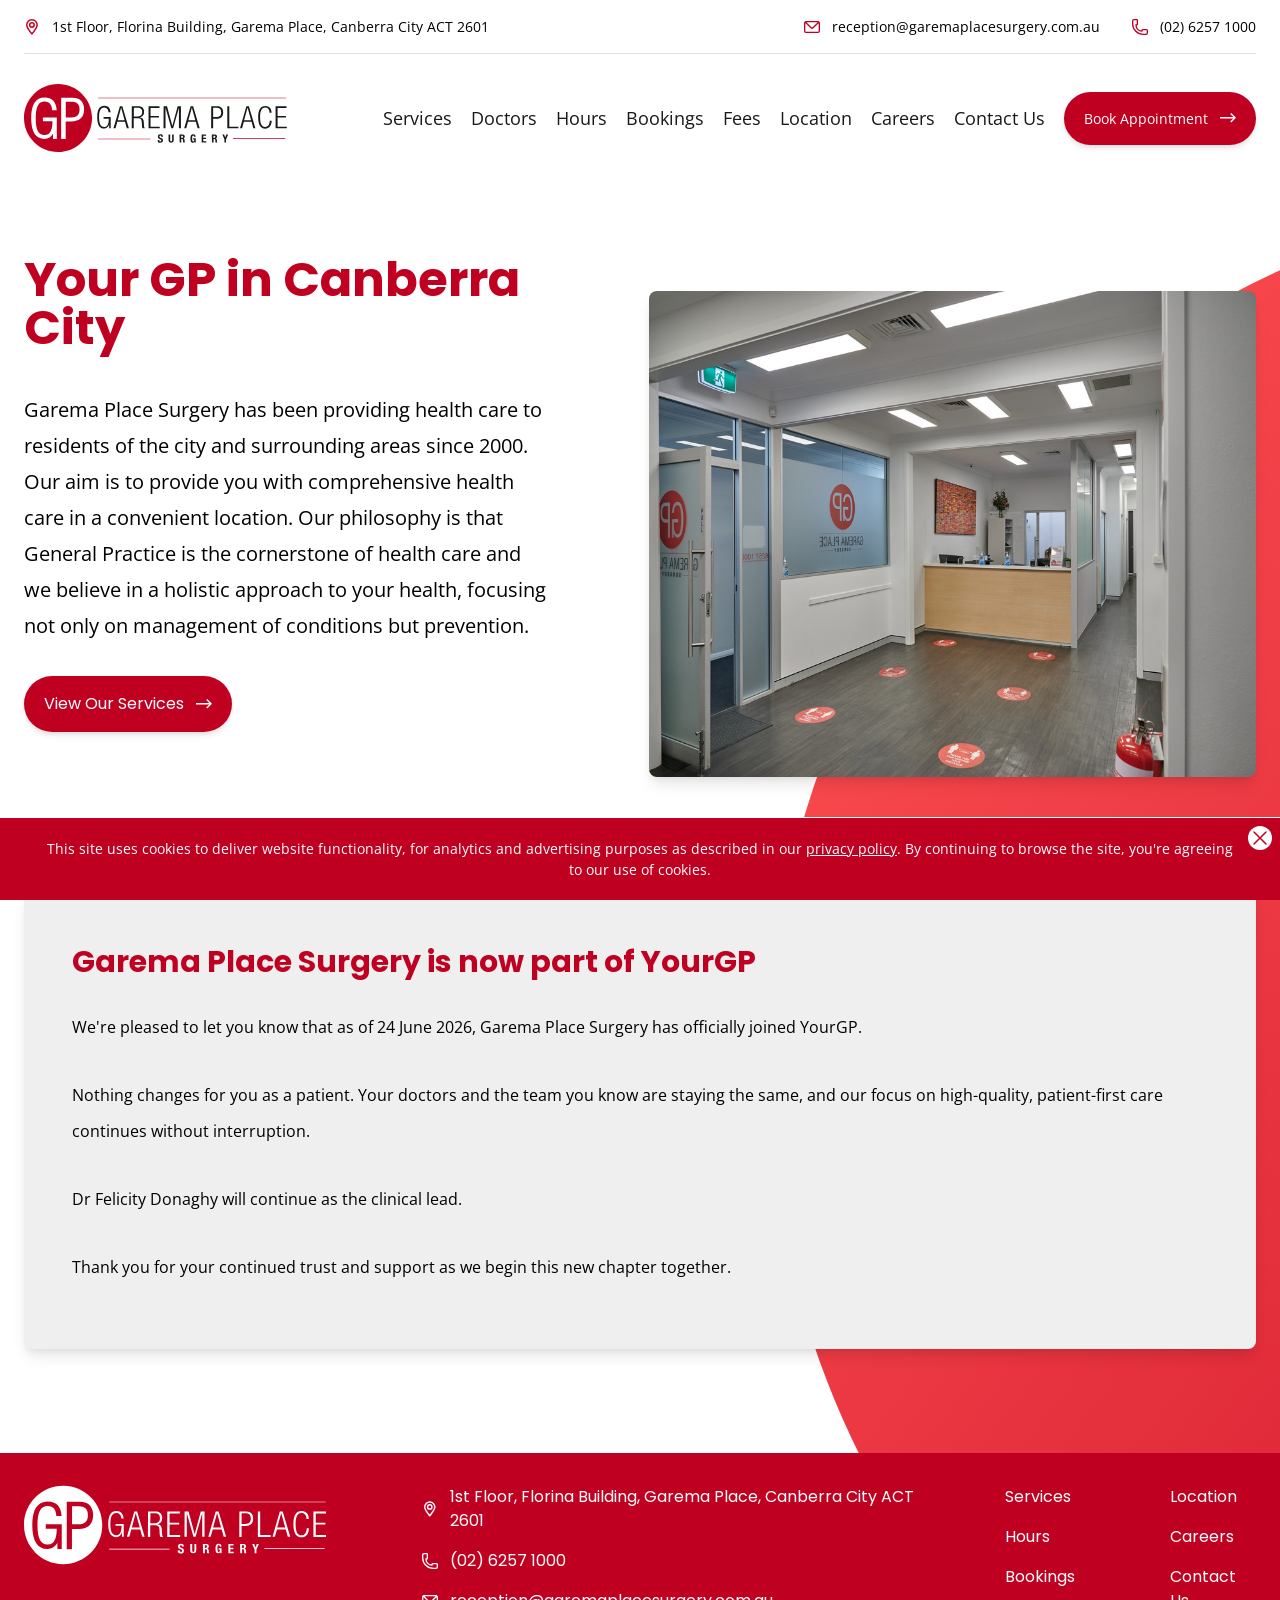
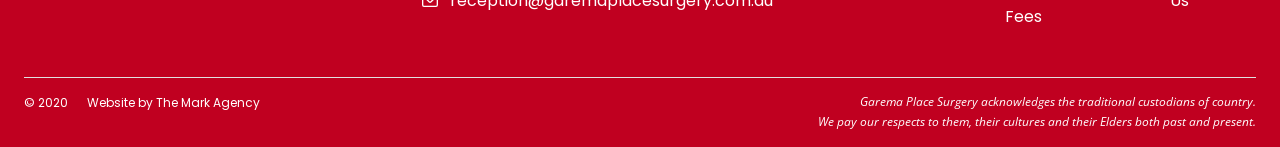
<file: index.html>
<!DOCTYPE html>
<html data-html-server-rendered="true" lang="en" data-vue-tag="%7B%22lang%22:%7B%22ssr%22:%22en%22%7D%7D">
  <head>
    <base href="/">
    <title>Garema Place Surgery</title><meta name="gridsome:hash" content="0c63ae148e321f8ca66addeb3853077a29ee4d1a"><meta data-vue-tag="ssr" charset="utf-8"><meta data-vue-tag="ssr" name="generator" content="Gridsome v0.7.23"><meta data-vue-tag="ssr" data-key="viewport" name="viewport" content="width=device-width, initial-scale=1, viewport-fit=cover"><meta data-vue-tag="ssr" data-key="format-detection" name="format-detection" content="telephone=no"><meta data-vue-tag="ssr" property="og:locale" content="en_AU"><meta data-vue-tag="ssr" property="og:site_name" content="Garema Place Surgery"><meta data-vue-tag="ssr" property="og:title" content="Garema Place Surgery"><meta data-vue-tag="ssr" property="og:description" content="Your GP in Canberra City"><meta data-vue-tag="ssr" property="og:type" content="website"><meta data-vue-tag="ssr" property="og:url" content="https://garemaplacesurgery.com.au/"><meta data-vue-tag="ssr" property="og:image" content="https://garemaplacesurgery.com.au/og-image.png"><meta data-vue-tag="ssr" name="description" content="Garema Place Surgery has been providing health care to residents of
          the city and surrounding areas since 2000. Our aim is to provide you
          with comprehensive health care in a convenient location. We would like
          Garema Place Surgery to be your health care home."><link data-vue-tag="ssr" rel="icon" href="data:,"><link data-vue-tag="ssr" rel="icon" type="image/png" sizes="16x16" href="assets/static/favicon.ce0531f.bbe5ab8837469dd47aa3457339174fcd.png"><link data-vue-tag="ssr" rel="icon" type="image/png" sizes="32x32" href="assets/static/favicon.ac8d93a.bbe5ab8837469dd47aa3457339174fcd.png"><link data-vue-tag="ssr" rel="icon" type="image/png" sizes="96x96" href="assets/static/favicon.b9532cc.bbe5ab8837469dd47aa3457339174fcd.png"><link data-vue-tag="ssr" rel="apple-touch-icon" type="image/png" sizes="76x76" href="assets/static/favicon.f22e9f3.bbe5ab8837469dd47aa3457339174fcd.png"><link data-vue-tag="ssr" rel="apple-touch-icon" type="image/png" sizes="152x152" href="assets/static/favicon.62d22cb.bbe5ab8837469dd47aa3457339174fcd.png"><link data-vue-tag="ssr" rel="apple-touch-icon" type="image/png" sizes="120x120" href="assets/static/favicon.1539b60.bbe5ab8837469dd47aa3457339174fcd.png"><link data-vue-tag="ssr" rel="apple-touch-icon" type="image/png" sizes="167x167" href="assets/static/favicon.dc0cdc5.bbe5ab8837469dd47aa3457339174fcd.png"><link data-vue-tag="ssr" rel="apple-touch-icon" type="image/png" sizes="180x180" href="assets/static/favicon.7b22250.bbe5ab8837469dd47aa3457339174fcd.png"><link data-vue-tag="ssr" rel="preconnect" href="https://fonts.gstatic.com" crossorigin="anonymous"><link data-vue-tag="ssr" rel="preload" as="style" href="https://fonts.googleapis.com/css2?family=Open+Sans
  &amp;family=Poppins:wght@400;600;700&amp;display=swap"><link data-vue-tag="ssr" rel="stylesheet" href="https://fonts.googleapis.com/css2?family=Open+Sans
  &amp;family=Poppins:wght@400;600;700&amp;display=swap"><link rel="preload" href="assets/css/2.styles.778a25a0.css" as="style"><link rel="preload" href="assets/js/app.b4859479.js" as="script"><link rel="prefetch" href="assets/js/page--node-modules--gridsome--app--pages--404-vue.3acfc750.js"><link rel="stylesheet" href="assets/css/2.styles.778a25a0.css"><noscript data-vue-tag="ssr"><style>.g-image--loading{display:none;}</style></noscript>
  </head>
  <body class="home" data-vue-tag="%7B%22class%22:%7B%22ssr%22:%22home%22%7D%7D">
    <div data-server-rendered="true" id="app" class="bg-cover bg-no-repeat transition duration-150 ease-in-out overflow-hidden"><div class="fixed z-50 bottom-0 w-full bg-gps-red bg-opacity-75 border-t border-white text-sm text-white text-center px-10 py-5"><button class="bg-white rounded-full absolute top-0 mt-2 right-0 mr-2"><svg xmlns="http://www.w3.org/2000/svg" fill="none" viewBox="0 0 24 24" stroke-width="1.5" stroke="currentColor" class="w-6 h-6 text-gps-red"><path stroke-linecap="round" stroke-linejoin="round" d="M6 18L18 6M6 6l12 12"></path></svg></button><span>
    This site uses cookies to deliver website functionality, for analytics and
    advertising purposes as described in our
    <a href="contact-us/#privacy" class="underline">privacy policy</a>. By
    continuing to browse the site, you're agreeing to our use of cookies.
  </span></div><div><header class="z-40 fixed w-full transition-none text-sm pb-4 mx-auto bg-white"><div class="max-w-screen-2xl mx-auto px-6"><div class="justify-between py-4 border-gps-gray-light border-b hidden lg:flex"><address class="not-italic flex flex-row items-center leading-1"><svg height="16" viewBox="0 0 16 16" width="16" xmlns="http://www.w3.org/2000/svg" class="mr-3 min-w-10 lg:min-w-0 overflow-hidden"><path d="m0 0h16v16h-16z" fill="none"></path><g fill="#c00020" transform="translate(-314 -651.005)"><path d="m321.941 651.005a5.947 5.947 0 0 0 -5.941 5.94c0 3.06 4.827 8.763 5.377 9.4l.564.656.564-.656c.55-.641 5.377-6.344 5.377-9.4a5.947 5.947 0 0 0 -5.941-5.94zm0 13.7c-1.62-1.995-4.454-5.874-4.454-7.759a4.454 4.454 0 0 1 8.909 0c.004 1.881-2.834 5.763-4.455 7.754z"></path><path d="m322.949 654.969a2.973 2.973 0 1 0 2.973 2.973 2.976 2.976 0 0 0 -2.973-2.973zm0 4.459a1.486 1.486 0 1 1 1.486-1.486 1.487 1.487 0 0 1 -1.486 1.486z" transform="translate(-1.021 -1.018)"></path></g></svg><a href="https://www.google.com/maps/place/?q=place_id:ChIJ46g_HGZNFmsRjPPyOSrYS1o" target="_blank">
    1st Floor, Florina Building, Garema Place, Canberra City ACT 2601
  </a></address><div class="flex flex-row"><a href="mailto:reception@garemaplacesurgery.com.au" class="flex flex-row items-center leading-1 break-words hover:underline lg:mr-8"><svg height="12" viewBox="0 0 16 12" width="16" xmlns="http://www.w3.org/2000/svg" class="mr-3 min-w-10 lg:min-w-0 overflow-hidden"><path d="m1526.9 989.22-.012-.011a1.964 1.964 0 0 0 -.843-.193h-12a1.99 1.99 0 0 0 -.771.155l-.021-.02-.061.063a2 2 0 0 0 -1.147 1.8v8a2 2 0 0 0 2 2h12a2 2 0 0 0 2-2v-8a2 2 0 0 0 -1.145-1.794zm-1.185 1.133-5.11 4.981a.743.743 0 0 1 -1.018 0l-5.107-4.98zm.327 9.333h-12a.667.667 0 0 1 -.667-.667v-7.881l5.28 5.148a2.074 2.074 0 0 0 2.881 0l5.173-5.041v7.773a.667.667 0 0 1 -.666.668z" fill="#c00020" transform="translate(-1512.043 -989.02)"></path></svg>
  reception@<wbr>garemaplacesurgery.com.au
</a><a href="tel:+61262571000" class="flex flex-row items-center leading-1 hover:underline"><svg height="16" viewBox="0 0 16 16" width="16" xmlns="http://www.w3.org/2000/svg" class="mr-3 min-w-10 lg:min-w-0 overflow-hidden"><path d="m86.171 324h-3.009a1.931 1.931 0 0 0 -1.475.385 1.269 1.269 0 0 0 -.35.9 5.34 5.34 0 0 1 -4.625-4.625 1.272 1.272 0 0 0 .905-.351 1.93 1.93 0 0 0 .383-1.472v-3.008a1.93 1.93 0 0 0 -.383-1.475 1.286 1.286 0 0 0 -.951-.354h-2.666a2 2 0 0 0 -2 2v2.667a11.346 11.346 0 0 0 11.333 11.333h2.667a2 2 0 0 0 2-2v-2.667a1.284 1.284 0 0 0 -.354-.95 1.942 1.942 0 0 0 -1.475-.383zm.5 4a.667.667 0 0 1 -.667.667h-2.671a10.011 10.011 0 0 1 -10-10v-2.667a.667.667 0 0 1 .667-.667h2.655a4.366 4.366 0 0 1 .013.485v3.03a4.369 4.369 0 0 1 -.013.485h-1.322v.667a6.674 6.674 0 0 0 6.667 6.667h.667v-1.322c.126-.015.335-.013.485-.013h3.031c.151 0 .359 0 .485.013z" fill="#c00020" transform="translate(-72 -314)"></path></svg>
  (02) 6257 1000
</a></div></div><div class="flex justify-between items-center pt-4"><a href="" aria-current="page" class="mr-6 lg:mr-24 w-auto active--exact active h-16 lg:h-24"><svg xmlns="http://www.w3.org/2000/svg" viewBox="0 0 314 81.3" class="max-w-full h-full"><title>Garema Place Surgery | Your GP in Canberra City</title><path fill="#c00020" fill-rule="evenodd" d="M81.3 40.7c0 22.5-18.2 40.7-40.7 40.7C18.2 81.3 0 63.1 0 40.7S18.2 0 40.7 0c22.4 0 40.6 18.2 40.6 40.7zm-58.7 3.9H34v.4c0 7.3-1.6 16-9.5 16-7.2.1-10.5-6.3-10.5-20s3.3-20 10.5-20c6.6 0 9 5.3 9 9.8v.5H39v-.6c-.6-9.3-5.7-14.4-14.4-14.4-10.7 0-16 8.4-16 24.7S14 65.7 24.5 65.7c4.3-.1 8.3-2.6 10.2-6.5v6.5h4.5V40H22.6zm45.9-24.2c-2.3-2.6-5.9-3.9-10.5-3.9H44.4v49.3h5.4v-21h6.7c9.8 0 15.3-5 15.3-14.2 0-4.4-1.1-7.8-3.3-10.2zM56.7 40h-6.8V21.2h6.8c6.7 0 9.7 2.9 9.7 9.4 0 6.3-3.3 9.4-9.7 9.4z" clip-rule="evenodd"></path><g><path fill="#1a1818" d="M95.1 41.5v-2h8.5v13.4h-1.8v-4.4h-.1c-.6 2.7-3 4.7-5.8 4.8-5.4 0-8.4-4.2-8.4-13.6s3-13.6 8.4-13.6c5 0 7.3 3.3 7.6 7.8H101c0-3.2-1.7-5.8-5.2-5.8-3.8 0-6.1 3.1-6.1 11.6s2.3 11.6 6.1 11.6c3.5 0 5.5-3.2 5.5-9.3v-.6zM114.6 26.6h2.9l7.8 26.3h-2.5l-2.1-7.7h-9.2l-2.1 7.7h-2.5zm5.6 16.6l-4.1-14.8h-.1l-4 14.8zM128.8 26.6h7.9c4.4 0 6.8 2.5 6.8 6.6 0 3.2-1.3 6-4.8 6.7v.1c3.3.3 4.4 2.2 4.5 6.2l.1 2.9c-.1 1.4.3 2.8 1.1 3.9h-2.8c-.5-1.2-.8-2.4-.7-3.7l-.1-2.2c-.1-4.6-1-6.1-5.2-6.1h-4.5v12h-2.4zm2.4 12.3h4.1c3.7 0 5.9-1.7 5.9-5.2 0-3.2-1.4-5.2-5.6-5.2h-4.3zM148.8 26.6h13.1v2h-10.7v9.6h10v2h-10V51h11v2h-13.4zM166.8 26.6h4.1l6.3 23.4h.1l6.3-23.4h3.9v26.3h-2.4V28.8h-.1l-6.8 24.1H176l-6.8-24.1h-.1v24.1h-2.4zM199.1 26.6h3l7.8 26.3h-2.5l-2.1-7.7H196l-2.1 7.7h-2.5zm5.6 16.6l-4.1-14.8h-.1l-4.1 14.8zM223.7 26.6h7.1c5.1 0 7.2 3 7.2 7.5 0 4.1-2 7.5-8 7.5h-4V53h-2.4zm2.3 12.9h4c3.1 0 5.6-1.4 5.6-5.5 0-3.9-2-5.5-5.6-5.5h-4zM242.9 26.6h2.4V51h10.9v2h-13.3zM265.7 26.6h3l7.8 26.3H274l-2.1-7.7h-9.2l-2.1 7.7h-2.5zm5.6 16.6l-4.1-14.8h-.1L263 43.2zM296 44c-.3 6-3.1 9.4-7.8 9.4-5.4 0-8.4-4.2-8.4-13.6s3-13.6 8.4-13.6 7.6 3.8 7.6 8.1h-2.4c0-3.6-1.8-6.1-5.2-6.1-3.8 0-6.1 3.1-6.1 11.6s2.3 11.6 6.1 11.6c3.3 0 5.2-2.8 5.5-7.4zM300.6 26.6h13.1v2H303v9.6h10v2h-10V51h11v2h-13.4zM161.7 66.9v.3c0 .9.3 1.5 1.3 1.5.6 0 1.1-.4 1.2-1.1v-.1c0-.9-.4-1.2-1.7-1.6-1.7-.6-2.5-1.3-2.5-2.9 0-1.9 1.1-2.8 3-2.8 1.7 0 3 .7 3 2.6v.3h-2c0-.9-.3-1.4-1.1-1.4-.5-.1-1 .3-1.1.9v.2c0 .6.2 1 1 1.3l1.5.6c1.1.3 1.9 1.4 1.8 2.6 0 2-1.2 3-3.4 3s-3.1-1-3.1-2.8v-.4zM174.7 60.3V67c0 1 .2 1.7 1.1 1.7S177 68 177 67v-6.7h1.9V67c0 2.5-1.5 3.1-3.1 3.1s-3.1-.5-3.1-3.1v-6.7zM185.8 60.3h3.6c1.3-.2 2.4.7 2.6 2v.5c0 1.3-.5 2.1-1.6 2.4 1.3.2 1.5.9 1.6 2.9 0 1 .1 1.5.4 1.7v.1h-2.1c-.2-.3-.3-.7-.2-1L190 67c0-.8-.4-1.2-1.1-1.2h-1v4.1H186zm2 4.2h.8c.9 0 1.5-.4 1.5-1.4.1-.7-.4-1.3-1-1.3h-1.2zM203.3 63.1c0-.7-.3-1.6-1.1-1.6-.9 0-1.3 1-1.3 3.4 0 2.3.2 3.8 1.3 3.8.7-.1 1.3-.8 1.2-1.5v-1h-1.3v-1.4h3.1V70h-1.4v-1c-.4.7-1.2 1.1-2 1.1-2.4 0-2.9-1.8-2.9-5.1 0-3.2.8-4.9 3.2-4.9 2.1 0 3 1.1 3 3.1zM217.6 60.3v1.6h-3.4v2.3h3.2v1.6h-3.2v2.6h3.6V70h-5.5v-9.6zM224.4 60.3h3.6c1.3-.2 2.4.7 2.6 2v.5c0 1.3-.5 2.1-1.6 2.4 1.3.2 1.5.9 1.6 2.9 0 1 .1 1.5.4 1.7v.1h-2.1c-.2-.3-.3-.7-.2-1l-.1-1.9c0-.8-.4-1.2-1.1-1.2h-1v4.1h-1.9zm1.9 4.2h.8c.7.1 1.3-.4 1.5-1v-.4c.1-.7-.4-1.3-1-1.3h-1.2zM239.1 60.3l1.3 3.7 1.4-3.7h2.1l-2.5 5.9V70h-1.9v-3.8l-2.5-5.9z"></path></g><g><path fill="#c00020" d="M151.1 65.3v.7H88.5v-.7zM313.3 16.4v.7H88.5v-.7zM312.3 64.9v.7h-62.7v-.7z"></path></g></svg></a><div class="xl:w-full text-right"><button type="button" id="nav-icon" class="h-6 relative w-8 xl:hidden p-4 rounded-md focus:outline-none transition duration-150 ease-in-out"><span></span><span></span><span></span><span aria-live="assertive" class="sr-only">
      Open
      Menu
    </span></button><nav class="flex-auto xl:flex flex-col xl:flex-row xl:items-center flex-end xl:justify-between xl:w-full text-gps-black hidden"><div class="group relative"><a href="services/" class="hover:underline mb-5 inline-block xl:mb-0 text-lg hover:text-gps-red">
        Services
      </a><ul class="flyout text-left absolute hidden xl:group-hover:block -ml-4 text-gps-black group"><li><a href="services/#include" class="group shadow-lg rounded-t-lg bg-gps-gray-lightest flex items-center justify-between hover:text-gps-red hover:text-gps-red pt-6 pb-3 px-6 block whitespace-no-wrap transition duration-150 ease-in-out">
            Our services
          </a></li><li><a href="services/#recalls" class="group shadow-lg bg-gps-gray-lightest flex items-center justify-between hover:text-gps-red hover:text-gps-red py-3 px-6 block whitespace-no-wrap transition duration-150 ease-in-out">
            Reminders
          </a></li><li><a href="services/#results" class="group shadow-lg bg-gps-gray-lightest flex items-center justify-between hover:text-gps-red hover:text-gps-red py-3 px-6 block whitespace-no-wrap transition duration-150 ease-in-out">
            Medical results
          </a></li><li><a href="services/#repeat" class="group shadow-lg bg-gps-gray-lightest flex items-center justify-between hover:text-gps-red hover:text-gps-red py-3 px-6 block whitespace-no-wrap transition duration-150 ease-in-out">
            Prescriptions, Repeats &amp; Referrals
          </a></li><li><a href="services/#privacy" class="group shadow-lg rounded-b-lg bg-gps-gray-lightest flex items-center justify-between hover:text-gps-red hover:text-gps-red pb-6 pt-3 px-6 block whitespace-no-wrap transition duration-150 ease-in-out">
            Privacy, AI &amp; Patient Charter
          </a></li></ul></div><a href="doctors/" class="hover:underline mb-5 inline-block xl:mb-0 text-lg hover:text-gps-red">
      Doctors
    </a><a href="hours/" class="hover:underline mb-5 inline-block xl:mb-0 text-lg hover:text-gps-red">
      Hours
    </a><div class="group relative"><a href="bookings/" class="hover:underline mb-5 inline-block xl:mb-0 text-lg hover:text-gps-red">
        Bookings
      </a><ul class="flyout text-left absolute hidden xl:group-hover:block -ml-4 text-gps-black"><li><a href="bookings/#aim" class="group shadow-lg rounded-t-lg bg-gps-gray-lightest flex items-center justify-between hover:text-gps-red hover:text-gps-red pt-6 pb-3 px-6 block whitespace-no-wrap transition duration-150 ease-in-out">
            Our aim
          </a></li><li><a href="bookings/#new-patients" class="group shadow-lg rounded-b-lg bg-gps-gray-lightest flex items-center justify-between hover:text-gps-red hover:text-gps-red pb-6 pt-3 px-6 block whitespace-no-wrap transition duration-150 ease-in-out">
            New patients
          </a></li></ul></div><a href="fees/" class="hover:underline mb-5 inline-block xl:mb-0 text-lg hover:text-gps-red">
      Fees
    </a><a href="location/" class="hover:underline mb-5 inline-block xl:mb-0 text-lg hover:text-gps-red">
      Location
    </a><a href="careers/" class="hover:underline mb-5 inline-block xl:mb-0 text-lg hover:text-gps-red">
      Careers
    </a><div class="group relative"><a href="contact-us/" class="hover:underline mb-5 inline-block xl:mb-0 text-lg hover:text-gps-red">
        Contact Us
      </a><ul class="flyout text-left absolute hidden xl:group-hover:block -ml-4 text-gps-black"><li><a href="contact-us/#privacy" class="group shadow-lg rounded-t-lg bg-gps-gray-lightest flex items-center justify-between hover:text-gps-red hover:text-gps-red pt-6 pb-3 px-6 block whitespace-no-wrap transition duration-150 ease-in-out">
            Privacy and Rights
          </a></li><li><a href="contact-us/#feedback" class="group shadow-lg bg-gps-gray-lightest flex items-center justify-between hover:text-gps-red hover:text-gps-red py-3 px-6 block whitespace-no-wrap transition duration-150 ease-in-out">
            Feedback
          </a></li><li><a href="contact-us/#reviews" class="group shadow-lg rounded-b-lg bg-gps-gray-lightest flex items-center justify-between hover:text-gps-red hover:text-gps-red pb-6 pt-3 px-6 block whitespace-no-wrap transition duration-150 ease-in-out">
            Leave a review
          </a></li></ul></div><a href="bookings/" rel="noopener" class="hover:bg-gps-coral mt-4 xl:mt-0 px-5 py-4 rounded-full transition duration-150 shadow-md flex flex-row items-center leading-0 bg-gps-red text-white">
      Book Appointment
      <svg height="9.533" viewBox="0 0 16 9.533" width="16" xmlns="http://www.w3.org/2000/svg" class="ml-3"><path d="m707.273 752.347 3.064 3.064h-13.288v1.428h13.251l-3.022 3.022 1.009 1.009 4.766-4.766-4.766-4.766z" fill="currentColor" transform="translate(-697.049 -751.338)"></path></svg></a></nav></div></div></div></header></div><div class="w-full max-w-screen-2xl mx-auto p-6 text-gps-black font-poppins pt-40 lg:pt-64"><main><div class="flex flex-col xl:flex-row justify-evenly items-center mb-20"><div class="w-full xl:w-3/5 xl:pr-24 box-border"><h1 class="text-gps-red text-4xl md:text-5xl font-bold leading-none">
          Your GP in Canberra City
        </h1><p class="py-10 text-xl font-sans text-black pb-8 leading-9">
          Garema Place Surgery has been providing health care to residents of
          the city and surrounding areas since 2000. Our aim is to provide you
          with comprehensive health care in a convenient location. Our
          philosophy is that General Practice is the cornerstone of health
          care and we believe in a holistic approach to your health, focusing
          not only on management of conditions but prevention.
        </p><div class="flex flex-col md:flex-row md:space-x-5 mb-20"><a href="services/#include" class="hover:bg-gps-coral inline-block text-white px-5 py-4 rounded-full transition duration-150 ease-in-out shadow-md bg-gps-red items-center justify-between flex my-4 md:my-0 lg:mr-2"><span>View Our Services</span><svg height="9.533" viewBox="0 0 16 9.533" width="16" xmlns="http://www.w3.org/2000/svg" class="ml-3"><path d="m707.273 752.347 3.064 3.064h-13.288v1.428h13.251l-3.022 3.022 1.009 1.009 4.766-4.766-4.766-4.766z" fill="currentColor" transform="translate(-697.049 -751.338)"></path></svg></a></div></div><div class="w-full mt-16 mb-10 xl:my-0 xl:w-3/5"><img alt="" src="photos/landing.jpg" class="object-cover rounded-lg shadow-lg w-full g-image"></div></div><div class="w-full bg-gps-gray-lightest rounded-lg shadow-lg p-8 md:p-12 mb-20"><h2 class="text-gps-red text-2xl md:text-3xl font-bold mb-6">
          Garema Place Surgery is now part of YourGP
        </h2><p class="font-sans text-black leading-9 mb-4">
          We're pleased to let you know that as of 24 June 2026, Garema Place
          Surgery has officially joined YourGP.
        </p><p class="font-sans text-black leading-9 mb-4">
          Nothing changes for you as a patient. Your doctors and the team you
          know are staying the same, and our focus on high-quality,
          patient-first care continues without interruption.
        </p><p class="font-sans text-black leading-9 mb-4">
          Dr Felicity Donaghy will continue as the clinical lead.
        </p><p class="font-sans text-black leading-9">
          Thank you for your continued trust and support as we begin this new
          chapter together.
        </p></div></main></div><footer class="bg-gps-red text-white font-poppins"><div class="w-full max-w-screen-2xl mx-auto border-white px-6"><div class="flex flex-col lg:flex-row justify-between py-8"><a href="" aria-current="page" class="lg:mr-24 h-16 lg:h-20 mb-8 lg:mb-16 lg:mb-0 active--exact active"><svg xmlns="http://www.w3.org/2000/svg" viewBox="0 0 314 81.3" class="max-w-full h-full"><title>Garema Place Surgery | Your GP in Canberra City</title><path fill="#fff" fill-rule="evenodd" d="M81.3 40.7c0 22.5-18.2 40.7-40.7 40.7C18.2 81.3 0 63.1 0 40.7S18.2 0 40.7 0c22.4 0 40.6 18.2 40.6 40.7zm-58.7 3.9H34v.4c0 7.3-1.6 16-9.5 16-7.2.1-10.5-6.3-10.5-20s3.3-20 10.5-20c6.6 0 9 5.3 9 9.8v.5H39v-.6c-.6-9.3-5.7-14.4-14.4-14.4-10.7 0-16 8.4-16 24.7S14 65.7 24.5 65.7c4.3-.1 8.3-2.6 10.2-6.5v6.5h4.5V40H22.6zm45.9-24.2c-2.3-2.6-5.9-3.9-10.5-3.9H44.4v49.3h5.4v-21h6.7c9.8 0 15.3-5 15.3-14.2 0-4.4-1.1-7.8-3.3-10.2zM56.7 40h-6.8V21.2h6.8c6.7 0 9.7 2.9 9.7 9.4 0 6.3-3.3 9.4-9.7 9.4z" clip-rule="evenodd"></path><g><path fill="#fff" d="M95.1 41.5v-2h8.5v13.4h-1.8v-4.4h-.1c-.6 2.7-3 4.7-5.8 4.8-5.4 0-8.4-4.2-8.4-13.6s3-13.6 8.4-13.6c5 0 7.3 3.3 7.6 7.8H101c0-3.2-1.7-5.8-5.2-5.8-3.8 0-6.1 3.1-6.1 11.6s2.3 11.6 6.1 11.6c3.5 0 5.5-3.2 5.5-9.3v-.6zM114.6 26.6h2.9l7.8 26.3h-2.5l-2.1-7.7h-9.2l-2.1 7.7h-2.5zm5.6 16.6l-4.1-14.8h-.1l-4 14.8zM128.8 26.6h7.9c4.4 0 6.8 2.5 6.8 6.6 0 3.2-1.3 6-4.8 6.7v.1c3.3.3 4.4 2.2 4.5 6.2l.1 2.9c-.1 1.4.3 2.8 1.1 3.9h-2.8c-.5-1.2-.8-2.4-.7-3.7l-.1-2.2c-.1-4.6-1-6.1-5.2-6.1h-4.5v12h-2.4zm2.4 12.3h4.1c3.7 0 5.9-1.7 5.9-5.2 0-3.2-1.4-5.2-5.6-5.2h-4.3zM148.8 26.6h13.1v2h-10.7v9.6h10v2h-10V51h11v2h-13.4zM166.8 26.6h4.1l6.3 23.4h.1l6.3-23.4h3.9v26.3h-2.4V28.8h-.1l-6.8 24.1H176l-6.8-24.1h-.1v24.1h-2.4zM199.1 26.6h3l7.8 26.3h-2.5l-2.1-7.7H196l-2.1 7.7h-2.5zm5.6 16.6l-4.1-14.8h-.1l-4.1 14.8zM223.7 26.6h7.1c5.1 0 7.2 3 7.2 7.5 0 4.1-2 7.5-8 7.5h-4V53h-2.4zm2.3 12.9h4c3.1 0 5.6-1.4 5.6-5.5 0-3.9-2-5.5-5.6-5.5h-4zM242.9 26.6h2.4V51h10.9v2h-13.3zM265.7 26.6h3l7.8 26.3H274l-2.1-7.7h-9.2l-2.1 7.7h-2.5zm5.6 16.6l-4.1-14.8h-.1L263 43.2zM296 44c-.3 6-3.1 9.4-7.8 9.4-5.4 0-8.4-4.2-8.4-13.6s3-13.6 8.4-13.6 7.6 3.8 7.6 8.1h-2.4c0-3.6-1.8-6.1-5.2-6.1-3.8 0-6.1 3.1-6.1 11.6s2.3 11.6 6.1 11.6c3.3 0 5.2-2.8 5.5-7.4zM300.6 26.6h13.1v2H303v9.6h10v2h-10V51h11v2h-13.4zM161.7 66.9v.3c0 .9.3 1.5 1.3 1.5.6 0 1.1-.4 1.2-1.1v-.1c0-.9-.4-1.2-1.7-1.6-1.7-.6-2.5-1.3-2.5-2.9 0-1.9 1.1-2.8 3-2.8 1.7 0 3 .7 3 2.6v.3h-2c0-.9-.3-1.4-1.1-1.4-.5-.1-1 .3-1.1.9v.2c0 .6.2 1 1 1.3l1.5.6c1.1.3 1.9 1.4 1.8 2.6 0 2-1.2 3-3.4 3s-3.1-1-3.1-2.8v-.4zM174.7 60.3V67c0 1 .2 1.7 1.1 1.7S177 68 177 67v-6.7h1.9V67c0 2.5-1.5 3.1-3.1 3.1s-3.1-.5-3.1-3.1v-6.7zM185.8 60.3h3.6c1.3-.2 2.4.7 2.6 2v.5c0 1.3-.5 2.1-1.6 2.4 1.3.2 1.5.9 1.6 2.9 0 1 .1 1.5.4 1.7v.1h-2.1c-.2-.3-.3-.7-.2-1L190 67c0-.8-.4-1.2-1.1-1.2h-1v4.1H186zm2 4.2h.8c.9 0 1.5-.4 1.5-1.4.1-.7-.4-1.3-1-1.3h-1.2zM203.3 63.1c0-.7-.3-1.6-1.1-1.6-.9 0-1.3 1-1.3 3.4 0 2.3.2 3.8 1.3 3.8.7-.1 1.3-.8 1.2-1.5v-1h-1.3v-1.4h3.1V70h-1.4v-1c-.4.7-1.2 1.1-2 1.1-2.4 0-2.9-1.8-2.9-5.1 0-3.2.8-4.9 3.2-4.9 2.1 0 3 1.1 3 3.1zM217.6 60.3v1.6h-3.4v2.3h3.2v1.6h-3.2v2.6h3.6V70h-5.5v-9.6zM224.4 60.3h3.6c1.3-.2 2.4.7 2.6 2v.5c0 1.3-.5 2.1-1.6 2.4 1.3.2 1.5.9 1.6 2.9 0 1 .1 1.5.4 1.7v.1h-2.1c-.2-.3-.3-.7-.2-1l-.1-1.9c0-.8-.4-1.2-1.1-1.2h-1v4.1h-1.9zm1.9 4.2h.8c.7.1 1.3-.4 1.5-1v-.4c.1-.7-.4-1.3-1-1.3h-1.2zM239.1 60.3l1.3 3.7 1.4-3.7h2.1l-2.5 5.9V70h-1.9v-3.8l-2.5-5.9z"></path></g><g><path fill="#fff" d="M151.1 65.3v.7H88.5v-.7zM313.3 16.4v.7H88.5v-.7zM312.3 64.9v.7h-62.7v-.7z"></path></g></svg></a><div class="flex flex-col"><address class="not-italic flex flex-row items-center leading-1"><svg height="16" viewBox="0 0 16 16" width="16" xmlns="http://www.w3.org/2000/svg" class="mr-3 min-w-10 lg:min-w-0 overflow-hidden"><path d="m0 0h16v16h-16z" fill="none"></path><g fill="#fff" transform="translate(-314 -651.005)"><path d="m321.941 651.005a5.947 5.947 0 0 0 -5.941 5.94c0 3.06 4.827 8.763 5.377 9.4l.564.656.564-.656c.55-.641 5.377-6.344 5.377-9.4a5.947 5.947 0 0 0 -5.941-5.94zm0 13.7c-1.62-1.995-4.454-5.874-4.454-7.759a4.454 4.454 0 0 1 8.909 0c.004 1.881-2.834 5.763-4.455 7.754z"></path><path d="m322.949 654.969a2.973 2.973 0 1 0 2.973 2.973 2.976 2.976 0 0 0 -2.973-2.973zm0 4.459a1.486 1.486 0 1 1 1.486-1.486 1.487 1.487 0 0 1 -1.486 1.486z" transform="translate(-1.021 -1.018)"></path></g></svg><a href="https://www.google.com/maps/place/?q=place_id:ChIJ46g_HGZNFmsRjPPyOSrYS1o" target="_blank">
    1st Floor, Florina Building, Garema Place, Canberra City ACT 2601
  </a></address><a href="tel:+61262571000" class="flex flex-row items-center leading-1 hover:underline my-4"><svg height="16" viewBox="0 0 16 16" width="16" xmlns="http://www.w3.org/2000/svg" class="mr-3 min-w-10 lg:min-w-0 overflow-hidden"><path d="m86.171 324h-3.009a1.931 1.931 0 0 0 -1.475.385 1.269 1.269 0 0 0 -.35.9 5.34 5.34 0 0 1 -4.625-4.625 1.272 1.272 0 0 0 .905-.351 1.93 1.93 0 0 0 .383-1.472v-3.008a1.93 1.93 0 0 0 -.383-1.475 1.286 1.286 0 0 0 -.951-.354h-2.666a2 2 0 0 0 -2 2v2.667a11.346 11.346 0 0 0 11.333 11.333h2.667a2 2 0 0 0 2-2v-2.667a1.284 1.284 0 0 0 -.354-.95 1.942 1.942 0 0 0 -1.475-.383zm.5 4a.667.667 0 0 1 -.667.667h-2.671a10.011 10.011 0 0 1 -10-10v-2.667a.667.667 0 0 1 .667-.667h2.655a4.366 4.366 0 0 1 .013.485v3.03a4.369 4.369 0 0 1 -.013.485h-1.322v.667a6.674 6.674 0 0 0 6.667 6.667h.667v-1.322c.126-.015.335-.013.485-.013h3.031c.151 0 .359 0 .485.013z" fill="#fff" transform="translate(-72 -314)"></path></svg>
  (02) 6257 1000
</a><a href="mailto:reception@garemaplacesurgery.com.au" class="flex flex-row items-center leading-1 break-words hover:underline"><svg height="12" viewBox="0 0 16 12" width="16" xmlns="http://www.w3.org/2000/svg" class="mr-3 min-w-10 lg:min-w-0 overflow-hidden"><path d="m1526.9 989.22-.012-.011a1.964 1.964 0 0 0 -.843-.193h-12a1.99 1.99 0 0 0 -.771.155l-.021-.02-.061.063a2 2 0 0 0 -1.147 1.8v8a2 2 0 0 0 2 2h12a2 2 0 0 0 2-2v-8a2 2 0 0 0 -1.145-1.794zm-1.185 1.133-5.11 4.981a.743.743 0 0 1 -1.018 0l-5.107-4.98zm.327 9.333h-12a.667.667 0 0 1 -.667-.667v-7.881l5.28 5.148a2.074 2.074 0 0 0 2.881 0l5.173-5.041v7.773a.667.667 0 0 1 -.666.668z" fill="#fff" transform="translate(-1512.043 -989.02)"></path></svg>
  reception@<wbr>garemaplacesurgery.com.au
</a></div><nav class="hidden lg:block"><ul class="list-none" style="columns: 2;"><li class="m-0 pb-4 pl-16"><a href="services/" class="hover:underline">Services</a></li><li class="m-0 pb-4 pl-16"><a href="hours/" class="hover:underline">Hours</a></li><li class="m-0 pb-4 pl-16"><a href="bookings/" class="hover:underline">Bookings</a></li><li class="m-0 pb-4 pl-16"><a href="fees/" class="hover:underline">Fees</a></li><li class="m-0 pb-4 pl-16"><a href="location/" class="hover:underline">Location</a></li><li class="m-0 pb-4 pl-16"><a href="careers/" class="hover:underline">Careers</a></li><li class="m-0 pb-4 pl-16"><a href="contact-us/" class="hover:underline">Contact Us</a></li></ul></nav></div><div class="text-xs py-4 border-gps-gray-light border-t"><p><span class="pr-2">
          © 2020
        </span><span class="pl-2">
          Website by
          <a href="https://themarkagency.com.au/" class="hover:underline">
            The Mark Agency
          </a></span><span class="text-xs italic font-sans leading-relaxed md:text-right flex md:justify-end md:-mt-5">
          Garema Place Surgery acknowledges the traditional custodians of
          country. <br>We pay our respects to them, their cultures and their
          Elders both past and present.
        </span></p></div></div></footer></div>
    <script>window.__INITIAL_STATE__={"data":null,"context":{}};(function(){var s;(s=document.currentScript||document.scripts[document.scripts.length-1]).parentNode.removeChild(s);}());</script><script src="assets/js/app.b4859479.js" defer></script>
  
<script>
(function() {
  function setupCookieBanner() {
    var bannerKey = 'gps-cookie-dismissed';
    var bannerCandidates = document.querySelectorAll('div.fixed.bottom-0');
    bannerCandidates.forEach(function(banner) {
      if (!banner.textContent.includes('cookies') || banner.dataset.cookieWired === '1') return;
      banner.dataset.cookieWired = '1';
      if (localStorage.getItem(bannerKey) === '1') {
        banner.style.display = 'none';
        return;
      }
      var btn = banner.querySelector('button');
      if (btn) {
        btn.addEventListener('click', function(e) {
          e.preventDefault();
          banner.style.display = 'none';
          try { localStorage.setItem(bannerKey, '1'); } catch(_) {}
        });
      }
    });
  }
  if (document.readyState === 'loading') {
    document.addEventListener('DOMContentLoaded', setupCookieBanner);
  } else {
    setupCookieBanner();
  }
  new MutationObserver(setupCookieBanner).observe(document.documentElement, { childList: true, subtree: true });
})();
</script>
<script>
(function() {
  function setupMobileNav() {
    var btn = document.getElementById('nav-icon');
    var nav = btn && btn.nextElementSibling;
    if (!btn || !nav || nav.tagName !== 'NAV' || btn.dataset.navWired === '1') return;
    btn.dataset.navWired = '1';
    var openClasses = ['flex', 'absolute', 'bg-gps-gray-lightest', 'shadow-lg', 'text-right', 'p-8', 'rounded-lg', 'm-6', 'right-0'];
    var label = btn.querySelector('.sr-only');
    btn.addEventListener('click', function() {
      var isOpen = btn.classList.toggle('open');
      nav.classList.toggle('hidden', !isOpen);
      openClasses.forEach(function(c) { nav.classList.toggle(c, isOpen); });
      if (label) label.textContent = (isOpen ? 'Close' : 'Open') + '\n      Menu';
    });
  }
  if (document.readyState === 'loading') {
    document.addEventListener('DOMContentLoaded', setupMobileNav);
  } else {
    setupMobileNav();
  }
})();
</script>
</body>
</html>
</file>
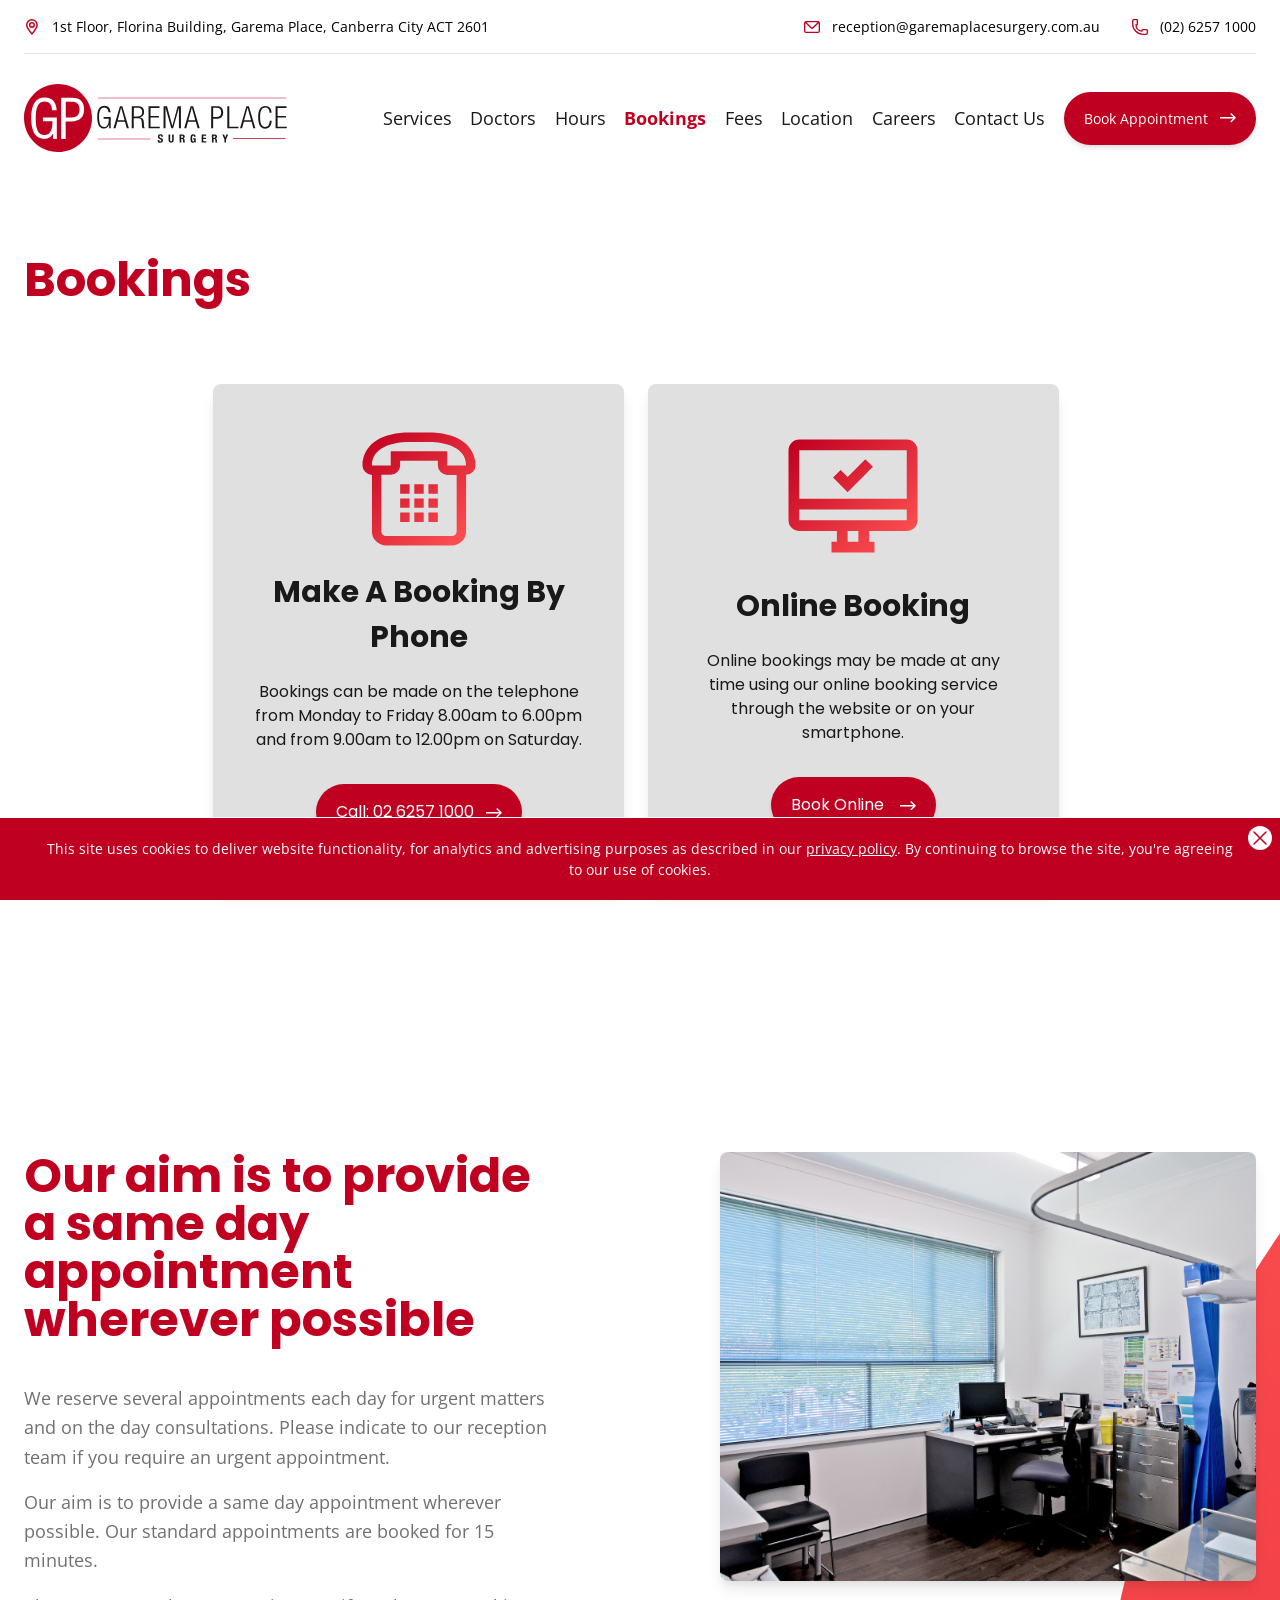
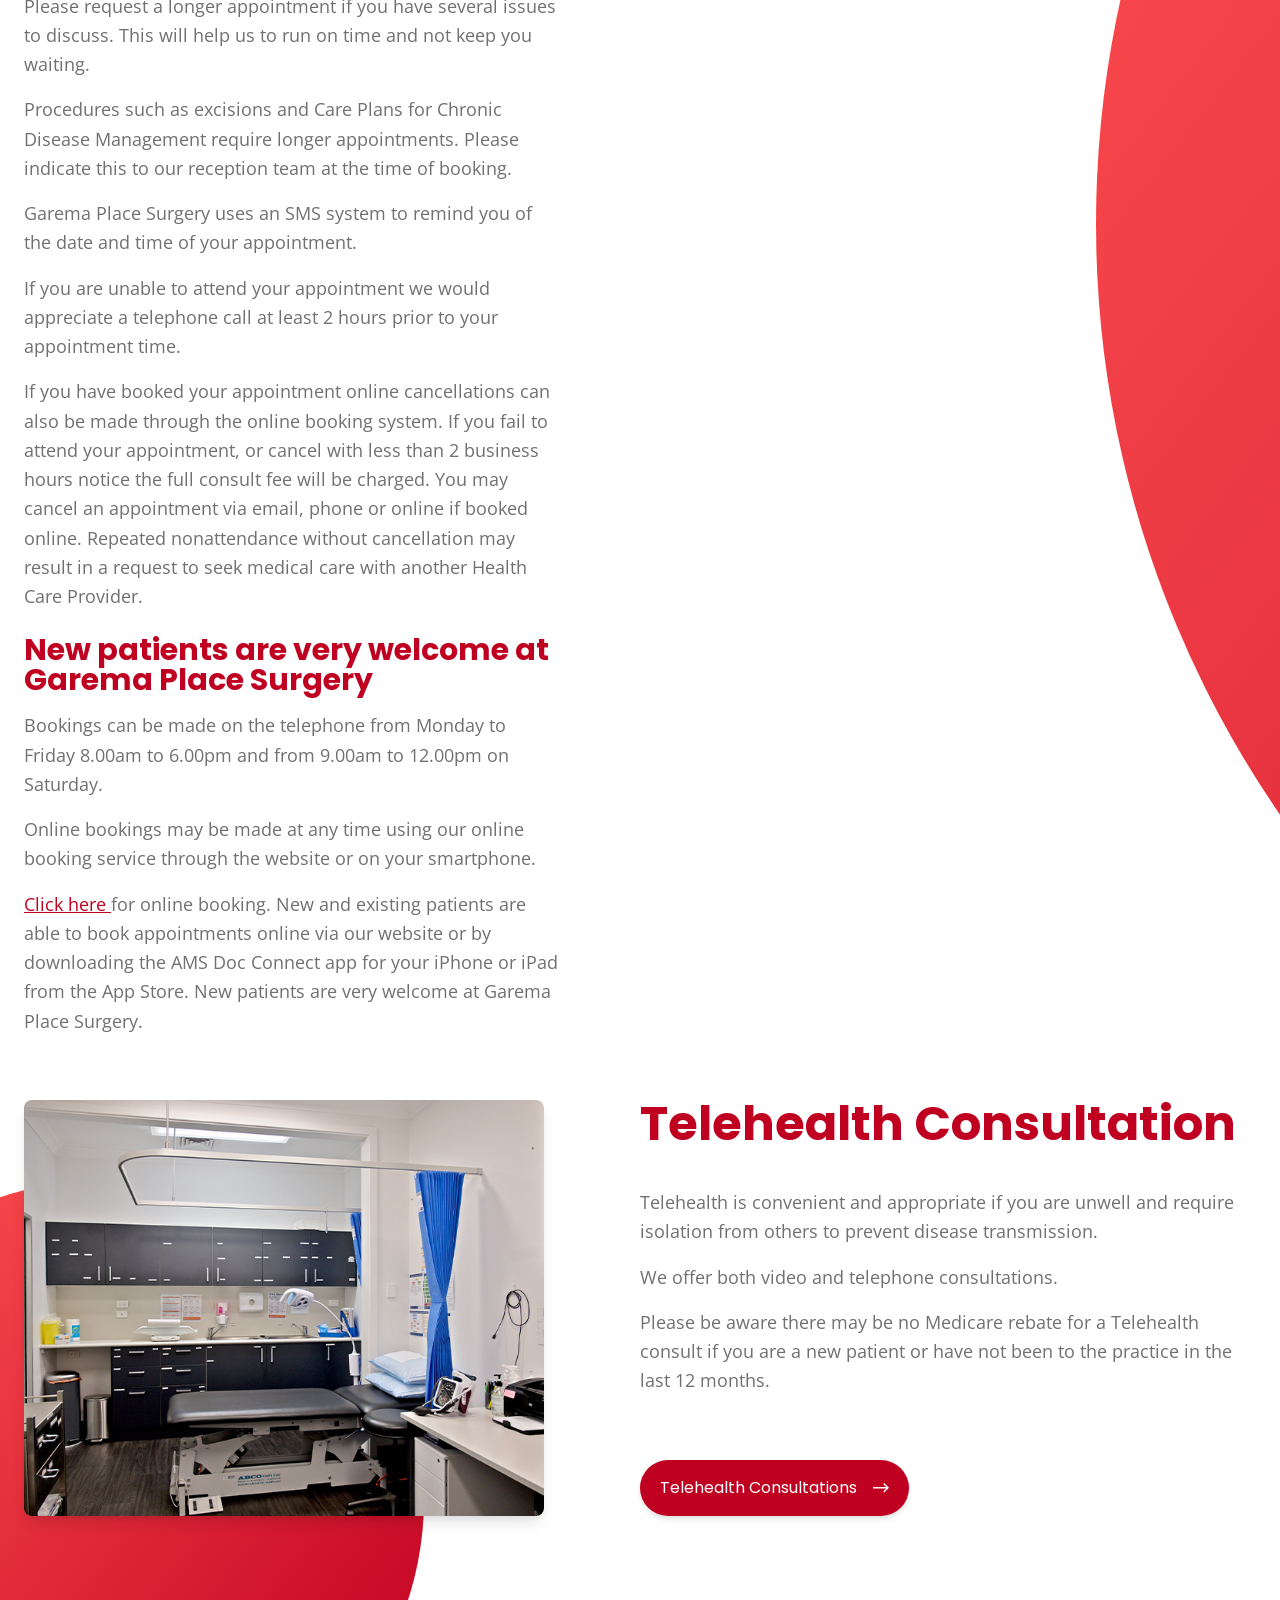
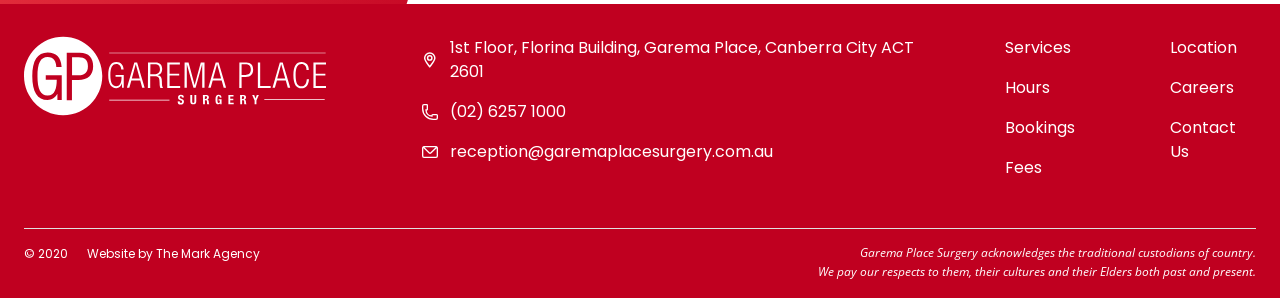
<file: bookings/index.html>
<!DOCTYPE html>
<html data-html-server-rendered="true" lang="en" data-vue-tag="%7B%22lang%22:%7B%22ssr%22:%22en%22%7D%7D">
  <head>
    <base href="/">
    <title>Bookings - Garema Place Surgery | Your GP in Canberra City</title><meta name="gridsome:hash" content="0c63ae148e321f8ca66addeb3853077a29ee4d1a"><meta data-vue-tag="ssr" charset="utf-8"><meta data-vue-tag="ssr" name="generator" content="Gridsome v0.7.23"><meta data-vue-tag="ssr" data-key="viewport" name="viewport" content="width=device-width, initial-scale=1, viewport-fit=cover"><meta data-vue-tag="ssr" data-key="format-detection" name="format-detection" content="telephone=no"><meta data-vue-tag="ssr" property="og:locale" content="en_AU"><meta data-vue-tag="ssr" property="og:site_name" content="Garema Place Surgery"><meta data-vue-tag="ssr" property="og:title" content="Garema Place Surgery"><meta data-vue-tag="ssr" property="og:description" content="Your GP in Canberra City"><meta data-vue-tag="ssr" property="og:type" content="website"><meta data-vue-tag="ssr" property="og:url" content="https://garemaplacesurgery.com.au/"><meta data-vue-tag="ssr" property="og:image" content="https://garemaplacesurgery.com.au/og-image.png"><link data-vue-tag="ssr" rel="icon" href="data:,"><link data-vue-tag="ssr" rel="icon" type="image/png" sizes="16x16" href="assets/static/favicon.ce0531f.bbe5ab8837469dd47aa3457339174fcd.png"><link data-vue-tag="ssr" rel="icon" type="image/png" sizes="32x32" href="assets/static/favicon.ac8d93a.bbe5ab8837469dd47aa3457339174fcd.png"><link data-vue-tag="ssr" rel="icon" type="image/png" sizes="96x96" href="assets/static/favicon.b9532cc.bbe5ab8837469dd47aa3457339174fcd.png"><link data-vue-tag="ssr" rel="apple-touch-icon" type="image/png" sizes="76x76" href="assets/static/favicon.f22e9f3.bbe5ab8837469dd47aa3457339174fcd.png"><link data-vue-tag="ssr" rel="apple-touch-icon" type="image/png" sizes="152x152" href="assets/static/favicon.62d22cb.bbe5ab8837469dd47aa3457339174fcd.png"><link data-vue-tag="ssr" rel="apple-touch-icon" type="image/png" sizes="120x120" href="assets/static/favicon.1539b60.bbe5ab8837469dd47aa3457339174fcd.png"><link data-vue-tag="ssr" rel="apple-touch-icon" type="image/png" sizes="167x167" href="assets/static/favicon.dc0cdc5.bbe5ab8837469dd47aa3457339174fcd.png"><link data-vue-tag="ssr" rel="apple-touch-icon" type="image/png" sizes="180x180" href="assets/static/favicon.7b22250.bbe5ab8837469dd47aa3457339174fcd.png"><link data-vue-tag="ssr" rel="preconnect" href="https://fonts.gstatic.com" crossorigin="anonymous"><link data-vue-tag="ssr" rel="preload" as="style" href="https://fonts.googleapis.com/css2?family=Open+Sans
  &amp;family=Poppins:wght@400;600;700&amp;display=swap"><link data-vue-tag="ssr" rel="stylesheet" href="https://fonts.googleapis.com/css2?family=Open+Sans
  &amp;family=Poppins:wght@400;600;700&amp;display=swap"><link rel="preload" href="assets/css/2.styles.778a25a0.css" as="style"><link rel="preload" href="assets/js/app.b4859479.js" as="script"><link rel="prefetch" href="assets/js/page--node-modules--gridsome--app--pages--404-vue.3acfc750.js"><link rel="stylesheet" href="assets/css/2.styles.778a25a0.css"><noscript data-vue-tag="ssr"><style>.g-image--loading{display:none;}</style></noscript>
  </head>
  <body class="bookings" data-vue-tag="%7B%22class%22:%7B%22ssr%22:%22bookings%22%7D%7D">
    <div data-server-rendered="true" id="app" class="bg-cover bg-no-repeat transition duration-150 ease-in-out overflow-hidden"><div class="fixed z-50 bottom-0 w-full bg-gps-red bg-opacity-75 border-t border-white text-sm text-white text-center px-10 py-5"><button class="bg-white rounded-full absolute top-0 mt-2 right-0 mr-2"><svg xmlns="http://www.w3.org/2000/svg" fill="none" viewBox="0 0 24 24" stroke-width="1.5" stroke="currentColor" class="w-6 h-6 text-gps-red"><path stroke-linecap="round" stroke-linejoin="round" d="M6 18L18 6M6 6l12 12"></path></svg></button><span>
    This site uses cookies to deliver website functionality, for analytics and
    advertising purposes as described in our
    <a href="contact-us/#privacy" class="underline">privacy policy</a>. By
    continuing to browse the site, you're agreeing to our use of cookies.
  </span></div><div><header class="z-40 fixed w-full transition-none text-sm pb-4 mx-auto bg-white"><div class="max-w-screen-2xl mx-auto px-6"><div class="justify-between py-4 border-gps-gray-light border-b hidden lg:flex"><address class="not-italic flex flex-row items-center leading-1"><svg height="16" viewBox="0 0 16 16" width="16" xmlns="http://www.w3.org/2000/svg" class="mr-3 min-w-10 lg:min-w-0 overflow-hidden"><path d="m0 0h16v16h-16z" fill="none"></path><g fill="#c00020" transform="translate(-314 -651.005)"><path d="m321.941 651.005a5.947 5.947 0 0 0 -5.941 5.94c0 3.06 4.827 8.763 5.377 9.4l.564.656.564-.656c.55-.641 5.377-6.344 5.377-9.4a5.947 5.947 0 0 0 -5.941-5.94zm0 13.7c-1.62-1.995-4.454-5.874-4.454-7.759a4.454 4.454 0 0 1 8.909 0c.004 1.881-2.834 5.763-4.455 7.754z"></path><path d="m322.949 654.969a2.973 2.973 0 1 0 2.973 2.973 2.976 2.976 0 0 0 -2.973-2.973zm0 4.459a1.486 1.486 0 1 1 1.486-1.486 1.487 1.487 0 0 1 -1.486 1.486z" transform="translate(-1.021 -1.018)"></path></g></svg><a href="https://www.google.com/maps/place/?q=place_id:ChIJ46g_HGZNFmsRjPPyOSrYS1o" target="_blank">
    1st Floor, Florina Building, Garema Place, Canberra City ACT 2601
  </a></address><div class="flex flex-row"><a href="mailto:reception@garemaplacesurgery.com.au" class="flex flex-row items-center leading-1 break-words hover:underline lg:mr-8"><svg height="12" viewBox="0 0 16 12" width="16" xmlns="http://www.w3.org/2000/svg" class="mr-3 min-w-10 lg:min-w-0 overflow-hidden"><path d="m1526.9 989.22-.012-.011a1.964 1.964 0 0 0 -.843-.193h-12a1.99 1.99 0 0 0 -.771.155l-.021-.02-.061.063a2 2 0 0 0 -1.147 1.8v8a2 2 0 0 0 2 2h12a2 2 0 0 0 2-2v-8a2 2 0 0 0 -1.145-1.794zm-1.185 1.133-5.11 4.981a.743.743 0 0 1 -1.018 0l-5.107-4.98zm.327 9.333h-12a.667.667 0 0 1 -.667-.667v-7.881l5.28 5.148a2.074 2.074 0 0 0 2.881 0l5.173-5.041v7.773a.667.667 0 0 1 -.666.668z" fill="#c00020" transform="translate(-1512.043 -989.02)"></path></svg>
  reception@<wbr>garemaplacesurgery.com.au
</a><a href="tel:+61262571000" class="flex flex-row items-center leading-1 hover:underline"><svg height="16" viewBox="0 0 16 16" width="16" xmlns="http://www.w3.org/2000/svg" class="mr-3 min-w-10 lg:min-w-0 overflow-hidden"><path d="m86.171 324h-3.009a1.931 1.931 0 0 0 -1.475.385 1.269 1.269 0 0 0 -.35.9 5.34 5.34 0 0 1 -4.625-4.625 1.272 1.272 0 0 0 .905-.351 1.93 1.93 0 0 0 .383-1.472v-3.008a1.93 1.93 0 0 0 -.383-1.475 1.286 1.286 0 0 0 -.951-.354h-2.666a2 2 0 0 0 -2 2v2.667a11.346 11.346 0 0 0 11.333 11.333h2.667a2 2 0 0 0 2-2v-2.667a1.284 1.284 0 0 0 -.354-.95 1.942 1.942 0 0 0 -1.475-.383zm.5 4a.667.667 0 0 1 -.667.667h-2.671a10.011 10.011 0 0 1 -10-10v-2.667a.667.667 0 0 1 .667-.667h2.655a4.366 4.366 0 0 1 .013.485v3.03a4.369 4.369 0 0 1 -.013.485h-1.322v.667a6.674 6.674 0 0 0 6.667 6.667h.667v-1.322c.126-.015.335-.013.485-.013h3.031c.151 0 .359 0 .485.013z" fill="#c00020" transform="translate(-72 -314)"></path></svg>
  (02) 6257 1000
</a></div></div><div class="flex justify-between items-center pt-4"><a href="" class="mr-6 lg:mr-24 w-auto active h-16 lg:h-24"><svg xmlns="http://www.w3.org/2000/svg" viewBox="0 0 314 81.3" class="max-w-full h-full"><title>Garema Place Surgery | Your GP in Canberra City</title><path fill="#c00020" fill-rule="evenodd" d="M81.3 40.7c0 22.5-18.2 40.7-40.7 40.7C18.2 81.3 0 63.1 0 40.7S18.2 0 40.7 0c22.4 0 40.6 18.2 40.6 40.7zm-58.7 3.9H34v.4c0 7.3-1.6 16-9.5 16-7.2.1-10.5-6.3-10.5-20s3.3-20 10.5-20c6.6 0 9 5.3 9 9.8v.5H39v-.6c-.6-9.3-5.7-14.4-14.4-14.4-10.7 0-16 8.4-16 24.7S14 65.7 24.5 65.7c4.3-.1 8.3-2.6 10.2-6.5v6.5h4.5V40H22.6zm45.9-24.2c-2.3-2.6-5.9-3.9-10.5-3.9H44.4v49.3h5.4v-21h6.7c9.8 0 15.3-5 15.3-14.2 0-4.4-1.1-7.8-3.3-10.2zM56.7 40h-6.8V21.2h6.8c6.7 0 9.7 2.9 9.7 9.4 0 6.3-3.3 9.4-9.7 9.4z" clip-rule="evenodd"></path><g><path fill="#1a1818" d="M95.1 41.5v-2h8.5v13.4h-1.8v-4.4h-.1c-.6 2.7-3 4.7-5.8 4.8-5.4 0-8.4-4.2-8.4-13.6s3-13.6 8.4-13.6c5 0 7.3 3.3 7.6 7.8H101c0-3.2-1.7-5.8-5.2-5.8-3.8 0-6.1 3.1-6.1 11.6s2.3 11.6 6.1 11.6c3.5 0 5.5-3.2 5.5-9.3v-.6zM114.6 26.6h2.9l7.8 26.3h-2.5l-2.1-7.7h-9.2l-2.1 7.7h-2.5zm5.6 16.6l-4.1-14.8h-.1l-4 14.8zM128.8 26.6h7.9c4.4 0 6.8 2.5 6.8 6.6 0 3.2-1.3 6-4.8 6.7v.1c3.3.3 4.4 2.2 4.5 6.2l.1 2.9c-.1 1.4.3 2.8 1.1 3.9h-2.8c-.5-1.2-.8-2.4-.7-3.7l-.1-2.2c-.1-4.6-1-6.1-5.2-6.1h-4.5v12h-2.4zm2.4 12.3h4.1c3.7 0 5.9-1.7 5.9-5.2 0-3.2-1.4-5.2-5.6-5.2h-4.3zM148.8 26.6h13.1v2h-10.7v9.6h10v2h-10V51h11v2h-13.4zM166.8 26.6h4.1l6.3 23.4h.1l6.3-23.4h3.9v26.3h-2.4V28.8h-.1l-6.8 24.1H176l-6.8-24.1h-.1v24.1h-2.4zM199.1 26.6h3l7.8 26.3h-2.5l-2.1-7.7H196l-2.1 7.7h-2.5zm5.6 16.6l-4.1-14.8h-.1l-4.1 14.8zM223.7 26.6h7.1c5.1 0 7.2 3 7.2 7.5 0 4.1-2 7.5-8 7.5h-4V53h-2.4zm2.3 12.9h4c3.1 0 5.6-1.4 5.6-5.5 0-3.9-2-5.5-5.6-5.5h-4zM242.9 26.6h2.4V51h10.9v2h-13.3zM265.7 26.6h3l7.8 26.3H274l-2.1-7.7h-9.2l-2.1 7.7h-2.5zm5.6 16.6l-4.1-14.8h-.1L263 43.2zM296 44c-.3 6-3.1 9.4-7.8 9.4-5.4 0-8.4-4.2-8.4-13.6s3-13.6 8.4-13.6 7.6 3.8 7.6 8.1h-2.4c0-3.6-1.8-6.1-5.2-6.1-3.8 0-6.1 3.1-6.1 11.6s2.3 11.6 6.1 11.6c3.3 0 5.2-2.8 5.5-7.4zM300.6 26.6h13.1v2H303v9.6h10v2h-10V51h11v2h-13.4zM161.7 66.9v.3c0 .9.3 1.5 1.3 1.5.6 0 1.1-.4 1.2-1.1v-.1c0-.9-.4-1.2-1.7-1.6-1.7-.6-2.5-1.3-2.5-2.9 0-1.9 1.1-2.8 3-2.8 1.7 0 3 .7 3 2.6v.3h-2c0-.9-.3-1.4-1.1-1.4-.5-.1-1 .3-1.1.9v.2c0 .6.2 1 1 1.3l1.5.6c1.1.3 1.9 1.4 1.8 2.6 0 2-1.2 3-3.4 3s-3.1-1-3.1-2.8v-.4zM174.7 60.3V67c0 1 .2 1.7 1.1 1.7S177 68 177 67v-6.7h1.9V67c0 2.5-1.5 3.1-3.1 3.1s-3.1-.5-3.1-3.1v-6.7zM185.8 60.3h3.6c1.3-.2 2.4.7 2.6 2v.5c0 1.3-.5 2.1-1.6 2.4 1.3.2 1.5.9 1.6 2.9 0 1 .1 1.5.4 1.7v.1h-2.1c-.2-.3-.3-.7-.2-1L190 67c0-.8-.4-1.2-1.1-1.2h-1v4.1H186zm2 4.2h.8c.9 0 1.5-.4 1.5-1.4.1-.7-.4-1.3-1-1.3h-1.2zM203.3 63.1c0-.7-.3-1.6-1.1-1.6-.9 0-1.3 1-1.3 3.4 0 2.3.2 3.8 1.3 3.8.7-.1 1.3-.8 1.2-1.5v-1h-1.3v-1.4h3.1V70h-1.4v-1c-.4.7-1.2 1.1-2 1.1-2.4 0-2.9-1.8-2.9-5.1 0-3.2.8-4.9 3.2-4.9 2.1 0 3 1.1 3 3.1zM217.6 60.3v1.6h-3.4v2.3h3.2v1.6h-3.2v2.6h3.6V70h-5.5v-9.6zM224.4 60.3h3.6c1.3-.2 2.4.7 2.6 2v.5c0 1.3-.5 2.1-1.6 2.4 1.3.2 1.5.9 1.6 2.9 0 1 .1 1.5.4 1.7v.1h-2.1c-.2-.3-.3-.7-.2-1l-.1-1.9c0-.8-.4-1.2-1.1-1.2h-1v4.1h-1.9zm1.9 4.2h.8c.7.1 1.3-.4 1.5-1v-.4c.1-.7-.4-1.3-1-1.3h-1.2zM239.1 60.3l1.3 3.7 1.4-3.7h2.1l-2.5 5.9V70h-1.9v-3.8l-2.5-5.9z"></path></g><g><path fill="#c00020" d="M151.1 65.3v.7H88.5v-.7zM313.3 16.4v.7H88.5v-.7zM312.3 64.9v.7h-62.7v-.7z"></path></g></svg></a><div class="xl:w-full text-right"><button type="button" id="nav-icon" class="h-6 relative w-8 xl:hidden p-4 rounded-md focus:outline-none transition duration-150 ease-in-out"><span></span><span></span><span></span><span aria-live="assertive" class="sr-only">
      Open
      Menu
    </span></button><nav class="flex-auto xl:flex flex-col xl:flex-row xl:items-center flex-end xl:justify-between xl:w-full text-gps-black hidden"><div class="group relative"><a href="services/" class="hover:underline mb-5 inline-block xl:mb-0 text-lg hover:text-gps-red">
        Services
      </a><ul class="flyout text-left absolute hidden xl:group-hover:block -ml-4 text-gps-black group"><li><a href="services/#include" class="group shadow-lg rounded-t-lg bg-gps-gray-lightest flex items-center justify-between hover:text-gps-red hover:text-gps-red pt-6 pb-3 px-6 block whitespace-no-wrap transition duration-150 ease-in-out">
            Our services
          </a></li><li><a href="services/#recalls" class="group shadow-lg bg-gps-gray-lightest flex items-center justify-between hover:text-gps-red hover:text-gps-red py-3 px-6 block whitespace-no-wrap transition duration-150 ease-in-out">
            Reminders
          </a></li><li><a href="services/#results" class="group shadow-lg bg-gps-gray-lightest flex items-center justify-between hover:text-gps-red hover:text-gps-red py-3 px-6 block whitespace-no-wrap transition duration-150 ease-in-out">
            Medical results
          </a></li><li><a href="services/#repeat" class="group shadow-lg bg-gps-gray-lightest flex items-center justify-between hover:text-gps-red hover:text-gps-red py-3 px-6 block whitespace-no-wrap transition duration-150 ease-in-out">
            Prescriptions, Repeats &amp; Referrals
          </a></li><li><a href="services/#privacy" class="group shadow-lg rounded-b-lg bg-gps-gray-lightest flex items-center justify-between hover:text-gps-red hover:text-gps-red pb-6 pt-3 px-6 block whitespace-no-wrap transition duration-150 ease-in-out">
            Privacy, AI &amp; Patient Charter
          </a></li></ul></div><a href="doctors/" class="hover:underline mb-5 inline-block xl:mb-0 text-lg hover:text-gps-red">
      Doctors
    </a><a href="hours/" class="hover:underline mb-5 inline-block xl:mb-0 text-lg hover:text-gps-red">
      Hours
    </a><div class="group relative"><a href="../bookings/" aria-current="page" class="hover:underline mb-5 inline-block xl:mb-0 text-lg active--exact text-gps-red font-bold hover:text-gps-red">
        Bookings
      </a><ul class="flyout text-left absolute hidden xl:group-hover:block -ml-4 text-gps-black"><li><a href="../bookings/#aim" class="group shadow-lg rounded-t-lg bg-gps-gray-lightest flex items-center justify-between hover:text-gps-red hover:text-gps-red pt-6 pb-3 px-6 block whitespace-no-wrap transition duration-150 ease-in-out">
            Our aim
          </a></li><li><a href="../bookings/#new-patients" class="group shadow-lg rounded-b-lg bg-gps-gray-lightest flex items-center justify-between hover:text-gps-red hover:text-gps-red pb-6 pt-3 px-6 block whitespace-no-wrap transition duration-150 ease-in-out">
            New patients
          </a></li></ul></div><a href="fees/" class="hover:underline mb-5 inline-block xl:mb-0 text-lg hover:text-gps-red">
      Fees
    </a><a href="location/" class="hover:underline mb-5 inline-block xl:mb-0 text-lg hover:text-gps-red">
      Location
    </a><a href="careers/" class="hover:underline mb-5 inline-block xl:mb-0 text-lg hover:text-gps-red">
      Careers
    </a><div class="group relative"><a href="contact-us/" class="hover:underline mb-5 inline-block xl:mb-0 text-lg hover:text-gps-red">
        Contact Us
      </a><ul class="flyout text-left absolute hidden xl:group-hover:block -ml-4 text-gps-black"><li><a href="contact-us/#privacy" class="group shadow-lg rounded-t-lg bg-gps-gray-lightest flex items-center justify-between hover:text-gps-red hover:text-gps-red pt-6 pb-3 px-6 block whitespace-no-wrap transition duration-150 ease-in-out">
            Privacy and Rights
          </a></li><li><a href="contact-us/#feedback" class="group shadow-lg bg-gps-gray-lightest flex items-center justify-between hover:text-gps-red hover:text-gps-red py-3 px-6 block whitespace-no-wrap transition duration-150 ease-in-out">
            Feedback
          </a></li><li><a href="contact-us/#reviews" class="group shadow-lg rounded-b-lg bg-gps-gray-lightest flex items-center justify-between hover:text-gps-red hover:text-gps-red pb-6 pt-3 px-6 block whitespace-no-wrap transition duration-150 ease-in-out">
            Leave a review
          </a></li></ul></div><a href="../bookings/" rel="noopener" class="hover:bg-gps-coral mt-4 xl:mt-0 px-5 py-4 rounded-full transition duration-150 shadow-md flex flex-row items-center leading-0 bg-gps-red text-white">
      Book Appointment
      <svg height="9.533" viewBox="0 0 16 9.533" width="16" xmlns="http://www.w3.org/2000/svg" class="ml-3"><path d="m707.273 752.347 3.064 3.064h-13.288v1.428h13.251l-3.022 3.022 1.009 1.009 4.766-4.766-4.766-4.766z" fill="currentColor" transform="translate(-697.049 -751.338)"></path></svg></a></nav></div></div></div></header></div><div class="w-full max-w-screen-2xl mx-auto p-6 text-gps-black font-poppins pt-40 lg:pt-64"><main><h1 class="text-gps-red text-3xl md:text-5xl font-bold leading-none mb-20">
      Bookings
    </h1><div class="flex flex-col xl:flex-row pb-16 justify-center"><div class="bg-gps-gray-light rounded-lg text-center shadow-lg px-10 py-12 xl:mr-4 mb-10 flex flex-col items-center justify-center xl:w-1/3"><img src="icons/phone.svg" class="h-18 w-18 pb-6 m-auto pb-6 g-image"><h2 class="text-3xl font-bold capitalize max-w-full">
          Make a booking by phone
        </h2><p class="py-5 max-w-full">
          Bookings can be made on the telephone from Monday to Friday 8.00am
          to 6.00pm and from 9.00am to 12.00pm on Saturday.
        </p><a href="tel:+61262571000" class="hover:bg-gps-coral px-5 py-4 rounded-full transition duration-150 shadow-md leading-0 bg-gps-red text-white mt-3 m-auto"><span class="lg:hidden">Book Over Phone</span><span class="hidden lg:inline">Call: 02 6257 1000</span><svg height="9.533" viewBox="0 0 16 9.533" width="16" xmlns="http://www.w3.org/2000/svg" class="ml-3 inline-flex"><path d="m707.273 752.347 3.064 3.064h-13.288v1.428h13.251l-3.022 3.022 1.009 1.009 4.766-4.766-4.766-4.766z" fill="currentColor" transform="translate(-697.049 -751.338)"></path></svg></a></div><div class="bg-gps-gray-light rounded-lg text-center shadow-lg px-10 py-12 xl:mx-2 mb-10 flex flex-col items-center justify-center xl:w-1/3"><img src="icons/computer.svg" class="h-18 w-18 pb-6 m-auto pb-6 g-image"><h2 class="text-3xl font-bold capitalize max-w-full">
          Online booking
        </h2><p class="py-5 max-w-full">
          Online bookings may be made at any time using our online booking
          service through the website or on your smartphone.
        </p><a href="https://automedsystems.com.au/ams/clinics/40/garema-place-surgery-canberra-city-2601/doctors/" target="_blank" rel="noopener" class="hover:bg-gps-coral px-5 py-4 rounded-full transition duration-150 shadow-md leading-0 bg-gps-red text-white mt-3 m-auto">
          Book Online
          <svg height="9.533" viewBox="0 0 16 9.533" width="16" xmlns="http://www.w3.org/2000/svg" class="ml-3 inline-flex"><path d="m707.273 752.347 3.064 3.064h-13.288v1.428h13.251l-3.022 3.022 1.009 1.009 4.766-4.766-4.766-4.766z" fill="currentColor" transform="translate(-697.049 -751.338)"></path></svg></a></div></div><div id="aim" class="flex flex-col xl:flex-row justify-evenly pt-16 xl:pt-40 relative large-dot"><div class="w-full xl:w-1/2 box-border"><h2 class="text-gps-red text-3xl md:text-5xl font-bold leading-none pb-10">
          Our aim is to provide a same day appointment wherever possible
        </h2><p class="text-lg font-sans text-gps-gray leading-relaxed">
          We reserve several appointments each day for urgent matters and on
          the day consultations. Please indicate to our reception team if you
          require an urgent appointment.
        </p><p class="text-lg font-sans text-gps-gray leading-relaxed">
          Our aim is to provide a same day appointment wherever possible. Our
          standard appointments are booked for 15 minutes.
        </p><p class="text-lg font-sans text-gps-gray leading-relaxed">
          Please request a longer appointment if you have several issues to
          discuss. This will help us to run on time and not keep you waiting.
        </p><p class="text-lg font-sans text-gps-gray leading-relaxed">
          Procedures such as excisions and Care Plans for Chronic Disease
          Management require longer appointments. Please indicate this to our
          reception team at the time of booking.
        </p><p class="text-lg font-sans text-gps-gray leading-relaxed">
          Garema Place Surgery uses an SMS system to remind you of the date
          and time of your appointment.
        </p><p class="text-lg font-sans text-gps-gray leading-relaxed">
          If you are unable to attend your appointment we would appreciate a
          telephone call at least 2 hours prior to your appointment time.
        </p><p class="text-lg font-sans text-gps-gray leading-relaxed">
          If you have booked your appointment online cancellations can also be
          made through the online booking system. If you fail to attend your
          appointment, or cancel with less than 2 business hours notice the
          full consult fee will be charged. You may cancel an appointment via
          email, phone or online if booked online. Repeated nonattendance
          without cancellation may result in a request to seek medical care
          with another Health Care Provider.
        </p><div class="pt-2 lg:pb-12"><h2 class="text-gps-red text-3xl pb-4 font-bold leading-none">
            New patients are very welcome at Garema Place Surgery
          </h2><p class="text-lg font-sans text-gps-gray leading-relaxed">
            Bookings can be made on the telephone from Monday to Friday 8.00am
            to 6.00pm and from 9.00am to 12.00pm on Saturday.
          </p><p class="text-lg font-sans text-gps-gray leading-relaxed">
            Online bookings may be made at any time using our online booking
            service through the website or on your smartphone.
          </p><p class="text-lg font-sans text-gps-gray leading-relaxed"><a href="https://automedsystems.com.au/ams/clinics/40/garema-place-surgery-canberra-city-2601/doctors/" target="_blank" rel="noopener" class="text-gps-red underline">
              Click here
            </a>
            for online booking. New and existing patients are able to book
            appointments online via our website or by downloading the AMS Doc
            Connect app for your iPhone or iPad from the App Store. New
            patients are very welcome at Garema Place Surgery.
          </p></div></div><div class="w-full xl:w-1/2 my-16 xl:mt-0 xl:ml-40"><img src="photos/our-aim2.jpg" class="object-cover rounded-lg shadow-lg w-full mb-16 xl:mb-48 g-image"></div></div><div id="new-patients" class="flex flex-col xl:flex-row justify-evenly items-center mb-16 relative small-dot"><div class="w-full xl:w-1/2 xl:pr-24 mb-12 xl:mb-0"><img src="photos/our-aim.jpg" class="object-cover rounded-lg shadow-lg w-full g-image"></div><div id="results" class="w-full xl:w-1/2 box-border"><h2 class="text-gps-red text-3xl md:text-5xl 2xl:pt-24 font-bold leading-none">
          Telehealth Consultation
        </h2><p class="text-lg font-sans text-gps-gray pt-10 leading-relaxed">
          Telehealth is convenient and appropriate if you are unwell and
          require isolation from others to prevent disease transmission.
        </p><p class="text-lg font-sans text-gps-gray leading-relaxed">
          We offer both video and telephone consultations.
        </p><p class="text-lg font-sans text-gps-gray leading-relaxed">
          Please be aware there may be no Medicare rebate for a Telehealth
          consult if you are a new patient or have not been to the practice in
          the last 12 months.
        </p><a href="pdf/phoneandvideoconsultation.pdf" target="_blank" class="inline-block mt-12 hover:bg-gps-coral px-5 py-4 rounded-full text-center transition duration-150 ease-in-out shadow-md bg-gps-red text-white mr-8">
          Telehealth Consultations
          <svg height="9.533" viewBox="0 0 16 9.533" width="16" xmlns="http://www.w3.org/2000/svg" class="ml-3 inline-flex"><path d="m707.273 752.347 3.064 3.064h-13.288v1.428h13.251l-3.022 3.022 1.009 1.009 4.766-4.766-4.766-4.766z" fill="currentColor" transform="translate(-697.049 -751.338)"></path></svg></a></div></div></main></div><footer class="bg-gps-red text-white font-poppins"><div class="w-full max-w-screen-2xl mx-auto border-white px-6"><div class="flex flex-col lg:flex-row justify-between py-8"><a href="" class="lg:mr-24 h-16 lg:h-20 mb-8 lg:mb-16 lg:mb-0 active"><svg xmlns="http://www.w3.org/2000/svg" viewBox="0 0 314 81.3" class="max-w-full h-full"><title>Garema Place Surgery | Your GP in Canberra City</title><path fill="#fff" fill-rule="evenodd" d="M81.3 40.7c0 22.5-18.2 40.7-40.7 40.7C18.2 81.3 0 63.1 0 40.7S18.2 0 40.7 0c22.4 0 40.6 18.2 40.6 40.7zm-58.7 3.9H34v.4c0 7.3-1.6 16-9.5 16-7.2.1-10.5-6.3-10.5-20s3.3-20 10.5-20c6.6 0 9 5.3 9 9.8v.5H39v-.6c-.6-9.3-5.7-14.4-14.4-14.4-10.7 0-16 8.4-16 24.7S14 65.7 24.5 65.7c4.3-.1 8.3-2.6 10.2-6.5v6.5h4.5V40H22.6zm45.9-24.2c-2.3-2.6-5.9-3.9-10.5-3.9H44.4v49.3h5.4v-21h6.7c9.8 0 15.3-5 15.3-14.2 0-4.4-1.1-7.8-3.3-10.2zM56.7 40h-6.8V21.2h6.8c6.7 0 9.7 2.9 9.7 9.4 0 6.3-3.3 9.4-9.7 9.4z" clip-rule="evenodd"></path><g><path fill="#fff" d="M95.1 41.5v-2h8.5v13.4h-1.8v-4.4h-.1c-.6 2.7-3 4.7-5.8 4.8-5.4 0-8.4-4.2-8.4-13.6s3-13.6 8.4-13.6c5 0 7.3 3.3 7.6 7.8H101c0-3.2-1.7-5.8-5.2-5.8-3.8 0-6.1 3.1-6.1 11.6s2.3 11.6 6.1 11.6c3.5 0 5.5-3.2 5.5-9.3v-.6zM114.6 26.6h2.9l7.8 26.3h-2.5l-2.1-7.7h-9.2l-2.1 7.7h-2.5zm5.6 16.6l-4.1-14.8h-.1l-4 14.8zM128.8 26.6h7.9c4.4 0 6.8 2.5 6.8 6.6 0 3.2-1.3 6-4.8 6.7v.1c3.3.3 4.4 2.2 4.5 6.2l.1 2.9c-.1 1.4.3 2.8 1.1 3.9h-2.8c-.5-1.2-.8-2.4-.7-3.7l-.1-2.2c-.1-4.6-1-6.1-5.2-6.1h-4.5v12h-2.4zm2.4 12.3h4.1c3.7 0 5.9-1.7 5.9-5.2 0-3.2-1.4-5.2-5.6-5.2h-4.3zM148.8 26.6h13.1v2h-10.7v9.6h10v2h-10V51h11v2h-13.4zM166.8 26.6h4.1l6.3 23.4h.1l6.3-23.4h3.9v26.3h-2.4V28.8h-.1l-6.8 24.1H176l-6.8-24.1h-.1v24.1h-2.4zM199.1 26.6h3l7.8 26.3h-2.5l-2.1-7.7H196l-2.1 7.7h-2.5zm5.6 16.6l-4.1-14.8h-.1l-4.1 14.8zM223.7 26.6h7.1c5.1 0 7.2 3 7.2 7.5 0 4.1-2 7.5-8 7.5h-4V53h-2.4zm2.3 12.9h4c3.1 0 5.6-1.4 5.6-5.5 0-3.9-2-5.5-5.6-5.5h-4zM242.9 26.6h2.4V51h10.9v2h-13.3zM265.7 26.6h3l7.8 26.3H274l-2.1-7.7h-9.2l-2.1 7.7h-2.5zm5.6 16.6l-4.1-14.8h-.1L263 43.2zM296 44c-.3 6-3.1 9.4-7.8 9.4-5.4 0-8.4-4.2-8.4-13.6s3-13.6 8.4-13.6 7.6 3.8 7.6 8.1h-2.4c0-3.6-1.8-6.1-5.2-6.1-3.8 0-6.1 3.1-6.1 11.6s2.3 11.6 6.1 11.6c3.3 0 5.2-2.8 5.5-7.4zM300.6 26.6h13.1v2H303v9.6h10v2h-10V51h11v2h-13.4zM161.7 66.9v.3c0 .9.3 1.5 1.3 1.5.6 0 1.1-.4 1.2-1.1v-.1c0-.9-.4-1.2-1.7-1.6-1.7-.6-2.5-1.3-2.5-2.9 0-1.9 1.1-2.8 3-2.8 1.7 0 3 .7 3 2.6v.3h-2c0-.9-.3-1.4-1.1-1.4-.5-.1-1 .3-1.1.9v.2c0 .6.2 1 1 1.3l1.5.6c1.1.3 1.9 1.4 1.8 2.6 0 2-1.2 3-3.4 3s-3.1-1-3.1-2.8v-.4zM174.7 60.3V67c0 1 .2 1.7 1.1 1.7S177 68 177 67v-6.7h1.9V67c0 2.5-1.5 3.1-3.1 3.1s-3.1-.5-3.1-3.1v-6.7zM185.8 60.3h3.6c1.3-.2 2.4.7 2.6 2v.5c0 1.3-.5 2.1-1.6 2.4 1.3.2 1.5.9 1.6 2.9 0 1 .1 1.5.4 1.7v.1h-2.1c-.2-.3-.3-.7-.2-1L190 67c0-.8-.4-1.2-1.1-1.2h-1v4.1H186zm2 4.2h.8c.9 0 1.5-.4 1.5-1.4.1-.7-.4-1.3-1-1.3h-1.2zM203.3 63.1c0-.7-.3-1.6-1.1-1.6-.9 0-1.3 1-1.3 3.4 0 2.3.2 3.8 1.3 3.8.7-.1 1.3-.8 1.2-1.5v-1h-1.3v-1.4h3.1V70h-1.4v-1c-.4.7-1.2 1.1-2 1.1-2.4 0-2.9-1.8-2.9-5.1 0-3.2.8-4.9 3.2-4.9 2.1 0 3 1.1 3 3.1zM217.6 60.3v1.6h-3.4v2.3h3.2v1.6h-3.2v2.6h3.6V70h-5.5v-9.6zM224.4 60.3h3.6c1.3-.2 2.4.7 2.6 2v.5c0 1.3-.5 2.1-1.6 2.4 1.3.2 1.5.9 1.6 2.9 0 1 .1 1.5.4 1.7v.1h-2.1c-.2-.3-.3-.7-.2-1l-.1-1.9c0-.8-.4-1.2-1.1-1.2h-1v4.1h-1.9zm1.9 4.2h.8c.7.1 1.3-.4 1.5-1v-.4c.1-.7-.4-1.3-1-1.3h-1.2zM239.1 60.3l1.3 3.7 1.4-3.7h2.1l-2.5 5.9V70h-1.9v-3.8l-2.5-5.9z"></path></g><g><path fill="#fff" d="M151.1 65.3v.7H88.5v-.7zM313.3 16.4v.7H88.5v-.7zM312.3 64.9v.7h-62.7v-.7z"></path></g></svg></a><div class="flex flex-col"><address class="not-italic flex flex-row items-center leading-1"><svg height="16" viewBox="0 0 16 16" width="16" xmlns="http://www.w3.org/2000/svg" class="mr-3 min-w-10 lg:min-w-0 overflow-hidden"><path d="m0 0h16v16h-16z" fill="none"></path><g fill="#fff" transform="translate(-314 -651.005)"><path d="m321.941 651.005a5.947 5.947 0 0 0 -5.941 5.94c0 3.06 4.827 8.763 5.377 9.4l.564.656.564-.656c.55-.641 5.377-6.344 5.377-9.4a5.947 5.947 0 0 0 -5.941-5.94zm0 13.7c-1.62-1.995-4.454-5.874-4.454-7.759a4.454 4.454 0 0 1 8.909 0c.004 1.881-2.834 5.763-4.455 7.754z"></path><path d="m322.949 654.969a2.973 2.973 0 1 0 2.973 2.973 2.976 2.976 0 0 0 -2.973-2.973zm0 4.459a1.486 1.486 0 1 1 1.486-1.486 1.487 1.487 0 0 1 -1.486 1.486z" transform="translate(-1.021 -1.018)"></path></g></svg><a href="https://www.google.com/maps/place/?q=place_id:ChIJ46g_HGZNFmsRjPPyOSrYS1o" target="_blank">
    1st Floor, Florina Building, Garema Place, Canberra City ACT 2601
  </a></address><a href="tel:+61262571000" class="flex flex-row items-center leading-1 hover:underline my-4"><svg height="16" viewBox="0 0 16 16" width="16" xmlns="http://www.w3.org/2000/svg" class="mr-3 min-w-10 lg:min-w-0 overflow-hidden"><path d="m86.171 324h-3.009a1.931 1.931 0 0 0 -1.475.385 1.269 1.269 0 0 0 -.35.9 5.34 5.34 0 0 1 -4.625-4.625 1.272 1.272 0 0 0 .905-.351 1.93 1.93 0 0 0 .383-1.472v-3.008a1.93 1.93 0 0 0 -.383-1.475 1.286 1.286 0 0 0 -.951-.354h-2.666a2 2 0 0 0 -2 2v2.667a11.346 11.346 0 0 0 11.333 11.333h2.667a2 2 0 0 0 2-2v-2.667a1.284 1.284 0 0 0 -.354-.95 1.942 1.942 0 0 0 -1.475-.383zm.5 4a.667.667 0 0 1 -.667.667h-2.671a10.011 10.011 0 0 1 -10-10v-2.667a.667.667 0 0 1 .667-.667h2.655a4.366 4.366 0 0 1 .013.485v3.03a4.369 4.369 0 0 1 -.013.485h-1.322v.667a6.674 6.674 0 0 0 6.667 6.667h.667v-1.322c.126-.015.335-.013.485-.013h3.031c.151 0 .359 0 .485.013z" fill="#fff" transform="translate(-72 -314)"></path></svg>
  (02) 6257 1000
</a><a href="mailto:reception@garemaplacesurgery.com.au" class="flex flex-row items-center leading-1 break-words hover:underline"><svg height="12" viewBox="0 0 16 12" width="16" xmlns="http://www.w3.org/2000/svg" class="mr-3 min-w-10 lg:min-w-0 overflow-hidden"><path d="m1526.9 989.22-.012-.011a1.964 1.964 0 0 0 -.843-.193h-12a1.99 1.99 0 0 0 -.771.155l-.021-.02-.061.063a2 2 0 0 0 -1.147 1.8v8a2 2 0 0 0 2 2h12a2 2 0 0 0 2-2v-8a2 2 0 0 0 -1.145-1.794zm-1.185 1.133-5.11 4.981a.743.743 0 0 1 -1.018 0l-5.107-4.98zm.327 9.333h-12a.667.667 0 0 1 -.667-.667v-7.881l5.28 5.148a2.074 2.074 0 0 0 2.881 0l5.173-5.041v7.773a.667.667 0 0 1 -.666.668z" fill="#fff" transform="translate(-1512.043 -989.02)"></path></svg>
  reception@<wbr>garemaplacesurgery.com.au
</a></div><nav class="hidden lg:block"><ul class="list-none" style="columns: 2;"><li class="m-0 pb-4 pl-16"><a href="services/" class="hover:underline">Services</a></li><li class="m-0 pb-4 pl-16"><a href="hours/" class="hover:underline">Hours</a></li><li class="m-0 pb-4 pl-16"><a href="../bookings/" aria-current="page" class="hover:underline active--exact active">Bookings</a></li><li class="m-0 pb-4 pl-16"><a href="fees/" class="hover:underline">Fees</a></li><li class="m-0 pb-4 pl-16"><a href="location/" class="hover:underline">Location</a></li><li class="m-0 pb-4 pl-16"><a href="careers/" class="hover:underline">Careers</a></li><li class="m-0 pb-4 pl-16"><a href="contact-us/" class="hover:underline">Contact Us</a></li></ul></nav></div><div class="text-xs py-4 border-gps-gray-light border-t"><p><span class="pr-2">
          © 2020
        </span><span class="pl-2">
          Website by
          <a href="https://themarkagency.com.au/" class="hover:underline">
            The Mark Agency
          </a></span><span class="text-xs italic font-sans leading-relaxed md:text-right flex md:justify-end md:-mt-5">
          Garema Place Surgery acknowledges the traditional custodians of
          country. <br>We pay our respects to them, their cultures and their
          Elders both past and present.
        </span></p></div></div></footer></div>
    <script>window.__INITIAL_STATE__={"data":null,"context":{}};(function(){var s;(s=document.currentScript||document.scripts[document.scripts.length-1]).parentNode.removeChild(s);}());</script><script src="assets/js/app.b4859479.js" defer></script>
  
<script>
(function() {
  function setupCookieBanner() {
    var bannerKey = 'gps-cookie-dismissed';
    var bannerCandidates = document.querySelectorAll('div.fixed.bottom-0');
    bannerCandidates.forEach(function(banner) {
      if (!banner.textContent.includes('cookies') || banner.dataset.cookieWired === '1') return;
      banner.dataset.cookieWired = '1';
      if (localStorage.getItem(bannerKey) === '1') {
        banner.style.display = 'none';
        return;
      }
      var btn = banner.querySelector('button');
      if (btn) {
        btn.addEventListener('click', function(e) {
          e.preventDefault();
          banner.style.display = 'none';
          try { localStorage.setItem(bannerKey, '1'); } catch(_) {}
        });
      }
    });
  }
  if (document.readyState === 'loading') {
    document.addEventListener('DOMContentLoaded', setupCookieBanner);
  } else {
    setupCookieBanner();
  }
  new MutationObserver(setupCookieBanner).observe(document.documentElement, { childList: true, subtree: true });
})();
</script>
<script>
(function() {
  function setupMobileNav() {
    var btn = document.getElementById('nav-icon');
    var nav = btn && btn.nextElementSibling;
    if (!btn || !nav || nav.tagName !== 'NAV' || btn.dataset.navWired === '1') return;
    btn.dataset.navWired = '1';
    var openClasses = ['flex', 'absolute', 'bg-gps-gray-lightest', 'shadow-lg', 'text-right', 'p-8', 'rounded-lg', 'm-6', 'right-0'];
    var label = btn.querySelector('.sr-only');
    btn.addEventListener('click', function() {
      var isOpen = btn.classList.toggle('open');
      nav.classList.toggle('hidden', !isOpen);
      openClasses.forEach(function(c) { nav.classList.toggle(c, isOpen); });
      if (label) label.textContent = (isOpen ? 'Close' : 'Open') + '\n      Menu';
    });
  }
  if (document.readyState === 'loading') {
    document.addEventListener('DOMContentLoaded', setupMobileNav);
  } else {
    setupMobileNav();
  }
})();
</script>
</body>
</html>
</file>
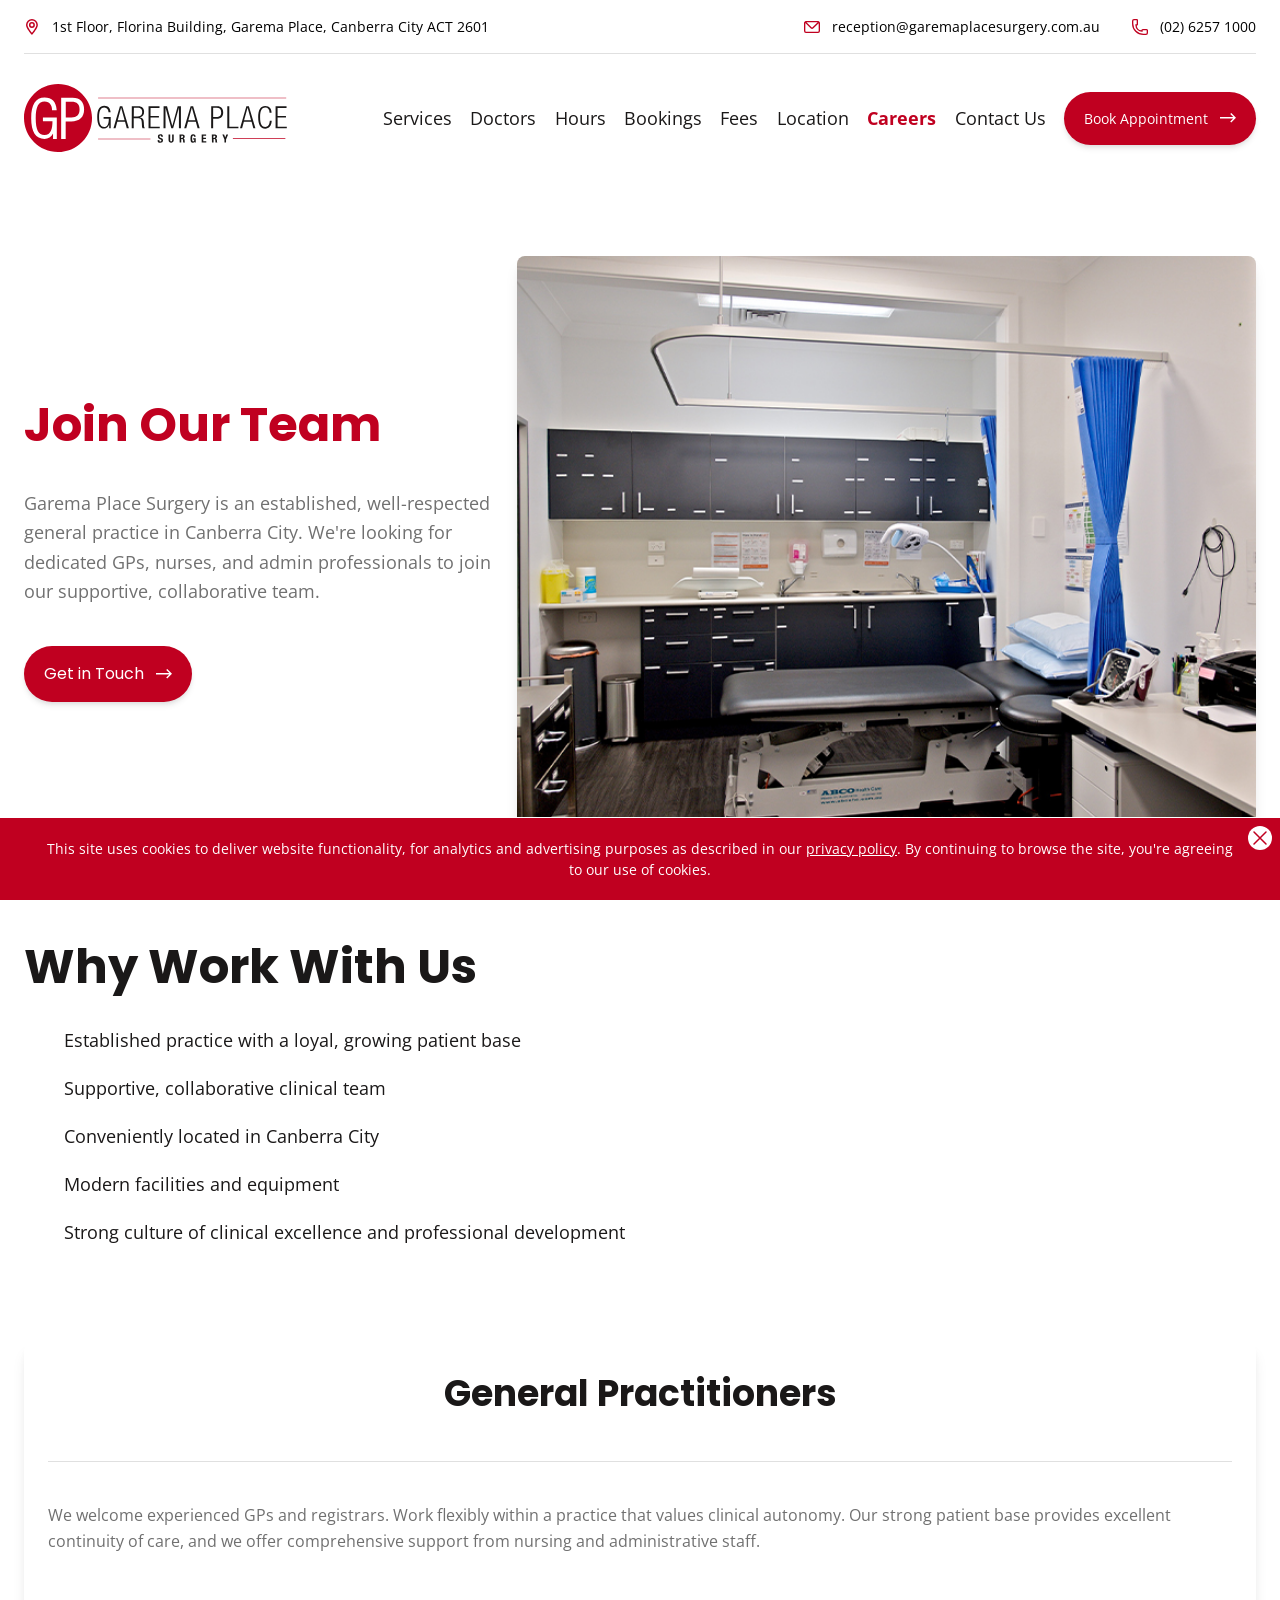
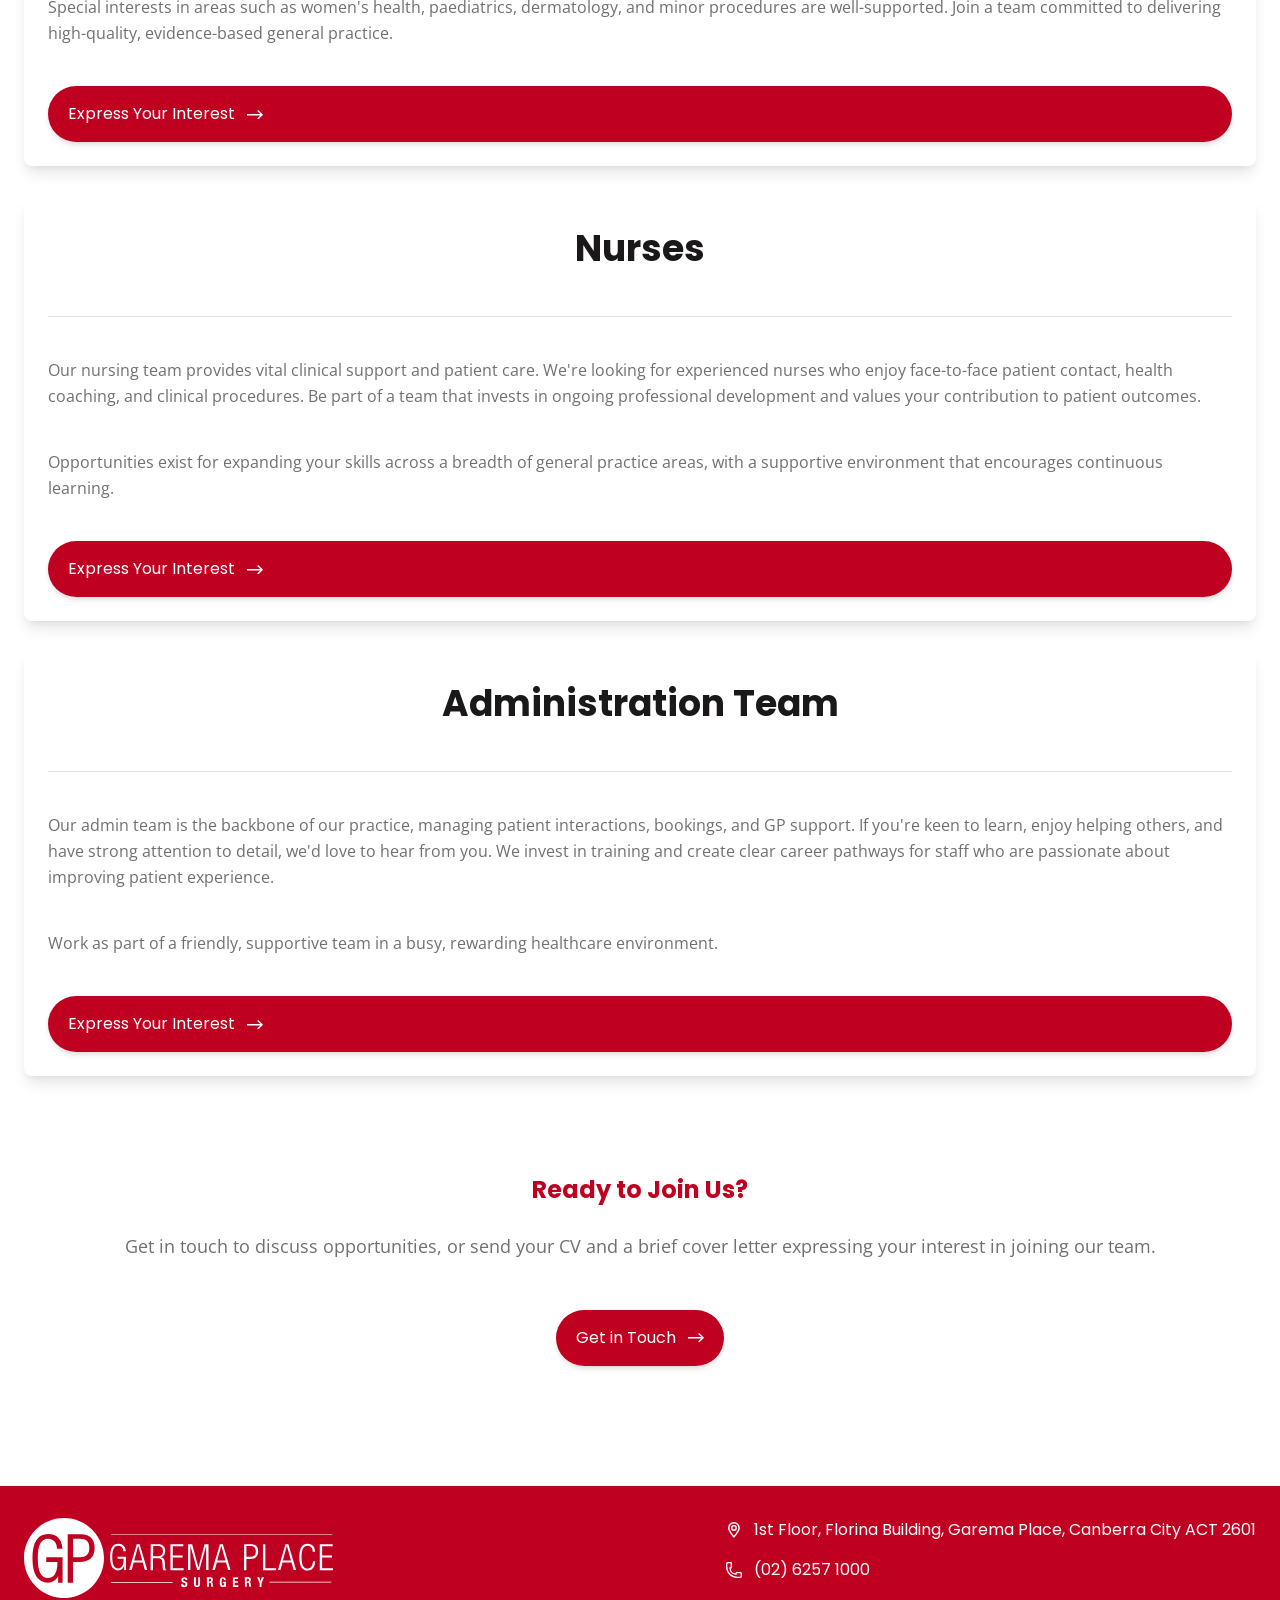
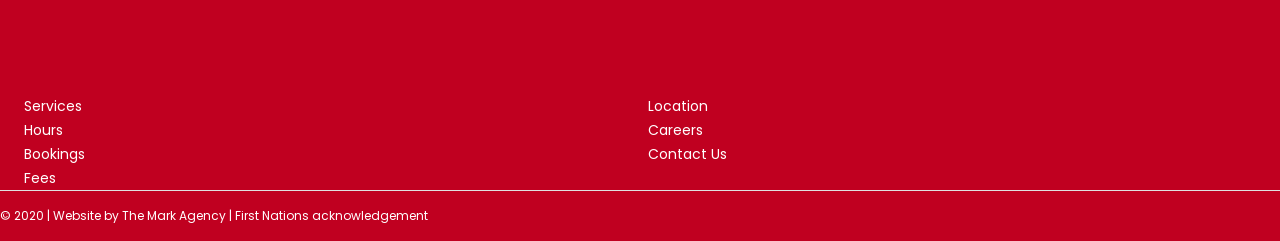
<file: careers/index.html>
<!DOCTYPE html>
<html data-html-server-rendered="true" lang="en" data-vue-tag="%7B%22lang%22:%7B%22ssr%22:%22en%22%7D%7D">
  <head>
    <base href="/">
    <title>Careers - Garema Place Surgery | Your GP in Canberra City</title><meta name="gridsome:hash" content="0c63ae148e321f8ca66addeb3853077a29ee4d1a"><meta data-vue-tag="ssr" charset="utf-8"><meta data-vue-tag="ssr" name="generator" content="Gridsome v0.7.23"><meta data-vue-tag="ssr" data-key="viewport" name="viewport" content="width=device-width, initial-scale=1, viewport-fit=cover"><meta data-vue-tag="ssr" data-key="format-detection" name="format-detection" content="telephone=no"><meta data-vue-tag="ssr" property="og:locale" content="en_AU"><meta data-vue-tag="ssr" property="og:site_name" content="Garema Place Surgery"><meta data-vue-tag="ssr" property="og:title" content="Garema Place Surgery"><meta data-vue-tag="ssr" property="og:description" content="Your GP in Canberra City"><meta data-vue-tag="ssr" property="og:type" content="website"><meta data-vue-tag="ssr" property="og:url" content="https://garemaplacesurgery.com.au/"><meta data-vue-tag="ssr" property="og:image" content="https://garemaplacesurgery.com.au/og-image.png"><link data-vue-tag="ssr" rel="icon" href="data:,"><link data-vue-tag="ssr" rel="icon" type="image/png" sizes="16x16" href="assets/static/favicon.ce0531f.bbe5ab8837469dd47aa3457339174fcd.png"><link data-vue-tag="ssr" rel="icon" type="image/png" sizes="32x32" href="assets/static/favicon.ac8d93a.bbe5ab8837469dd47aa3457339174fcd.png"><link data-vue-tag="ssr" rel="icon" type="image/png" sizes="96x96" href="assets/static/favicon.b9532cc.bbe5ab8837469dd47aa3457339174fcd.png"><link data-vue-tag="ssr" rel="apple-touch-icon" type="image/png" sizes="76x76" href="assets/static/favicon.f22e9f3.bbe5ab8837469dd47aa3457339174fcd.png"><link data-vue-tag="ssr" rel="apple-touch-icon" type="image/png" sizes="152x152" href="assets/static/favicon.62d22cb.bbe5ab8837469dd47aa3457339174fcd.png"><link data-vue-tag="ssr" rel="apple-touch-icon" type="image/png" sizes="120x120" href="assets/static/favicon.1539b60.bbe5ab8837469dd47aa3457339174fcd.png"><link data-vue-tag="ssr" rel="apple-touch-icon" type="image/png" sizes="167x167" href="assets/static/favicon.dc0cdc5.bbe5ab8837469dd47aa3457339174fcd.png"><link data-vue-tag="ssr" rel="apple-touch-icon" type="image/png" sizes="180x180" href="assets/static/favicon.7b22250.bbe5ab8837469dd47aa3457339174fcd.png"><link data-vue-tag="ssr" rel="preconnect" href="https://fonts.gstatic.com" crossorigin="anonymous"><link data-vue-tag="ssr" rel="preload" as="style" href="https://fonts.googleapis.com/css2?family=Open+Sans
  &amp;family=Poppins:wght@400;600;700&amp;display=swap"><link data-vue-tag="ssr" rel="stylesheet" href="https://fonts.googleapis.com/css2?family=Open+Sans
  &amp;family=Poppins:wght@400;600;700&amp;display=swap"><link rel="preload" href="assets/css/2.styles.778a25a0.css" as="style"><link rel="preload" href="assets/js/app.b4859479.js" as="script"><link rel="prefetch" href="assets/js/page--node-modules--gridsome--app--pages--404-vue.3acfc750.js"><link rel="stylesheet" href="assets/css/2.styles.778a25a0.css"><noscript data-vue-tag="ssr"><style>.g-image--loading{display:none;}</style></noscript>
  </head>
  <body class="careers" data-vue-tag="%7B%22class%22:%7B%22ssr%22:%22careers%22%7D%7D">
    <div data-server-rendered="true" id="app" class="bg-cover bg-no-repeat transition duration-150 ease-in-out overflow-hidden"><div class="fixed z-50 bottom-0 w-full bg-gps-red bg-opacity-75 border-t border-white text-sm text-white text-center px-10 py-5"><button class="bg-white rounded-full absolute top-0 mt-2 right-0 mr-2"><svg xmlns="http://www.w3.org/2000/svg" fill="none" viewBox="0 0 24 24" stroke-width="1.5" stroke="currentColor" class="w-6 h-6 text-gps-red"><path stroke-linecap="round" stroke-linejoin="round" d="M6 18L18 6M6 6l12 12"></path></svg></button><span>
    This site uses cookies to deliver website functionality, for analytics and
    advertising purposes as described in our
    <a href="contact-us/#privacy" class="underline">privacy policy</a>. By
    continuing to browse the site, you're agreeing to our use of cookies.
  </span></div><div><header class="z-40 fixed w-full transition-none text-sm pb-4 mx-auto bg-white"><div class="max-w-screen-2xl mx-auto px-6"><div class="justify-between py-4 border-gps-gray-light border-b hidden lg:flex"><address class="not-italic flex flex-row items-center leading-1"><svg height="16" viewBox="0 0 16 16" width="16" xmlns="http://www.w3.org/2000/svg" class="mr-3 min-w-10 lg:min-w-0 overflow-hidden"><path d="m0 0h16v16h-16z" fill="none"></path><g fill="#c00020" transform="translate(-314 -651.005)"><path d="m321.941 651.005a5.947 5.947 0 0 0 -5.941 5.94c0 3.06 4.827 8.763 5.377 9.4l.564.656.564-.656c.55-.641 5.377-6.344 5.377-9.4a5.947 5.947 0 0 0 -5.941-5.94zm0 13.7c-1.62-1.995-4.454-5.874-4.454-7.759a4.454 4.454 0 0 1 8.909 0c.004 1.881-2.834 5.763-4.455 7.754z"></path><path d="m322.949 654.969a2.973 2.973 0 1 0 2.973 2.973 2.976 2.976 0 0 0 -2.973-2.973zm0 4.459a1.486 1.486 0 1 1 1.486-1.486 1.487 1.487 0 0 1 -1.486 1.486z" transform="translate(-1.021 -1.018)"></path></g></svg><a href="https://www.google.com/maps/place/?q=place_id:ChIJ46g_HGZNFmsRjPPyOSrYS1o" target="_blank">
    1st Floor, Florina Building, Garema Place, Canberra City ACT 2601
  </a></address><div class="flex flex-row"><a href="mailto:reception@garemaplacesurgery.com.au" class="flex flex-row items-center leading-1 break-words hover:underline lg:mr-8"><svg height="12" viewBox="0 0 16 12" width="16" xmlns="http://www.w3.org/2000/svg" class="mr-3 min-w-10 lg:min-w-0 overflow-hidden"><path d="m1526.9 989.22-.012-.011a1.964 1.964 0 0 0 -.843-.193h-12a1.99 1.99 0 0 0 -.771.155l-.021-.02-.061.063a2 2 0 0 0 -1.147 1.8v8a2 2 0 0 0 2 2h12a2 2 0 0 0 2-2v-8a2 2 0 0 0 -1.145-1.794zm-1.185 1.133-5.11 4.981a.743.743 0 0 1 -1.018 0l-5.107-4.98zm.327 9.333h-12a.667.667 0 0 1 -.667-.667v-7.881l5.28 5.148a2.074 2.074 0 0 0 2.881 0l5.173-5.041v7.773a.667.667 0 0 1 -.666.668z" fill="#c00020" transform="translate(-1512.043 -989.02)"></path></svg>
  reception@<wbr>garemaplacesurgery.com.au
</a><a href="tel:+61262571000" class="flex flex-row items-center leading-1 hover:underline"><svg height="16" viewBox="0 0 16 16" width="16" xmlns="http://www.w3.org/2000/svg" class="mr-3 min-w-10 lg:min-w-0 overflow-hidden"><path d="m86.171 324h-3.009a1.931 1.931 0 0 0 -1.475.385 1.269 1.269 0 0 0 -.35.9 5.34 5.34 0 0 1 -4.625-4.625 1.272 1.272 0 0 0 .905-.351 1.93 1.93 0 0 0 .383-1.472v-3.008a1.93 1.93 0 0 0 -.383-1.475 1.286 1.286 0 0 0 -.951-.354h-2.666a2 2 0 0 0 -2 2v2.667a11.346 11.346 0 0 0 11.333 11.333h2.667a2 2 0 0 0 2-2v-2.667a1.284 1.284 0 0 0 -.354-.95 1.942 1.942 0 0 0 -1.475-.383zm.5 4a.667.667 0 0 1 -.667.667h-2.671a10.011 10.011 0 0 1 -10-10v-2.667a.667.667 0 0 1 .667-.667h2.655a4.366 4.366 0 0 1 .013.485v3.03a4.369 4.369 0 0 1 -.013.485h-1.322v.667a6.674 6.674 0 0 0 6.667 6.667h.667v-1.322c.126-.015.335-.013.485-.013h3.031c.151 0 .359 0 .485.013z" fill="#c00020" transform="translate(-72 -314)"></path></svg>
  (02) 6257 1000
</a></div></div><div class="flex justify-between items-center pt-4"><a href="" class="mr-6 lg:mr-24 w-auto active h-16 lg:h-24"><svg xmlns="http://www.w3.org/2000/svg" viewBox="0 0 314 81.3" class="max-w-full h-full"><title>Garema Place Surgery | Your GP in Canberra City</title><path fill="#c00020" fill-rule="evenodd" d="M81.3 40.7c0 22.5-18.2 40.7-40.7 40.7C18.2 81.3 0 63.1 0 40.7S18.2 0 40.7 0c22.4 0 40.6 18.2 40.6 40.7zm-58.7 3.9H34v.4c0 7.3-1.6 16-9.5 16-7.2.1-10.5-6.3-10.5-20s3.3-20 10.5-20c6.6 0 9 5.3 9 9.8v.5H39v-.6c-.6-9.3-5.7-14.4-14.4-14.4-10.7 0-16 8.4-16 24.7S14 65.7 24.5 65.7c4.3-.1 8.3-2.6 10.2-6.5v6.5h4.5V40H22.6zm45.9-24.2c-2.3-2.6-5.9-3.9-10.5-3.9H44.4v49.3h5.4v-21h6.7c9.8 0 15.3-5 15.3-14.2 0-4.4-1.1-7.8-3.3-10.2zM56.7 40h-6.8V21.2h6.8c6.7 0 9.7 2.9 9.7 9.4 0 6.3-3.3 9.4-9.7 9.4z" clip-rule="evenodd"></path><g><path fill="#1a1818" d="M95.1 41.5v-2h8.5v13.4h-1.8v-4.4h-.1c-.6 2.7-3 4.7-5.8 4.8-5.4 0-8.4-4.2-8.4-13.6s3-13.6 8.4-13.6c5 0 7.3 3.3 7.6 7.8H101c0-3.2-1.7-5.8-5.2-5.8-3.8 0-6.1 3.1-6.1 11.6s2.3 11.6 6.1 11.6c3.5 0 5.5-3.2 5.5-9.3v-.6zM114.6 26.6h2.9l7.8 26.3h-2.5l-2.1-7.7h-9.2l-2.1 7.7h-2.5zm5.6 16.6l-4.1-14.8h-.1l-4 14.8zM128.8 26.6h7.9c4.4 0 6.8 2.5 6.8 6.6 0 3.2-1.3 6-4.8 6.7v.1c3.3.3 4.4 2.2 4.5 6.2l.1 2.9c-.1 1.4.3 2.8 1.1 3.9h-2.8c-.5-1.2-.8-2.4-.7-3.7l-.1-2.2c-.1-4.6-1-6.1-5.2-6.1h-4.5v12h-2.4zm2.4 12.3h4.1c3.7 0 5.9-1.7 5.9-5.2 0-3.2-1.4-5.2-5.6-5.2h-4.3zM148.8 26.6h13.1v2h-10.7v9.6h10v2h-10V51h11v2h-13.4zM166.8 26.6h4.1l6.3 23.4h.1l6.3-23.4h3.9v26.3h-2.4V28.8h-.1l-6.8 24.1H176l-6.8-24.1h-.1v24.1h-2.4zM199.1 26.6h3l7.8 26.3h-2.5l-2.1-7.7H196l-2.1 7.7h-2.5zm5.6 16.6l-4.1-14.8h-.1l-4.1 14.8zM223.7 26.6h7.1c5.1 0 7.2 3 7.2 7.5 0 4.1-2 7.5-8 7.5h-4V53h-2.4zm2.3 12.9h4c3.1 0 5.6-1.4 5.6-5.5 0-3.9-2-5.5-5.6-5.5h-4zM242.9 26.6h2.4V51h10.9v2h-13.3zM265.7 26.6h3l7.8 26.3H274l-2.1-7.7h-9.2l-2.1 7.7h-2.5zm5.6 16.6l-4.1-14.8h-.1L263 43.2zM296 44c-.3 6-3.1 9.4-7.8 9.4-5.4 0-8.4-4.2-8.4-13.6s3-13.6 8.4-13.6 7.6 3.8 7.6 8.1h-2.4c0-3.6-1.8-6.1-5.2-6.1-3.8 0-6.1 3.1-6.1 11.6s2.3 11.6 6.1 11.6c3.3 0 5.2-2.8 5.5-7.4zM300.6 26.6h13.1v2H303v9.6h10v2h-10V51h11v2h-13.4zM161.7 66.9v.3c0 .9.3 1.5 1.3 1.5.6 0 1.1-.4 1.2-1.1v-.1c0-.9-.4-1.2-1.7-1.6-1.7-.6-2.5-1.3-2.5-2.9 0-1.9 1.1-2.8 3-2.8 1.7 0 3 .7 3 2.6v.3h-2c0-.9-.3-1.4-1.1-1.4-.5-.1-1 .3-1.1.9v.2c0 .6.2 1 1 1.3l1.5.6c1.1.3 1.9 1.4 1.8 2.6 0 2-1.2 3-3.4 3s-3.1-1-3.1-2.8v-.4zM174.7 60.3V67c0 1 .2 1.7 1.1 1.7S177 68 177 67v-6.7h1.9V67c0 2.5-1.5 3.1-3.1 3.1s-3.1-.5-3.1-3.1v-6.7zM185.8 60.3h3.6c1.3-.2 2.4.7 2.6 2v.5c0 1.3-.5 2.1-1.6 2.4 1.3.2 1.5.9 1.6 2.9 0 1 .1 1.5.4 1.7v.1h-2.1c-.2-.3-.3-.7-.2-1L190 67c0-.8-.4-1.2-1.1-1.2h-1v4.1H186zm2 4.2h.8c.9 0 1.5-.4 1.5-1.4.1-.7-.4-1.3-1-1.3h-1.2zM203.3 63.1c0-.7-.3-1.6-1.1-1.6-.9 0-1.3 1-1.3 3.4 0 2.3.2 3.8 1.3 3.8.7-.1 1.3-.8 1.2-1.5v-1h-1.3v-1.4h3.1V70h-1.4v-1c-.4.7-1.2 1.1-2 1.1-2.4 0-2.9-1.8-2.9-5.1 0-3.2.8-4.9 3.2-4.9 2.1 0 3 1.1 3 3.1zM217.6 60.3v1.6h-3.4v2.3h3.2v1.6h-3.2v2.6h3.6V70h-5.5v-9.6zM224.4 60.3h3.6c1.3-.2 2.4.7 2.6 2v.5c0 1.3-.5 2.1-1.6 2.4 1.3.2 1.5.9 1.6 2.9 0 1 .1 1.5.4 1.7v.1h-2.1c-.2-.3-.3-.7-.2-1l-.1-1.9c0-.8-.4-1.2-1.1-1.2h-1v4.1h-1.9zm1.9 4.2h.8c.7.1 1.3-.4 1.5-1v-.4c.1-.7-.4-1.3-1-1.3h-1.2zM239.1 60.3l1.3 3.7 1.4-3.7h2.1l-2.5 5.9V70h-1.9v-3.8l-2.5-5.9z"></path></g><g><path fill="#c00020" d="M151.1 65.3v.7H88.5v-.7zM313.3 16.4v.7H88.5v-.7zM312.3 64.9v.7h-62.7v-.7z"></path></g></svg></a><div class="xl:w-full text-right"><button type="button" id="nav-icon" class="h-6 relative w-8 xl:hidden p-4 rounded-md focus:outline-none transition duration-150 ease-in-out"><span></span><span></span><span></span><span aria-live="assertive" class="sr-only">
      Open
      Menu
    </span></button><nav class="flex-auto xl:flex flex-col xl:flex-row xl:items-center flex-end xl:justify-between xl:w-full text-gps-black hidden"><div class="group relative"><a href="services/" class="hover:underline mb-5 inline-block xl:mb-0 text-lg hover:text-gps-red">
        Services
      </a><ul class="flyout text-left absolute hidden xl:group-hover:block -ml-4 text-gps-black group"><li><a href="services/#include" class="group shadow-lg rounded-t-lg bg-gps-gray-lightest flex items-center justify-between hover:text-gps-red hover:text-gps-red pt-6 pb-3 px-6 block whitespace-no-wrap transition duration-150 ease-in-out">
            Our services
          </a></li><li><a href="services/#recalls" class="group shadow-lg bg-gps-gray-lightest flex items-center justify-between hover:text-gps-red hover:text-gps-red py-3 px-6 block whitespace-no-wrap transition duration-150 ease-in-out">
            Reminders
          </a></li><li><a href="services/#results" class="group shadow-lg bg-gps-gray-lightest flex items-center justify-between hover:text-gps-red hover:text-gps-red py-3 px-6 block whitespace-no-wrap transition duration-150 ease-in-out">
            Medical results
          </a></li><li><a href="services/#repeat" class="group shadow-lg bg-gps-gray-lightest flex items-center justify-between hover:text-gps-red hover:text-gps-red py-3 px-6 block whitespace-no-wrap transition duration-150 ease-in-out">
            Prescriptions, Repeats &amp; Referrals
          </a></li><li><a href="services/#privacy" class="group shadow-lg rounded-b-lg bg-gps-gray-lightest flex items-center justify-between hover:text-gps-red hover:text-gps-red pb-6 pt-3 px-6 block whitespace-no-wrap transition duration-150 ease-in-out">
            Privacy, AI &amp; Patient Charter
          </a></li></ul></div><a href="doctors/" class="hover:underline mb-5 inline-block xl:mb-0 text-lg hover:text-gps-red">
      Doctors
    </a><a href="hours/" class="hover:underline mb-5 inline-block xl:mb-0 text-lg hover:text-gps-red">
      Hours
    </a><div class="group relative"><a href="../bookings/" class="hover:underline mb-5 inline-block xl:mb-0 text-lg hover:text-gps-red">
        Bookings
      </a><ul class="flyout text-left absolute hidden xl:group-hover:block -ml-4 text-gps-black"><li><a href="../bookings/#aim" class="group shadow-lg rounded-t-lg bg-gps-gray-lightest flex items-center justify-between hover:text-gps-red hover:text-gps-red pt-6 pb-3 px-6 block whitespace-no-wrap transition duration-150 ease-in-out">
            Our aim
          </a></li><li><a href="../bookings/#new-patients" class="group shadow-lg rounded-b-lg bg-gps-gray-lightest flex items-center justify-between hover:text-gps-red hover:text-gps-red pb-6 pt-3 px-6 block whitespace-no-wrap transition duration-150 ease-in-out">
            New patients
          </a></li></ul></div><a href="fees/" class="hover:underline mb-5 inline-block xl:mb-0 text-lg hover:text-gps-red">
      Fees
    </a><a href="location/" class="hover:underline mb-5 inline-block xl:mb-0 text-lg hover:text-gps-red">
      Location
    </a><a href="careers/" aria-current="page" class="hover:underline mb-5 inline-block xl:mb-0 text-lg active--exact text-gps-red font-bold hover:text-gps-red">
      Careers
    </a><div class="group relative"><a href="contact-us/" class="hover:underline mb-5 inline-block xl:mb-0 text-lg hover:text-gps-red">
        Contact Us
      </a><ul class="flyout text-left absolute hidden xl:group-hover:block -ml-4 text-gps-black"><li><a href="contact-us/#privacy" class="group shadow-lg rounded-t-lg bg-gps-gray-lightest flex items-center justify-between hover:text-gps-red hover:text-gps-red pt-6 pb-3 px-6 block whitespace-no-wrap transition duration-150 ease-in-out">
            Privacy and Rights
          </a></li><li><a href="contact-us/#feedback" class="group shadow-lg bg-gps-gray-lightest flex items-center justify-between hover:text-gps-red hover:text-gps-red py-3 px-6 block whitespace-no-wrap transition duration-150 ease-in-out">
            Feedback
          </a></li><li><a href="contact-us/#reviews" class="group shadow-lg rounded-b-lg bg-gps-gray-lightest flex items-center justify-between hover:text-gps-red hover:text-gps-red pb-6 pt-3 px-6 block whitespace-no-wrap transition duration-150 ease-in-out">
            Leave a review
          </a></li></ul></div><a href="../bookings/" rel="noopener" class="hover:bg-gps-coral mt-4 xl:mt-0 px-5 py-4 rounded-full transition duration-150 shadow-md flex flex-row items-center leading-0 bg-gps-red text-white">
      Book Appointment
      <svg height="9.533" viewBox="0 0 16 9.533" width="16" xmlns="http://www.w3.org/2000/svg" class="ml-3"><path d="m707.273 752.347 3.064 3.064h-13.288v1.428h13.251l-3.022 3.022 1.009 1.009 4.766-4.766-4.766-4.766z" fill="currentColor" transform="translate(-697.049 -751.338)"></path></svg></a></nav></div></div></div></header></div><div class="w-full max-w-screen-2xl mx-auto p-6 text-gps-black font-poppins pt-40 lg:pt-64"><main><div class="flex flex-col xl:flex-row justify-evenly items-center gap-12"><div class="w-full xl:w-2/5"><h1 class="text-gps-red text-4xl md:text-5xl font-bold leading-none">Join Our Team</h1><p class="py-10 text-lg font-sans text-gps-gray leading-relaxed">Garema Place Surgery is an established, well-respected general practice in Canberra City. We're looking for dedicated GPs, nurses, and admin professionals to join our supportive, collaborative team.</p><a href="contact-us/" class="hover:bg-gps-coral px-5 py-4 rounded-full transition duration-150 ease-in-out shadow-md inline-flex flex-row items-center leading-0 bg-gps-red text-white">
  Get in Touch
  <svg height="9.533" viewBox="0 0 16 9.533" width="16" xmlns="http://www.w3.org/2000/svg" class="ml-3"><path d="m707.273 752.347 3.064 3.064h-13.288v1.428h13.251l-3.022 3.022 1.009 1.009 4.766-4.766-4.766-4.766z" fill="currentColor" transform="translate(-697.049 -751.338)"></path></svg>
</a></div><div class="w-full xl:w-3/5"><img src="photos/our-aim.jpg" class="object-cover rounded-lg shadow-lg w-full"></div></div><div class="w-full xl:w-3/5 p-12 xl:p-0 my-24 text-white bg-gps-red rounded-lg xl:bg-transparent xl:text-gps-black"><h2 class="text-4xl md:text-5xl font-bold leading-none">Why Work With Us</h2><ul class="pt-10 text-lg font-sans"><li class="flex flex-row content-center leading-none mb-6"><img src="icons/check-white.svg" class="h-full w-6 pr-4 box-content"><span>Established practice with a loyal, growing patient base</span></li><li class="flex flex-row content-center leading-none mb-6"><img src="icons/check-white.svg" class="h-full w-6 pr-4 box-content"><span>Supportive, collaborative clinical team</span></li><li class="flex flex-row content-center leading-none mb-6"><img src="icons/check-white.svg" class="h-full w-6 pr-4 box-content"><span>Conveniently located in Canberra City</span></li><li class="flex flex-row content-center leading-none mb-6"><img src="icons/check-white.svg" class="h-full w-6 pr-4 box-content"><span>Modern facilities and equipment</span></li><li class="flex flex-row content-center leading-none"><img src="icons/check-white.svg" class="h-full w-6 pr-4 box-content"><span>Strong culture of clinical excellence and professional development</span></li></ul></div><section class="flex flex-col items-center w-full p-6 my-8 bg-white rounded-lg shadow-lg"><h2 class="text-4xl font-bold text-center">General Practitioners</h2><div class="flex flex-col w-full pt-10 mt-10 border-t border-gps-gray-light"><p class="font-sans leading-relaxed text-gps-gray mb-6">We welcome experienced GPs and registrars. Work flexibly within a practice that values clinical autonomy. Our strong patient base provides excellent continuity of care, and we offer comprehensive support from nursing and administrative staff.</p><p class="font-sans leading-relaxed text-gps-gray mb-6">Special interests in areas such as women's health, paediatrics, dermatology, and minor procedures are well-supported. Join a team committed to delivering high-quality, evidence-based general practice.</p><a href="contact-us/" class="hover:bg-gps-coral px-5 py-4 rounded-full transition duration-150 ease-in-out shadow-md inline-flex flex-row items-center leading-0 bg-gps-red text-white">
  Express Your Interest
  <svg height="9.533" viewBox="0 0 16 9.533" width="16" xmlns="http://www.w3.org/2000/svg" class="ml-3"><path d="m707.273 752.347 3.064 3.064h-13.288v1.428h13.251l-3.022 3.022 1.009 1.009 4.766-4.766-4.766-4.766z" fill="currentColor" transform="translate(-697.049 -751.338)"></path></svg>
</a></div></section><section class="flex flex-col items-center w-full p-6 my-8 bg-white rounded-lg shadow-lg"><h2 class="text-4xl font-bold text-center">Nurses</h2><div class="flex flex-col w-full pt-10 mt-10 border-t border-gps-gray-light"><p class="font-sans leading-relaxed text-gps-gray mb-6">Our nursing team provides vital clinical support and patient care. We're looking for experienced nurses who enjoy face-to-face patient contact, health coaching, and clinical procedures. Be part of a team that invests in ongoing professional development and values your contribution to patient outcomes.</p><p class="font-sans leading-relaxed text-gps-gray mb-6">Opportunities exist for expanding your skills across a breadth of general practice areas, with a supportive environment that encourages continuous learning.</p><a href="contact-us/" class="hover:bg-gps-coral px-5 py-4 rounded-full transition duration-150 ease-in-out shadow-md inline-flex flex-row items-center leading-0 bg-gps-red text-white">
  Express Your Interest
  <svg height="9.533" viewBox="0 0 16 9.533" width="16" xmlns="http://www.w3.org/2000/svg" class="ml-3"><path d="m707.273 752.347 3.064 3.064h-13.288v1.428h13.251l-3.022 3.022 1.009 1.009 4.766-4.766-4.766-4.766z" fill="currentColor" transform="translate(-697.049 -751.338)"></path></svg>
</a></div></section><section class="flex flex-col items-center w-full p-6 my-8 bg-white rounded-lg shadow-lg"><h2 class="text-4xl font-bold text-center">Administration Team</h2><div class="flex flex-col w-full pt-10 mt-10 border-t border-gps-gray-light"><p class="font-sans leading-relaxed text-gps-gray mb-6">Our admin team is the backbone of our practice, managing patient interactions, bookings, and GP support. If you're keen to learn, enjoy helping others, and have strong attention to detail, we'd love to hear from you. We invest in training and create clear career pathways for staff who are passionate about improving patient experience.</p><p class="font-sans leading-relaxed text-gps-gray mb-6">Work as part of a friendly, supportive team in a busy, rewarding healthcare environment.</p><a href="contact-us/" class="hover:bg-gps-coral px-5 py-4 rounded-full transition duration-150 ease-in-out shadow-md inline-flex flex-row items-center leading-0 bg-gps-red text-white">
  Express Your Interest
  <svg height="9.533" viewBox="0 0 16 9.533" width="16" xmlns="http://www.w3.org/2000/svg" class="ml-3"><path d="m707.273 752.347 3.064 3.064h-13.288v1.428h13.251l-3.022 3.022 1.009 1.009 4.766-4.766-4.766-4.766z" fill="currentColor" transform="translate(-697.049 -751.338)"></path></svg>
</a></div></section><div class="text-center my-24"><h3 class="text-2xl font-bold text-gps-red mb-6">Ready to Join Us?</h3><p class="text-lg font-sans text-gps-gray mb-8 leading-relaxed">Get in touch to discuss opportunities, or send your CV and a brief cover letter expressing your interest in joining our team.</p><a href="contact-us/" class="hover:bg-gps-coral px-5 py-4 rounded-full transition duration-150 ease-in-out shadow-md inline-flex flex-row items-center leading-0 bg-gps-red text-white">
  Get in Touch
  <svg height="9.533" viewBox="0 0 16 9.533" width="16" xmlns="http://www.w3.org/2000/svg" class="ml-3"><path d="m707.273 752.347 3.064 3.064h-13.288v1.428h13.251l-3.022 3.022 1.009 1.009 4.766-4.766-4.766-4.766z" fill="currentColor" transform="translate(-697.049 -751.338)"></path></svg>
</a></div></main></div><footer class="bg-gps-red text-white font-poppins"><div class="w-full max-w-screen-2xl mx-auto border-white px-6"><div class="flex flex-col lg:flex-row justify-between py-8"><a href="" class="lg:mr-24 h-16 lg:h-20 mb-8 lg:mb-16 lg:mb-0 active"><svg xmlns="http://www.w3.org/2000/svg" viewBox="0 0 314 81.3" class="max-w-full h-full"><title>Garema Place Surgery | Your GP in Canberra City</title><path fill="#fff" fill-rule="evenodd" d="M81.3 40.7c0 22.5-18.2 40.7-40.7 40.7C18.2 81.3 0 63.1 0 40.7S18.2 0 40.7 0c22.4 0 40.6 18.2 40.6 40.7zm-58.7 3.9H34v.4c0 7.3-1.6 16-9.5 16-7.2.1-10.5-6.3-10.5-20s3.3-20 10.5-20c6.6 0 9 5.3 9 9.8v.5H39v-.6c-.6-9.3-5.7-14.4-14.4-14.4-10.7 0-16 8.4-16 24.7S14 65.7 24.5 65.7c4.3-.1 8.3-2.6 10.2-6.5v6.5h4.5V40H22.6zm45.9-24.2c-2.3-2.6-5.9-3.9-10.5-3.9H44.4v49.3h5.4v-21h6.7c9.8 0 15.3-5 15.3-14.2 0-4.4-1.1-7.8-3.3-10.2zM56.7 40h-6.8V21.2h6.8c6.7 0 9.7 2.9 9.7 9.4 0 6.3-3.3 9.4-9.7 9.4z" clip-rule="evenodd"></path><g><path fill="#fff" d="M95.1 41.5v-2h8.5v13.4h-1.8v-4.4h-.1c-.6 2.7-3 4.7-5.8 4.8-5.4 0-8.4-4.2-8.4-13.6s3-13.6 8.4-13.6c5 0 7.3 3.3 7.6 7.8H101c0-3.2-1.7-5.8-5.2-5.8-3.8 0-6.1 3.1-6.1 11.6s2.3 11.6 6.1 11.6c3.5 0 5.5-3.2 5.5-9.3v-.6zM114.6 26.6h2.9l7.8 26.3h-2.5l-2.1-7.7h-9.2l-2.1 7.7h-2.5zm5.6 16.6l-4.1-14.8h-.1l-4 14.8zM128.8 26.6h7.9c4.4 0 6.8 2.5 6.8 6.6 0 3.2-1.3 6-4.8 6.7v.1c3.3.3 4.4 2.2 4.5 6.2l.1 2.9c-.1 1.4.3 2.8 1.1 3.9h-2.8c-.5-1.2-.8-2.4-.7-3.7l-.1-2.2c-.1-4.6-1-6.1-5.2-6.1h-4.5v12h-2.4zm2.4 12.3h4.1c3.7 0 5.9-1.7 5.9-5.2 0-3.2-1.4-5.2-5.6-5.2h-4.3zM148.8 26.6h13.1v2h-10.7v9.6h10v2h-10V51h11v2h-13.4zM166.8 26.6h4.1l6.3 23.4h.1l6.3-23.4h3.9v26.3h-2.4V28.8h-.1l-6.8 24.1H176l-6.8-24.1h-.1v24.1h-2.4zM199.1 26.6h3l7.8 26.3h-2.5l-2.1-7.7H196l-2.1 7.7h-2.5zm5.6 16.6l-4.1-14.8h-.1l-4.1 14.8zM223.7 26.6h7.1c5.1 0 7.2 3 7.2 7.5 0 4.1-2 7.5-8 7.5h-4V53h-2.4zm2.3 12.9h4c3.1 0 5.6-1.4 5.6-5.5 0-3.9-2-5.5-5.6-5.5h-4zM242.9 26.6h2.4V51h10.9v2h-13.3zM265.7 26.6h3l7.8 26.3H274l-2.1-7.7h-9.2l-2.1 7.7h-2.5zm5.6 16.6l-4.1-14.8h-.1L263 43.2zM296 44c-.3 6-3.1 9.4-7.8 9.4-5.4 0-8.4-4.2-8.4-13.6s3-13.6 8.4-13.6 7.6 3.8 7.6 8.1h-2.4c0-3.6-1.8-6.1-5.2-6.1-3.8 0-6.1 3.1-6.1 11.6s2.3 11.6 6.1 11.6c3.3 0 5.2-2.8 5.5-7.4zM300.6 26.6h13.1v2H303v9.6h10v2h-10V51h11v2h-13.4zM161.7 66.9v.3c0 .9.3 1.5 1.3 1.5.6 0 1.1-.4 1.2-1.1v-.1c0-.9-.4-1.2-1.7-1.6-1.7-.6-2.5-1.3-2.5-2.9 0-1.9 1.1-2.8 3-2.8 1.7 0 3 .7 3 2.6v.3h-2c0-.9-.3-1.4-1.1-1.4-.5-.1-1 .3-1.1.9v.2c0 .6.2 1 1 1.3l1.5.6c1.1.3 1.9 1.4 1.8 2.6 0 2-1.2 3-3.4 3s-3.1-1-3.1-2.8v-.4zM174.7 60.3V67c0 1 .2 1.7 1.1 1.7S177 68 177 67v-6.7h1.9V67c0 2.5-1.5 3.1-3.1 3.1s-3.1-.5-3.1-3.1v-6.7zM185.8 60.3h3.6c1.3-.2 2.4.7 2.6 2v.5c0 1.3-.5 2.1-1.6 2.4 1.3.2 1.5.9 1.6 2.9 0 1 .1 1.5.4 1.7v.1h-2.1c-.2-.3-.3-.7-.2-1L190 67c0-.8-.4-1.2-1.1-1.2h-1v4.1H186zm2 4.2h.8c.9 0 1.5-.4 1.5-1.4.1-.7-.4-1.3-1-1.3h-1.2zM203.3 63.1c0-.7-.3-1.6-1.1-1.6-.9 0-1.3 1-1.3 3.4 0 2.3.2 3.8 1.3 3.8.7-.1 1.3-.8 1.2-1.5v-1h-1.3v-1.4h3.1V70h-1.4v-1c-.4.7-1.2 1.1-2 1.1-2.4 0-2.9-1.8-2.9-5.1 0-3.2.8-4.9 3.2-4.9 2.1 0 3 1.1 3 3.1zM217.6 60.3v1.6h-3.4v2.3h3.2v1.6h-3.2v2.6h3.6V70h-5.5v-9.6zM224.4 60.3h3.6c1.3-.2 2.4.7 2.6 2v.5c0 1.3-.5 2.1-1.6 2.4 1.3.2 1.5.9 1.6 2.9 0 1 .1 1.5.4 1.7v.1h-2.1c-.2-.3-.3-.7-.2-1l-.1-1.9c0-.8-.4-1.2-1.1-1.2h-1v4.1h-1.9zm1.9 4.2h.8c.7.1 1.3-.4 1.5-1v-.4c.1-.7-.4-1.3-1-1.3h-1.2zM239.1 60.3l1.3 3.7 1.4-3.7h2.1l-2.5 5.9V70h-1.9v-3.8l-2.5-5.9z"></path></g><g><path fill="#fff" d="M151.1 65.3v.7H88.5v-.7zM313.3 16.4v.7H88.5v-.7zM312.3 64.9v.7h-62.7v-.7z"></path></g></svg></a><div class="flex flex-col"><address class="not-italic flex flex-row items-center leading-1"><svg height="16" viewBox="0 0 16 16" width="16" xmlns="http://www.w3.org/2000/svg" class="mr-3 min-w-10 lg:min-w-0 overflow-hidden"><path d="m0 0h16v16h-16z" fill="none"></path><g fill="#fff" transform="translate(-314 -651.005)"><path d="m321.941 651.005a5.947 5.947 0 0 0 -5.941 5.94c0 3.06 4.827 8.763 5.377 9.4l.564.656.564-.656c.55-.641 5.377-6.344 5.377-9.4a5.947 5.947 0 0 0 -5.941-5.94zm0 13.7c-1.62-1.995-4.454-5.874-4.454-7.759a4.454 4.454 0 0 1 8.909 0c.004 1.881-2.834 5.763-4.455 7.754z"></path><path d="m322.949 654.969a2.973 2.973 0 1 0 2.973 2.973 2.976 2.976 0 0 0 -2.973-2.973zm0 4.459a1.486 1.486 0 1 1 1.486-1.486 1.487 1.487 0 0 1 -1.486 1.486z" transform="translate(-1.021 -1.018)"></path></g></svg><a href="https://www.google.com/maps/place/?q=place_id:ChIJ46g_HGZNFmsRjPPyOSrYS1o" target="_blank">
    1st Floor, Florina Building, Garema Place, Canberra City ACT 2601
  </a></address><a href="tel:+61262571000" class="flex flex-row items-center leading-1 hover:underline my-4"><svg height="16" viewBox="0 0 16 16" width="16" xmlns="http://www.w3.org/2000/svg" class="mr-3 min-w-10 lg:min-w-0 overflow-hidden"><path d="m86.171 324h-3.009a1.931 1.931 0 0 0 -1.475.385 1.269 1.269 0 0 0 -.35.9 5.34 5.34 0 0 1 -4.625-4.625 1.272 1.272 0 0 0 .905-.351 1.93 1.93 0 0 0 .383-1.472v-3.008a1.93 1.93 0 0 0 -.383-1.475 1.286 1.286 0 0 0 -.951-.354h-2.666a2 2 0 0 0 -2 2v2.667a11.346 11.346 0 0 0 11.333 11.333h2.667a2 2 0 0 0 2-2v-2.667a1.284 1.284 0 0 0 -.354-.95 1.942 1.942 0 0 0 -1.475-.383zm.5 4a.667.667 0 0 1 -.667.667h-2.671a10.011 10.011 0 0 1 -10-10v-2.667a.667.667 0 0 1 .667-.667h2.655a4.366 4.366 0 0 1 .013.485v3.03a4.369 4.369 0 0 1 -.013.485h-1.322v.667a6.674 6.674 0 0 0 6.667 6.667h.667v-1.322c.126-.015.335-.013.485-.013h3.031c.151 0 .359 0 .485.013z" fill="#fff" transform="translate(-72 -314)"></path></svg>
  (02) 6257 1000</a></div></div><div class="flex flex-col"><ul style="columns:2"><li><a href="services/" class="hover:underline text-sm">Services</a></li><li><a href="hours/" class="hover:underline text-sm">Hours</a></li><li><a href="../bookings/" class="hover:underline text-sm">Bookings</a></li><li><a href="fees/" class="hover:underline text-sm">Fees</a></li><li><a href="location/" class="hover:underline text-sm">Location</a></li><li><a href="careers/" class="hover:underline text-sm">Careers</a></li><li><a href="contact-us/" class="hover:underline text-sm">Contact Us</a></li></ul></div></div><div class="text-xs py-4 border-gps-gray-light border-t">
    © 2020 | Website by The Mark Agency | First Nations acknowledgement
  </div></footer></div></div>
<script>
(function() {
  function setupMobileNav() {
    var btn = document.getElementById('nav-icon');
    var nav = btn && btn.nextElementSibling;
    if (!btn || !nav || nav.tagName !== 'NAV' || btn.dataset.navWired === '1') return;
    btn.dataset.navWired = '1';
    var openClasses = ['flex', 'absolute', 'bg-gps-gray-lightest', 'shadow-lg', 'text-right', 'p-8', 'rounded-lg', 'm-6', 'right-0'];
    var label = btn.querySelector('.sr-only');
    btn.addEventListener('click', function() {
      var isOpen = btn.classList.toggle('open');
      nav.classList.toggle('hidden', !isOpen);
      openClasses.forEach(function(c) { nav.classList.toggle(c, isOpen); });
      if (label) label.textContent = (isOpen ? 'Close' : 'Open') + '\n      Menu';
    });
  }
  if (document.readyState === 'loading') {
    document.addEventListener('DOMContentLoaded', setupMobileNav);
  } else {
    setupMobileNav();
  }
})();
</script>
  </body>
</html>
</file>
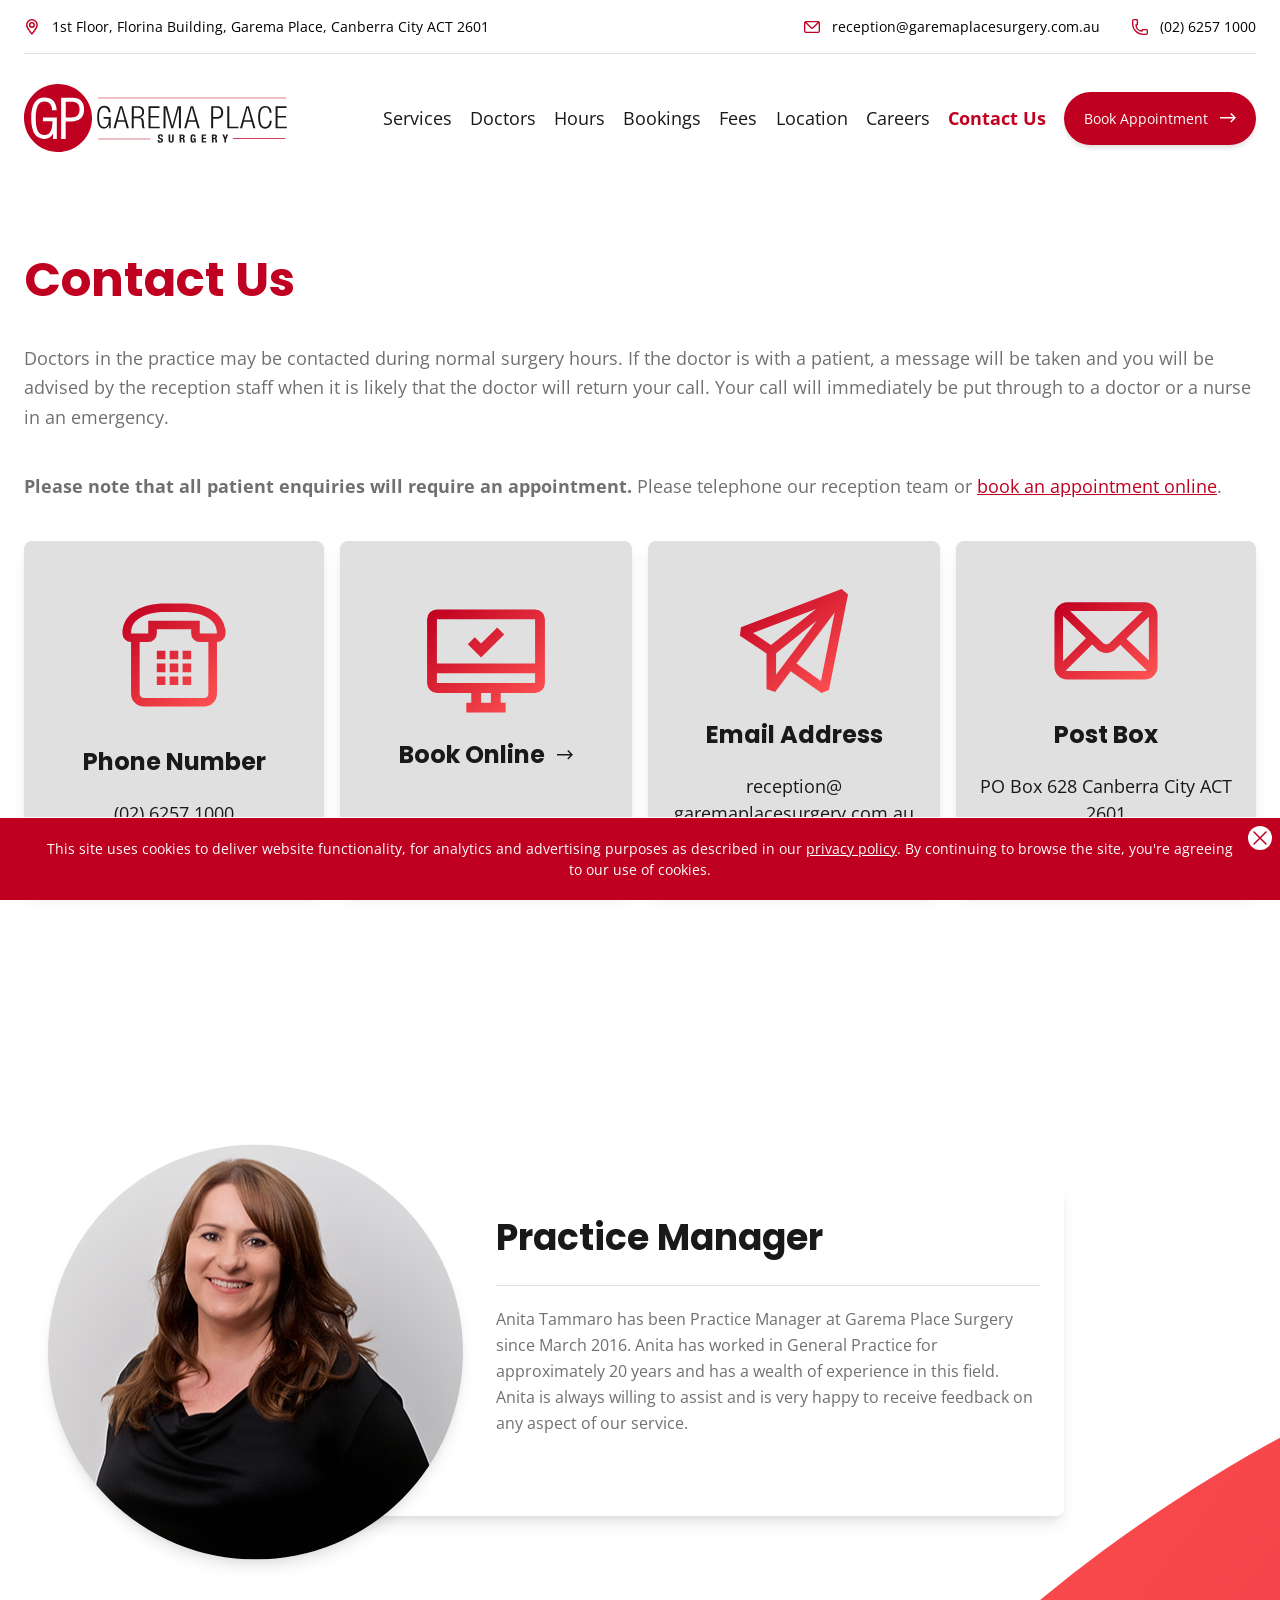
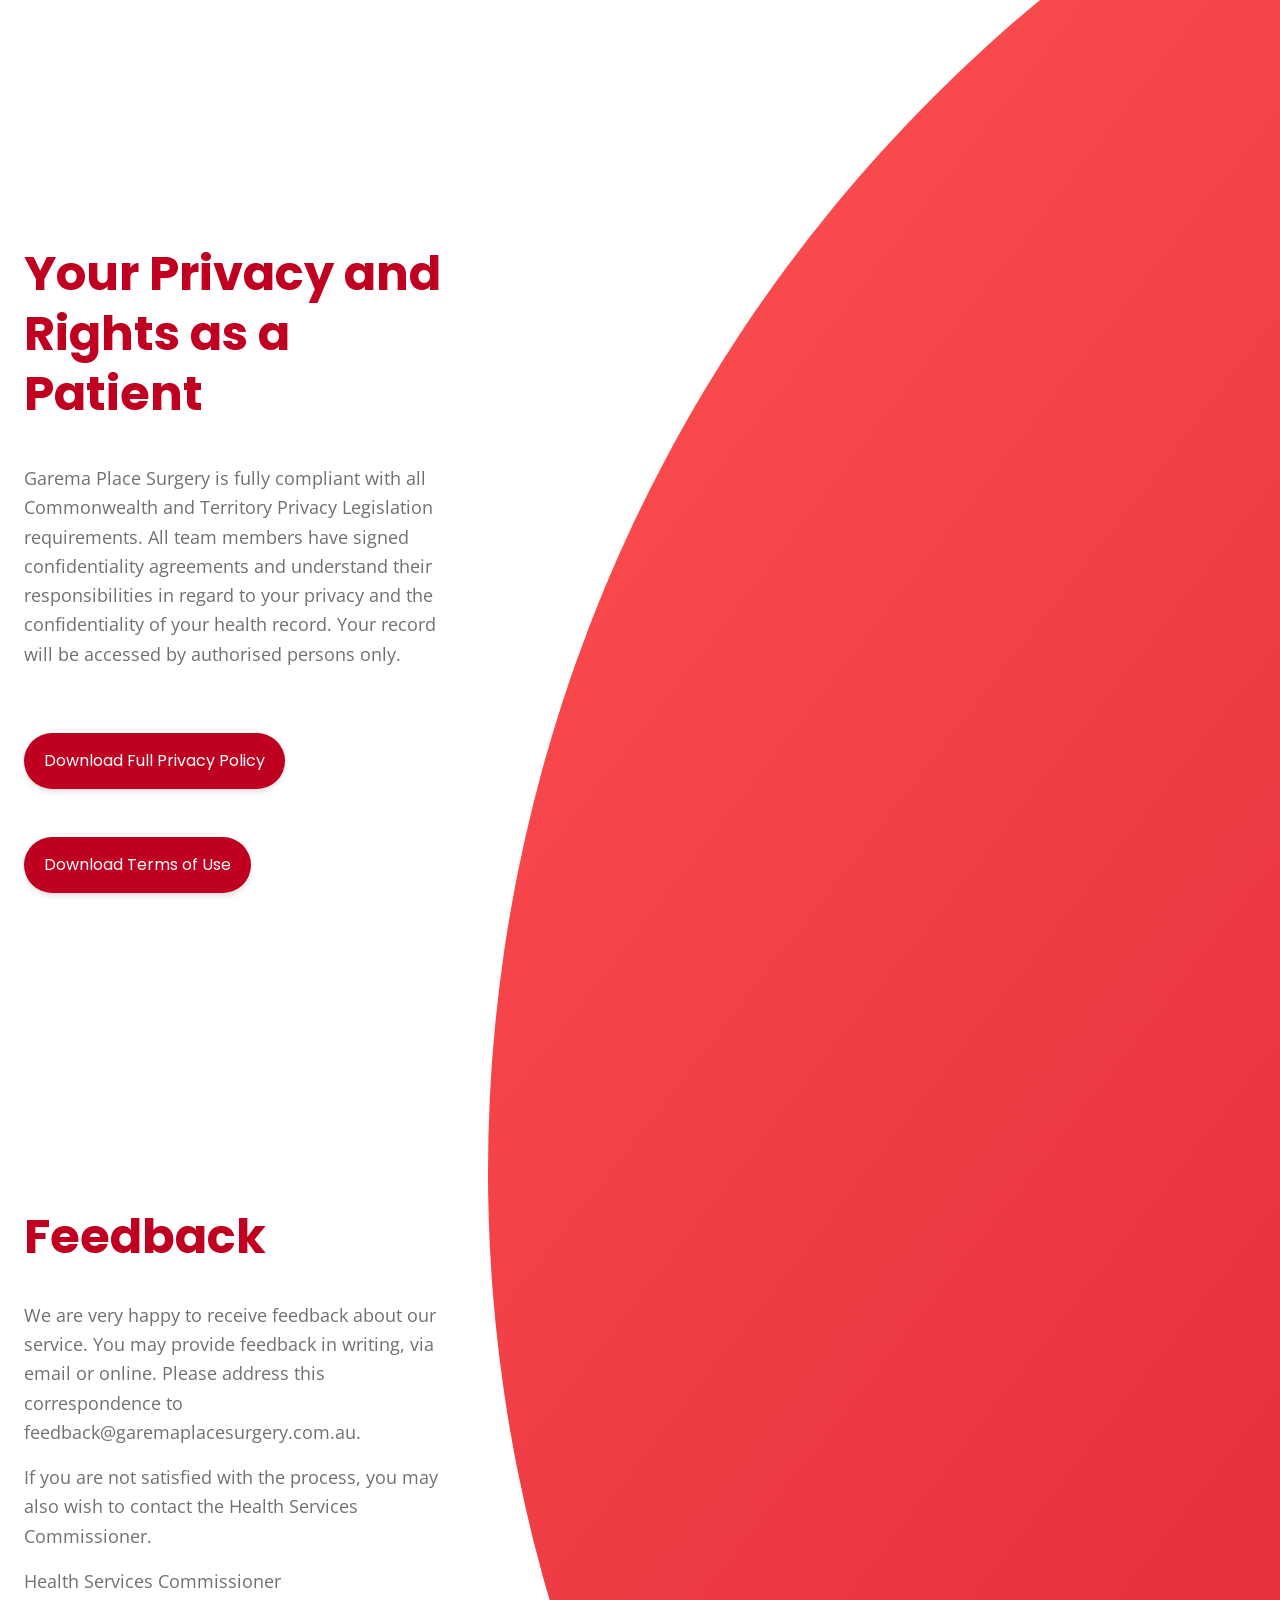
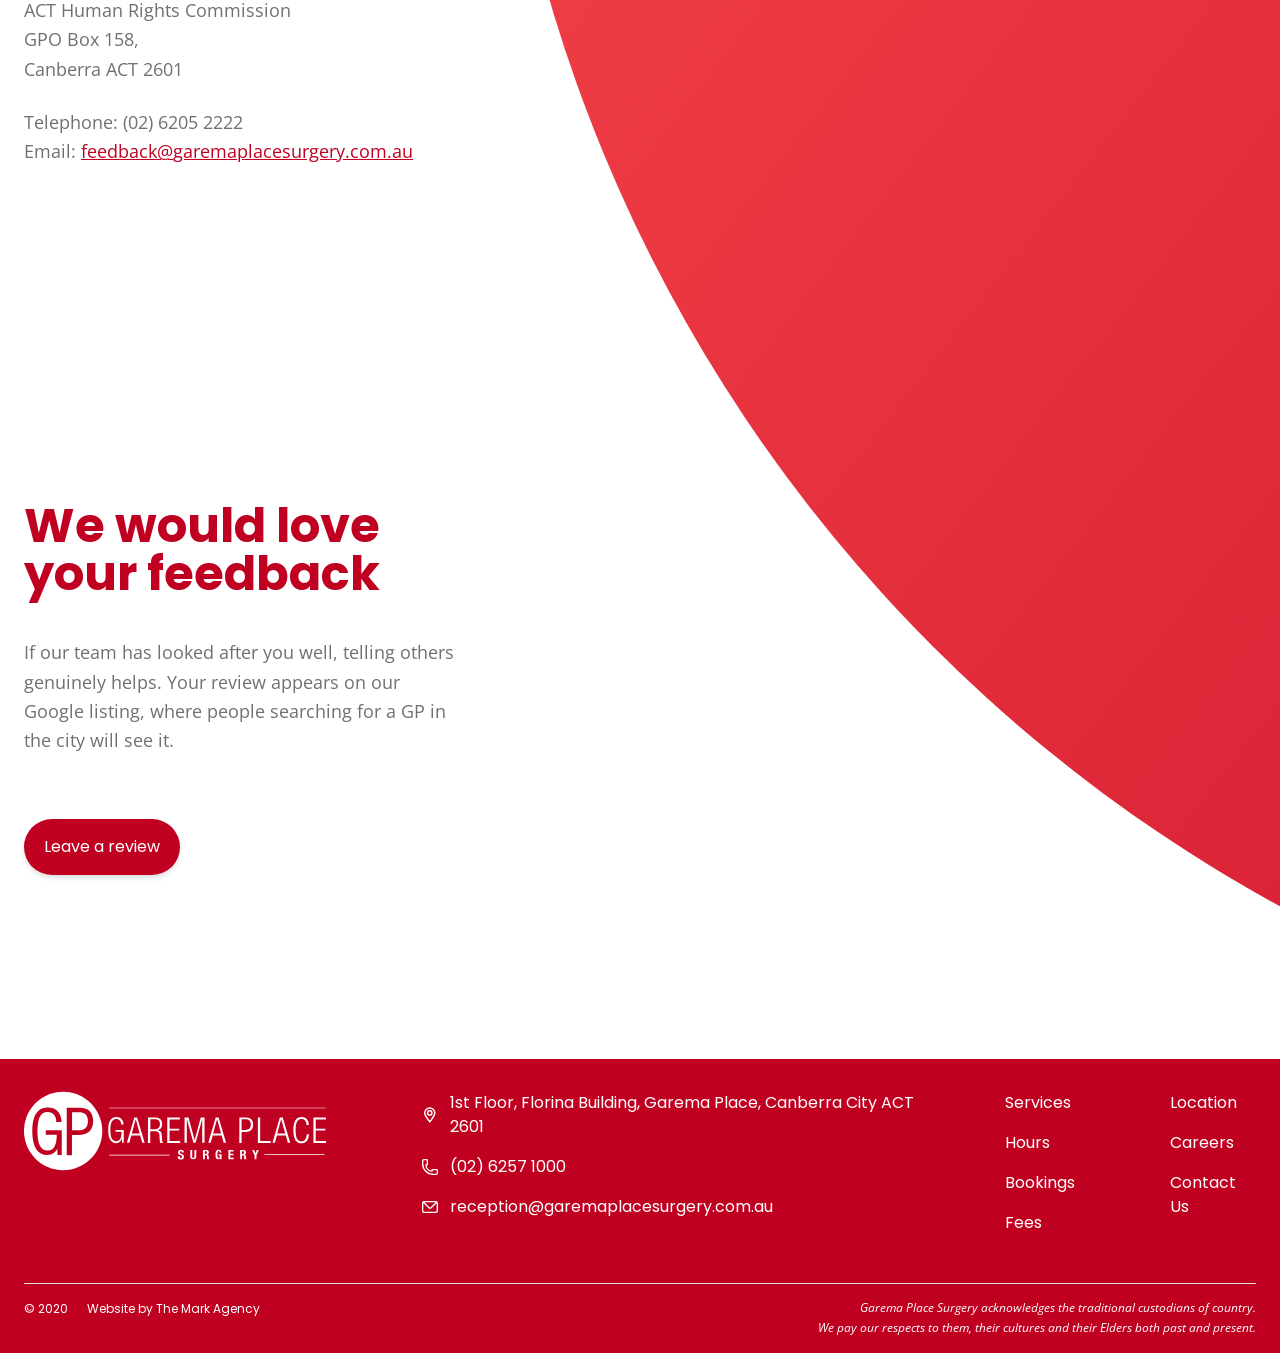
<file: contact-us/index.html>
<!DOCTYPE html>
<html data-html-server-rendered="true" lang="en" data-vue-tag="%7B%22lang%22:%7B%22ssr%22:%22en%22%7D%7D">
  <head>
    <base href="/">
    <title>Contact Us - Garema Place Surgery | Your GP in Canberra City</title><meta name="gridsome:hash" content="0c63ae148e321f8ca66addeb3853077a29ee4d1a"><meta data-vue-tag="ssr" charset="utf-8"><meta data-vue-tag="ssr" name="generator" content="Gridsome v0.7.23"><meta data-vue-tag="ssr" data-key="viewport" name="viewport" content="width=device-width, initial-scale=1, viewport-fit=cover"><meta data-vue-tag="ssr" data-key="format-detection" name="format-detection" content="telephone=no"><meta data-vue-tag="ssr" property="og:locale" content="en_AU"><meta data-vue-tag="ssr" property="og:site_name" content="Garema Place Surgery"><meta data-vue-tag="ssr" property="og:title" content="Garema Place Surgery"><meta data-vue-tag="ssr" property="og:description" content="Your GP in Canberra City"><meta data-vue-tag="ssr" property="og:type" content="website"><meta data-vue-tag="ssr" property="og:url" content="https://garemaplacesurgery.com.au/"><meta data-vue-tag="ssr" property="og:image" content="https://garemaplacesurgery.com.au/og-image.png"><link data-vue-tag="ssr" rel="icon" href="data:,"><link data-vue-tag="ssr" rel="icon" type="image/png" sizes="16x16" href="assets/static/favicon.ce0531f.bbe5ab8837469dd47aa3457339174fcd.png"><link data-vue-tag="ssr" rel="icon" type="image/png" sizes="32x32" href="assets/static/favicon.ac8d93a.bbe5ab8837469dd47aa3457339174fcd.png"><link data-vue-tag="ssr" rel="icon" type="image/png" sizes="96x96" href="assets/static/favicon.b9532cc.bbe5ab8837469dd47aa3457339174fcd.png"><link data-vue-tag="ssr" rel="apple-touch-icon" type="image/png" sizes="76x76" href="assets/static/favicon.f22e9f3.bbe5ab8837469dd47aa3457339174fcd.png"><link data-vue-tag="ssr" rel="apple-touch-icon" type="image/png" sizes="152x152" href="assets/static/favicon.62d22cb.bbe5ab8837469dd47aa3457339174fcd.png"><link data-vue-tag="ssr" rel="apple-touch-icon" type="image/png" sizes="120x120" href="assets/static/favicon.1539b60.bbe5ab8837469dd47aa3457339174fcd.png"><link data-vue-tag="ssr" rel="apple-touch-icon" type="image/png" sizes="167x167" href="assets/static/favicon.dc0cdc5.bbe5ab8837469dd47aa3457339174fcd.png"><link data-vue-tag="ssr" rel="apple-touch-icon" type="image/png" sizes="180x180" href="assets/static/favicon.7b22250.bbe5ab8837469dd47aa3457339174fcd.png"><link data-vue-tag="ssr" rel="preconnect" href="https://fonts.gstatic.com" crossorigin="anonymous"><link data-vue-tag="ssr" rel="preload" as="style" href="https://fonts.googleapis.com/css2?family=Open+Sans
  &amp;family=Poppins:wght@400;600;700&amp;display=swap"><link data-vue-tag="ssr" rel="stylesheet" href="https://fonts.googleapis.com/css2?family=Open+Sans
  &amp;family=Poppins:wght@400;600;700&amp;display=swap"><link rel="preload" href="assets/css/2.styles.778a25a0.css" as="style"><link rel="preload" href="assets/js/app.b4859479.js" as="script"><link rel="prefetch" href="assets/js/page--node-modules--gridsome--app--pages--404-vue.3acfc750.js"><link rel="stylesheet" href="assets/css/2.styles.778a25a0.css"><noscript data-vue-tag="ssr"><style>.g-image--loading{display:none;}</style></noscript>
  </head>
  <body class="contact" data-vue-tag="%7B%22class%22:%7B%22ssr%22:%22contact%22%7D%7D">
    <div data-server-rendered="true" id="app" class="bg-cover bg-no-repeat transition duration-150 ease-in-out overflow-hidden"><div class="fixed z-50 bottom-0 w-full bg-gps-red bg-opacity-75 border-t border-white text-sm text-white text-center px-10 py-5"><button class="bg-white rounded-full absolute top-0 mt-2 right-0 mr-2"><svg xmlns="http://www.w3.org/2000/svg" fill="none" viewBox="0 0 24 24" stroke-width="1.5" stroke="currentColor" class="w-6 h-6 text-gps-red"><path stroke-linecap="round" stroke-linejoin="round" d="M6 18L18 6M6 6l12 12"></path></svg></button><span>
    This site uses cookies to deliver website functionality, for analytics and
    advertising purposes as described in our
    <a href="contact-us/#privacy" class="underline">privacy policy</a>. By
    continuing to browse the site, you're agreeing to our use of cookies.
  </span></div><div><header class="z-40 fixed w-full transition-none text-sm pb-4 mx-auto bg-white"><div class="max-w-screen-2xl mx-auto px-6"><div class="justify-between py-4 border-gps-gray-light border-b hidden lg:flex"><address class="not-italic flex flex-row items-center leading-1"><svg height="16" viewBox="0 0 16 16" width="16" xmlns="http://www.w3.org/2000/svg" class="mr-3 min-w-10 lg:min-w-0 overflow-hidden"><path d="m0 0h16v16h-16z" fill="none"></path><g fill="#c00020" transform="translate(-314 -651.005)"><path d="m321.941 651.005a5.947 5.947 0 0 0 -5.941 5.94c0 3.06 4.827 8.763 5.377 9.4l.564.656.564-.656c.55-.641 5.377-6.344 5.377-9.4a5.947 5.947 0 0 0 -5.941-5.94zm0 13.7c-1.62-1.995-4.454-5.874-4.454-7.759a4.454 4.454 0 0 1 8.909 0c.004 1.881-2.834 5.763-4.455 7.754z"></path><path d="m322.949 654.969a2.973 2.973 0 1 0 2.973 2.973 2.976 2.976 0 0 0 -2.973-2.973zm0 4.459a1.486 1.486 0 1 1 1.486-1.486 1.487 1.487 0 0 1 -1.486 1.486z" transform="translate(-1.021 -1.018)"></path></g></svg><a href="https://www.google.com/maps/place/?q=place_id:ChIJ46g_HGZNFmsRjPPyOSrYS1o" target="_blank">
    1st Floor, Florina Building, Garema Place, Canberra City ACT 2601
  </a></address><div class="flex flex-row"><a href="mailto:reception@garemaplacesurgery.com.au" class="flex flex-row items-center leading-1 break-words hover:underline lg:mr-8"><svg height="12" viewBox="0 0 16 12" width="16" xmlns="http://www.w3.org/2000/svg" class="mr-3 min-w-10 lg:min-w-0 overflow-hidden"><path d="m1526.9 989.22-.012-.011a1.964 1.964 0 0 0 -.843-.193h-12a1.99 1.99 0 0 0 -.771.155l-.021-.02-.061.063a2 2 0 0 0 -1.147 1.8v8a2 2 0 0 0 2 2h12a2 2 0 0 0 2-2v-8a2 2 0 0 0 -1.145-1.794zm-1.185 1.133-5.11 4.981a.743.743 0 0 1 -1.018 0l-5.107-4.98zm.327 9.333h-12a.667.667 0 0 1 -.667-.667v-7.881l5.28 5.148a2.074 2.074 0 0 0 2.881 0l5.173-5.041v7.773a.667.667 0 0 1 -.666.668z" fill="#c00020" transform="translate(-1512.043 -989.02)"></path></svg>
  reception@<wbr>garemaplacesurgery.com.au
</a><a href="tel:+61262571000" class="flex flex-row items-center leading-1 hover:underline"><svg height="16" viewBox="0 0 16 16" width="16" xmlns="http://www.w3.org/2000/svg" class="mr-3 min-w-10 lg:min-w-0 overflow-hidden"><path d="m86.171 324h-3.009a1.931 1.931 0 0 0 -1.475.385 1.269 1.269 0 0 0 -.35.9 5.34 5.34 0 0 1 -4.625-4.625 1.272 1.272 0 0 0 .905-.351 1.93 1.93 0 0 0 .383-1.472v-3.008a1.93 1.93 0 0 0 -.383-1.475 1.286 1.286 0 0 0 -.951-.354h-2.666a2 2 0 0 0 -2 2v2.667a11.346 11.346 0 0 0 11.333 11.333h2.667a2 2 0 0 0 2-2v-2.667a1.284 1.284 0 0 0 -.354-.95 1.942 1.942 0 0 0 -1.475-.383zm.5 4a.667.667 0 0 1 -.667.667h-2.671a10.011 10.011 0 0 1 -10-10v-2.667a.667.667 0 0 1 .667-.667h2.655a4.366 4.366 0 0 1 .013.485v3.03a4.369 4.369 0 0 1 -.013.485h-1.322v.667a6.674 6.674 0 0 0 6.667 6.667h.667v-1.322c.126-.015.335-.013.485-.013h3.031c.151 0 .359 0 .485.013z" fill="#c00020" transform="translate(-72 -314)"></path></svg>
  (02) 6257 1000
</a></div></div><div class="flex justify-between items-center pt-4"><a href="" class="mr-6 lg:mr-24 w-auto active h-16 lg:h-24"><svg xmlns="http://www.w3.org/2000/svg" viewBox="0 0 314 81.3" class="max-w-full h-full"><title>Garema Place Surgery | Your GP in Canberra City</title><path fill="#c00020" fill-rule="evenodd" d="M81.3 40.7c0 22.5-18.2 40.7-40.7 40.7C18.2 81.3 0 63.1 0 40.7S18.2 0 40.7 0c22.4 0 40.6 18.2 40.6 40.7zm-58.7 3.9H34v.4c0 7.3-1.6 16-9.5 16-7.2.1-10.5-6.3-10.5-20s3.3-20 10.5-20c6.6 0 9 5.3 9 9.8v.5H39v-.6c-.6-9.3-5.7-14.4-14.4-14.4-10.7 0-16 8.4-16 24.7S14 65.7 24.5 65.7c4.3-.1 8.3-2.6 10.2-6.5v6.5h4.5V40H22.6zm45.9-24.2c-2.3-2.6-5.9-3.9-10.5-3.9H44.4v49.3h5.4v-21h6.7c9.8 0 15.3-5 15.3-14.2 0-4.4-1.1-7.8-3.3-10.2zM56.7 40h-6.8V21.2h6.8c6.7 0 9.7 2.9 9.7 9.4 0 6.3-3.3 9.4-9.7 9.4z" clip-rule="evenodd"></path><g><path fill="#1a1818" d="M95.1 41.5v-2h8.5v13.4h-1.8v-4.4h-.1c-.6 2.7-3 4.7-5.8 4.8-5.4 0-8.4-4.2-8.4-13.6s3-13.6 8.4-13.6c5 0 7.3 3.3 7.6 7.8H101c0-3.2-1.7-5.8-5.2-5.8-3.8 0-6.1 3.1-6.1 11.6s2.3 11.6 6.1 11.6c3.5 0 5.5-3.2 5.5-9.3v-.6zM114.6 26.6h2.9l7.8 26.3h-2.5l-2.1-7.7h-9.2l-2.1 7.7h-2.5zm5.6 16.6l-4.1-14.8h-.1l-4 14.8zM128.8 26.6h7.9c4.4 0 6.8 2.5 6.8 6.6 0 3.2-1.3 6-4.8 6.7v.1c3.3.3 4.4 2.2 4.5 6.2l.1 2.9c-.1 1.4.3 2.8 1.1 3.9h-2.8c-.5-1.2-.8-2.4-.7-3.7l-.1-2.2c-.1-4.6-1-6.1-5.2-6.1h-4.5v12h-2.4zm2.4 12.3h4.1c3.7 0 5.9-1.7 5.9-5.2 0-3.2-1.4-5.2-5.6-5.2h-4.3zM148.8 26.6h13.1v2h-10.7v9.6h10v2h-10V51h11v2h-13.4zM166.8 26.6h4.1l6.3 23.4h.1l6.3-23.4h3.9v26.3h-2.4V28.8h-.1l-6.8 24.1H176l-6.8-24.1h-.1v24.1h-2.4zM199.1 26.6h3l7.8 26.3h-2.5l-2.1-7.7H196l-2.1 7.7h-2.5zm5.6 16.6l-4.1-14.8h-.1l-4.1 14.8zM223.7 26.6h7.1c5.1 0 7.2 3 7.2 7.5 0 4.1-2 7.5-8 7.5h-4V53h-2.4zm2.3 12.9h4c3.1 0 5.6-1.4 5.6-5.5 0-3.9-2-5.5-5.6-5.5h-4zM242.9 26.6h2.4V51h10.9v2h-13.3zM265.7 26.6h3l7.8 26.3H274l-2.1-7.7h-9.2l-2.1 7.7h-2.5zm5.6 16.6l-4.1-14.8h-.1L263 43.2zM296 44c-.3 6-3.1 9.4-7.8 9.4-5.4 0-8.4-4.2-8.4-13.6s3-13.6 8.4-13.6 7.6 3.8 7.6 8.1h-2.4c0-3.6-1.8-6.1-5.2-6.1-3.8 0-6.1 3.1-6.1 11.6s2.3 11.6 6.1 11.6c3.3 0 5.2-2.8 5.5-7.4zM300.6 26.6h13.1v2H303v9.6h10v2h-10V51h11v2h-13.4zM161.7 66.9v.3c0 .9.3 1.5 1.3 1.5.6 0 1.1-.4 1.2-1.1v-.1c0-.9-.4-1.2-1.7-1.6-1.7-.6-2.5-1.3-2.5-2.9 0-1.9 1.1-2.8 3-2.8 1.7 0 3 .7 3 2.6v.3h-2c0-.9-.3-1.4-1.1-1.4-.5-.1-1 .3-1.1.9v.2c0 .6.2 1 1 1.3l1.5.6c1.1.3 1.9 1.4 1.8 2.6 0 2-1.2 3-3.4 3s-3.1-1-3.1-2.8v-.4zM174.7 60.3V67c0 1 .2 1.7 1.1 1.7S177 68 177 67v-6.7h1.9V67c0 2.5-1.5 3.1-3.1 3.1s-3.1-.5-3.1-3.1v-6.7zM185.8 60.3h3.6c1.3-.2 2.4.7 2.6 2v.5c0 1.3-.5 2.1-1.6 2.4 1.3.2 1.5.9 1.6 2.9 0 1 .1 1.5.4 1.7v.1h-2.1c-.2-.3-.3-.7-.2-1L190 67c0-.8-.4-1.2-1.1-1.2h-1v4.1H186zm2 4.2h.8c.9 0 1.5-.4 1.5-1.4.1-.7-.4-1.3-1-1.3h-1.2zM203.3 63.1c0-.7-.3-1.6-1.1-1.6-.9 0-1.3 1-1.3 3.4 0 2.3.2 3.8 1.3 3.8.7-.1 1.3-.8 1.2-1.5v-1h-1.3v-1.4h3.1V70h-1.4v-1c-.4.7-1.2 1.1-2 1.1-2.4 0-2.9-1.8-2.9-5.1 0-3.2.8-4.9 3.2-4.9 2.1 0 3 1.1 3 3.1zM217.6 60.3v1.6h-3.4v2.3h3.2v1.6h-3.2v2.6h3.6V70h-5.5v-9.6zM224.4 60.3h3.6c1.3-.2 2.4.7 2.6 2v.5c0 1.3-.5 2.1-1.6 2.4 1.3.2 1.5.9 1.6 2.9 0 1 .1 1.5.4 1.7v.1h-2.1c-.2-.3-.3-.7-.2-1l-.1-1.9c0-.8-.4-1.2-1.1-1.2h-1v4.1h-1.9zm1.9 4.2h.8c.7.1 1.3-.4 1.5-1v-.4c.1-.7-.4-1.3-1-1.3h-1.2zM239.1 60.3l1.3 3.7 1.4-3.7h2.1l-2.5 5.9V70h-1.9v-3.8l-2.5-5.9z"></path></g><g><path fill="#c00020" d="M151.1 65.3v.7H88.5v-.7zM313.3 16.4v.7H88.5v-.7zM312.3 64.9v.7h-62.7v-.7z"></path></g></svg></a><div class="xl:w-full text-right"><button type="button" id="nav-icon" class="h-6 relative w-8 xl:hidden p-4 rounded-md focus:outline-none transition duration-150 ease-in-out"><span></span><span></span><span></span><span aria-live="assertive" class="sr-only">
      Open
      Menu
    </span></button><nav class="flex-auto xl:flex flex-col xl:flex-row xl:items-center flex-end xl:justify-between xl:w-full text-gps-black hidden"><div class="group relative"><a href="services/" class="hover:underline mb-5 inline-block xl:mb-0 text-lg hover:text-gps-red">
        Services
      </a><ul class="flyout text-left absolute hidden xl:group-hover:block -ml-4 text-gps-black group"><li><a href="services/#include" class="group shadow-lg rounded-t-lg bg-gps-gray-lightest flex items-center justify-between hover:text-gps-red hover:text-gps-red pt-6 pb-3 px-6 block whitespace-no-wrap transition duration-150 ease-in-out">
            Our services
          </a></li><li><a href="services/#recalls" class="group shadow-lg bg-gps-gray-lightest flex items-center justify-between hover:text-gps-red hover:text-gps-red py-3 px-6 block whitespace-no-wrap transition duration-150 ease-in-out">
            Reminders
          </a></li><li><a href="services/#results" class="group shadow-lg bg-gps-gray-lightest flex items-center justify-between hover:text-gps-red hover:text-gps-red py-3 px-6 block whitespace-no-wrap transition duration-150 ease-in-out">
            Medical results
          </a></li><li><a href="services/#repeat" class="group shadow-lg bg-gps-gray-lightest flex items-center justify-between hover:text-gps-red hover:text-gps-red py-3 px-6 block whitespace-no-wrap transition duration-150 ease-in-out">
            Prescriptions, Repeats &amp; Referrals
          </a></li><li><a href="services/#privacy" class="group shadow-lg rounded-b-lg bg-gps-gray-lightest flex items-center justify-between hover:text-gps-red hover:text-gps-red pb-6 pt-3 px-6 block whitespace-no-wrap transition duration-150 ease-in-out">
            Privacy, AI &amp; Patient Charter
          </a></li></ul></div><a href="doctors/" class="hover:underline mb-5 inline-block xl:mb-0 text-lg hover:text-gps-red">
      Doctors
    </a><a href="hours/" class="hover:underline mb-5 inline-block xl:mb-0 text-lg hover:text-gps-red">
      Hours
    </a><div class="group relative"><a href="../bookings/" class="hover:underline mb-5 inline-block xl:mb-0 text-lg hover:text-gps-red">
        Bookings
      </a><ul class="flyout text-left absolute hidden xl:group-hover:block -ml-4 text-gps-black"><li><a href="../bookings/#aim" class="group shadow-lg rounded-t-lg bg-gps-gray-lightest flex items-center justify-between hover:text-gps-red hover:text-gps-red pt-6 pb-3 px-6 block whitespace-no-wrap transition duration-150 ease-in-out">
            Our aim
          </a></li><li><a href="../bookings/#new-patients" class="group shadow-lg rounded-b-lg bg-gps-gray-lightest flex items-center justify-between hover:text-gps-red hover:text-gps-red pb-6 pt-3 px-6 block whitespace-no-wrap transition duration-150 ease-in-out">
            New patients
          </a></li></ul></div><a href="fees/" class="hover:underline mb-5 inline-block xl:mb-0 text-lg hover:text-gps-red">
      Fees
    </a><a href="location/" class="hover:underline mb-5 inline-block xl:mb-0 text-lg hover:text-gps-red">
      Location
    </a><a href="careers/" class="hover:underline mb-5 inline-block xl:mb-0 text-lg hover:text-gps-red">
      Careers
    </a><div class="group relative"><a href="contact-us/" aria-current="page" class="hover:underline mb-5 inline-block xl:mb-0 text-lg active--exact text-gps-red font-bold hover:text-gps-red">
        Contact Us
      </a><ul class="flyout text-left absolute hidden xl:group-hover:block -ml-4 text-gps-black"><li><a href="contact-us/#privacy" class="group shadow-lg rounded-t-lg bg-gps-gray-lightest flex items-center justify-between hover:text-gps-red hover:text-gps-red pt-6 pb-3 px-6 block whitespace-no-wrap transition duration-150 ease-in-out">
            Privacy and Rights
          </a></li><li><a href="contact-us/#feedback" class="group shadow-lg bg-gps-gray-lightest flex items-center justify-between hover:text-gps-red hover:text-gps-red py-3 px-6 block whitespace-no-wrap transition duration-150 ease-in-out">
            Feedback
          </a></li><li><a href="contact-us/#reviews" class="group shadow-lg rounded-b-lg bg-gps-gray-lightest flex items-center justify-between hover:text-gps-red hover:text-gps-red pb-6 pt-3 px-6 block whitespace-no-wrap transition duration-150 ease-in-out">
            Leave a review
          </a></li></ul></div><a href="../bookings/" rel="noopener" class="hover:bg-gps-coral mt-4 xl:mt-0 px-5 py-4 rounded-full transition duration-150 shadow-md flex flex-row items-center leading-0 bg-gps-red text-white">
      Book Appointment
      <svg height="9.533" viewBox="0 0 16 9.533" width="16" xmlns="http://www.w3.org/2000/svg" class="ml-3"><path d="m707.273 752.347 3.064 3.064h-13.288v1.428h13.251l-3.022 3.022 1.009 1.009 4.766-4.766-4.766-4.766z" fill="currentColor" transform="translate(-697.049 -751.338)"></path></svg></a></nav></div></div></div></header></div><div class="w-full max-w-screen-2xl mx-auto p-6 text-gps-black font-poppins pt-40 lg:pt-64"><main><h1 class="text-gps-red text-4xl md:text-5xl font-bold leading-none pb-10">
      Contact Us
    </h1><p class="text-lg font-sans text-gps-gray leading-relaxed pb-10">
      Doctors in the practice may be contacted during normal surgery hours. If
      the doctor is with a patient, a message will be taken and you will be
      advised by the reception staff when it is likely that the doctor will
      return your call. Your call will immediately be put through to a doctor
      or a nurse in an emergency.
    </p><p class="text-lg font-sans text-gps-gray leading-relaxed pb-10"><strong>Please note that all patient enquiries will require an
        appointment.</strong>
      Please telephone our reception team or
      <a href="../bookings/" class="underline text-gps-red hover:text-black">book an appointment online</a>.
    </p><div class="flex flex-col lg:flex-row pb-16 flex-wrap justify-start"><div class="mb-10 lg:w-1/2 xl:w-1/4"><div class="flex flex-col lg:mr-4 xl:mr-2 bg-gps-gray-light rounded-lg text-center shadow-lg px-6 py-12 h-full"><img alt="" src="icons/phone.svg" class="h-32 w-32 pb-6 m-auto g-image"><h2 class="text-2xl font-bold capitalize">
            Phone Number
          </h2><p class="pt-5 font-sans text-lg break-words"><a href="tel:+61262571000">(02) 6257 1000</a></p></div></div><div class="mb-10 lg:w-1/2 xl:w-1/4"><div class="flex flex-col lg:ml-4 xl:mx-2 bg-gps-gray-light rounded-lg text-center shadow-lg px-6 py-12 h-full justify-start"><img alt="" src="icons/computer.svg" class="h-32 w-32 pb-6 mx-auto mt-5 g-image"><a href="../bookings/" class="flex items-center justify-center hover:text-gps-red"><h2 class="text-2xl font-bold capitalize">
              Book Online
            </h2><svg height="9.533" viewBox="0 0 16 9.533" width="16" xmlns="http://www.w3.org/2000/svg" class="ml-3 inline-flex"><path d="m707.273 752.347 3.064 3.064h-13.288v1.428h13.251l-3.022 3.022 1.009 1.009 4.766-4.766-4.766-4.766z" fill="currentColor" transform="translate(-697.049 -751.338)"></path></svg></a></div></div><div class="mb-10 lg:w-1/2 xl:w-1/4"><div class="flex flex-col lg:mr-4 xl:mx-2 bg-gps-gray-light rounded-lg text-center shadow-lg px-2 py-12 h-full"><img alt="" src="icons/email.svg" class="h-32 w-32 pb-6 m-auto g-image"><h2 class="text-2xl font-bold capitalize">
            Email Address
          </h2><p class="pt-5 font-sans text-lg break-words"><a href="mailto:reception@garemaplacesurgery.com.au">
              reception@<wbr>garemaplacesurgery.com.au
            </a></p></div></div><div class="mb-10 lg:w-1/2 xl:w-1/4"><div class="flex flex-col lg:ml-4 xl:ml-2 bg-gps-gray-light rounded-lg text-center shadow-lg px-6 py-12 h-full"><img alt="" src="icons/post.svg" class="h-32 w-32 pb-6 m-auto g-image"><h2 class="text-2xl font-bold capitalize">
            Post Box
          </h2><p class="pt-5 font-sans text-lg break-words">
            PO Box 628 Canberra City ACT 2601
          </p></div></div></div><div class="flex flex-row items-center w-full my-24 justify-evenly lg:mt-0 pt-16 lg:pt-40"><div class="flex flex-row items-center w-full mt-24 mb-10 justify-evenly lg:mt-0"><div class="relative flex flex-col items-center w-full p-6 my-8 bg-white rounded-lg shadow-lg lg:flex-row lg:items-start xl:items-center lg:mx-48"><img src="team/anita-t.jpg" class="z-10 mb-12 -mt-24 rounded-full shadow-lg lg:absolute lg:my-0 lg:-ml-48 pin-top g-image"><div class="w-full lg:w-4/5 lg:ml-64"><h2 class="text-4xl font-bold">
          Practice Manager
        </h2><!----><div class="flex flex-col w-full pt-5 mt-5 border-t xl:flex-row justify-evenly border-gps-gray-light lg:my-5 lg:py-5"><div class="mb-5 font-sans leading-relaxed text-gps-gray xl:mb-0"> <p>
       Anita Tammaro has been Practice Manager at Garema Place Surgery since March 2016. 
       Anita has worked in General Practice for approximately 20 years and has a wealth of 
       experience in this field. Anita is always willing to assist and is very happy to receive
        feedback on any aspect of our service.
        </p></div><!----></div></div></div></div></div><div id="privacy" class="flex flex-col lg:flex-row justify-evenly py-16 lg:py-40 relative large-dot"><div class="w-full lg:w-1/2 box-border lg:pr-16"><h2 class="text-gps-red text-4xl md:text-5xl font-bold leading-tight pb-10">
          Your Privacy and Rights as a Patient
        </h2><p class="text-lg font-sans text-gps-gray leading-relaxed">
          Garema Place Surgery is fully compliant with all Commonwealth and
          Territory Privacy Legislation requirements. All team members have
          signed confidentiality agreements and understand their
          responsibilities in regard to your privacy and the confidentiality
          of your health record. Your record will be accessed by authorised
          persons only.
        </p><a href="pdf/privacy-policy-july-2026.pdf" target="_blank" class="inline-block mt-12 hover:bg-gps-coral px-5 py-4 rounded-full text-center transition duration-150 ease-in-out shadow-md bg-gps-red text-white mr-8 mb-12 lg:mb-0">
          Download Full Privacy Policy
        </a><a href="pdf/terms_of_use.pdf" target="_blank" class="inline-block mt-12 hover:bg-gps-coral px-5 py-4 rounded-full text-center transition duration-150 ease-in-out shadow-md bg-gps-red text-white mr-8 mb-12 lg:mb-0">
          Download Terms of Use
        </a></div><div class="w-full lg:w-1/2 lg:mx-32"></div></div><div id="feedback" class="flex flex-col lg:flex-row justify-evenly py-16 lg:py-40 items-end"><div class="w-full lg:w-1/2 box-border lg:pr-16"><h2 class="text-gps-red text-4xl md:text-5xl font-bold leading-none pb-10">
          Feedback
        </h2><p class="text-lg font-sans text-gps-gray leading-relaxed">
          We are very happy to receive feedback about our service. You may
          provide feedback in writing, via email or online. Please address
          this correspondence to feedback@garemaplacesurgery.com.au.
        </p><p class="text-lg font-sans text-gps-gray leading-relaxed">
          If you are not satisfied with the process, you may also wish to
          contact the Health Services Commissioner.
        </p><address class="text-lg font-sans text-gps-gray leading-relaxed not-italic">
          Health Services Commissioner<br>
          ACT Human Rights Commission<br>
          GPO Box 158,<br>
          Canberra ACT 2601
        </address><p class="pt-6 text-lg font-sans text-gps-gray leading-relaxed">
          Telephone: <a href="tel:+61262052222">(02) 6205 2222</a><br>
          Email:
          <a href="mailto:feedback@garemaplacesurgery.com.au" class="underline text-gps-red">feedback@<wbr>garemaplacesurgery.com.au
          </a></p></div><div class="w-full lg:w-1/2 mt-16 lg:mt-0 lg:mx-32"></div></div><div id="reviews" class="flex flex-col lg:flex-row justify-evenly py-16 lg:py-40"><div class="w-full lg:w-1/2 box-border lg:pr-16"><h2 class="text-gps-red text-4xl md:text-5xl font-bold leading-none pb-10">
          We would love your feedback
        </h2><p class="text-lg font-sans text-gps-gray leading-relaxed">
          If our team has looked after you well, telling others genuinely
          helps. Your review appears on our Google listing, where people
          searching for a GP in the city will see it.
        </p><a href="https://g.page/r/CYzz8jkq2EtaEBM/review" target="_blank" rel="noopener noreferrer" class="inline-block mt-12 hover:bg-gps-coral px-5 py-4 rounded-full text-center transition duration-150 ease-in-out shadow-md bg-gps-red text-white mr-8 mb-12 lg:mb-0">
          Leave a review
        </a></div><div class="w-full lg:w-1/2 mt-16 lg:mt-0 lg:mx-32"></div></div></main></div><footer class="bg-gps-red text-white font-poppins"><div class="w-full max-w-screen-2xl mx-auto border-white px-6"><div class="flex flex-col lg:flex-row justify-between py-8"><a href="" class="lg:mr-24 h-16 lg:h-20 mb-8 lg:mb-16 lg:mb-0 active"><svg xmlns="http://www.w3.org/2000/svg" viewBox="0 0 314 81.3" class="max-w-full h-full"><title>Garema Place Surgery | Your GP in Canberra City</title><path fill="#fff" fill-rule="evenodd" d="M81.3 40.7c0 22.5-18.2 40.7-40.7 40.7C18.2 81.3 0 63.1 0 40.7S18.2 0 40.7 0c22.4 0 40.6 18.2 40.6 40.7zm-58.7 3.9H34v.4c0 7.3-1.6 16-9.5 16-7.2.1-10.5-6.3-10.5-20s3.3-20 10.5-20c6.6 0 9 5.3 9 9.8v.5H39v-.6c-.6-9.3-5.7-14.4-14.4-14.4-10.7 0-16 8.4-16 24.7S14 65.7 24.5 65.7c4.3-.1 8.3-2.6 10.2-6.5v6.5h4.5V40H22.6zm45.9-24.2c-2.3-2.6-5.9-3.9-10.5-3.9H44.4v49.3h5.4v-21h6.7c9.8 0 15.3-5 15.3-14.2 0-4.4-1.1-7.8-3.3-10.2zM56.7 40h-6.8V21.2h6.8c6.7 0 9.7 2.9 9.7 9.4 0 6.3-3.3 9.4-9.7 9.4z" clip-rule="evenodd"></path><g><path fill="#fff" d="M95.1 41.5v-2h8.5v13.4h-1.8v-4.4h-.1c-.6 2.7-3 4.7-5.8 4.8-5.4 0-8.4-4.2-8.4-13.6s3-13.6 8.4-13.6c5 0 7.3 3.3 7.6 7.8H101c0-3.2-1.7-5.8-5.2-5.8-3.8 0-6.1 3.1-6.1 11.6s2.3 11.6 6.1 11.6c3.5 0 5.5-3.2 5.5-9.3v-.6zM114.6 26.6h2.9l7.8 26.3h-2.5l-2.1-7.7h-9.2l-2.1 7.7h-2.5zm5.6 16.6l-4.1-14.8h-.1l-4 14.8zM128.8 26.6h7.9c4.4 0 6.8 2.5 6.8 6.6 0 3.2-1.3 6-4.8 6.7v.1c3.3.3 4.4 2.2 4.5 6.2l.1 2.9c-.1 1.4.3 2.8 1.1 3.9h-2.8c-.5-1.2-.8-2.4-.7-3.7l-.1-2.2c-.1-4.6-1-6.1-5.2-6.1h-4.5v12h-2.4zm2.4 12.3h4.1c3.7 0 5.9-1.7 5.9-5.2 0-3.2-1.4-5.2-5.6-5.2h-4.3zM148.8 26.6h13.1v2h-10.7v9.6h10v2h-10V51h11v2h-13.4zM166.8 26.6h4.1l6.3 23.4h.1l6.3-23.4h3.9v26.3h-2.4V28.8h-.1l-6.8 24.1H176l-6.8-24.1h-.1v24.1h-2.4zM199.1 26.6h3l7.8 26.3h-2.5l-2.1-7.7H196l-2.1 7.7h-2.5zm5.6 16.6l-4.1-14.8h-.1l-4.1 14.8zM223.7 26.6h7.1c5.1 0 7.2 3 7.2 7.5 0 4.1-2 7.5-8 7.5h-4V53h-2.4zm2.3 12.9h4c3.1 0 5.6-1.4 5.6-5.5 0-3.9-2-5.5-5.6-5.5h-4zM242.9 26.6h2.4V51h10.9v2h-13.3zM265.7 26.6h3l7.8 26.3H274l-2.1-7.7h-9.2l-2.1 7.7h-2.5zm5.6 16.6l-4.1-14.8h-.1L263 43.2zM296 44c-.3 6-3.1 9.4-7.8 9.4-5.4 0-8.4-4.2-8.4-13.6s3-13.6 8.4-13.6 7.6 3.8 7.6 8.1h-2.4c0-3.6-1.8-6.1-5.2-6.1-3.8 0-6.1 3.1-6.1 11.6s2.3 11.6 6.1 11.6c3.3 0 5.2-2.8 5.5-7.4zM300.6 26.6h13.1v2H303v9.6h10v2h-10V51h11v2h-13.4zM161.7 66.9v.3c0 .9.3 1.5 1.3 1.5.6 0 1.1-.4 1.2-1.1v-.1c0-.9-.4-1.2-1.7-1.6-1.7-.6-2.5-1.3-2.5-2.9 0-1.9 1.1-2.8 3-2.8 1.7 0 3 .7 3 2.6v.3h-2c0-.9-.3-1.4-1.1-1.4-.5-.1-1 .3-1.1.9v.2c0 .6.2 1 1 1.3l1.5.6c1.1.3 1.9 1.4 1.8 2.6 0 2-1.2 3-3.4 3s-3.1-1-3.1-2.8v-.4zM174.7 60.3V67c0 1 .2 1.7 1.1 1.7S177 68 177 67v-6.7h1.9V67c0 2.5-1.5 3.1-3.1 3.1s-3.1-.5-3.1-3.1v-6.7zM185.8 60.3h3.6c1.3-.2 2.4.7 2.6 2v.5c0 1.3-.5 2.1-1.6 2.4 1.3.2 1.5.9 1.6 2.9 0 1 .1 1.5.4 1.7v.1h-2.1c-.2-.3-.3-.7-.2-1L190 67c0-.8-.4-1.2-1.1-1.2h-1v4.1H186zm2 4.2h.8c.9 0 1.5-.4 1.5-1.4.1-.7-.4-1.3-1-1.3h-1.2zM203.3 63.1c0-.7-.3-1.6-1.1-1.6-.9 0-1.3 1-1.3 3.4 0 2.3.2 3.8 1.3 3.8.7-.1 1.3-.8 1.2-1.5v-1h-1.3v-1.4h3.1V70h-1.4v-1c-.4.7-1.2 1.1-2 1.1-2.4 0-2.9-1.8-2.9-5.1 0-3.2.8-4.9 3.2-4.9 2.1 0 3 1.1 3 3.1zM217.6 60.3v1.6h-3.4v2.3h3.2v1.6h-3.2v2.6h3.6V70h-5.5v-9.6zM224.4 60.3h3.6c1.3-.2 2.4.7 2.6 2v.5c0 1.3-.5 2.1-1.6 2.4 1.3.2 1.5.9 1.6 2.9 0 1 .1 1.5.4 1.7v.1h-2.1c-.2-.3-.3-.7-.2-1l-.1-1.9c0-.8-.4-1.2-1.1-1.2h-1v4.1h-1.9zm1.9 4.2h.8c.7.1 1.3-.4 1.5-1v-.4c.1-.7-.4-1.3-1-1.3h-1.2zM239.1 60.3l1.3 3.7 1.4-3.7h2.1l-2.5 5.9V70h-1.9v-3.8l-2.5-5.9z"></path></g><g><path fill="#fff" d="M151.1 65.3v.7H88.5v-.7zM313.3 16.4v.7H88.5v-.7zM312.3 64.9v.7h-62.7v-.7z"></path></g></svg></a><div class="flex flex-col"><address class="not-italic flex flex-row items-center leading-1"><svg height="16" viewBox="0 0 16 16" width="16" xmlns="http://www.w3.org/2000/svg" class="mr-3 min-w-10 lg:min-w-0 overflow-hidden"><path d="m0 0h16v16h-16z" fill="none"></path><g fill="#fff" transform="translate(-314 -651.005)"><path d="m321.941 651.005a5.947 5.947 0 0 0 -5.941 5.94c0 3.06 4.827 8.763 5.377 9.4l.564.656.564-.656c.55-.641 5.377-6.344 5.377-9.4a5.947 5.947 0 0 0 -5.941-5.94zm0 13.7c-1.62-1.995-4.454-5.874-4.454-7.759a4.454 4.454 0 0 1 8.909 0c.004 1.881-2.834 5.763-4.455 7.754z"></path><path d="m322.949 654.969a2.973 2.973 0 1 0 2.973 2.973 2.976 2.976 0 0 0 -2.973-2.973zm0 4.459a1.486 1.486 0 1 1 1.486-1.486 1.487 1.487 0 0 1 -1.486 1.486z" transform="translate(-1.021 -1.018)"></path></g></svg><a href="https://www.google.com/maps/place/?q=place_id:ChIJ46g_HGZNFmsRjPPyOSrYS1o" target="_blank">
    1st Floor, Florina Building, Garema Place, Canberra City ACT 2601
  </a></address><a href="tel:+61262571000" class="flex flex-row items-center leading-1 hover:underline my-4"><svg height="16" viewBox="0 0 16 16" width="16" xmlns="http://www.w3.org/2000/svg" class="mr-3 min-w-10 lg:min-w-0 overflow-hidden"><path d="m86.171 324h-3.009a1.931 1.931 0 0 0 -1.475.385 1.269 1.269 0 0 0 -.35.9 5.34 5.34 0 0 1 -4.625-4.625 1.272 1.272 0 0 0 .905-.351 1.93 1.93 0 0 0 .383-1.472v-3.008a1.93 1.93 0 0 0 -.383-1.475 1.286 1.286 0 0 0 -.951-.354h-2.666a2 2 0 0 0 -2 2v2.667a11.346 11.346 0 0 0 11.333 11.333h2.667a2 2 0 0 0 2-2v-2.667a1.284 1.284 0 0 0 -.354-.95 1.942 1.942 0 0 0 -1.475-.383zm.5 4a.667.667 0 0 1 -.667.667h-2.671a10.011 10.011 0 0 1 -10-10v-2.667a.667.667 0 0 1 .667-.667h2.655a4.366 4.366 0 0 1 .013.485v3.03a4.369 4.369 0 0 1 -.013.485h-1.322v.667a6.674 6.674 0 0 0 6.667 6.667h.667v-1.322c.126-.015.335-.013.485-.013h3.031c.151 0 .359 0 .485.013z" fill="#fff" transform="translate(-72 -314)"></path></svg>
  (02) 6257 1000
</a><a href="mailto:reception@garemaplacesurgery.com.au" class="flex flex-row items-center leading-1 break-words hover:underline"><svg height="12" viewBox="0 0 16 12" width="16" xmlns="http://www.w3.org/2000/svg" class="mr-3 min-w-10 lg:min-w-0 overflow-hidden"><path d="m1526.9 989.22-.012-.011a1.964 1.964 0 0 0 -.843-.193h-12a1.99 1.99 0 0 0 -.771.155l-.021-.02-.061.063a2 2 0 0 0 -1.147 1.8v8a2 2 0 0 0 2 2h12a2 2 0 0 0 2-2v-8a2 2 0 0 0 -1.145-1.794zm-1.185 1.133-5.11 4.981a.743.743 0 0 1 -1.018 0l-5.107-4.98zm.327 9.333h-12a.667.667 0 0 1 -.667-.667v-7.881l5.28 5.148a2.074 2.074 0 0 0 2.881 0l5.173-5.041v7.773a.667.667 0 0 1 -.666.668z" fill="#fff" transform="translate(-1512.043 -989.02)"></path></svg>
  reception@<wbr>garemaplacesurgery.com.au
</a></div><nav class="hidden lg:block"><ul class="list-none" style="columns: 2;"><li class="m-0 pb-4 pl-16"><a href="services/" class="hover:underline">Services</a></li><li class="m-0 pb-4 pl-16"><a href="hours/" class="hover:underline">Hours</a></li><li class="m-0 pb-4 pl-16"><a href="../bookings/" class="hover:underline">Bookings</a></li><li class="m-0 pb-4 pl-16"><a href="fees/" class="hover:underline">Fees</a></li><li class="m-0 pb-4 pl-16"><a href="location/" class="hover:underline">Location</a></li><li class="m-0 pb-4 pl-16"><a href="careers/" class="hover:underline">Careers</a></li><li class="m-0 pb-4 pl-16"><a href="contact-us/" aria-current="page" class="hover:underline active--exact active">Contact Us</a></li></ul></nav></div><div class="text-xs py-4 border-gps-gray-light border-t"><p><span class="pr-2">
          © 2020
        </span><span class="pl-2">
          Website by
          <a href="https://themarkagency.com.au/" class="hover:underline">
            The Mark Agency
          </a></span><span class="text-xs italic font-sans leading-relaxed md:text-right flex md:justify-end md:-mt-5">
          Garema Place Surgery acknowledges the traditional custodians of
          country. <br>We pay our respects to them, their cultures and their
          Elders both past and present.
        </span></p></div></div></footer></div>
    <script>window.__INITIAL_STATE__={"data":null,"context":{}};(function(){var s;(s=document.currentScript||document.scripts[document.scripts.length-1]).parentNode.removeChild(s);}());</script><script src="assets/js/app.b4859479.js" defer></script>
  
<script>
(function() {
  function setupCookieBanner() {
    var bannerKey = 'gps-cookie-dismissed';
    var bannerCandidates = document.querySelectorAll('div.fixed.bottom-0');
    bannerCandidates.forEach(function(banner) {
      if (!banner.textContent.includes('cookies') || banner.dataset.cookieWired === '1') return;
      banner.dataset.cookieWired = '1';
      if (localStorage.getItem(bannerKey) === '1') {
        banner.style.display = 'none';
        return;
      }
      var btn = banner.querySelector('button');
      if (btn) {
        btn.addEventListener('click', function(e) {
          e.preventDefault();
          banner.style.display = 'none';
          try { localStorage.setItem(bannerKey, '1'); } catch(_) {}
        });
      }
    });
  }
  if (document.readyState === 'loading') {
    document.addEventListener('DOMContentLoaded', setupCookieBanner);
  } else {
    setupCookieBanner();
  }
  new MutationObserver(setupCookieBanner).observe(document.documentElement, { childList: true, subtree: true });
})();
</script>
<script>
(function() {
  function setupMobileNav() {
    var btn = document.getElementById('nav-icon');
    var nav = btn && btn.nextElementSibling;
    if (!btn || !nav || nav.tagName !== 'NAV' || btn.dataset.navWired === '1') return;
    btn.dataset.navWired = '1';
    var openClasses = ['flex', 'absolute', 'bg-gps-gray-lightest', 'shadow-lg', 'text-right', 'p-8', 'rounded-lg', 'm-6', 'right-0'];
    var label = btn.querySelector('.sr-only');
    btn.addEventListener('click', function() {
      var isOpen = btn.classList.toggle('open');
      nav.classList.toggle('hidden', !isOpen);
      openClasses.forEach(function(c) { nav.classList.toggle(c, isOpen); });
      if (label) label.textContent = (isOpen ? 'Close' : 'Open') + '\n      Menu';
    });
  }
  if (document.readyState === 'loading') {
    document.addEventListener('DOMContentLoaded', setupMobileNav);
  } else {
    setupMobileNav();
  }
})();
</script>
</body>
</html>
</file>
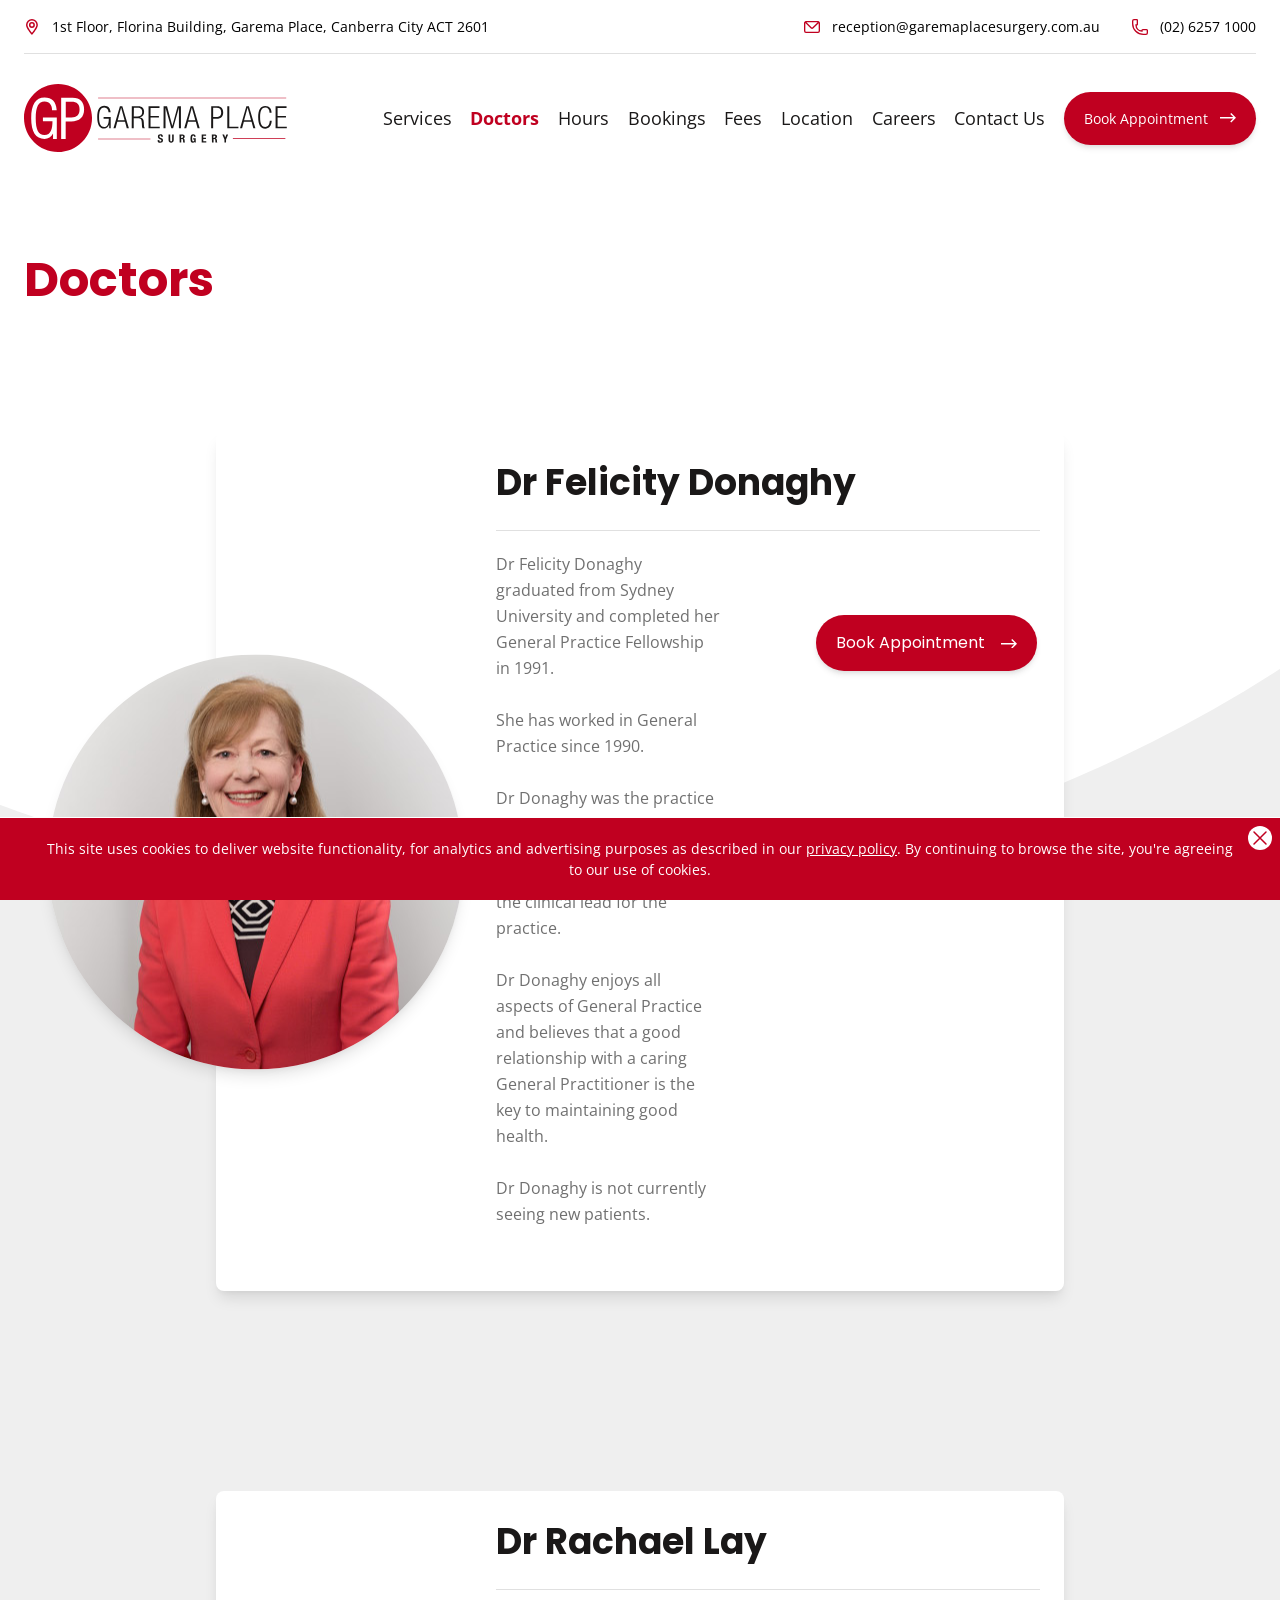
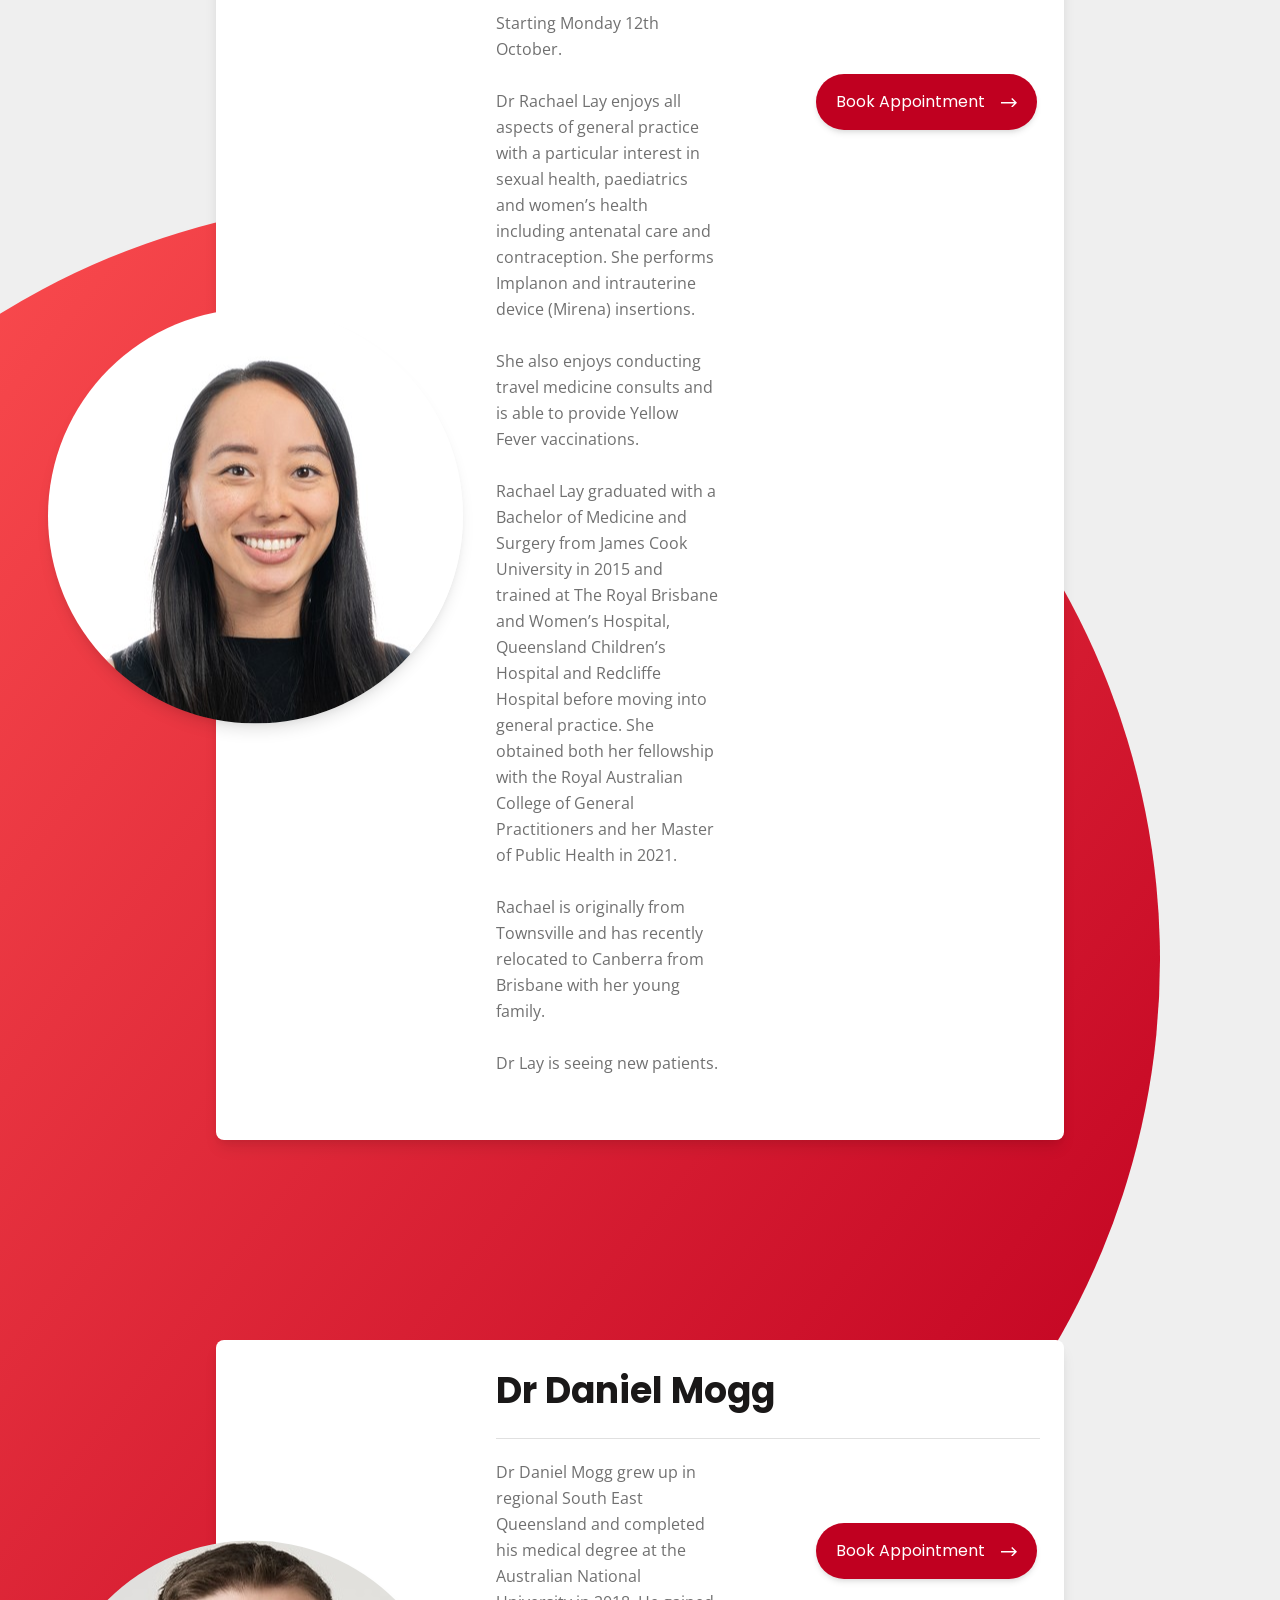
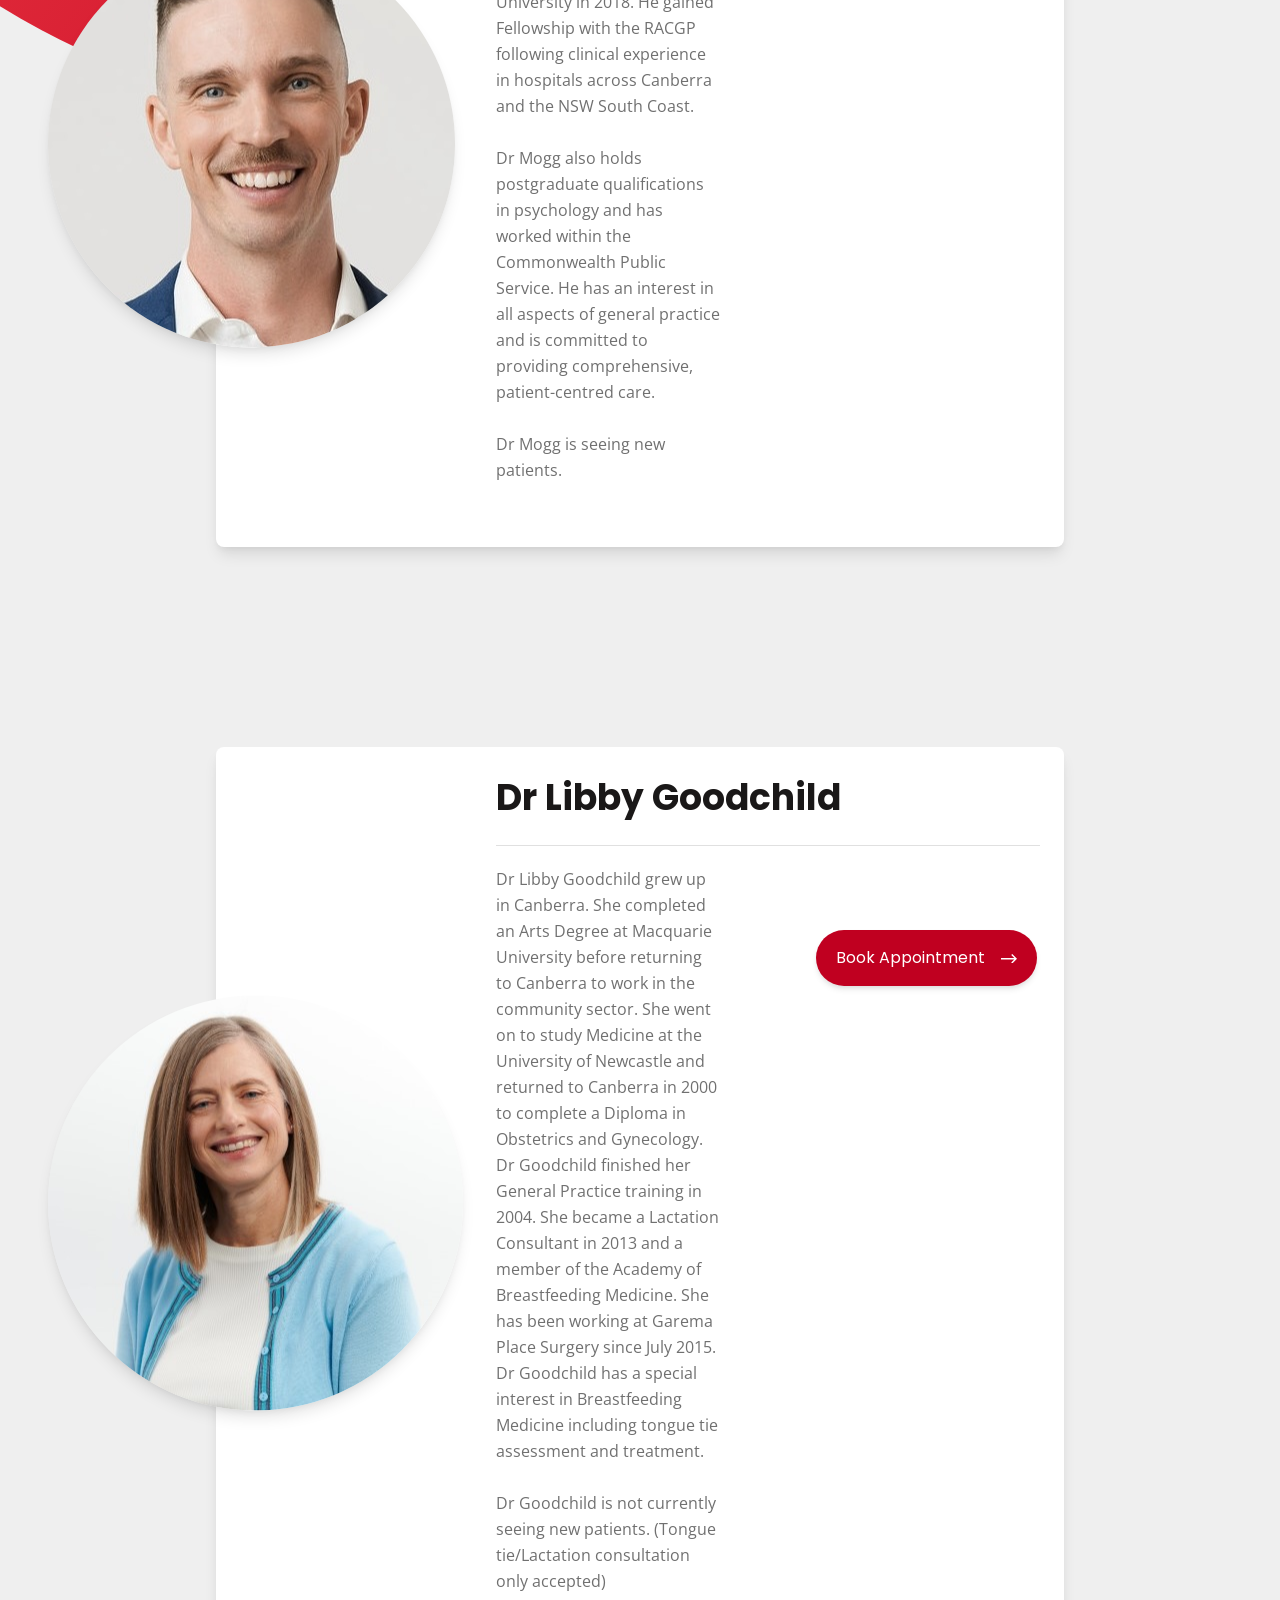
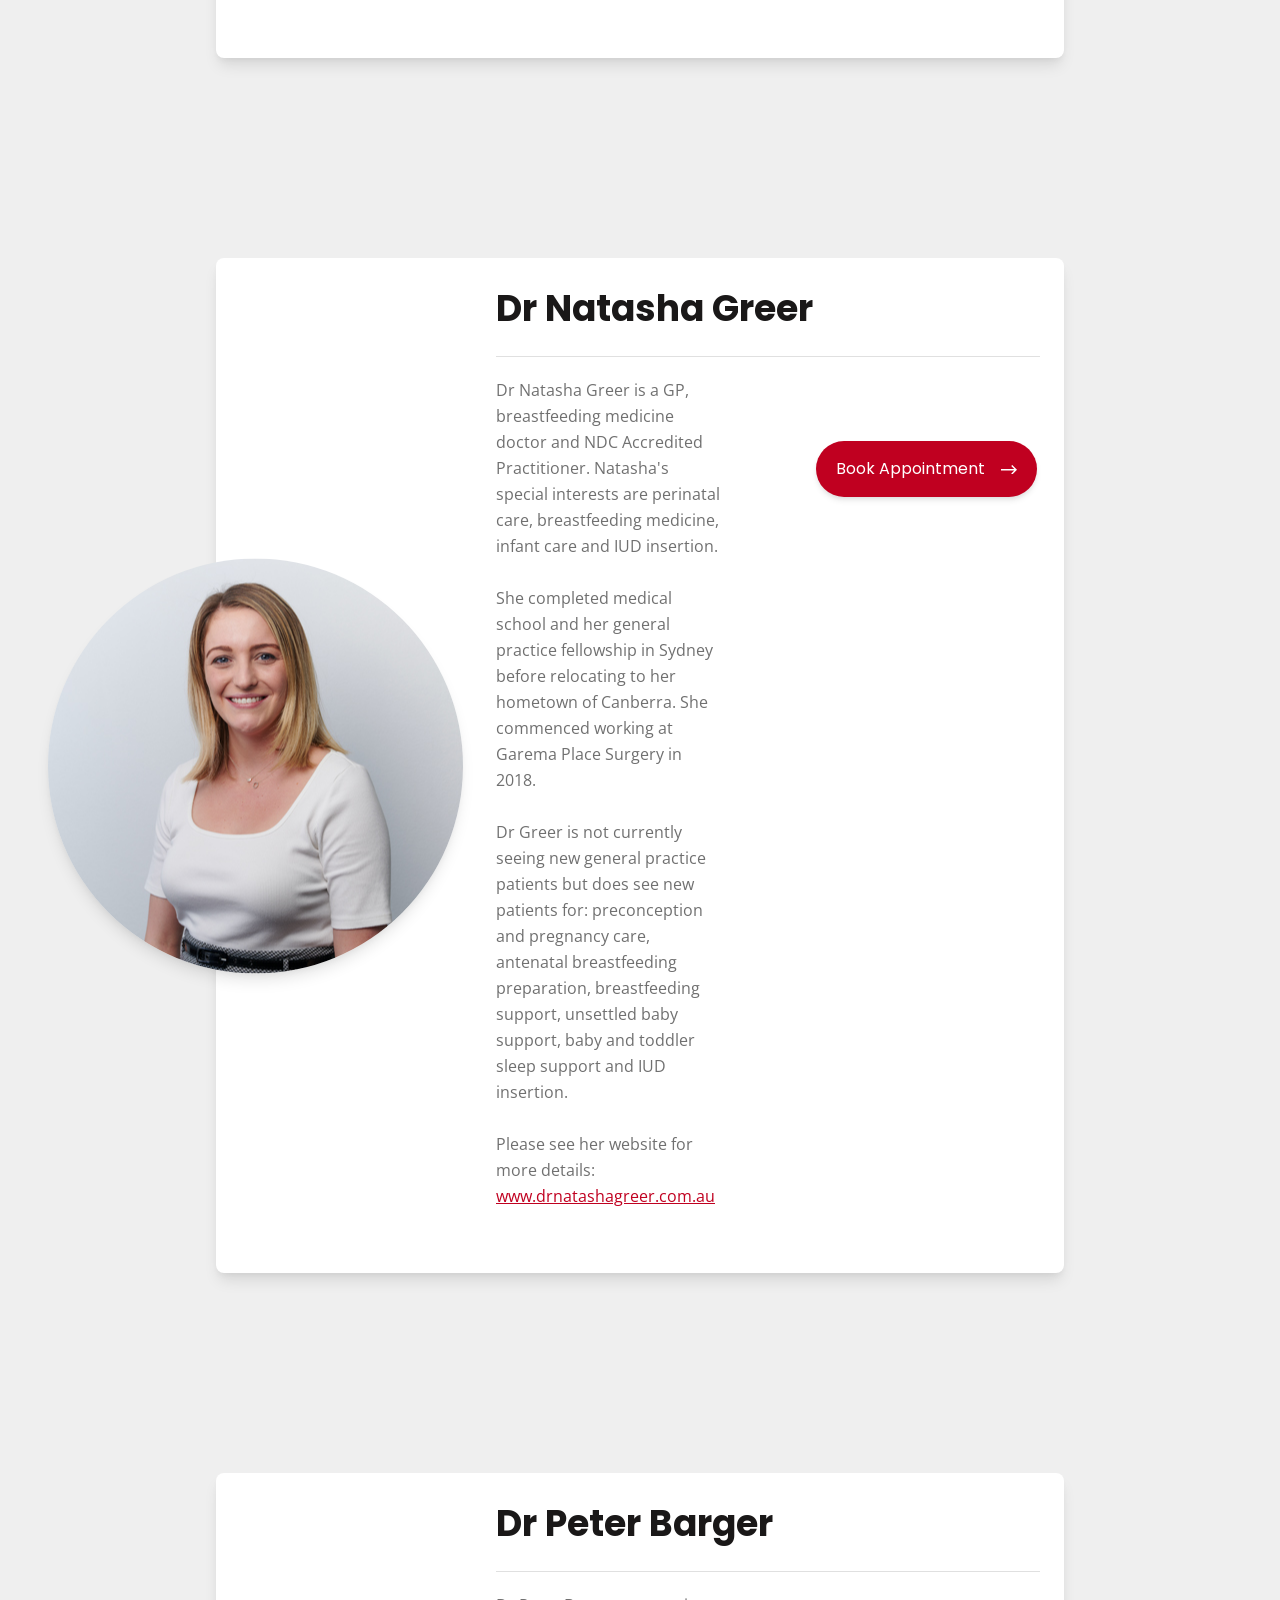
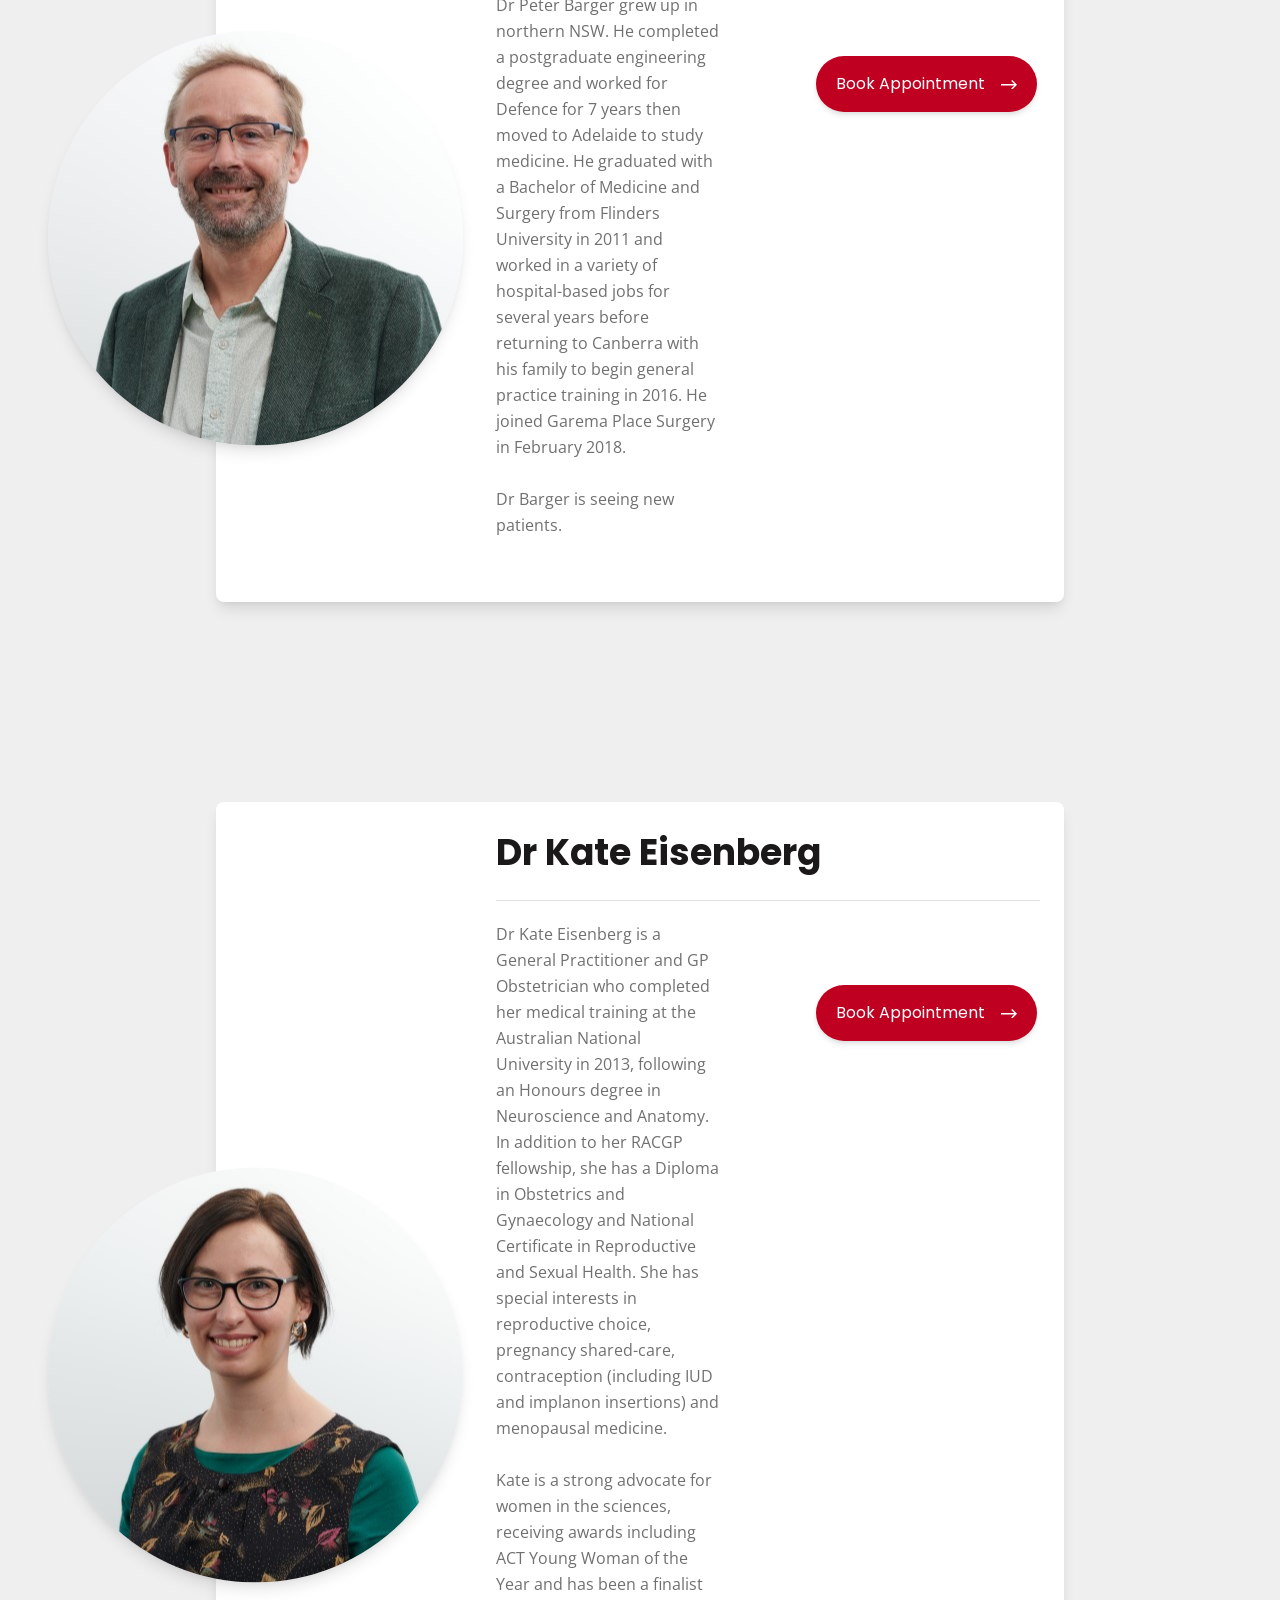
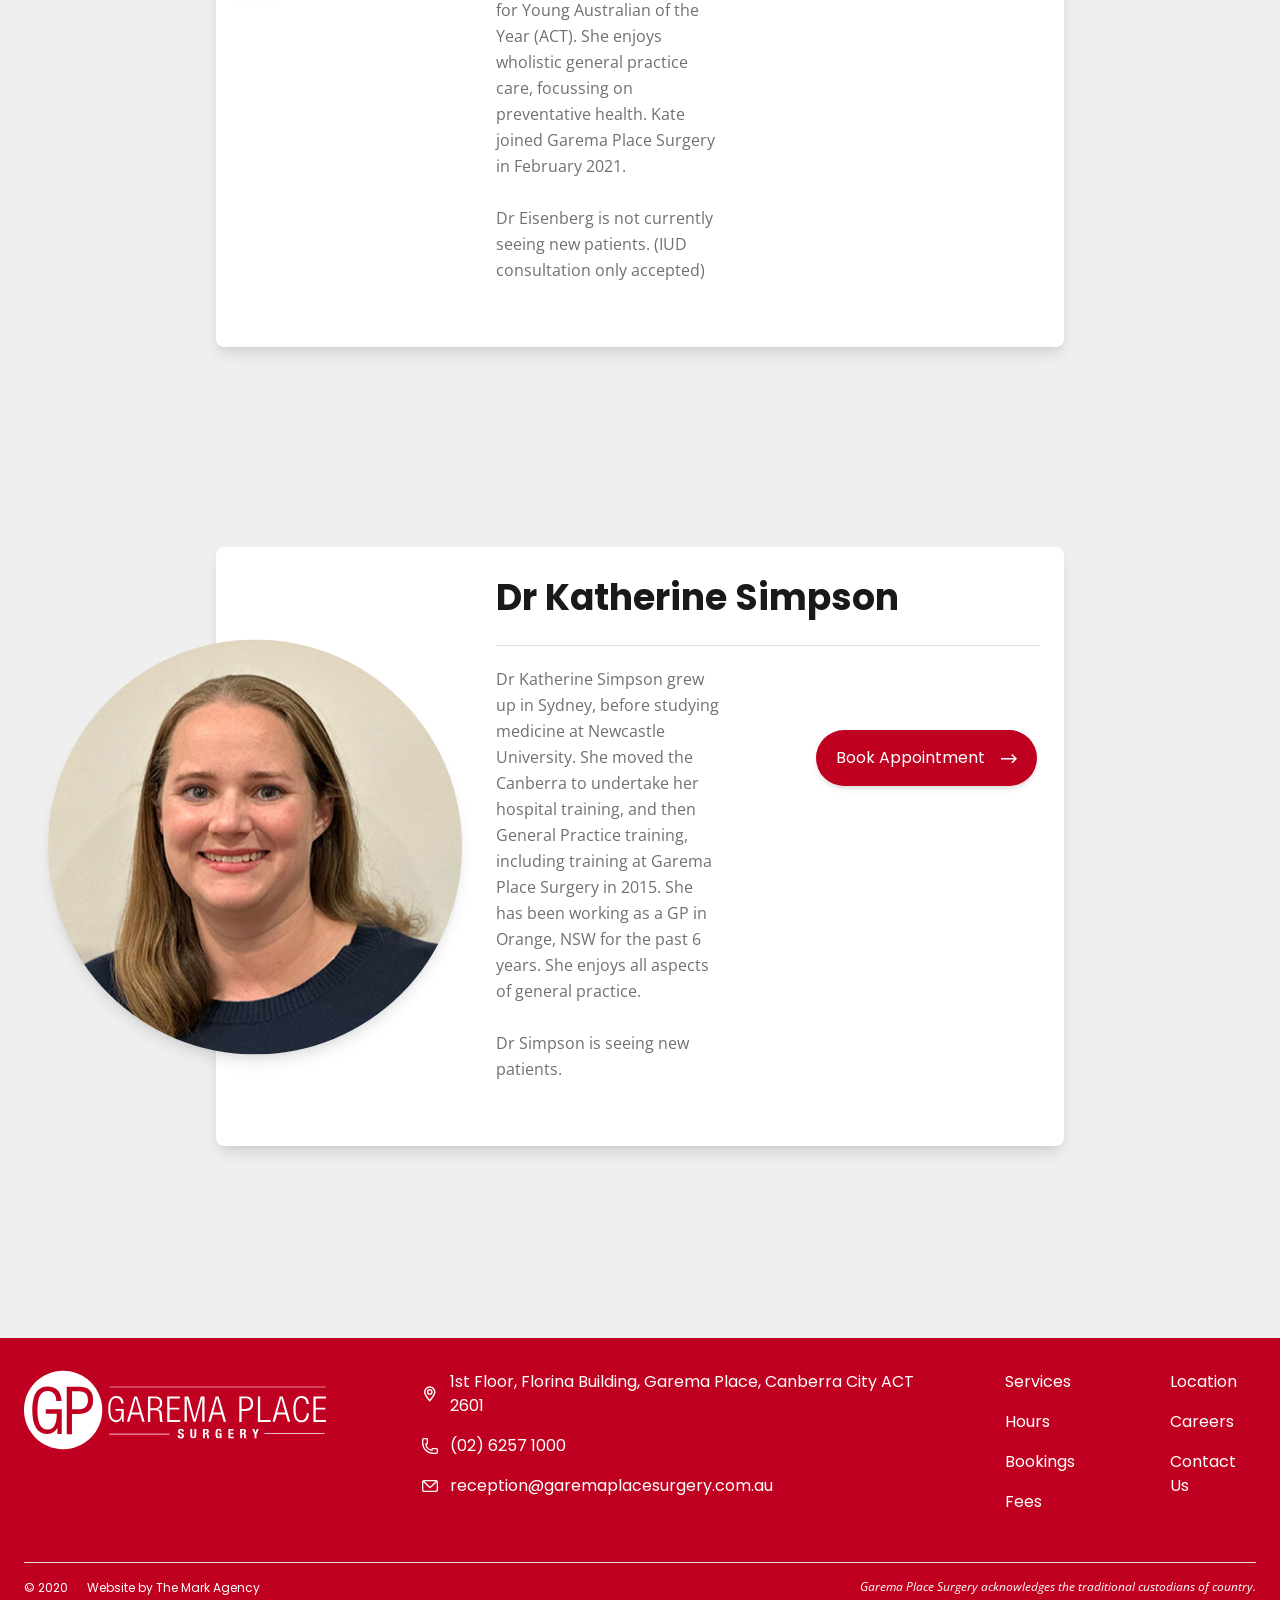
<file: doctors/index.html>
<!DOCTYPE html>
<html data-html-server-rendered="true" lang="en" data-vue-tag="%7B%22lang%22:%7B%22ssr%22:%22en%22%7D%7D">
  <head>
    <base href="/">
    <title>Practice Team - Garema Place Surgery | Your GP in Canberra City</title><meta name="gridsome:hash" content="0c63ae148e321f8ca66addeb3853077a29ee4d1a"><meta data-vue-tag="ssr" charset="utf-8"><meta data-vue-tag="ssr" name="generator" content="Gridsome v0.7.23"><meta data-vue-tag="ssr" data-key="viewport" name="viewport" content="width=device-width, initial-scale=1, viewport-fit=cover"><meta data-vue-tag="ssr" data-key="format-detection" name="format-detection" content="telephone=no"><meta data-vue-tag="ssr" property="og:locale" content="en_AU"><meta data-vue-tag="ssr" property="og:site_name" content="Garema Place Surgery"><meta data-vue-tag="ssr" property="og:title" content="Garema Place Surgery"><meta data-vue-tag="ssr" property="og:description" content="Your GP in Canberra City"><meta data-vue-tag="ssr" property="og:type" content="website"><meta data-vue-tag="ssr" property="og:url" content="https://garemaplacesurgery.com.au/"><meta data-vue-tag="ssr" property="og:image" content="https://garemaplacesurgery.com.au/og-image.png"><link data-vue-tag="ssr" rel="icon" href="data:,"><link data-vue-tag="ssr" rel="icon" type="image/png" sizes="16x16" href="assets/static/favicon.ce0531f.bbe5ab8837469dd47aa3457339174fcd.png"><link data-vue-tag="ssr" rel="icon" type="image/png" sizes="32x32" href="assets/static/favicon.ac8d93a.bbe5ab8837469dd47aa3457339174fcd.png"><link data-vue-tag="ssr" rel="icon" type="image/png" sizes="96x96" href="assets/static/favicon.b9532cc.bbe5ab8837469dd47aa3457339174fcd.png"><link data-vue-tag="ssr" rel="apple-touch-icon" type="image/png" sizes="76x76" href="assets/static/favicon.f22e9f3.bbe5ab8837469dd47aa3457339174fcd.png"><link data-vue-tag="ssr" rel="apple-touch-icon" type="image/png" sizes="152x152" href="assets/static/favicon.62d22cb.bbe5ab8837469dd47aa3457339174fcd.png"><link data-vue-tag="ssr" rel="apple-touch-icon" type="image/png" sizes="120x120" href="assets/static/favicon.1539b60.bbe5ab8837469dd47aa3457339174fcd.png"><link data-vue-tag="ssr" rel="apple-touch-icon" type="image/png" sizes="167x167" href="assets/static/favicon.dc0cdc5.bbe5ab8837469dd47aa3457339174fcd.png"><link data-vue-tag="ssr" rel="apple-touch-icon" type="image/png" sizes="180x180" href="assets/static/favicon.7b22250.bbe5ab8837469dd47aa3457339174fcd.png"><link data-vue-tag="ssr" rel="preconnect" href="https://fonts.gstatic.com" crossorigin="anonymous"><link data-vue-tag="ssr" rel="preload" as="style" href="https://fonts.googleapis.com/css2?family=Open+Sans
  &amp;family=Poppins:wght@400;600;700&amp;display=swap"><link data-vue-tag="ssr" rel="stylesheet" href="https://fonts.googleapis.com/css2?family=Open+Sans
  &amp;family=Poppins:wght@400;600;700&amp;display=swap"><link rel="preload" href="assets/css/2.styles.778a25a0.css" as="style"><link rel="preload" href="assets/js/app.b4859479.js" as="script"><link rel="prefetch" href="assets/js/page--node-modules--gridsome--app--pages--404-vue.3acfc750.js"><link rel="stylesheet" href="assets/css/2.styles.778a25a0.css"><noscript data-vue-tag="ssr"><style>.g-image--loading{display:none;}</style></noscript>
  </head>
  <body class="team" data-vue-tag="%7B%22class%22:%7B%22ssr%22:%22team%22%7D%7D">
    <div data-server-rendered="true" id="app" class="bg-cover bg-no-repeat transition duration-150 ease-in-out overflow-hidden"><div class="fixed z-50 bottom-0 w-full bg-gps-red bg-opacity-75 border-t border-white text-sm text-white text-center px-10 py-5"><button class="bg-white rounded-full absolute top-0 mt-2 right-0 mr-2"><svg xmlns="http://www.w3.org/2000/svg" fill="none" viewBox="0 0 24 24" stroke-width="1.5" stroke="currentColor" class="w-6 h-6 text-gps-red"><path stroke-linecap="round" stroke-linejoin="round" d="M6 18L18 6M6 6l12 12"></path></svg></button><span>
    This site uses cookies to deliver website functionality, for analytics and
    advertising purposes as described in our
    <a href="contact-us/#privacy" class="underline">privacy policy</a>. By
    continuing to browse the site, you're agreeing to our use of cookies.
  </span></div><div><header class="z-40 fixed w-full transition-none text-sm pb-4 mx-auto bg-white"><div class="max-w-screen-2xl mx-auto px-6"><div class="justify-between py-4 border-gps-gray-light border-b hidden lg:flex"><address class="not-italic flex flex-row items-center leading-1"><svg height="16" viewBox="0 0 16 16" width="16" xmlns="http://www.w3.org/2000/svg" class="mr-3 min-w-10 lg:min-w-0 overflow-hidden"><path d="m0 0h16v16h-16z" fill="none"></path><g fill="#c00020" transform="translate(-314 -651.005)"><path d="m321.941 651.005a5.947 5.947 0 0 0 -5.941 5.94c0 3.06 4.827 8.763 5.377 9.4l.564.656.564-.656c.55-.641 5.377-6.344 5.377-9.4a5.947 5.947 0 0 0 -5.941-5.94zm0 13.7c-1.62-1.995-4.454-5.874-4.454-7.759a4.454 4.454 0 0 1 8.909 0c.004 1.881-2.834 5.763-4.455 7.754z"></path><path d="m322.949 654.969a2.973 2.973 0 1 0 2.973 2.973 2.976 2.976 0 0 0 -2.973-2.973zm0 4.459a1.486 1.486 0 1 1 1.486-1.486 1.487 1.487 0 0 1 -1.486 1.486z" transform="translate(-1.021 -1.018)"></path></g></svg><a href="https://www.google.com/maps/place/?q=place_id:ChIJ46g_HGZNFmsRjPPyOSrYS1o" target="_blank">
    1st Floor, Florina Building, Garema Place, Canberra City ACT 2601
  </a></address><div class="flex flex-row"><a href="mailto:reception@garemaplacesurgery.com.au" class="flex flex-row items-center leading-1 break-words hover:underline lg:mr-8"><svg height="12" viewBox="0 0 16 12" width="16" xmlns="http://www.w3.org/2000/svg" class="mr-3 min-w-10 lg:min-w-0 overflow-hidden"><path d="m1526.9 989.22-.012-.011a1.964 1.964 0 0 0 -.843-.193h-12a1.99 1.99 0 0 0 -.771.155l-.021-.02-.061.063a2 2 0 0 0 -1.147 1.8v8a2 2 0 0 0 2 2h12a2 2 0 0 0 2-2v-8a2 2 0 0 0 -1.145-1.794zm-1.185 1.133-5.11 4.981a.743.743 0 0 1 -1.018 0l-5.107-4.98zm.327 9.333h-12a.667.667 0 0 1 -.667-.667v-7.881l5.28 5.148a2.074 2.074 0 0 0 2.881 0l5.173-5.041v7.773a.667.667 0 0 1 -.666.668z" fill="#c00020" transform="translate(-1512.043 -989.02)"></path></svg>
  reception@<wbr>garemaplacesurgery.com.au
</a><a href="tel:+61262571000" class="flex flex-row items-center leading-1 hover:underline"><svg height="16" viewBox="0 0 16 16" width="16" xmlns="http://www.w3.org/2000/svg" class="mr-3 min-w-10 lg:min-w-0 overflow-hidden"><path d="m86.171 324h-3.009a1.931 1.931 0 0 0 -1.475.385 1.269 1.269 0 0 0 -.35.9 5.34 5.34 0 0 1 -4.625-4.625 1.272 1.272 0 0 0 .905-.351 1.93 1.93 0 0 0 .383-1.472v-3.008a1.93 1.93 0 0 0 -.383-1.475 1.286 1.286 0 0 0 -.951-.354h-2.666a2 2 0 0 0 -2 2v2.667a11.346 11.346 0 0 0 11.333 11.333h2.667a2 2 0 0 0 2-2v-2.667a1.284 1.284 0 0 0 -.354-.95 1.942 1.942 0 0 0 -1.475-.383zm.5 4a.667.667 0 0 1 -.667.667h-2.671a10.011 10.011 0 0 1 -10-10v-2.667a.667.667 0 0 1 .667-.667h2.655a4.366 4.366 0 0 1 .013.485v3.03a4.369 4.369 0 0 1 -.013.485h-1.322v.667a6.674 6.674 0 0 0 6.667 6.667h.667v-1.322c.126-.015.335-.013.485-.013h3.031c.151 0 .359 0 .485.013z" fill="#c00020" transform="translate(-72 -314)"></path></svg>
  (02) 6257 1000
</a></div></div><div class="flex justify-between items-center pt-4"><a href="" class="mr-6 lg:mr-24 w-auto active h-16 lg:h-24"><svg xmlns="http://www.w3.org/2000/svg" viewBox="0 0 314 81.3" class="max-w-full h-full"><title>Garema Place Surgery | Your GP in Canberra City</title><path fill="#c00020" fill-rule="evenodd" d="M81.3 40.7c0 22.5-18.2 40.7-40.7 40.7C18.2 81.3 0 63.1 0 40.7S18.2 0 40.7 0c22.4 0 40.6 18.2 40.6 40.7zm-58.7 3.9H34v.4c0 7.3-1.6 16-9.5 16-7.2.1-10.5-6.3-10.5-20s3.3-20 10.5-20c6.6 0 9 5.3 9 9.8v.5H39v-.6c-.6-9.3-5.7-14.4-14.4-14.4-10.7 0-16 8.4-16 24.7S14 65.7 24.5 65.7c4.3-.1 8.3-2.6 10.2-6.5v6.5h4.5V40H22.6zm45.9-24.2c-2.3-2.6-5.9-3.9-10.5-3.9H44.4v49.3h5.4v-21h6.7c9.8 0 15.3-5 15.3-14.2 0-4.4-1.1-7.8-3.3-10.2zM56.7 40h-6.8V21.2h6.8c6.7 0 9.7 2.9 9.7 9.4 0 6.3-3.3 9.4-9.7 9.4z" clip-rule="evenodd"></path><g><path fill="#1a1818" d="M95.1 41.5v-2h8.5v13.4h-1.8v-4.4h-.1c-.6 2.7-3 4.7-5.8 4.8-5.4 0-8.4-4.2-8.4-13.6s3-13.6 8.4-13.6c5 0 7.3 3.3 7.6 7.8H101c0-3.2-1.7-5.8-5.2-5.8-3.8 0-6.1 3.1-6.1 11.6s2.3 11.6 6.1 11.6c3.5 0 5.5-3.2 5.5-9.3v-.6zM114.6 26.6h2.9l7.8 26.3h-2.5l-2.1-7.7h-9.2l-2.1 7.7h-2.5zm5.6 16.6l-4.1-14.8h-.1l-4 14.8zM128.8 26.6h7.9c4.4 0 6.8 2.5 6.8 6.6 0 3.2-1.3 6-4.8 6.7v.1c3.3.3 4.4 2.2 4.5 6.2l.1 2.9c-.1 1.4.3 2.8 1.1 3.9h-2.8c-.5-1.2-.8-2.4-.7-3.7l-.1-2.2c-.1-4.6-1-6.1-5.2-6.1h-4.5v12h-2.4zm2.4 12.3h4.1c3.7 0 5.9-1.7 5.9-5.2 0-3.2-1.4-5.2-5.6-5.2h-4.3zM148.8 26.6h13.1v2h-10.7v9.6h10v2h-10V51h11v2h-13.4zM166.8 26.6h4.1l6.3 23.4h.1l6.3-23.4h3.9v26.3h-2.4V28.8h-.1l-6.8 24.1H176l-6.8-24.1h-.1v24.1h-2.4zM199.1 26.6h3l7.8 26.3h-2.5l-2.1-7.7H196l-2.1 7.7h-2.5zm5.6 16.6l-4.1-14.8h-.1l-4.1 14.8zM223.7 26.6h7.1c5.1 0 7.2 3 7.2 7.5 0 4.1-2 7.5-8 7.5h-4V53h-2.4zm2.3 12.9h4c3.1 0 5.6-1.4 5.6-5.5 0-3.9-2-5.5-5.6-5.5h-4zM242.9 26.6h2.4V51h10.9v2h-13.3zM265.7 26.6h3l7.8 26.3H274l-2.1-7.7h-9.2l-2.1 7.7h-2.5zm5.6 16.6l-4.1-14.8h-.1L263 43.2zM296 44c-.3 6-3.1 9.4-7.8 9.4-5.4 0-8.4-4.2-8.4-13.6s3-13.6 8.4-13.6 7.6 3.8 7.6 8.1h-2.4c0-3.6-1.8-6.1-5.2-6.1-3.8 0-6.1 3.1-6.1 11.6s2.3 11.6 6.1 11.6c3.3 0 5.2-2.8 5.5-7.4zM300.6 26.6h13.1v2H303v9.6h10v2h-10V51h11v2h-13.4zM161.7 66.9v.3c0 .9.3 1.5 1.3 1.5.6 0 1.1-.4 1.2-1.1v-.1c0-.9-.4-1.2-1.7-1.6-1.7-.6-2.5-1.3-2.5-2.9 0-1.9 1.1-2.8 3-2.8 1.7 0 3 .7 3 2.6v.3h-2c0-.9-.3-1.4-1.1-1.4-.5-.1-1 .3-1.1.9v.2c0 .6.2 1 1 1.3l1.5.6c1.1.3 1.9 1.4 1.8 2.6 0 2-1.2 3-3.4 3s-3.1-1-3.1-2.8v-.4zM174.7 60.3V67c0 1 .2 1.7 1.1 1.7S177 68 177 67v-6.7h1.9V67c0 2.5-1.5 3.1-3.1 3.1s-3.1-.5-3.1-3.1v-6.7zM185.8 60.3h3.6c1.3-.2 2.4.7 2.6 2v.5c0 1.3-.5 2.1-1.6 2.4 1.3.2 1.5.9 1.6 2.9 0 1 .1 1.5.4 1.7v.1h-2.1c-.2-.3-.3-.7-.2-1L190 67c0-.8-.4-1.2-1.1-1.2h-1v4.1H186zm2 4.2h.8c.9 0 1.5-.4 1.5-1.4.1-.7-.4-1.3-1-1.3h-1.2zM203.3 63.1c0-.7-.3-1.6-1.1-1.6-.9 0-1.3 1-1.3 3.4 0 2.3.2 3.8 1.3 3.8.7-.1 1.3-.8 1.2-1.5v-1h-1.3v-1.4h3.1V70h-1.4v-1c-.4.7-1.2 1.1-2 1.1-2.4 0-2.9-1.8-2.9-5.1 0-3.2.8-4.9 3.2-4.9 2.1 0 3 1.1 3 3.1zM217.6 60.3v1.6h-3.4v2.3h3.2v1.6h-3.2v2.6h3.6V70h-5.5v-9.6zM224.4 60.3h3.6c1.3-.2 2.4.7 2.6 2v.5c0 1.3-.5 2.1-1.6 2.4 1.3.2 1.5.9 1.6 2.9 0 1 .1 1.5.4 1.7v.1h-2.1c-.2-.3-.3-.7-.2-1l-.1-1.9c0-.8-.4-1.2-1.1-1.2h-1v4.1h-1.9zm1.9 4.2h.8c.7.1 1.3-.4 1.5-1v-.4c.1-.7-.4-1.3-1-1.3h-1.2zM239.1 60.3l1.3 3.7 1.4-3.7h2.1l-2.5 5.9V70h-1.9v-3.8l-2.5-5.9z"></path></g><g><path fill="#c00020" d="M151.1 65.3v.7H88.5v-.7zM313.3 16.4v.7H88.5v-.7zM312.3 64.9v.7h-62.7v-.7z"></path></g></svg></a><div class="xl:w-full text-right"><button type="button" id="nav-icon" class="h-6 relative w-8 xl:hidden p-4 rounded-md focus:outline-none transition duration-150 ease-in-out"><span></span><span></span><span></span><span aria-live="assertive" class="sr-only">
      Open
      Menu
    </span></button><nav class="flex-auto xl:flex flex-col xl:flex-row xl:items-center flex-end xl:justify-between xl:w-full text-gps-black hidden"><div class="group relative"><a href="services/" class="hover:underline mb-5 inline-block xl:mb-0 text-lg hover:text-gps-red">
        Services
      </a><ul class="flyout text-left absolute hidden xl:group-hover:block -ml-4 text-gps-black group"><li><a href="services/#include" class="group shadow-lg rounded-t-lg bg-gps-gray-lightest flex items-center justify-between hover:text-gps-red hover:text-gps-red pt-6 pb-3 px-6 block whitespace-no-wrap transition duration-150 ease-in-out">
            Our services
          </a></li><li><a href="services/#recalls" class="group shadow-lg bg-gps-gray-lightest flex items-center justify-between hover:text-gps-red hover:text-gps-red py-3 px-6 block whitespace-no-wrap transition duration-150 ease-in-out">
            Reminders
          </a></li><li><a href="services/#results" class="group shadow-lg bg-gps-gray-lightest flex items-center justify-between hover:text-gps-red hover:text-gps-red py-3 px-6 block whitespace-no-wrap transition duration-150 ease-in-out">
            Medical results
          </a></li><li><a href="services/#repeat" class="group shadow-lg bg-gps-gray-lightest flex items-center justify-between hover:text-gps-red hover:text-gps-red py-3 px-6 block whitespace-no-wrap transition duration-150 ease-in-out">
            Prescriptions, Repeats &amp; Referrals
          </a></li><li><a href="services/#privacy" class="group shadow-lg rounded-b-lg bg-gps-gray-lightest flex items-center justify-between hover:text-gps-red hover:text-gps-red pb-6 pt-3 px-6 block whitespace-no-wrap transition duration-150 ease-in-out">
            Privacy, AI &amp; Patient Charter
          </a></li></ul></div><a href="doctors/" aria-current="page" class="hover:underline mb-5 inline-block xl:mb-0 text-lg active--exact text-gps-red font-bold hover:text-gps-red">
      Doctors
    </a><a href="hours/" class="hover:underline mb-5 inline-block xl:mb-0 text-lg hover:text-gps-red">
      Hours
    </a><div class="group relative"><a href="../bookings/" class="hover:underline mb-5 inline-block xl:mb-0 text-lg hover:text-gps-red">
        Bookings
      </a><ul class="flyout text-left absolute hidden xl:group-hover:block -ml-4 text-gps-black"><li><a href="../bookings/#aim" class="group shadow-lg rounded-t-lg bg-gps-gray-lightest flex items-center justify-between hover:text-gps-red hover:text-gps-red pt-6 pb-3 px-6 block whitespace-no-wrap transition duration-150 ease-in-out">
            Our aim
          </a></li><li><a href="../bookings/#new-patients" class="group shadow-lg rounded-b-lg bg-gps-gray-lightest flex items-center justify-between hover:text-gps-red hover:text-gps-red pb-6 pt-3 px-6 block whitespace-no-wrap transition duration-150 ease-in-out">
            New patients
          </a></li></ul></div><a href="fees/" class="hover:underline mb-5 inline-block xl:mb-0 text-lg hover:text-gps-red">
      Fees
    </a><a href="location/" class="hover:underline mb-5 inline-block xl:mb-0 text-lg hover:text-gps-red">
      Location
    </a><a href="careers/" class="hover:underline mb-5 inline-block xl:mb-0 text-lg hover:text-gps-red">
      Careers
    </a><div class="group relative"><a href="contact-us/" class="hover:underline mb-5 inline-block xl:mb-0 text-lg hover:text-gps-red">
        Contact Us
      </a><ul class="flyout text-left absolute hidden xl:group-hover:block -ml-4 text-gps-black"><li><a href="contact-us/#privacy" class="group shadow-lg rounded-t-lg bg-gps-gray-lightest flex items-center justify-between hover:text-gps-red hover:text-gps-red pt-6 pb-3 px-6 block whitespace-no-wrap transition duration-150 ease-in-out">
            Privacy and Rights
          </a></li><li><a href="contact-us/#feedback" class="group shadow-lg bg-gps-gray-lightest flex items-center justify-between hover:text-gps-red hover:text-gps-red py-3 px-6 block whitespace-no-wrap transition duration-150 ease-in-out">
            Feedback
          </a></li><li><a href="contact-us/#reviews" class="group shadow-lg rounded-b-lg bg-gps-gray-lightest flex items-center justify-between hover:text-gps-red hover:text-gps-red pb-6 pt-3 px-6 block whitespace-no-wrap transition duration-150 ease-in-out">
            Leave a review
          </a></li></ul></div><a href="../bookings/" rel="noopener" class="hover:bg-gps-coral mt-4 xl:mt-0 px-5 py-4 rounded-full transition duration-150 shadow-md flex flex-row items-center leading-0 bg-gps-red text-white">
      Book Appointment
      <svg height="9.533" viewBox="0 0 16 9.533" width="16" xmlns="http://www.w3.org/2000/svg" class="ml-3"><path d="m707.273 752.347 3.064 3.064h-13.288v1.428h13.251l-3.022 3.022 1.009 1.009 4.766-4.766-4.766-4.766z" fill="currentColor" transform="translate(-697.049 -751.338)"></path></svg></a></nav></div></div></div></header></div><div class="w-full max-w-screen-2xl mx-auto p-6 text-gps-black font-poppins pt-40 lg:pt-64"><main><h2 id="doctors" class="relative mb-24 text-4xl font-bold leading-none text-gps-red md:text-5xl">
      Doctors
    </h2><div class="flex flex-row items-center w-full my-24 justify-evenly lg:mt-0"><div class="flex flex-row items-center w-full mt-24 mb-10 justify-evenly lg:mt-0"><div class="relative flex flex-col items-center w-full p-6 my-8 bg-white rounded-lg shadow-lg lg:flex-row lg:items-start xl:items-center lg:mx-48"><img src="team/Felicity-1.jpg" class="z-10 mb-12 -mt-24 rounded-full shadow-lg lg:absolute lg:my-0 lg:-ml-48 pin-top g-image"><div class="w-full lg:w-4/5 lg:ml-64"><h2 class="text-4xl font-bold">
          Dr Felicity Donaghy
        </h2><!----><div class="flex flex-col w-full pt-5 mt-5 border-t xl:flex-row justify-evenly border-gps-gray-light lg:my-5 lg:py-5"><div class="mb-5 font-sans leading-relaxed text-gps-gray xl:mb-0 xl:w-1/2 xl:pr-12">
      Dr Felicity Donaghy graduated from Sydney University and completed her
      General Practice Fellowship in 1991.
      <br /><br />
      She has worked in General Practice since 1990.
      <br /><br />
      Dr Donaghy was the practice principal of Garema Place Surgery from 2010 to
      2026 and continues in her role as the clinical lead for the practice.
      <br /><br />
      Dr Donaghy enjoys all aspects of General Practice and believes that a good
      relationship with a caring General Practitioner is the key to maintaining
      good health.
      <br /><br />
      Dr Donaghy is not currently seeing new patients.</div><div class="xl:w-1/2 xl:pl-12 text-gps-gray"><ul class="py-8 font-sans text-xl"></ul><a href="../bookings/" rel="noopener" class="inline-block px-5 py-4 text-white transition duration-150 ease-in-out rounded-full shadow-md hover:bg-gps-coral bg-gps-red">
              Book Appointment
              <svg height="9.533" viewBox="0 0 16 9.533" width="16" xmlns="http://www.w3.org/2000/svg" class="inline ml-3"><path d="m707.273 752.347 3.064 3.064h-13.288v1.428h13.251l-3.022 3.022 1.009 1.009 4.766-4.766-4.766-4.766z" fill="currentColor" transform="translate(-697.049 -751.338)"></path></svg></a></div></div></div></div></div></div><div class="flex flex-row items-center w-full my-24 justify-evenly lg:mt-0"><div class="flex flex-row items-center w-full mt-24 mb-10 justify-evenly lg:mt-0"><div class="relative flex flex-col items-center w-full p-6 my-8 bg-white rounded-lg shadow-lg lg:flex-row lg:items-start xl:items-center lg:mx-48"><img src="team/rachael-lay.jpg" class="z-10 mb-12 -mt-24 rounded-full shadow-lg lg:absolute lg:my-0 lg:-ml-48 pin-top g-image"><div class="w-full lg:w-4/5 lg:ml-64"><h2 class="text-4xl font-bold">
          Dr Rachael Lay
        </h2><!----><div class="flex flex-col w-full pt-5 mt-5 border-t xl:flex-row justify-evenly border-gps-gray-light lg:my-5 lg:py-5"><div class="mb-5 font-sans leading-relaxed text-gps-gray xl:mb-0 xl:w-1/2 xl:pr-12">
      Starting Monday 12th October.
      <br /><br />
      Dr Rachael Lay enjoys all aspects of general practice with a particular interest in sexual health, paediatrics and women&rsquo;s health including antenatal care and contraception. She performs Implanon and intrauterine device (Mirena) insertions.
      <br /><br />
      She also enjoys conducting travel medicine consults and is able to provide Yellow Fever vaccinations.
      <br /><br />
      Rachael Lay graduated with a Bachelor of Medicine and Surgery from James Cook University in 2015 and trained at The Royal Brisbane and Women&rsquo;s Hospital, Queensland Children&rsquo;s Hospital and Redcliffe Hospital before moving into general practice. She obtained both her fellowship with the Royal Australian College of General Practitioners and her Master of Public Health in 2021.
      <br /><br />
      Rachael is originally from Townsville and has recently relocated to Canberra from Brisbane with her young family.
      <br /><br />
      Dr Lay is seeing new patients.</div><div class="xl:w-1/2 xl:pl-12 text-gps-gray"><ul class="py-8 font-sans text-xl"></ul><a href="../bookings/" rel="noopener" class="inline-block px-5 py-4 text-white transition duration-150 ease-in-out rounded-full shadow-md hover:bg-gps-coral bg-gps-red">
              Book Appointment
              <svg height="9.533" viewBox="0 0 16 9.533" width="16" xmlns="http://www.w3.org/2000/svg" class="inline ml-3"><path d="m707.273 752.347 3.064 3.064h-13.288v1.428h13.251l-3.022 3.022 1.009 1.009 4.766-4.766-4.766-4.766z" fill="currentColor" transform="translate(-697.049 -751.338)"></path></svg></a></div></div></div></div></div></div><div class="flex flex-row items-center w-full my-24 justify-evenly lg:mt-0"><div class="flex flex-row items-center w-full mt-24 mb-10 justify-evenly lg:mt-0"><div class="relative flex flex-col items-center w-full p-6 my-8 bg-white rounded-lg shadow-lg lg:flex-row lg:items-start xl:items-center lg:mx-48"><img src="team/daniel-mogg.jpg" class="z-10 mb-12 -mt-24 rounded-full shadow-lg lg:absolute lg:my-0 lg:-ml-48 pin-top g-image"><div class="w-full lg:w-4/5 lg:ml-64"><h2 class="text-4xl font-bold">
          Dr Daniel Mogg
        </h2><!----><div class="flex flex-col w-full pt-5 mt-5 border-t xl:flex-row justify-evenly border-gps-gray-light lg:my-5 lg:py-5"><div class="mb-5 font-sans leading-relaxed text-gps-gray xl:mb-0 xl:w-1/2 xl:pr-12">
      Dr Daniel Mogg grew up in regional South East Queensland and completed his medical degree at the Australian National University in 2018. He gained Fellowship with the RACGP following clinical experience in hospitals across Canberra and the NSW South Coast.
      <br /><br />
      Dr Mogg also holds postgraduate qualifications in psychology and has worked within the Commonwealth Public Service. He has an interest in all aspects of general practice and is committed to providing comprehensive, patient-centred care.
      <br /><br />
      Dr Mogg is seeing new patients.</div><div class="xl:w-1/2 xl:pl-12 text-gps-gray"><ul class="py-8 font-sans text-xl"></ul><a href="../bookings/" rel="noopener" class="inline-block px-5 py-4 text-white transition duration-150 ease-in-out rounded-full shadow-md hover:bg-gps-coral bg-gps-red">
              Book Appointment
              <svg height="9.533" viewBox="0 0 16 9.533" width="16" xmlns="http://www.w3.org/2000/svg" class="inline ml-3"><path d="m707.273 752.347 3.064 3.064h-13.288v1.428h13.251l-3.022 3.022 1.009 1.009 4.766-4.766-4.766-4.766z" fill="currentColor" transform="translate(-697.049 -751.338)"></path></svg></a></div></div></div></div></div></div><div class="flex flex-row items-center w-full my-24 justify-evenly lg:mt-0"><div class="flex flex-row items-center w-full mt-24 mb-10 justify-evenly lg:mt-0"><div class="relative flex flex-col items-center w-full p-6 my-8 bg-white rounded-lg shadow-lg lg:flex-row lg:items-start xl:items-center lg:mx-48"><img src="team/libby.jpg" class="z-10 mb-12 -mt-24 rounded-full shadow-lg lg:absolute lg:my-0 lg:-ml-48 pin-top g-image"><div class="w-full lg:w-4/5 lg:ml-64"><h2 class="text-4xl font-bold">
          Dr Libby Goodchild
        </h2><!----><div class="flex flex-col w-full pt-5 mt-5 border-t xl:flex-row justify-evenly border-gps-gray-light lg:my-5 lg:py-5"><div class="mb-5 font-sans leading-relaxed text-gps-gray xl:mb-0 xl:w-1/2 xl:pr-12">Dr Libby Goodchild grew up in Canberra. She completed an Arts Degree at
      Macquarie University before returning to Canberra to work in the community sector.
      She went on to study Medicine at the University of Newcastle and returned to Canberra
      in 2000 to complete a Diploma in Obstetrics and Gynecology. Dr Goodchild finished her
      General Practice training in 2004. She became a Lactation Consultant in 2013 and a
      member of the Academy of Breastfeeding Medicine. She has been working at Garema Place
      Surgery since July 2015. Dr Goodchild has a special interest in Breastfeeding Medicine
      including tongue tie assessment and treatment.
      <br /><br />
      Dr Goodchild is not currently seeing new patients. (Tongue tie/Lactation consultation 
      only accepted)</div><div class="xl:w-1/2 xl:pl-12 text-gps-gray"><ul class="py-8 font-sans text-xl"></ul><a href="../bookings/" rel="noopener" class="inline-block px-5 py-4 text-white transition duration-150 ease-in-out rounded-full shadow-md hover:bg-gps-coral bg-gps-red">
              Book Appointment
              <svg height="9.533" viewBox="0 0 16 9.533" width="16" xmlns="http://www.w3.org/2000/svg" class="inline ml-3"><path d="m707.273 752.347 3.064 3.064h-13.288v1.428h13.251l-3.022 3.022 1.009 1.009 4.766-4.766-4.766-4.766z" fill="currentColor" transform="translate(-697.049 -751.338)"></path></svg></a></div></div></div></div></div></div><div class="flex flex-row items-center w-full my-24 justify-evenly lg:mt-0"><div class="flex flex-row items-center w-full mt-24 mb-10 justify-evenly lg:mt-0"><div class="relative flex flex-col items-center w-full p-6 my-8 bg-white rounded-lg shadow-lg lg:flex-row lg:items-start xl:items-center lg:mx-48"><img src="team/natasha.jpg" class="z-10 mb-12 -mt-24 rounded-full shadow-lg lg:absolute lg:my-0 lg:-ml-48 pin-top g-image"><div class="w-full lg:w-4/5 lg:ml-64"><h2 class="text-4xl font-bold">
          Dr Natasha Greer
        </h2><!----><div class="flex flex-col w-full pt-5 mt-5 border-t xl:flex-row justify-evenly border-gps-gray-light lg:my-5 lg:py-5"><div class="mb-5 font-sans leading-relaxed text-gps-gray xl:mb-0 xl:w-1/2 xl:pr-12">
      Dr Natasha Greer is a GP, breastfeeding medicine doctor and NDC Accredited Practitioner. Natasha's special interests are perinatal care, breastfeeding medicine, infant care and IUD insertion.
      <br /><br />
      She completed medical school and her general practice fellowship in Sydney before relocating to her hometown of Canberra. She commenced working at Garema Place Surgery in 2018.
      <br /><br />
      Dr Greer is not currently seeing new general practice patients but does see new patients for: preconception and pregnancy care, antenatal breastfeeding preparation, breastfeeding support, unsettled baby support, baby and toddler sleep support and IUD insertion.
      <br /><br />
      Please see her website for more details: <a href="https://www.drnatashagreer.com.au/" target="_blank" rel="noopener" class="text-gps-red underline">www.drnatashagreer.com.au</a></div><div class="xl:w-1/2 xl:pl-12 text-gps-gray"><ul class="py-8 font-sans text-xl"></ul><a href="../bookings/" rel="noopener" class="inline-block px-5 py-4 text-white transition duration-150 ease-in-out rounded-full shadow-md hover:bg-gps-coral bg-gps-red">
              Book Appointment
              <svg height="9.533" viewBox="0 0 16 9.533" width="16" xmlns="http://www.w3.org/2000/svg" class="inline ml-3"><path d="m707.273 752.347 3.064 3.064h-13.288v1.428h13.251l-3.022 3.022 1.009 1.009 4.766-4.766-4.766-4.766z" fill="currentColor" transform="translate(-697.049 -751.338)"></path></svg></a></div></div></div></div></div></div><div class="flex flex-row items-center w-full my-24 justify-evenly lg:mt-0"><div class="flex flex-row items-center w-full mt-24 mb-10 justify-evenly lg:mt-0"><div class="relative flex flex-col items-center w-full p-6 my-8 bg-white rounded-lg shadow-lg lg:flex-row lg:items-start xl:items-center lg:mx-48"><img src="team/peter.jpg" class="z-10 mb-12 -mt-24 rounded-full shadow-lg lg:absolute lg:my-0 lg:-ml-48 pin-top g-image"><div class="w-full lg:w-4/5 lg:ml-64"><h2 class="text-4xl font-bold">
          Dr Peter Barger
        </h2><!----><div class="flex flex-col w-full pt-5 mt-5 border-t xl:flex-row justify-evenly border-gps-gray-light lg:my-5 lg:py-5"><div class="mb-5 font-sans leading-relaxed text-gps-gray xl:mb-0 xl:w-1/2 xl:pr-12">Dr Peter Barger grew up in northern NSW. He completed a postgraduate
      engineering degree and worked for Defence for 7 years then moved to Adelaide to
      study medicine. He graduated with a Bachelor of Medicine and Surgery from Flinders
      University in 2011 and worked in a variety of hospital-based jobs for several years
      before returning to Canberra with his family to begin general practice training in 2016.
      He joined Garema Place Surgery in February 2018.
      <br /><br />
      Dr Barger is seeing new patients.</div><div class="xl:w-1/2 xl:pl-12 text-gps-gray"><ul class="py-8 font-sans text-xl"></ul><a href="../bookings/" rel="noopener" class="inline-block px-5 py-4 text-white transition duration-150 ease-in-out rounded-full shadow-md hover:bg-gps-coral bg-gps-red">
              Book Appointment
              <svg height="9.533" viewBox="0 0 16 9.533" width="16" xmlns="http://www.w3.org/2000/svg" class="inline ml-3"><path d="m707.273 752.347 3.064 3.064h-13.288v1.428h13.251l-3.022 3.022 1.009 1.009 4.766-4.766-4.766-4.766z" fill="currentColor" transform="translate(-697.049 -751.338)"></path></svg></a></div></div></div></div></div></div><div class="flex flex-row items-center w-full my-24 justify-evenly lg:mt-0"><div class="flex flex-row items-center w-full mt-24 mb-10 justify-evenly lg:mt-0"><div class="relative flex flex-col items-center w-full p-6 my-8 bg-white rounded-lg shadow-lg lg:flex-row lg:items-start xl:items-center lg:mx-48"><img src="team/kate.jpg" class="z-10 mb-12 -mt-24 rounded-full shadow-lg lg:absolute lg:my-0 lg:-ml-48 pin-top g-image"><div class="w-full lg:w-4/5 lg:ml-64"><h2 class="text-4xl font-bold">
          Dr Kate Eisenberg
        </h2><!----><div class="flex flex-col w-full pt-5 mt-5 border-t xl:flex-row justify-evenly border-gps-gray-light lg:my-5 lg:py-5"><div class="mb-5 font-sans leading-relaxed text-gps-gray xl:mb-0 xl:w-1/2 xl:pr-12">Dr Kate Eisenberg is a General Practitioner and GP Obstetrician
      who completed her
      medical training at the Australian National University in 2013, following an Honours degree
      in Neuroscience and Anatomy. In addition to her RACGP fellowship, she has a Diploma in 
      Obstetrics and Gynaecology and National Certificate in Reproductive and Sexual Health. She 
      has special interests in reproductive choice, pregnancy shared-care, contraception 
      (including IUD and implanon insertions) and menopausal medicine.
      <br /><br />
      Kate is a strong advocate for women in the sciences, receiving awards including ACT Young 
      Woman of the Year and has been a finalist for Young Australian of the Year (ACT). She 
      enjoys wholistic general practice care, focussing on preventative health. Kate joined 
      Garema Place Surgery in February 2021.
      <br /><br />
      Dr Eisenberg is not currently seeing new patients. (IUD consultation only accepted)</div><div class="xl:w-1/2 xl:pl-12 text-gps-gray"><ul class="py-8 font-sans text-xl"></ul><a href="../bookings/" rel="noopener" class="inline-block px-5 py-4 text-white transition duration-150 ease-in-out rounded-full shadow-md hover:bg-gps-coral bg-gps-red">
              Book Appointment
              <svg height="9.533" viewBox="0 0 16 9.533" width="16" xmlns="http://www.w3.org/2000/svg" class="inline ml-3"><path d="m707.273 752.347 3.064 3.064h-13.288v1.428h13.251l-3.022 3.022 1.009 1.009 4.766-4.766-4.766-4.766z" fill="currentColor" transform="translate(-697.049 -751.338)"></path></svg></a></div></div></div></div></div></div><div class="flex flex-row items-center w-full my-24 justify-evenly lg:mt-0"><div class="flex flex-row items-center w-full mt-24 mb-10 justify-evenly lg:mt-0"><div class="relative flex flex-col items-center w-full p-6 my-8 bg-white rounded-lg shadow-lg lg:flex-row lg:items-start xl:items-center lg:mx-48"><img src="team/katherine.jpg" class="z-10 mb-12 -mt-24 rounded-full shadow-lg lg:absolute lg:my-0 lg:-ml-48 pin-top g-image"><div class="w-full lg:w-4/5 lg:ml-64"><h2 class="text-4xl font-bold">
          Dr Katherine Simpson
        </h2><!----><div class="flex flex-col w-full pt-5 mt-5 border-t xl:flex-row justify-evenly border-gps-gray-light lg:my-5 lg:py-5"><div class="mb-5 font-sans leading-relaxed text-gps-gray xl:mb-0 xl:w-1/2 xl:pr-12">
   Dr Katherine Simpson grew up in Sydney, before studying medicine at Newcastle University. She 
   moved the Canberra to undertake her hospital training, and then General Practice training, 
   including training at Garema Place Surgery in 2015. She has been working as a GP in Orange, 
   NSW for the past 6 years. She enjoys all aspects of general practice.

     <br /><br />
     Dr Simpson is seeing new patients.</div><div class="xl:w-1/2 xl:pl-12 text-gps-gray"><ul class="py-8 font-sans text-xl"></ul><a href="../bookings/" rel="noopener" class="inline-block px-5 py-4 text-white transition duration-150 ease-in-out rounded-full shadow-md hover:bg-gps-coral bg-gps-red">
              Book Appointment
              <svg height="9.533" viewBox="0 0 16 9.533" width="16" xmlns="http://www.w3.org/2000/svg" class="inline ml-3"><path d="m707.273 752.347 3.064 3.064h-13.288v1.428h13.251l-3.022 3.022 1.009 1.009 4.766-4.766-4.766-4.766z" fill="currentColor" transform="translate(-697.049 -751.338)"></path></svg></a></div></div></div></div></div></div></main></div><footer class="bg-gps-red text-white font-poppins"><div class="w-full max-w-screen-2xl mx-auto border-white px-6"><div class="flex flex-col lg:flex-row justify-between py-8"><a href="" class="lg:mr-24 h-16 lg:h-20 mb-8 lg:mb-16 lg:mb-0 active"><svg xmlns="http://www.w3.org/2000/svg" viewBox="0 0 314 81.3" class="max-w-full h-full"><title>Garema Place Surgery | Your GP in Canberra City</title><path fill="#fff" fill-rule="evenodd" d="M81.3 40.7c0 22.5-18.2 40.7-40.7 40.7C18.2 81.3 0 63.1 0 40.7S18.2 0 40.7 0c22.4 0 40.6 18.2 40.6 40.7zm-58.7 3.9H34v.4c0 7.3-1.6 16-9.5 16-7.2.1-10.5-6.3-10.5-20s3.3-20 10.5-20c6.6 0 9 5.3 9 9.8v.5H39v-.6c-.6-9.3-5.7-14.4-14.4-14.4-10.7 0-16 8.4-16 24.7S14 65.7 24.5 65.7c4.3-.1 8.3-2.6 10.2-6.5v6.5h4.5V40H22.6zm45.9-24.2c-2.3-2.6-5.9-3.9-10.5-3.9H44.4v49.3h5.4v-21h6.7c9.8 0 15.3-5 15.3-14.2 0-4.4-1.1-7.8-3.3-10.2zM56.7 40h-6.8V21.2h6.8c6.7 0 9.7 2.9 9.7 9.4 0 6.3-3.3 9.4-9.7 9.4z" clip-rule="evenodd"></path><g><path fill="#fff" d="M95.1 41.5v-2h8.5v13.4h-1.8v-4.4h-.1c-.6 2.7-3 4.7-5.8 4.8-5.4 0-8.4-4.2-8.4-13.6s3-13.6 8.4-13.6c5 0 7.3 3.3 7.6 7.8H101c0-3.2-1.7-5.8-5.2-5.8-3.8 0-6.1 3.1-6.1 11.6s2.3 11.6 6.1 11.6c3.5 0 5.5-3.2 5.5-9.3v-.6zM114.6 26.6h2.9l7.8 26.3h-2.5l-2.1-7.7h-9.2l-2.1 7.7h-2.5zm5.6 16.6l-4.1-14.8h-.1l-4 14.8zM128.8 26.6h7.9c4.4 0 6.8 2.5 6.8 6.6 0 3.2-1.3 6-4.8 6.7v.1c3.3.3 4.4 2.2 4.5 6.2l.1 2.9c-.1 1.4.3 2.8 1.1 3.9h-2.8c-.5-1.2-.8-2.4-.7-3.7l-.1-2.2c-.1-4.6-1-6.1-5.2-6.1h-4.5v12h-2.4zm2.4 12.3h4.1c3.7 0 5.9-1.7 5.9-5.2 0-3.2-1.4-5.2-5.6-5.2h-4.3zM148.8 26.6h13.1v2h-10.7v9.6h10v2h-10V51h11v2h-13.4zM166.8 26.6h4.1l6.3 23.4h.1l6.3-23.4h3.9v26.3h-2.4V28.8h-.1l-6.8 24.1H176l-6.8-24.1h-.1v24.1h-2.4zM199.1 26.6h3l7.8 26.3h-2.5l-2.1-7.7H196l-2.1 7.7h-2.5zm5.6 16.6l-4.1-14.8h-.1l-4.1 14.8zM223.7 26.6h7.1c5.1 0 7.2 3 7.2 7.5 0 4.1-2 7.5-8 7.5h-4V53h-2.4zm2.3 12.9h4c3.1 0 5.6-1.4 5.6-5.5 0-3.9-2-5.5-5.6-5.5h-4zM242.9 26.6h2.4V51h10.9v2h-13.3zM265.7 26.6h3l7.8 26.3H274l-2.1-7.7h-9.2l-2.1 7.7h-2.5zm5.6 16.6l-4.1-14.8h-.1L263 43.2zM296 44c-.3 6-3.1 9.4-7.8 9.4-5.4 0-8.4-4.2-8.4-13.6s3-13.6 8.4-13.6 7.6 3.8 7.6 8.1h-2.4c0-3.6-1.8-6.1-5.2-6.1-3.8 0-6.1 3.1-6.1 11.6s2.3 11.6 6.1 11.6c3.3 0 5.2-2.8 5.5-7.4zM300.6 26.6h13.1v2H303v9.6h10v2h-10V51h11v2h-13.4zM161.7 66.9v.3c0 .9.3 1.5 1.3 1.5.6 0 1.1-.4 1.2-1.1v-.1c0-.9-.4-1.2-1.7-1.6-1.7-.6-2.5-1.3-2.5-2.9 0-1.9 1.1-2.8 3-2.8 1.7 0 3 .7 3 2.6v.3h-2c0-.9-.3-1.4-1.1-1.4-.5-.1-1 .3-1.1.9v.2c0 .6.2 1 1 1.3l1.5.6c1.1.3 1.9 1.4 1.8 2.6 0 2-1.2 3-3.4 3s-3.1-1-3.1-2.8v-.4zM174.7 60.3V67c0 1 .2 1.7 1.1 1.7S177 68 177 67v-6.7h1.9V67c0 2.5-1.5 3.1-3.1 3.1s-3.1-.5-3.1-3.1v-6.7zM185.8 60.3h3.6c1.3-.2 2.4.7 2.6 2v.5c0 1.3-.5 2.1-1.6 2.4 1.3.2 1.5.9 1.6 2.9 0 1 .1 1.5.4 1.7v.1h-2.1c-.2-.3-.3-.7-.2-1L190 67c0-.8-.4-1.2-1.1-1.2h-1v4.1H186zm2 4.2h.8c.9 0 1.5-.4 1.5-1.4.1-.7-.4-1.3-1-1.3h-1.2zM203.3 63.1c0-.7-.3-1.6-1.1-1.6-.9 0-1.3 1-1.3 3.4 0 2.3.2 3.8 1.3 3.8.7-.1 1.3-.8 1.2-1.5v-1h-1.3v-1.4h3.1V70h-1.4v-1c-.4.7-1.2 1.1-2 1.1-2.4 0-2.9-1.8-2.9-5.1 0-3.2.8-4.9 3.2-4.9 2.1 0 3 1.1 3 3.1zM217.6 60.3v1.6h-3.4v2.3h3.2v1.6h-3.2v2.6h3.6V70h-5.5v-9.6zM224.4 60.3h3.6c1.3-.2 2.4.7 2.6 2v.5c0 1.3-.5 2.1-1.6 2.4 1.3.2 1.5.9 1.6 2.9 0 1 .1 1.5.4 1.7v.1h-2.1c-.2-.3-.3-.7-.2-1l-.1-1.9c0-.8-.4-1.2-1.1-1.2h-1v4.1h-1.9zm1.9 4.2h.8c.7.1 1.3-.4 1.5-1v-.4c.1-.7-.4-1.3-1-1.3h-1.2zM239.1 60.3l1.3 3.7 1.4-3.7h2.1l-2.5 5.9V70h-1.9v-3.8l-2.5-5.9z"></path></g><g><path fill="#fff" d="M151.1 65.3v.7H88.5v-.7zM313.3 16.4v.7H88.5v-.7zM312.3 64.9v.7h-62.7v-.7z"></path></g></svg></a><div class="flex flex-col"><address class="not-italic flex flex-row items-center leading-1"><svg height="16" viewBox="0 0 16 16" width="16" xmlns="http://www.w3.org/2000/svg" class="mr-3 min-w-10 lg:min-w-0 overflow-hidden"><path d="m0 0h16v16h-16z" fill="none"></path><g fill="#fff" transform="translate(-314 -651.005)"><path d="m321.941 651.005a5.947 5.947 0 0 0 -5.941 5.94c0 3.06 4.827 8.763 5.377 9.4l.564.656.564-.656c.55-.641 5.377-6.344 5.377-9.4a5.947 5.947 0 0 0 -5.941-5.94zm0 13.7c-1.62-1.995-4.454-5.874-4.454-7.759a4.454 4.454 0 0 1 8.909 0c.004 1.881-2.834 5.763-4.455 7.754z"></path><path d="m322.949 654.969a2.973 2.973 0 1 0 2.973 2.973 2.976 2.976 0 0 0 -2.973-2.973zm0 4.459a1.486 1.486 0 1 1 1.486-1.486 1.487 1.487 0 0 1 -1.486 1.486z" transform="translate(-1.021 -1.018)"></path></g></svg><a href="https://www.google.com/maps/place/?q=place_id:ChIJ46g_HGZNFmsRjPPyOSrYS1o" target="_blank">
    1st Floor, Florina Building, Garema Place, Canberra City ACT 2601
  </a></address><a href="tel:+61262571000" class="flex flex-row items-center leading-1 hover:underline my-4"><svg height="16" viewBox="0 0 16 16" width="16" xmlns="http://www.w3.org/2000/svg" class="mr-3 min-w-10 lg:min-w-0 overflow-hidden"><path d="m86.171 324h-3.009a1.931 1.931 0 0 0 -1.475.385 1.269 1.269 0 0 0 -.35.9 5.34 5.34 0 0 1 -4.625-4.625 1.272 1.272 0 0 0 .905-.351 1.93 1.93 0 0 0 .383-1.472v-3.008a1.93 1.93 0 0 0 -.383-1.475 1.286 1.286 0 0 0 -.951-.354h-2.666a2 2 0 0 0 -2 2v2.667a11.346 11.346 0 0 0 11.333 11.333h2.667a2 2 0 0 0 2-2v-2.667a1.284 1.284 0 0 0 -.354-.95 1.942 1.942 0 0 0 -1.475-.383zm.5 4a.667.667 0 0 1 -.667.667h-2.671a10.011 10.011 0 0 1 -10-10v-2.667a.667.667 0 0 1 .667-.667h2.655a4.366 4.366 0 0 1 .013.485v3.03a4.369 4.369 0 0 1 -.013.485h-1.322v.667a6.674 6.674 0 0 0 6.667 6.667h.667v-1.322c.126-.015.335-.013.485-.013h3.031c.151 0 .359 0 .485.013z" fill="#fff" transform="translate(-72 -314)"></path></svg>
  (02) 6257 1000
</a><a href="mailto:reception@garemaplacesurgery.com.au" class="flex flex-row items-center leading-1 break-words hover:underline"><svg height="12" viewBox="0 0 16 12" width="16" xmlns="http://www.w3.org/2000/svg" class="mr-3 min-w-10 lg:min-w-0 overflow-hidden"><path d="m1526.9 989.22-.012-.011a1.964 1.964 0 0 0 -.843-.193h-12a1.99 1.99 0 0 0 -.771.155l-.021-.02-.061.063a2 2 0 0 0 -1.147 1.8v8a2 2 0 0 0 2 2h12a2 2 0 0 0 2-2v-8a2 2 0 0 0 -1.145-1.794zm-1.185 1.133-5.11 4.981a.743.743 0 0 1 -1.018 0l-5.107-4.98zm.327 9.333h-12a.667.667 0 0 1 -.667-.667v-7.881l5.28 5.148a2.074 2.074 0 0 0 2.881 0l5.173-5.041v7.773a.667.667 0 0 1 -.666.668z" fill="#fff" transform="translate(-1512.043 -989.02)"></path></svg>
  reception@<wbr>garemaplacesurgery.com.au
</a></div><nav class="hidden lg:block"><ul class="list-none" style="columns: 2;"><li class="m-0 pb-4 pl-16"><a href="services/" class="hover:underline">Services</a></li><li class="m-0 pb-4 pl-16"><a href="hours/" class="hover:underline">Hours</a></li><li class="m-0 pb-4 pl-16"><a href="../bookings/" class="hover:underline">Bookings</a></li><li class="m-0 pb-4 pl-16"><a href="fees/" class="hover:underline">Fees</a></li><li class="m-0 pb-4 pl-16"><a href="location/" class="hover:underline">Location</a></li><li class="m-0 pb-4 pl-16"><a href="careers/" class="hover:underline">Careers</a></li><li class="m-0 pb-4 pl-16"><a href="contact-us/" class="hover:underline">Contact Us</a></li></ul></nav></div><div class="text-xs py-4 border-gps-gray-light border-t"><p><span class="pr-2">
          © 2020
        </span><span class="pl-2">
          Website by
          <a href="https://themarkagency.com.au/" class="hover:underline">
            The Mark Agency
          </a></span><span class="text-xs italic font-sans leading-relaxed md:text-right flex md:justify-end md:-mt-5">
          Garema Place Surgery acknowledges the traditional custodians of
          country. <br>We pay our respects to them, their cultures and their
          Elders both past and present.
        </span></p></div></div></footer></div>
    <script>window.__INITIAL_STATE__={"data":null,"context":{}};(function(){var s;(s=document.currentScript||document.scripts[document.scripts.length-1]).parentNode.removeChild(s);}());</script><script src="assets/js/app.b4859479.js" defer></script>
  
<script>
(function() {
  function setupCookieBanner() {
    var bannerKey = 'gps-cookie-dismissed';
    var bannerCandidates = document.querySelectorAll('div.fixed.bottom-0');
    bannerCandidates.forEach(function(banner) {
      if (!banner.textContent.includes('cookies') || banner.dataset.cookieWired === '1') return;
      banner.dataset.cookieWired = '1';
      if (localStorage.getItem(bannerKey) === '1') {
        banner.style.display = 'none';
        return;
      }
      var btn = banner.querySelector('button');
      if (btn) {
        btn.addEventListener('click', function(e) {
          e.preventDefault();
          banner.style.display = 'none';
          try { localStorage.setItem(bannerKey, '1'); } catch(_) {}
        });
      }
    });
  }
  if (document.readyState === 'loading') {
    document.addEventListener('DOMContentLoaded', setupCookieBanner);
  } else {
    setupCookieBanner();
  }
  new MutationObserver(setupCookieBanner).observe(document.documentElement, { childList: true, subtree: true });
})();
</script>
<script>
(function() {
  function setupMobileNav() {
    var btn = document.getElementById('nav-icon');
    var nav = btn && btn.nextElementSibling;
    if (!btn || !nav || nav.tagName !== 'NAV' || btn.dataset.navWired === '1') return;
    btn.dataset.navWired = '1';
    var openClasses = ['flex', 'absolute', 'bg-gps-gray-lightest', 'shadow-lg', 'text-right', 'p-8', 'rounded-lg', 'm-6', 'right-0'];
    var label = btn.querySelector('.sr-only');
    btn.addEventListener('click', function() {
      var isOpen = btn.classList.toggle('open');
      nav.classList.toggle('hidden', !isOpen);
      openClasses.forEach(function(c) { nav.classList.toggle(c, isOpen); });
      if (label) label.textContent = (isOpen ? 'Close' : 'Open') + '\n      Menu';
    });
  }
  if (document.readyState === 'loading') {
    document.addEventListener('DOMContentLoaded', setupMobileNav);
  } else {
    setupMobileNav();
  }
})();
</script>
</body>
</html>
</file>
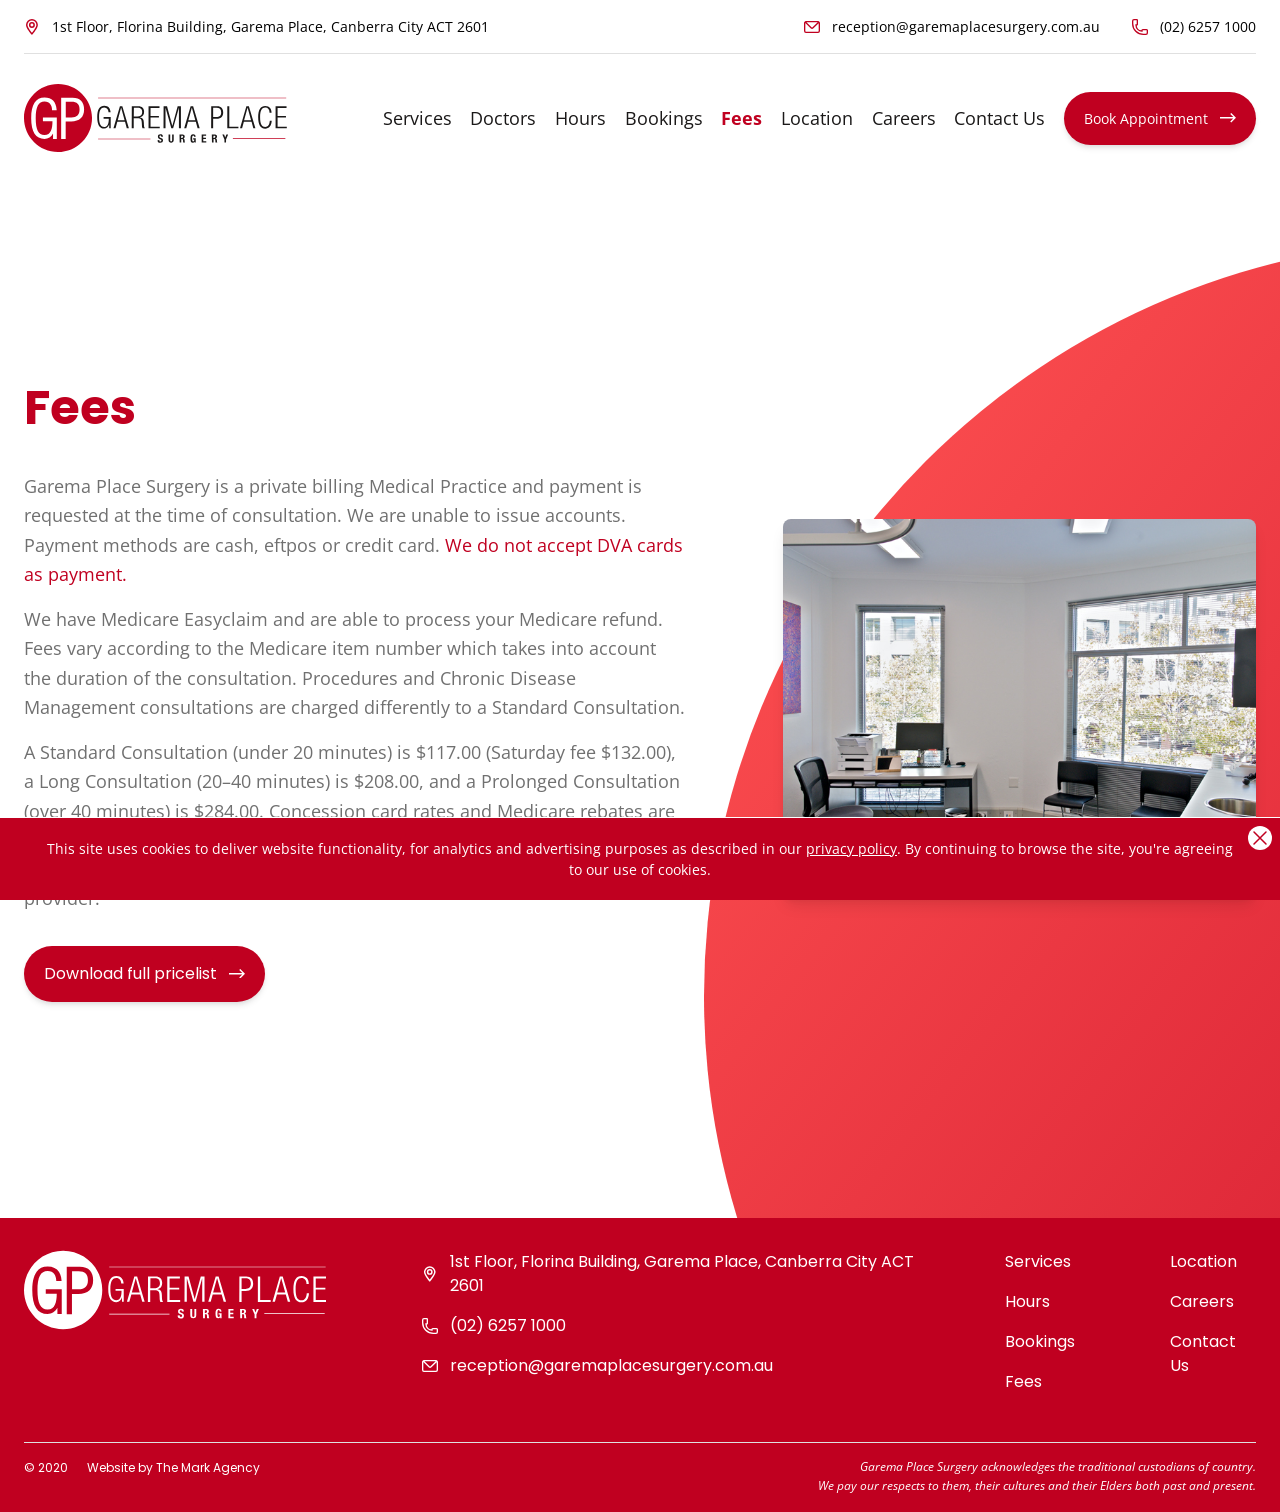
<file: fees/index.html>
<!DOCTYPE html>
<html data-html-server-rendered="true" lang="en" data-vue-tag="%7B%22lang%22:%7B%22ssr%22:%22en%22%7D%7D">
  <head>
    <base href="/">
    <title>Fees - Garema Place Surgery | Your GP in Canberra City</title><meta name="gridsome:hash" content="0c63ae148e321f8ca66addeb3853077a29ee4d1a"><meta data-vue-tag="ssr" charset="utf-8"><meta data-vue-tag="ssr" name="generator" content="Gridsome v0.7.23"><meta data-vue-tag="ssr" data-key="viewport" name="viewport" content="width=device-width, initial-scale=1, viewport-fit=cover"><meta data-vue-tag="ssr" data-key="format-detection" name="format-detection" content="telephone=no"><meta data-vue-tag="ssr" property="og:locale" content="en_AU"><meta data-vue-tag="ssr" property="og:site_name" content="Garema Place Surgery"><meta data-vue-tag="ssr" property="og:title" content="Garema Place Surgery"><meta data-vue-tag="ssr" property="og:description" content="Your GP in Canberra City"><meta data-vue-tag="ssr" property="og:type" content="website"><meta data-vue-tag="ssr" property="og:url" content="https://garemaplacesurgery.com.au/"><meta data-vue-tag="ssr" property="og:image" content="https://garemaplacesurgery.com.au/og-image.png"><link data-vue-tag="ssr" rel="icon" href="data:,"><link data-vue-tag="ssr" rel="icon" type="image/png" sizes="16x16" href="assets/static/favicon.ce0531f.bbe5ab8837469dd47aa3457339174fcd.png"><link data-vue-tag="ssr" rel="icon" type="image/png" sizes="32x32" href="assets/static/favicon.ac8d93a.bbe5ab8837469dd47aa3457339174fcd.png"><link data-vue-tag="ssr" rel="icon" type="image/png" sizes="96x96" href="assets/static/favicon.b9532cc.bbe5ab8837469dd47aa3457339174fcd.png"><link data-vue-tag="ssr" rel="apple-touch-icon" type="image/png" sizes="76x76" href="assets/static/favicon.f22e9f3.bbe5ab8837469dd47aa3457339174fcd.png"><link data-vue-tag="ssr" rel="apple-touch-icon" type="image/png" sizes="152x152" href="assets/static/favicon.62d22cb.bbe5ab8837469dd47aa3457339174fcd.png"><link data-vue-tag="ssr" rel="apple-touch-icon" type="image/png" sizes="120x120" href="assets/static/favicon.1539b60.bbe5ab8837469dd47aa3457339174fcd.png"><link data-vue-tag="ssr" rel="apple-touch-icon" type="image/png" sizes="167x167" href="assets/static/favicon.dc0cdc5.bbe5ab8837469dd47aa3457339174fcd.png"><link data-vue-tag="ssr" rel="apple-touch-icon" type="image/png" sizes="180x180" href="assets/static/favicon.7b22250.bbe5ab8837469dd47aa3457339174fcd.png"><link data-vue-tag="ssr" rel="preconnect" href="https://fonts.gstatic.com" crossorigin="anonymous"><link data-vue-tag="ssr" rel="preload" as="style" href="https://fonts.googleapis.com/css2?family=Open+Sans
  &amp;family=Poppins:wght@400;600;700&amp;display=swap"><link data-vue-tag="ssr" rel="stylesheet" href="https://fonts.googleapis.com/css2?family=Open+Sans
  &amp;family=Poppins:wght@400;600;700&amp;display=swap"><link rel="preload" href="assets/css/2.styles.778a25a0.css" as="style"><link rel="preload" href="assets/js/app.b4859479.js" as="script"><link rel="prefetch" href="assets/js/page--node-modules--gridsome--app--pages--404-vue.3acfc750.js"><link rel="stylesheet" href="assets/css/2.styles.778a25a0.css"><noscript data-vue-tag="ssr"><style>.g-image--loading{display:none;}</style></noscript>
  </head>
  <body class="fees" data-vue-tag="%7B%22class%22:%7B%22ssr%22:%22fees%22%7D%7D">
    <div data-server-rendered="true" id="app" class="bg-cover bg-no-repeat transition duration-150 ease-in-out overflow-hidden"><div class="fixed z-50 bottom-0 w-full bg-gps-red bg-opacity-75 border-t border-white text-sm text-white text-center px-10 py-5"><button class="bg-white rounded-full absolute top-0 mt-2 right-0 mr-2"><svg xmlns="http://www.w3.org/2000/svg" fill="none" viewBox="0 0 24 24" stroke-width="1.5" stroke="currentColor" class="w-6 h-6 text-gps-red"><path stroke-linecap="round" stroke-linejoin="round" d="M6 18L18 6M6 6l12 12"></path></svg></button><span>
    This site uses cookies to deliver website functionality, for analytics and
    advertising purposes as described in our
    <a href="contact-us/#privacy" class="underline">privacy policy</a>. By
    continuing to browse the site, you're agreeing to our use of cookies.
  </span></div><div><header class="z-40 fixed w-full transition-none text-sm pb-4 mx-auto bg-white"><div class="max-w-screen-2xl mx-auto px-6"><div class="justify-between py-4 border-gps-gray-light border-b hidden lg:flex"><address class="not-italic flex flex-row items-center leading-1"><svg height="16" viewBox="0 0 16 16" width="16" xmlns="http://www.w3.org/2000/svg" class="mr-3 min-w-10 lg:min-w-0 overflow-hidden"><path d="m0 0h16v16h-16z" fill="none"></path><g fill="#c00020" transform="translate(-314 -651.005)"><path d="m321.941 651.005a5.947 5.947 0 0 0 -5.941 5.94c0 3.06 4.827 8.763 5.377 9.4l.564.656.564-.656c.55-.641 5.377-6.344 5.377-9.4a5.947 5.947 0 0 0 -5.941-5.94zm0 13.7c-1.62-1.995-4.454-5.874-4.454-7.759a4.454 4.454 0 0 1 8.909 0c.004 1.881-2.834 5.763-4.455 7.754z"></path><path d="m322.949 654.969a2.973 2.973 0 1 0 2.973 2.973 2.976 2.976 0 0 0 -2.973-2.973zm0 4.459a1.486 1.486 0 1 1 1.486-1.486 1.487 1.487 0 0 1 -1.486 1.486z" transform="translate(-1.021 -1.018)"></path></g></svg><a href="https://www.google.com/maps/place/?q=place_id:ChIJ46g_HGZNFmsRjPPyOSrYS1o" target="_blank">
    1st Floor, Florina Building, Garema Place, Canberra City ACT 2601
  </a></address><div class="flex flex-row"><a href="mailto:reception@garemaplacesurgery.com.au" class="flex flex-row items-center leading-1 break-words hover:underline lg:mr-8"><svg height="12" viewBox="0 0 16 12" width="16" xmlns="http://www.w3.org/2000/svg" class="mr-3 min-w-10 lg:min-w-0 overflow-hidden"><path d="m1526.9 989.22-.012-.011a1.964 1.964 0 0 0 -.843-.193h-12a1.99 1.99 0 0 0 -.771.155l-.021-.02-.061.063a2 2 0 0 0 -1.147 1.8v8a2 2 0 0 0 2 2h12a2 2 0 0 0 2-2v-8a2 2 0 0 0 -1.145-1.794zm-1.185 1.133-5.11 4.981a.743.743 0 0 1 -1.018 0l-5.107-4.98zm.327 9.333h-12a.667.667 0 0 1 -.667-.667v-7.881l5.28 5.148a2.074 2.074 0 0 0 2.881 0l5.173-5.041v7.773a.667.667 0 0 1 -.666.668z" fill="#c00020" transform="translate(-1512.043 -989.02)"></path></svg>
  reception@<wbr>garemaplacesurgery.com.au
</a><a href="tel:+61262571000" class="flex flex-row items-center leading-1 hover:underline"><svg height="16" viewBox="0 0 16 16" width="16" xmlns="http://www.w3.org/2000/svg" class="mr-3 min-w-10 lg:min-w-0 overflow-hidden"><path d="m86.171 324h-3.009a1.931 1.931 0 0 0 -1.475.385 1.269 1.269 0 0 0 -.35.9 5.34 5.34 0 0 1 -4.625-4.625 1.272 1.272 0 0 0 .905-.351 1.93 1.93 0 0 0 .383-1.472v-3.008a1.93 1.93 0 0 0 -.383-1.475 1.286 1.286 0 0 0 -.951-.354h-2.666a2 2 0 0 0 -2 2v2.667a11.346 11.346 0 0 0 11.333 11.333h2.667a2 2 0 0 0 2-2v-2.667a1.284 1.284 0 0 0 -.354-.95 1.942 1.942 0 0 0 -1.475-.383zm.5 4a.667.667 0 0 1 -.667.667h-2.671a10.011 10.011 0 0 1 -10-10v-2.667a.667.667 0 0 1 .667-.667h2.655a4.366 4.366 0 0 1 .013.485v3.03a4.369 4.369 0 0 1 -.013.485h-1.322v.667a6.674 6.674 0 0 0 6.667 6.667h.667v-1.322c.126-.015.335-.013.485-.013h3.031c.151 0 .359 0 .485.013z" fill="#c00020" transform="translate(-72 -314)"></path></svg>
  (02) 6257 1000
</a></div></div><div class="flex justify-between items-center pt-4"><a href="" class="mr-6 lg:mr-24 w-auto active h-16 lg:h-24"><svg xmlns="http://www.w3.org/2000/svg" viewBox="0 0 314 81.3" class="max-w-full h-full"><title>Garema Place Surgery | Your GP in Canberra City</title><path fill="#c00020" fill-rule="evenodd" d="M81.3 40.7c0 22.5-18.2 40.7-40.7 40.7C18.2 81.3 0 63.1 0 40.7S18.2 0 40.7 0c22.4 0 40.6 18.2 40.6 40.7zm-58.7 3.9H34v.4c0 7.3-1.6 16-9.5 16-7.2.1-10.5-6.3-10.5-20s3.3-20 10.5-20c6.6 0 9 5.3 9 9.8v.5H39v-.6c-.6-9.3-5.7-14.4-14.4-14.4-10.7 0-16 8.4-16 24.7S14 65.7 24.5 65.7c4.3-.1 8.3-2.6 10.2-6.5v6.5h4.5V40H22.6zm45.9-24.2c-2.3-2.6-5.9-3.9-10.5-3.9H44.4v49.3h5.4v-21h6.7c9.8 0 15.3-5 15.3-14.2 0-4.4-1.1-7.8-3.3-10.2zM56.7 40h-6.8V21.2h6.8c6.7 0 9.7 2.9 9.7 9.4 0 6.3-3.3 9.4-9.7 9.4z" clip-rule="evenodd"></path><g><path fill="#1a1818" d="M95.1 41.5v-2h8.5v13.4h-1.8v-4.4h-.1c-.6 2.7-3 4.7-5.8 4.8-5.4 0-8.4-4.2-8.4-13.6s3-13.6 8.4-13.6c5 0 7.3 3.3 7.6 7.8H101c0-3.2-1.7-5.8-5.2-5.8-3.8 0-6.1 3.1-6.1 11.6s2.3 11.6 6.1 11.6c3.5 0 5.5-3.2 5.5-9.3v-.6zM114.6 26.6h2.9l7.8 26.3h-2.5l-2.1-7.7h-9.2l-2.1 7.7h-2.5zm5.6 16.6l-4.1-14.8h-.1l-4 14.8zM128.8 26.6h7.9c4.4 0 6.8 2.5 6.8 6.6 0 3.2-1.3 6-4.8 6.7v.1c3.3.3 4.4 2.2 4.5 6.2l.1 2.9c-.1 1.4.3 2.8 1.1 3.9h-2.8c-.5-1.2-.8-2.4-.7-3.7l-.1-2.2c-.1-4.6-1-6.1-5.2-6.1h-4.5v12h-2.4zm2.4 12.3h4.1c3.7 0 5.9-1.7 5.9-5.2 0-3.2-1.4-5.2-5.6-5.2h-4.3zM148.8 26.6h13.1v2h-10.7v9.6h10v2h-10V51h11v2h-13.4zM166.8 26.6h4.1l6.3 23.4h.1l6.3-23.4h3.9v26.3h-2.4V28.8h-.1l-6.8 24.1H176l-6.8-24.1h-.1v24.1h-2.4zM199.1 26.6h3l7.8 26.3h-2.5l-2.1-7.7H196l-2.1 7.7h-2.5zm5.6 16.6l-4.1-14.8h-.1l-4.1 14.8zM223.7 26.6h7.1c5.1 0 7.2 3 7.2 7.5 0 4.1-2 7.5-8 7.5h-4V53h-2.4zm2.3 12.9h4c3.1 0 5.6-1.4 5.6-5.5 0-3.9-2-5.5-5.6-5.5h-4zM242.9 26.6h2.4V51h10.9v2h-13.3zM265.7 26.6h3l7.8 26.3H274l-2.1-7.7h-9.2l-2.1 7.7h-2.5zm5.6 16.6l-4.1-14.8h-.1L263 43.2zM296 44c-.3 6-3.1 9.4-7.8 9.4-5.4 0-8.4-4.2-8.4-13.6s3-13.6 8.4-13.6 7.6 3.8 7.6 8.1h-2.4c0-3.6-1.8-6.1-5.2-6.1-3.8 0-6.1 3.1-6.1 11.6s2.3 11.6 6.1 11.6c3.3 0 5.2-2.8 5.5-7.4zM300.6 26.6h13.1v2H303v9.6h10v2h-10V51h11v2h-13.4zM161.7 66.9v.3c0 .9.3 1.5 1.3 1.5.6 0 1.1-.4 1.2-1.1v-.1c0-.9-.4-1.2-1.7-1.6-1.7-.6-2.5-1.3-2.5-2.9 0-1.9 1.1-2.8 3-2.8 1.7 0 3 .7 3 2.6v.3h-2c0-.9-.3-1.4-1.1-1.4-.5-.1-1 .3-1.1.9v.2c0 .6.2 1 1 1.3l1.5.6c1.1.3 1.9 1.4 1.8 2.6 0 2-1.2 3-3.4 3s-3.1-1-3.1-2.8v-.4zM174.7 60.3V67c0 1 .2 1.7 1.1 1.7S177 68 177 67v-6.7h1.9V67c0 2.5-1.5 3.1-3.1 3.1s-3.1-.5-3.1-3.1v-6.7zM185.8 60.3h3.6c1.3-.2 2.4.7 2.6 2v.5c0 1.3-.5 2.1-1.6 2.4 1.3.2 1.5.9 1.6 2.9 0 1 .1 1.5.4 1.7v.1h-2.1c-.2-.3-.3-.7-.2-1L190 67c0-.8-.4-1.2-1.1-1.2h-1v4.1H186zm2 4.2h.8c.9 0 1.5-.4 1.5-1.4.1-.7-.4-1.3-1-1.3h-1.2zM203.3 63.1c0-.7-.3-1.6-1.1-1.6-.9 0-1.3 1-1.3 3.4 0 2.3.2 3.8 1.3 3.8.7-.1 1.3-.8 1.2-1.5v-1h-1.3v-1.4h3.1V70h-1.4v-1c-.4.7-1.2 1.1-2 1.1-2.4 0-2.9-1.8-2.9-5.1 0-3.2.8-4.9 3.2-4.9 2.1 0 3 1.1 3 3.1zM217.6 60.3v1.6h-3.4v2.3h3.2v1.6h-3.2v2.6h3.6V70h-5.5v-9.6zM224.4 60.3h3.6c1.3-.2 2.4.7 2.6 2v.5c0 1.3-.5 2.1-1.6 2.4 1.3.2 1.5.9 1.6 2.9 0 1 .1 1.5.4 1.7v.1h-2.1c-.2-.3-.3-.7-.2-1l-.1-1.9c0-.8-.4-1.2-1.1-1.2h-1v4.1h-1.9zm1.9 4.2h.8c.7.1 1.3-.4 1.5-1v-.4c.1-.7-.4-1.3-1-1.3h-1.2zM239.1 60.3l1.3 3.7 1.4-3.7h2.1l-2.5 5.9V70h-1.9v-3.8l-2.5-5.9z"></path></g><g><path fill="#c00020" d="M151.1 65.3v.7H88.5v-.7zM313.3 16.4v.7H88.5v-.7zM312.3 64.9v.7h-62.7v-.7z"></path></g></svg></a><div class="xl:w-full text-right"><button type="button" id="nav-icon" class="h-6 relative w-8 xl:hidden p-4 rounded-md focus:outline-none transition duration-150 ease-in-out"><span></span><span></span><span></span><span aria-live="assertive" class="sr-only">
      Open
      Menu
    </span></button><nav class="flex-auto xl:flex flex-col xl:flex-row xl:items-center flex-end xl:justify-between xl:w-full text-gps-black hidden"><div class="group relative"><a href="services/" class="hover:underline mb-5 inline-block xl:mb-0 text-lg hover:text-gps-red">
        Services
      </a><ul class="flyout text-left absolute hidden xl:group-hover:block -ml-4 text-gps-black group"><li><a href="services/#include" class="group shadow-lg rounded-t-lg bg-gps-gray-lightest flex items-center justify-between hover:text-gps-red hover:text-gps-red pt-6 pb-3 px-6 block whitespace-no-wrap transition duration-150 ease-in-out">
            Our services
          </a></li><li><a href="services/#recalls" class="group shadow-lg bg-gps-gray-lightest flex items-center justify-between hover:text-gps-red hover:text-gps-red py-3 px-6 block whitespace-no-wrap transition duration-150 ease-in-out">
            Reminders
          </a></li><li><a href="services/#results" class="group shadow-lg bg-gps-gray-lightest flex items-center justify-between hover:text-gps-red hover:text-gps-red py-3 px-6 block whitespace-no-wrap transition duration-150 ease-in-out">
            Medical results
          </a></li><li><a href="services/#repeat" class="group shadow-lg bg-gps-gray-lightest flex items-center justify-between hover:text-gps-red hover:text-gps-red py-3 px-6 block whitespace-no-wrap transition duration-150 ease-in-out">
            Prescriptions, Repeats &amp; Referrals
          </a></li><li><a href="services/#privacy" class="group shadow-lg rounded-b-lg bg-gps-gray-lightest flex items-center justify-between hover:text-gps-red hover:text-gps-red pb-6 pt-3 px-6 block whitespace-no-wrap transition duration-150 ease-in-out">
            Privacy, AI &amp; Patient Charter
          </a></li></ul></div><a href="doctors/" class="hover:underline mb-5 inline-block xl:mb-0 text-lg hover:text-gps-red">
      Doctors
    </a><a href="hours/" class="hover:underline mb-5 inline-block xl:mb-0 text-lg hover:text-gps-red">
      Hours
    </a><div class="group relative"><a href="../bookings/" class="hover:underline mb-5 inline-block xl:mb-0 text-lg hover:text-gps-red">
        Bookings
      </a><ul class="flyout text-left absolute hidden xl:group-hover:block -ml-4 text-gps-black"><li><a href="../bookings/#aim" class="group shadow-lg rounded-t-lg bg-gps-gray-lightest flex items-center justify-between hover:text-gps-red hover:text-gps-red pt-6 pb-3 px-6 block whitespace-no-wrap transition duration-150 ease-in-out">
            Our aim
          </a></li><li><a href="../bookings/#new-patients" class="group shadow-lg rounded-b-lg bg-gps-gray-lightest flex items-center justify-between hover:text-gps-red hover:text-gps-red pb-6 pt-3 px-6 block whitespace-no-wrap transition duration-150 ease-in-out">
            New patients
          </a></li></ul></div><a href="" aria-current="page" class="hover:underline mb-5 inline-block xl:mb-0 text-lg active--exact text-gps-red font-bold hover:text-gps-red">
      Fees
    </a><a href="location/" class="hover:underline mb-5 inline-block xl:mb-0 text-lg hover:text-gps-red">
      Location
    </a><a href="careers/" class="hover:underline mb-5 inline-block xl:mb-0 text-lg hover:text-gps-red">
      Careers
    </a><div class="group relative"><a href="contact-us/" class="hover:underline mb-5 inline-block xl:mb-0 text-lg hover:text-gps-red">
        Contact Us
      </a><ul class="flyout text-left absolute hidden xl:group-hover:block -ml-4 text-gps-black"><li><a href="contact-us/#privacy" class="group shadow-lg rounded-t-lg bg-gps-gray-lightest flex items-center justify-between hover:text-gps-red hover:text-gps-red pt-6 pb-3 px-6 block whitespace-no-wrap transition duration-150 ease-in-out">
            Privacy and Rights
          </a></li><li><a href="contact-us/#feedback" class="group shadow-lg bg-gps-gray-lightest flex items-center justify-between hover:text-gps-red hover:text-gps-red py-3 px-6 block whitespace-no-wrap transition duration-150 ease-in-out">
            Feedback
          </a></li><li><a href="contact-us/#reviews" class="group shadow-lg rounded-b-lg bg-gps-gray-lightest flex items-center justify-between hover:text-gps-red hover:text-gps-red pb-6 pt-3 px-6 block whitespace-no-wrap transition duration-150 ease-in-out">
            Leave a review
          </a></li></ul></div><a href="../bookings/" rel="noopener" class="hover:bg-gps-coral mt-4 xl:mt-0 px-5 py-4 rounded-full transition duration-150 shadow-md flex flex-row items-center leading-0 bg-gps-red text-white">
      Book Appointment
      <svg height="9.533" viewBox="0 0 16 9.533" width="16" xmlns="http://www.w3.org/2000/svg" class="ml-3"><path d="m707.273 752.347 3.064 3.064h-13.288v1.428h13.251l-3.022 3.022 1.009 1.009 4.766-4.766-4.766-4.766z" fill="currentColor" transform="translate(-697.049 -751.338)"></path></svg></a></nav></div></div></div></header></div><div class="w-full max-w-screen-2xl mx-auto p-6 text-gps-black font-poppins pt-40 lg:pt-64"><main><div id="large-dot" class="flex flex-col lg:flex-row justify-evenly lg:pt-32 pb-12 lg:pb-40 relative items-center"><div class="w-full lg:w-7/12 box-border lg:pr-14 lg:mr-24"><h1 class="text-gps-red text-4xl lg:text-5xl font-bold leading-none pb-10">
          Fees
        </h1><p class="text-lg font-sans text-gps-gray leading-relaxed">
          Garema Place Surgery is a private billing Medical Practice and
          payment is requested at the time of consultation. We are unable to
          issue accounts. Payment methods are cash, eftpos or credit card.
          <span class="text-gps-red">We do not accept DVA cards as payment.
          </span></p><p class="text-lg font-sans text-gps-gray leading-relaxed">
          We have Medicare Easyclaim and are able to process your Medicare
          refund. Fees vary according to the Medicare item number which takes
          into account the duration of the consultation. Procedures and
          Chronic Disease Management consultations are charged differently to
          a Standard Consultation.
        </p><p class="text-lg font-sans text-gps-gray leading-relaxed">
          A Standard Consultation (under 20 minutes) is $117.00 (Saturday fee
          $132.00), a Long Consultation (20&ndash;40 minutes) is $208.00, and
          a Prolonged Consultation (over 40 minutes) is $284.00. Concession
          card rates and Medicare rebates are detailed in the full fee list,
          available from Reception. If the fee differs from a Standard
          Consultation this will be discussed with you by your health care
          provider.
        </p><a href="pdf/fees-october-2026.pdf" target="_blank" class="hover:bg-gps-coral px-5 py-4 rounded-full transition duration-150 ease-in-out mt-4 shadow-md inline-flex flex-row items-center leading-0 bg-gps-red text-white mb-8">
          Download full pricelist
          <svg height="9.533" viewBox="0 0 16 9.533" width="16" xmlns="http://www.w3.org/2000/svg" class="ml-3"><path d="m707.273 752.347 3.064 3.064h-13.288v1.428h13.251l-3.022 3.022 1.009 1.009 4.766-4.766-4.766-4.766z" fill="currentColor" transform="translate(-697.049 -751.338)"></path></svg></a></div><div class="w-full lg:w-5/12 pt-12 lg:pt-0"><img alt="" src="photos/fees.jpg" class="object-cover rounded-lg shadow-lg w-full g-image"></div></div></main></div><footer class="bg-gps-red text-white font-poppins"><div class="w-full max-w-screen-2xl mx-auto border-white px-6"><div class="flex flex-col lg:flex-row justify-between py-8"><a href="" class="lg:mr-24 h-16 lg:h-20 mb-8 lg:mb-16 lg:mb-0 active"><svg xmlns="http://www.w3.org/2000/svg" viewBox="0 0 314 81.3" class="max-w-full h-full"><title>Garema Place Surgery | Your GP in Canberra City</title><path fill="#fff" fill-rule="evenodd" d="M81.3 40.7c0 22.5-18.2 40.7-40.7 40.7C18.2 81.3 0 63.1 0 40.7S18.2 0 40.7 0c22.4 0 40.6 18.2 40.6 40.7zm-58.7 3.9H34v.4c0 7.3-1.6 16-9.5 16-7.2.1-10.5-6.3-10.5-20s3.3-20 10.5-20c6.6 0 9 5.3 9 9.8v.5H39v-.6c-.6-9.3-5.7-14.4-14.4-14.4-10.7 0-16 8.4-16 24.7S14 65.7 24.5 65.7c4.3-.1 8.3-2.6 10.2-6.5v6.5h4.5V40H22.6zm45.9-24.2c-2.3-2.6-5.9-3.9-10.5-3.9H44.4v49.3h5.4v-21h6.7c9.8 0 15.3-5 15.3-14.2 0-4.4-1.1-7.8-3.3-10.2zM56.7 40h-6.8V21.2h6.8c6.7 0 9.7 2.9 9.7 9.4 0 6.3-3.3 9.4-9.7 9.4z" clip-rule="evenodd"></path><g><path fill="#fff" d="M95.1 41.5v-2h8.5v13.4h-1.8v-4.4h-.1c-.6 2.7-3 4.7-5.8 4.8-5.4 0-8.4-4.2-8.4-13.6s3-13.6 8.4-13.6c5 0 7.3 3.3 7.6 7.8H101c0-3.2-1.7-5.8-5.2-5.8-3.8 0-6.1 3.1-6.1 11.6s2.3 11.6 6.1 11.6c3.5 0 5.5-3.2 5.5-9.3v-.6zM114.6 26.6h2.9l7.8 26.3h-2.5l-2.1-7.7h-9.2l-2.1 7.7h-2.5zm5.6 16.6l-4.1-14.8h-.1l-4 14.8zM128.8 26.6h7.9c4.4 0 6.8 2.5 6.8 6.6 0 3.2-1.3 6-4.8 6.7v.1c3.3.3 4.4 2.2 4.5 6.2l.1 2.9c-.1 1.4.3 2.8 1.1 3.9h-2.8c-.5-1.2-.8-2.4-.7-3.7l-.1-2.2c-.1-4.6-1-6.1-5.2-6.1h-4.5v12h-2.4zm2.4 12.3h4.1c3.7 0 5.9-1.7 5.9-5.2 0-3.2-1.4-5.2-5.6-5.2h-4.3zM148.8 26.6h13.1v2h-10.7v9.6h10v2h-10V51h11v2h-13.4zM166.8 26.6h4.1l6.3 23.4h.1l6.3-23.4h3.9v26.3h-2.4V28.8h-.1l-6.8 24.1H176l-6.8-24.1h-.1v24.1h-2.4zM199.1 26.6h3l7.8 26.3h-2.5l-2.1-7.7H196l-2.1 7.7h-2.5zm5.6 16.6l-4.1-14.8h-.1l-4.1 14.8zM223.7 26.6h7.1c5.1 0 7.2 3 7.2 7.5 0 4.1-2 7.5-8 7.5h-4V53h-2.4zm2.3 12.9h4c3.1 0 5.6-1.4 5.6-5.5 0-3.9-2-5.5-5.6-5.5h-4zM242.9 26.6h2.4V51h10.9v2h-13.3zM265.7 26.6h3l7.8 26.3H274l-2.1-7.7h-9.2l-2.1 7.7h-2.5zm5.6 16.6l-4.1-14.8h-.1L263 43.2zM296 44c-.3 6-3.1 9.4-7.8 9.4-5.4 0-8.4-4.2-8.4-13.6s3-13.6 8.4-13.6 7.6 3.8 7.6 8.1h-2.4c0-3.6-1.8-6.1-5.2-6.1-3.8 0-6.1 3.1-6.1 11.6s2.3 11.6 6.1 11.6c3.3 0 5.2-2.8 5.5-7.4zM300.6 26.6h13.1v2H303v9.6h10v2h-10V51h11v2h-13.4zM161.7 66.9v.3c0 .9.3 1.5 1.3 1.5.6 0 1.1-.4 1.2-1.1v-.1c0-.9-.4-1.2-1.7-1.6-1.7-.6-2.5-1.3-2.5-2.9 0-1.9 1.1-2.8 3-2.8 1.7 0 3 .7 3 2.6v.3h-2c0-.9-.3-1.4-1.1-1.4-.5-.1-1 .3-1.1.9v.2c0 .6.2 1 1 1.3l1.5.6c1.1.3 1.9 1.4 1.8 2.6 0 2-1.2 3-3.4 3s-3.1-1-3.1-2.8v-.4zM174.7 60.3V67c0 1 .2 1.7 1.1 1.7S177 68 177 67v-6.7h1.9V67c0 2.5-1.5 3.1-3.1 3.1s-3.1-.5-3.1-3.1v-6.7zM185.8 60.3h3.6c1.3-.2 2.4.7 2.6 2v.5c0 1.3-.5 2.1-1.6 2.4 1.3.2 1.5.9 1.6 2.9 0 1 .1 1.5.4 1.7v.1h-2.1c-.2-.3-.3-.7-.2-1L190 67c0-.8-.4-1.2-1.1-1.2h-1v4.1H186zm2 4.2h.8c.9 0 1.5-.4 1.5-1.4.1-.7-.4-1.3-1-1.3h-1.2zM203.3 63.1c0-.7-.3-1.6-1.1-1.6-.9 0-1.3 1-1.3 3.4 0 2.3.2 3.8 1.3 3.8.7-.1 1.3-.8 1.2-1.5v-1h-1.3v-1.4h3.1V70h-1.4v-1c-.4.7-1.2 1.1-2 1.1-2.4 0-2.9-1.8-2.9-5.1 0-3.2.8-4.9 3.2-4.9 2.1 0 3 1.1 3 3.1zM217.6 60.3v1.6h-3.4v2.3h3.2v1.6h-3.2v2.6h3.6V70h-5.5v-9.6zM224.4 60.3h3.6c1.3-.2 2.4.7 2.6 2v.5c0 1.3-.5 2.1-1.6 2.4 1.3.2 1.5.9 1.6 2.9 0 1 .1 1.5.4 1.7v.1h-2.1c-.2-.3-.3-.7-.2-1l-.1-1.9c0-.8-.4-1.2-1.1-1.2h-1v4.1h-1.9zm1.9 4.2h.8c.7.1 1.3-.4 1.5-1v-.4c.1-.7-.4-1.3-1-1.3h-1.2zM239.1 60.3l1.3 3.7 1.4-3.7h2.1l-2.5 5.9V70h-1.9v-3.8l-2.5-5.9z"></path></g><g><path fill="#fff" d="M151.1 65.3v.7H88.5v-.7zM313.3 16.4v.7H88.5v-.7zM312.3 64.9v.7h-62.7v-.7z"></path></g></svg></a><div class="flex flex-col"><address class="not-italic flex flex-row items-center leading-1"><svg height="16" viewBox="0 0 16 16" width="16" xmlns="http://www.w3.org/2000/svg" class="mr-3 min-w-10 lg:min-w-0 overflow-hidden"><path d="m0 0h16v16h-16z" fill="none"></path><g fill="#fff" transform="translate(-314 -651.005)"><path d="m321.941 651.005a5.947 5.947 0 0 0 -5.941 5.94c0 3.06 4.827 8.763 5.377 9.4l.564.656.564-.656c.55-.641 5.377-6.344 5.377-9.4a5.947 5.947 0 0 0 -5.941-5.94zm0 13.7c-1.62-1.995-4.454-5.874-4.454-7.759a4.454 4.454 0 0 1 8.909 0c.004 1.881-2.834 5.763-4.455 7.754z"></path><path d="m322.949 654.969a2.973 2.973 0 1 0 2.973 2.973 2.976 2.976 0 0 0 -2.973-2.973zm0 4.459a1.486 1.486 0 1 1 1.486-1.486 1.487 1.487 0 0 1 -1.486 1.486z" transform="translate(-1.021 -1.018)"></path></g></svg><a href="https://www.google.com/maps/place/?q=place_id:ChIJ46g_HGZNFmsRjPPyOSrYS1o" target="_blank">
    1st Floor, Florina Building, Garema Place, Canberra City ACT 2601
  </a></address><a href="tel:+61262571000" class="flex flex-row items-center leading-1 hover:underline my-4"><svg height="16" viewBox="0 0 16 16" width="16" xmlns="http://www.w3.org/2000/svg" class="mr-3 min-w-10 lg:min-w-0 overflow-hidden"><path d="m86.171 324h-3.009a1.931 1.931 0 0 0 -1.475.385 1.269 1.269 0 0 0 -.35.9 5.34 5.34 0 0 1 -4.625-4.625 1.272 1.272 0 0 0 .905-.351 1.93 1.93 0 0 0 .383-1.472v-3.008a1.93 1.93 0 0 0 -.383-1.475 1.286 1.286 0 0 0 -.951-.354h-2.666a2 2 0 0 0 -2 2v2.667a11.346 11.346 0 0 0 11.333 11.333h2.667a2 2 0 0 0 2-2v-2.667a1.284 1.284 0 0 0 -.354-.95 1.942 1.942 0 0 0 -1.475-.383zm.5 4a.667.667 0 0 1 -.667.667h-2.671a10.011 10.011 0 0 1 -10-10v-2.667a.667.667 0 0 1 .667-.667h2.655a4.366 4.366 0 0 1 .013.485v3.03a4.369 4.369 0 0 1 -.013.485h-1.322v.667a6.674 6.674 0 0 0 6.667 6.667h.667v-1.322c.126-.015.335-.013.485-.013h3.031c.151 0 .359 0 .485.013z" fill="#fff" transform="translate(-72 -314)"></path></svg>
  (02) 6257 1000
</a><a href="mailto:reception@garemaplacesurgery.com.au" class="flex flex-row items-center leading-1 break-words hover:underline"><svg height="12" viewBox="0 0 16 12" width="16" xmlns="http://www.w3.org/2000/svg" class="mr-3 min-w-10 lg:min-w-0 overflow-hidden"><path d="m1526.9 989.22-.012-.011a1.964 1.964 0 0 0 -.843-.193h-12a1.99 1.99 0 0 0 -.771.155l-.021-.02-.061.063a2 2 0 0 0 -1.147 1.8v8a2 2 0 0 0 2 2h12a2 2 0 0 0 2-2v-8a2 2 0 0 0 -1.145-1.794zm-1.185 1.133-5.11 4.981a.743.743 0 0 1 -1.018 0l-5.107-4.98zm.327 9.333h-12a.667.667 0 0 1 -.667-.667v-7.881l5.28 5.148a2.074 2.074 0 0 0 2.881 0l5.173-5.041v7.773a.667.667 0 0 1 -.666.668z" fill="#fff" transform="translate(-1512.043 -989.02)"></path></svg>
  reception@<wbr>garemaplacesurgery.com.au
</a></div><nav class="hidden lg:block"><ul class="list-none" style="columns: 2;"><li class="m-0 pb-4 pl-16"><a href="services/" class="hover:underline">Services</a></li><li class="m-0 pb-4 pl-16"><a href="hours/" class="hover:underline">Hours</a></li><li class="m-0 pb-4 pl-16"><a href="../bookings/" class="hover:underline">Bookings</a></li><li class="m-0 pb-4 pl-16"><a href="" aria-current="page" class="hover:underline active--exact active">Fees</a></li><li class="m-0 pb-4 pl-16"><a href="location/" class="hover:underline">Location</a></li><li class="m-0 pb-4 pl-16"><a href="careers/" class="hover:underline">Careers</a></li><li class="m-0 pb-4 pl-16"><a href="contact-us/" class="hover:underline">Contact Us</a></li></ul></nav></div><div class="text-xs py-4 border-gps-gray-light border-t"><p><span class="pr-2">
          © 2020
        </span><span class="pl-2">
          Website by
          <a href="https://themarkagency.com.au/" class="hover:underline">
            The Mark Agency
          </a></span><span class="text-xs italic font-sans leading-relaxed md:text-right flex md:justify-end md:-mt-5">
          Garema Place Surgery acknowledges the traditional custodians of
          country. <br>We pay our respects to them, their cultures and their
          Elders both past and present.
        </span></p></div></div></footer></div>
    <script>window.__INITIAL_STATE__={"data":null,"context":{}};(function(){var s;(s=document.currentScript||document.scripts[document.scripts.length-1]).parentNode.removeChild(s);}());</script><script src="assets/js/app.b4859479.js" defer></script>
  
<script>
(function() {
  function setupCookieBanner() {
    var bannerKey = 'gps-cookie-dismissed';
    var bannerCandidates = document.querySelectorAll('div.fixed.bottom-0');
    bannerCandidates.forEach(function(banner) {
      if (!banner.textContent.includes('cookies') || banner.dataset.cookieWired === '1') return;
      banner.dataset.cookieWired = '1';
      if (localStorage.getItem(bannerKey) === '1') {
        banner.style.display = 'none';
        return;
      }
      var btn = banner.querySelector('button');
      if (btn) {
        btn.addEventListener('click', function(e) {
          e.preventDefault();
          banner.style.display = 'none';
          try { localStorage.setItem(bannerKey, '1'); } catch(_) {}
        });
      }
    });
  }
  if (document.readyState === 'loading') {
    document.addEventListener('DOMContentLoaded', setupCookieBanner);
  } else {
    setupCookieBanner();
  }
  new MutationObserver(setupCookieBanner).observe(document.documentElement, { childList: true, subtree: true });
})();
</script>
<script>
(function() {
  function setupMobileNav() {
    var btn = document.getElementById('nav-icon');
    var nav = btn && btn.nextElementSibling;
    if (!btn || !nav || nav.tagName !== 'NAV' || btn.dataset.navWired === '1') return;
    btn.dataset.navWired = '1';
    var openClasses = ['flex', 'absolute', 'bg-gps-gray-lightest', 'shadow-lg', 'text-right', 'p-8', 'rounded-lg', 'm-6', 'right-0'];
    var label = btn.querySelector('.sr-only');
    btn.addEventListener('click', function() {
      var isOpen = btn.classList.toggle('open');
      nav.classList.toggle('hidden', !isOpen);
      openClasses.forEach(function(c) { nav.classList.toggle(c, isOpen); });
      if (label) label.textContent = (isOpen ? 'Close' : 'Open') + '\n      Menu';
    });
  }
  if (document.readyState === 'loading') {
    document.addEventListener('DOMContentLoaded', setupMobileNav);
  } else {
    setupMobileNav();
  }
})();
</script>
</body>
</html>
</file>
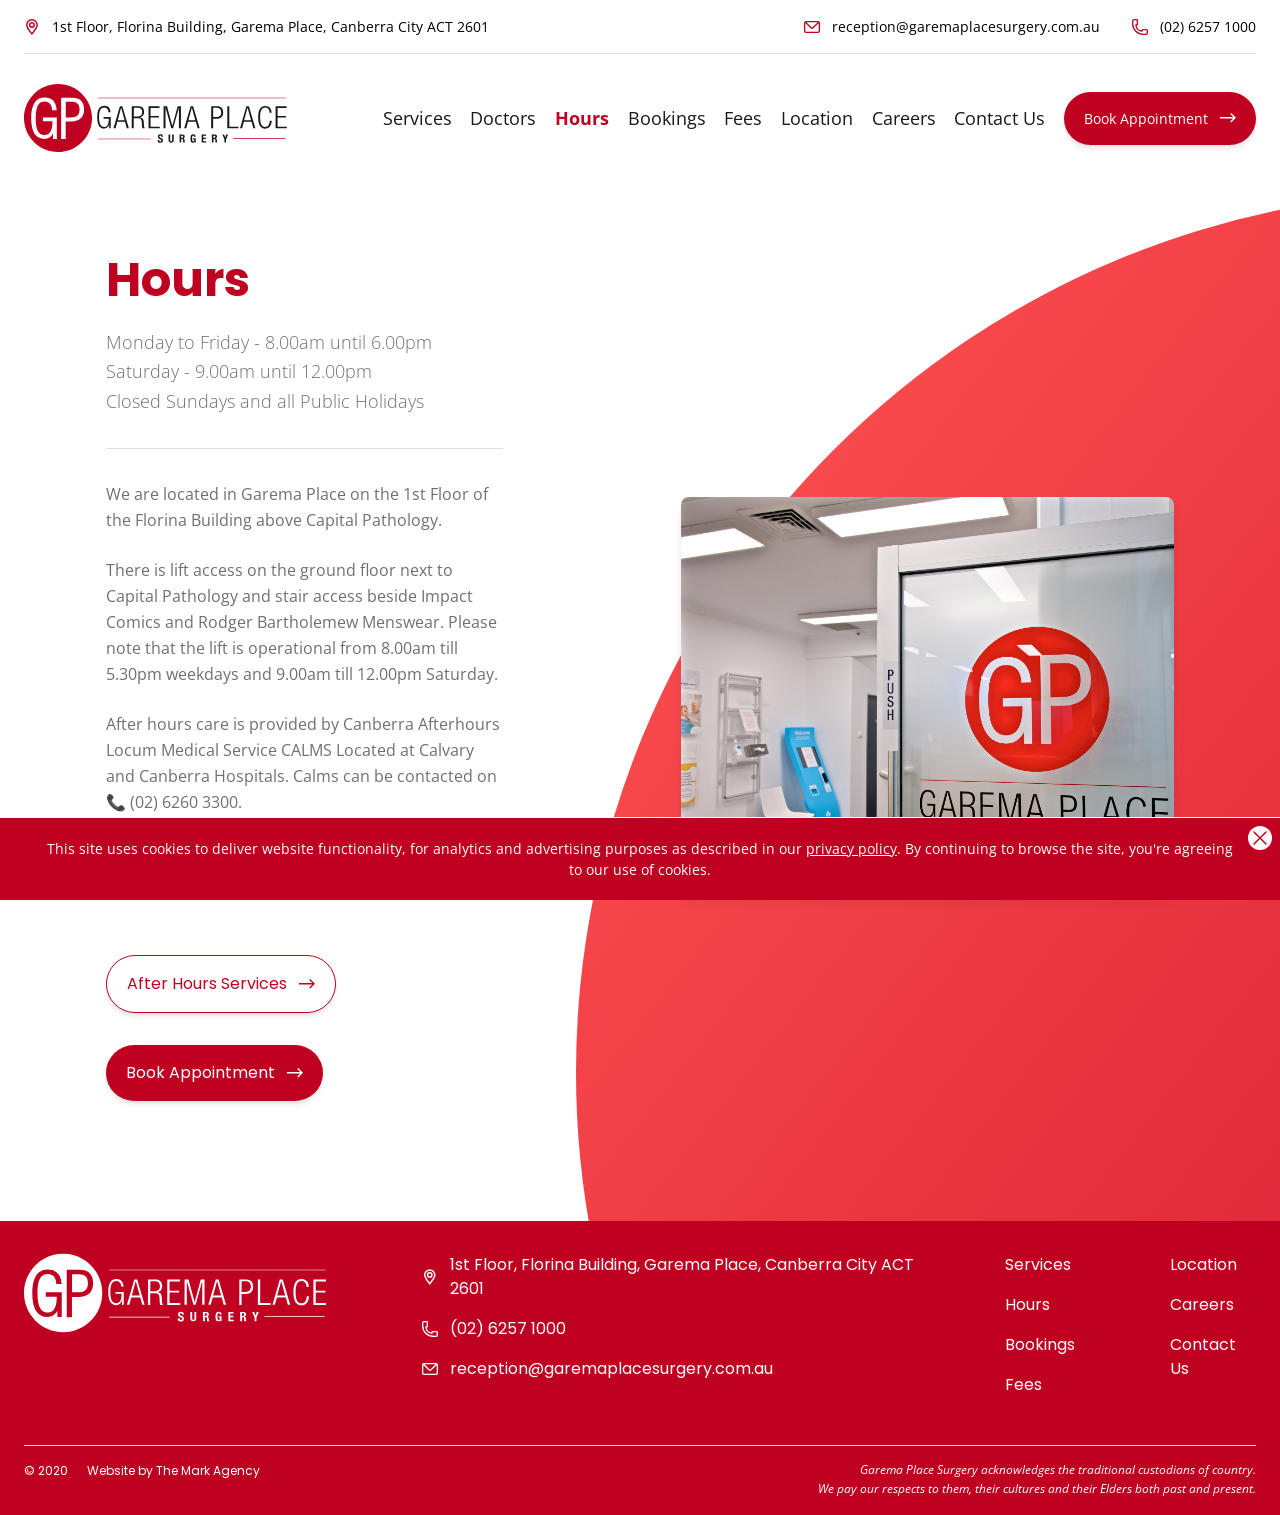
<file: hours/index.html>
<!DOCTYPE html>
<html data-html-server-rendered="true" lang="en" data-vue-tag="%7B%22lang%22:%7B%22ssr%22:%22en%22%7D%7D">
  <head>
    <base href="/">
    <title>Hours - Garema Place Surgery | Your GP in Canberra City</title><meta name="gridsome:hash" content="0c63ae148e321f8ca66addeb3853077a29ee4d1a"><meta data-vue-tag="ssr" charset="utf-8"><meta data-vue-tag="ssr" name="generator" content="Gridsome v0.7.23"><meta data-vue-tag="ssr" data-key="viewport" name="viewport" content="width=device-width, initial-scale=1, viewport-fit=cover"><meta data-vue-tag="ssr" data-key="format-detection" name="format-detection" content="telephone=no"><meta data-vue-tag="ssr" property="og:locale" content="en_AU"><meta data-vue-tag="ssr" property="og:site_name" content="Garema Place Surgery"><meta data-vue-tag="ssr" property="og:title" content="Garema Place Surgery"><meta data-vue-tag="ssr" property="og:description" content="Your GP in Canberra City"><meta data-vue-tag="ssr" property="og:type" content="website"><meta data-vue-tag="ssr" property="og:url" content="https://garemaplacesurgery.com.au/"><meta data-vue-tag="ssr" property="og:image" content="https://garemaplacesurgery.com.au/og-image.png"><link data-vue-tag="ssr" rel="icon" href="data:,"><link data-vue-tag="ssr" rel="icon" type="image/png" sizes="16x16" href="assets/static/favicon.ce0531f.bbe5ab8837469dd47aa3457339174fcd.png"><link data-vue-tag="ssr" rel="icon" type="image/png" sizes="32x32" href="assets/static/favicon.ac8d93a.bbe5ab8837469dd47aa3457339174fcd.png"><link data-vue-tag="ssr" rel="icon" type="image/png" sizes="96x96" href="assets/static/favicon.b9532cc.bbe5ab8837469dd47aa3457339174fcd.png"><link data-vue-tag="ssr" rel="apple-touch-icon" type="image/png" sizes="76x76" href="assets/static/favicon.f22e9f3.bbe5ab8837469dd47aa3457339174fcd.png"><link data-vue-tag="ssr" rel="apple-touch-icon" type="image/png" sizes="152x152" href="assets/static/favicon.62d22cb.bbe5ab8837469dd47aa3457339174fcd.png"><link data-vue-tag="ssr" rel="apple-touch-icon" type="image/png" sizes="120x120" href="assets/static/favicon.1539b60.bbe5ab8837469dd47aa3457339174fcd.png"><link data-vue-tag="ssr" rel="apple-touch-icon" type="image/png" sizes="167x167" href="assets/static/favicon.dc0cdc5.bbe5ab8837469dd47aa3457339174fcd.png"><link data-vue-tag="ssr" rel="apple-touch-icon" type="image/png" sizes="180x180" href="assets/static/favicon.7b22250.bbe5ab8837469dd47aa3457339174fcd.png"><link data-vue-tag="ssr" rel="preconnect" href="https://fonts.gstatic.com" crossorigin="anonymous"><link data-vue-tag="ssr" rel="preload" as="style" href="https://fonts.googleapis.com/css2?family=Open+Sans
  &amp;family=Poppins:wght@400;600;700&amp;display=swap"><link data-vue-tag="ssr" rel="stylesheet" href="https://fonts.googleapis.com/css2?family=Open+Sans
  &amp;family=Poppins:wght@400;600;700&amp;display=swap"><link rel="preload" href="assets/css/2.styles.778a25a0.css" as="style"><link rel="preload" href="assets/js/app.b4859479.js" as="script"><link rel="prefetch" href="assets/js/page--node-modules--gridsome--app--pages--404-vue.3acfc750.js"><link rel="stylesheet" href="assets/css/2.styles.778a25a0.css"><noscript data-vue-tag="ssr"><style>.g-image--loading{display:none;}</style></noscript>
  </head>
  <body class="hours" data-vue-tag="%7B%22class%22:%7B%22ssr%22:%22hours%22%7D%7D">
    <div data-server-rendered="true" id="app" class="bg-cover bg-no-repeat transition duration-150 ease-in-out overflow-hidden"><div class="fixed z-50 bottom-0 w-full bg-gps-red bg-opacity-75 border-t border-white text-sm text-white text-center px-10 py-5"><button class="bg-white rounded-full absolute top-0 mt-2 right-0 mr-2"><svg xmlns="http://www.w3.org/2000/svg" fill="none" viewBox="0 0 24 24" stroke-width="1.5" stroke="currentColor" class="w-6 h-6 text-gps-red"><path stroke-linecap="round" stroke-linejoin="round" d="M6 18L18 6M6 6l12 12"></path></svg></button><span>
    This site uses cookies to deliver website functionality, for analytics and
    advertising purposes as described in our
    <a href="contact-us/#privacy" class="underline">privacy policy</a>. By
    continuing to browse the site, you're agreeing to our use of cookies.
  </span></div><div><header class="z-40 fixed w-full transition-none text-sm pb-4 mx-auto bg-white"><div class="max-w-screen-2xl mx-auto px-6"><div class="justify-between py-4 border-gps-gray-light border-b hidden lg:flex"><address class="not-italic flex flex-row items-center leading-1"><svg height="16" viewBox="0 0 16 16" width="16" xmlns="http://www.w3.org/2000/svg" class="mr-3 min-w-10 lg:min-w-0 overflow-hidden"><path d="m0 0h16v16h-16z" fill="none"></path><g fill="#c00020" transform="translate(-314 -651.005)"><path d="m321.941 651.005a5.947 5.947 0 0 0 -5.941 5.94c0 3.06 4.827 8.763 5.377 9.4l.564.656.564-.656c.55-.641 5.377-6.344 5.377-9.4a5.947 5.947 0 0 0 -5.941-5.94zm0 13.7c-1.62-1.995-4.454-5.874-4.454-7.759a4.454 4.454 0 0 1 8.909 0c.004 1.881-2.834 5.763-4.455 7.754z"></path><path d="m322.949 654.969a2.973 2.973 0 1 0 2.973 2.973 2.976 2.976 0 0 0 -2.973-2.973zm0 4.459a1.486 1.486 0 1 1 1.486-1.486 1.487 1.487 0 0 1 -1.486 1.486z" transform="translate(-1.021 -1.018)"></path></g></svg><a href="https://www.google.com/maps/place/?q=place_id:ChIJ46g_HGZNFmsRjPPyOSrYS1o" target="_blank">
    1st Floor, Florina Building, Garema Place, Canberra City ACT 2601
  </a></address><div class="flex flex-row"><a href="mailto:reception@garemaplacesurgery.com.au" class="flex flex-row items-center leading-1 break-words hover:underline lg:mr-8"><svg height="12" viewBox="0 0 16 12" width="16" xmlns="http://www.w3.org/2000/svg" class="mr-3 min-w-10 lg:min-w-0 overflow-hidden"><path d="m1526.9 989.22-.012-.011a1.964 1.964 0 0 0 -.843-.193h-12a1.99 1.99 0 0 0 -.771.155l-.021-.02-.061.063a2 2 0 0 0 -1.147 1.8v8a2 2 0 0 0 2 2h12a2 2 0 0 0 2-2v-8a2 2 0 0 0 -1.145-1.794zm-1.185 1.133-5.11 4.981a.743.743 0 0 1 -1.018 0l-5.107-4.98zm.327 9.333h-12a.667.667 0 0 1 -.667-.667v-7.881l5.28 5.148a2.074 2.074 0 0 0 2.881 0l5.173-5.041v7.773a.667.667 0 0 1 -.666.668z" fill="#c00020" transform="translate(-1512.043 -989.02)"></path></svg>
  reception@<wbr>garemaplacesurgery.com.au
</a><a href="tel:+61262571000" class="flex flex-row items-center leading-1 hover:underline"><svg height="16" viewBox="0 0 16 16" width="16" xmlns="http://www.w3.org/2000/svg" class="mr-3 min-w-10 lg:min-w-0 overflow-hidden"><path d="m86.171 324h-3.009a1.931 1.931 0 0 0 -1.475.385 1.269 1.269 0 0 0 -.35.9 5.34 5.34 0 0 1 -4.625-4.625 1.272 1.272 0 0 0 .905-.351 1.93 1.93 0 0 0 .383-1.472v-3.008a1.93 1.93 0 0 0 -.383-1.475 1.286 1.286 0 0 0 -.951-.354h-2.666a2 2 0 0 0 -2 2v2.667a11.346 11.346 0 0 0 11.333 11.333h2.667a2 2 0 0 0 2-2v-2.667a1.284 1.284 0 0 0 -.354-.95 1.942 1.942 0 0 0 -1.475-.383zm.5 4a.667.667 0 0 1 -.667.667h-2.671a10.011 10.011 0 0 1 -10-10v-2.667a.667.667 0 0 1 .667-.667h2.655a4.366 4.366 0 0 1 .013.485v3.03a4.369 4.369 0 0 1 -.013.485h-1.322v.667a6.674 6.674 0 0 0 6.667 6.667h.667v-1.322c.126-.015.335-.013.485-.013h3.031c.151 0 .359 0 .485.013z" fill="#c00020" transform="translate(-72 -314)"></path></svg>
  (02) 6257 1000
</a></div></div><div class="flex justify-between items-center pt-4"><a href="" class="mr-6 lg:mr-24 w-auto active h-16 lg:h-24"><svg xmlns="http://www.w3.org/2000/svg" viewBox="0 0 314 81.3" class="max-w-full h-full"><title>Garema Place Surgery | Your GP in Canberra City</title><path fill="#c00020" fill-rule="evenodd" d="M81.3 40.7c0 22.5-18.2 40.7-40.7 40.7C18.2 81.3 0 63.1 0 40.7S18.2 0 40.7 0c22.4 0 40.6 18.2 40.6 40.7zm-58.7 3.9H34v.4c0 7.3-1.6 16-9.5 16-7.2.1-10.5-6.3-10.5-20s3.3-20 10.5-20c6.6 0 9 5.3 9 9.8v.5H39v-.6c-.6-9.3-5.7-14.4-14.4-14.4-10.7 0-16 8.4-16 24.7S14 65.7 24.5 65.7c4.3-.1 8.3-2.6 10.2-6.5v6.5h4.5V40H22.6zm45.9-24.2c-2.3-2.6-5.9-3.9-10.5-3.9H44.4v49.3h5.4v-21h6.7c9.8 0 15.3-5 15.3-14.2 0-4.4-1.1-7.8-3.3-10.2zM56.7 40h-6.8V21.2h6.8c6.7 0 9.7 2.9 9.7 9.4 0 6.3-3.3 9.4-9.7 9.4z" clip-rule="evenodd"></path><g><path fill="#1a1818" d="M95.1 41.5v-2h8.5v13.4h-1.8v-4.4h-.1c-.6 2.7-3 4.7-5.8 4.8-5.4 0-8.4-4.2-8.4-13.6s3-13.6 8.4-13.6c5 0 7.3 3.3 7.6 7.8H101c0-3.2-1.7-5.8-5.2-5.8-3.8 0-6.1 3.1-6.1 11.6s2.3 11.6 6.1 11.6c3.5 0 5.5-3.2 5.5-9.3v-.6zM114.6 26.6h2.9l7.8 26.3h-2.5l-2.1-7.7h-9.2l-2.1 7.7h-2.5zm5.6 16.6l-4.1-14.8h-.1l-4 14.8zM128.8 26.6h7.9c4.4 0 6.8 2.5 6.8 6.6 0 3.2-1.3 6-4.8 6.7v.1c3.3.3 4.4 2.2 4.5 6.2l.1 2.9c-.1 1.4.3 2.8 1.1 3.9h-2.8c-.5-1.2-.8-2.4-.7-3.7l-.1-2.2c-.1-4.6-1-6.1-5.2-6.1h-4.5v12h-2.4zm2.4 12.3h4.1c3.7 0 5.9-1.7 5.9-5.2 0-3.2-1.4-5.2-5.6-5.2h-4.3zM148.8 26.6h13.1v2h-10.7v9.6h10v2h-10V51h11v2h-13.4zM166.8 26.6h4.1l6.3 23.4h.1l6.3-23.4h3.9v26.3h-2.4V28.8h-.1l-6.8 24.1H176l-6.8-24.1h-.1v24.1h-2.4zM199.1 26.6h3l7.8 26.3h-2.5l-2.1-7.7H196l-2.1 7.7h-2.5zm5.6 16.6l-4.1-14.8h-.1l-4.1 14.8zM223.7 26.6h7.1c5.1 0 7.2 3 7.2 7.5 0 4.1-2 7.5-8 7.5h-4V53h-2.4zm2.3 12.9h4c3.1 0 5.6-1.4 5.6-5.5 0-3.9-2-5.5-5.6-5.5h-4zM242.9 26.6h2.4V51h10.9v2h-13.3zM265.7 26.6h3l7.8 26.3H274l-2.1-7.7h-9.2l-2.1 7.7h-2.5zm5.6 16.6l-4.1-14.8h-.1L263 43.2zM296 44c-.3 6-3.1 9.4-7.8 9.4-5.4 0-8.4-4.2-8.4-13.6s3-13.6 8.4-13.6 7.6 3.8 7.6 8.1h-2.4c0-3.6-1.8-6.1-5.2-6.1-3.8 0-6.1 3.1-6.1 11.6s2.3 11.6 6.1 11.6c3.3 0 5.2-2.8 5.5-7.4zM300.6 26.6h13.1v2H303v9.6h10v2h-10V51h11v2h-13.4zM161.7 66.9v.3c0 .9.3 1.5 1.3 1.5.6 0 1.1-.4 1.2-1.1v-.1c0-.9-.4-1.2-1.7-1.6-1.7-.6-2.5-1.3-2.5-2.9 0-1.9 1.1-2.8 3-2.8 1.7 0 3 .7 3 2.6v.3h-2c0-.9-.3-1.4-1.1-1.4-.5-.1-1 .3-1.1.9v.2c0 .6.2 1 1 1.3l1.5.6c1.1.3 1.9 1.4 1.8 2.6 0 2-1.2 3-3.4 3s-3.1-1-3.1-2.8v-.4zM174.7 60.3V67c0 1 .2 1.7 1.1 1.7S177 68 177 67v-6.7h1.9V67c0 2.5-1.5 3.1-3.1 3.1s-3.1-.5-3.1-3.1v-6.7zM185.8 60.3h3.6c1.3-.2 2.4.7 2.6 2v.5c0 1.3-.5 2.1-1.6 2.4 1.3.2 1.5.9 1.6 2.9 0 1 .1 1.5.4 1.7v.1h-2.1c-.2-.3-.3-.7-.2-1L190 67c0-.8-.4-1.2-1.1-1.2h-1v4.1H186zm2 4.2h.8c.9 0 1.5-.4 1.5-1.4.1-.7-.4-1.3-1-1.3h-1.2zM203.3 63.1c0-.7-.3-1.6-1.1-1.6-.9 0-1.3 1-1.3 3.4 0 2.3.2 3.8 1.3 3.8.7-.1 1.3-.8 1.2-1.5v-1h-1.3v-1.4h3.1V70h-1.4v-1c-.4.7-1.2 1.1-2 1.1-2.4 0-2.9-1.8-2.9-5.1 0-3.2.8-4.9 3.2-4.9 2.1 0 3 1.1 3 3.1zM217.6 60.3v1.6h-3.4v2.3h3.2v1.6h-3.2v2.6h3.6V70h-5.5v-9.6zM224.4 60.3h3.6c1.3-.2 2.4.7 2.6 2v.5c0 1.3-.5 2.1-1.6 2.4 1.3.2 1.5.9 1.6 2.9 0 1 .1 1.5.4 1.7v.1h-2.1c-.2-.3-.3-.7-.2-1l-.1-1.9c0-.8-.4-1.2-1.1-1.2h-1v4.1h-1.9zm1.9 4.2h.8c.7.1 1.3-.4 1.5-1v-.4c.1-.7-.4-1.3-1-1.3h-1.2zM239.1 60.3l1.3 3.7 1.4-3.7h2.1l-2.5 5.9V70h-1.9v-3.8l-2.5-5.9z"></path></g><g><path fill="#c00020" d="M151.1 65.3v.7H88.5v-.7zM313.3 16.4v.7H88.5v-.7zM312.3 64.9v.7h-62.7v-.7z"></path></g></svg></a><div class="xl:w-full text-right"><button type="button" id="nav-icon" class="h-6 relative w-8 xl:hidden p-4 rounded-md focus:outline-none transition duration-150 ease-in-out"><span></span><span></span><span></span><span aria-live="assertive" class="sr-only">
      Open
      Menu
    </span></button><nav class="flex-auto xl:flex flex-col xl:flex-row xl:items-center flex-end xl:justify-between xl:w-full text-gps-black hidden"><div class="group relative"><a href="services/" class="hover:underline mb-5 inline-block xl:mb-0 text-lg hover:text-gps-red">
        Services
      </a><ul class="flyout text-left absolute hidden xl:group-hover:block -ml-4 text-gps-black group"><li><a href="services/#include" class="group shadow-lg rounded-t-lg bg-gps-gray-lightest flex items-center justify-between hover:text-gps-red hover:text-gps-red pt-6 pb-3 px-6 block whitespace-no-wrap transition duration-150 ease-in-out">
            Our services
          </a></li><li><a href="services/#recalls" class="group shadow-lg bg-gps-gray-lightest flex items-center justify-between hover:text-gps-red hover:text-gps-red py-3 px-6 block whitespace-no-wrap transition duration-150 ease-in-out">
            Reminders
          </a></li><li><a href="services/#results" class="group shadow-lg bg-gps-gray-lightest flex items-center justify-between hover:text-gps-red hover:text-gps-red py-3 px-6 block whitespace-no-wrap transition duration-150 ease-in-out">
            Medical results
          </a></li><li><a href="services/#repeat" class="group shadow-lg bg-gps-gray-lightest flex items-center justify-between hover:text-gps-red hover:text-gps-red py-3 px-6 block whitespace-no-wrap transition duration-150 ease-in-out">
            Prescriptions, Repeats &amp; Referrals
          </a></li><li><a href="services/#privacy" class="group shadow-lg rounded-b-lg bg-gps-gray-lightest flex items-center justify-between hover:text-gps-red hover:text-gps-red pb-6 pt-3 px-6 block whitespace-no-wrap transition duration-150 ease-in-out">
            Privacy, AI &amp; Patient Charter
          </a></li></ul></div><a href="doctors/" class="hover:underline mb-5 inline-block xl:mb-0 text-lg hover:text-gps-red">
      Doctors
    </a><a href="" aria-current="page" class="hover:underline mb-5 inline-block xl:mb-0 text-lg active--exact text-gps-red font-bold hover:text-gps-red">
      Hours
    </a><div class="group relative"><a href="../bookings/" class="hover:underline mb-5 inline-block xl:mb-0 text-lg hover:text-gps-red">
        Bookings
      </a><ul class="flyout text-left absolute hidden xl:group-hover:block -ml-4 text-gps-black"><li><a href="../bookings/#aim" class="group shadow-lg rounded-t-lg bg-gps-gray-lightest flex items-center justify-between hover:text-gps-red hover:text-gps-red pt-6 pb-3 px-6 block whitespace-no-wrap transition duration-150 ease-in-out">
            Our aim
          </a></li><li><a href="../bookings/#new-patients" class="group shadow-lg rounded-b-lg bg-gps-gray-lightest flex items-center justify-between hover:text-gps-red hover:text-gps-red pb-6 pt-3 px-6 block whitespace-no-wrap transition duration-150 ease-in-out">
            New patients
          </a></li></ul></div><a href="fees/" class="hover:underline mb-5 inline-block xl:mb-0 text-lg hover:text-gps-red">
      Fees
    </a><a href="location/" class="hover:underline mb-5 inline-block xl:mb-0 text-lg hover:text-gps-red">
      Location
    </a><a href="careers/" class="hover:underline mb-5 inline-block xl:mb-0 text-lg hover:text-gps-red">
      Careers
    </a><div class="group relative"><a href="contact-us/" class="hover:underline mb-5 inline-block xl:mb-0 text-lg hover:text-gps-red">
        Contact Us
      </a><ul class="flyout text-left absolute hidden xl:group-hover:block -ml-4 text-gps-black"><li><a href="contact-us/#privacy" class="group shadow-lg rounded-t-lg bg-gps-gray-lightest flex items-center justify-between hover:text-gps-red hover:text-gps-red pt-6 pb-3 px-6 block whitespace-no-wrap transition duration-150 ease-in-out">
            Privacy and Rights
          </a></li><li><a href="contact-us/#feedback" class="group shadow-lg bg-gps-gray-lightest flex items-center justify-between hover:text-gps-red hover:text-gps-red py-3 px-6 block whitespace-no-wrap transition duration-150 ease-in-out">
            Feedback
          </a></li><li><a href="contact-us/#reviews" class="group shadow-lg rounded-b-lg bg-gps-gray-lightest flex items-center justify-between hover:text-gps-red hover:text-gps-red pb-6 pt-3 px-6 block whitespace-no-wrap transition duration-150 ease-in-out">
            Leave a review
          </a></li></ul></div><a href="../bookings/" rel="noopener" class="hover:bg-gps-coral mt-4 xl:mt-0 px-5 py-4 rounded-full transition duration-150 shadow-md flex flex-row items-center leading-0 bg-gps-red text-white">
      Book Appointment
      <svg height="9.533" viewBox="0 0 16 9.533" width="16" xmlns="http://www.w3.org/2000/svg" class="ml-3"><path d="m707.273 752.347 3.064 3.064h-13.288v1.428h13.251l-3.022 3.022 1.009 1.009 4.766-4.766-4.766-4.766z" fill="currentColor" transform="translate(-697.049 -751.338)"></path></svg></a></nav></div></div></div></header></div><div class="w-full max-w-screen-2xl mx-auto p-6 text-gps-black font-poppins pt-40 lg:pt-64"><main><div class="flex flex-col lg:flex-row justify-evenly items-center pb-16"><div class="w-full lg:w-2/5 lg:pr-24 box-border"><h1 class="text-gps-red text-4xl md:text-5xl font-bold leading-none">
          Hours
        </h1><p class="font-sans text-gps-gray pt-6 pb-8 text-lg font-light pb-6 leading-relaxed border-gps-gray-light border-b mb-8">
          Monday to Friday - 8.00am until 6.00pm<br>
          Saturday - 9.00am until 12.00pm<br>
          Closed Sundays and all Public Holidays
        </p><p class="font-sans text-gps-gray pb-6 leading-relaxed">
          We are located in Garema Place on the 1st Floor of the Florina
          Building above Capital Pathology.
        </p><p class="font-sans text-gps-gray pb-6 leading-relaxed">
          There is lift access on the ground floor next to Capital Pathology
          and stair access beside Impact Comics and Rodger Bartholemew
          Menswear. Please note that the lift is operational from 8.00am till
          5.30pm weekdays and 9.00am till 12.00pm Saturday.
        </p><p class="font-sans text-gps-gray pb-6 leading-relaxed">
          After hours care is provided by Canberra Afterhours Locum Medical
          Service CALMS Located at Calvary and Canberra Hospitals. Calms can
          be contacted on
          <a href="tel:0262603300" class="hover:underline">📞 (02) 6260 3300</a>.
        </p><p class="font-sans text-gps-gray pb-16 leading-relaxed">
          More information regarding after hours services can be found at
          <a href="https://findahealthservice.act.gov.au/" class="underline text-gps-red">findahealthservice.act.gov.au</a>.
        </p><a href="http://findahealthservice.act.gov.au/" target="_blank" rel="noopener" class="hover:bg-gps-coral px-5 py-4 rounded-full transition duration-150 ease-in-out shadow-md inline-flex flex-row items-center leading-0 bg-white text-gps-red hover:text-white border-gps-red border mr-6 mb-8">
          After Hours Services
          <svg height="9.533" viewBox="0 0 16 9.533" width="16" xmlns="http://www.w3.org/2000/svg" class="ml-3"><path d="m707.273 752.347 3.064 3.064h-13.288v1.428h13.251l-3.022 3.022 1.009 1.009 4.766-4.766-4.766-4.766z" fill="currentColor" transform="translate(-697.049 -751.338)"></path></svg></a><a href="../bookings/" rel="noopener" class="hover:bg-gps-coral px-5 py-4 rounded-full transition duration-150 ease-in-out shadow-md inline-flex flex-row items-center leading-0 bg-gps-red text-white mb-8">
          Book Appointment
          <svg height="9.533" viewBox="0 0 16 9.533" width="16" xmlns="http://www.w3.org/2000/svg" class="ml-3"><path d="m707.273 752.347 3.064 3.064h-13.288v1.428h13.251l-3.022 3.022 1.009 1.009 4.766-4.766-4.766-4.766z" fill="currentColor" transform="translate(-697.049 -751.338)"></path></svg></a></div><div class="w-full lg:w-2/5"><img src="photos/hours.jpg" class="object-cover rounded-lg shadow-lg w-full g-image"></div></div></main></div><footer class="bg-gps-red text-white font-poppins"><div class="w-full max-w-screen-2xl mx-auto border-white px-6"><div class="flex flex-col lg:flex-row justify-between py-8"><a href="" class="lg:mr-24 h-16 lg:h-20 mb-8 lg:mb-16 lg:mb-0 active"><svg xmlns="http://www.w3.org/2000/svg" viewBox="0 0 314 81.3" class="max-w-full h-full"><title>Garema Place Surgery | Your GP in Canberra City</title><path fill="#fff" fill-rule="evenodd" d="M81.3 40.7c0 22.5-18.2 40.7-40.7 40.7C18.2 81.3 0 63.1 0 40.7S18.2 0 40.7 0c22.4 0 40.6 18.2 40.6 40.7zm-58.7 3.9H34v.4c0 7.3-1.6 16-9.5 16-7.2.1-10.5-6.3-10.5-20s3.3-20 10.5-20c6.6 0 9 5.3 9 9.8v.5H39v-.6c-.6-9.3-5.7-14.4-14.4-14.4-10.7 0-16 8.4-16 24.7S14 65.7 24.5 65.7c4.3-.1 8.3-2.6 10.2-6.5v6.5h4.5V40H22.6zm45.9-24.2c-2.3-2.6-5.9-3.9-10.5-3.9H44.4v49.3h5.4v-21h6.7c9.8 0 15.3-5 15.3-14.2 0-4.4-1.1-7.8-3.3-10.2zM56.7 40h-6.8V21.2h6.8c6.7 0 9.7 2.9 9.7 9.4 0 6.3-3.3 9.4-9.7 9.4z" clip-rule="evenodd"></path><g><path fill="#fff" d="M95.1 41.5v-2h8.5v13.4h-1.8v-4.4h-.1c-.6 2.7-3 4.7-5.8 4.8-5.4 0-8.4-4.2-8.4-13.6s3-13.6 8.4-13.6c5 0 7.3 3.3 7.6 7.8H101c0-3.2-1.7-5.8-5.2-5.8-3.8 0-6.1 3.1-6.1 11.6s2.3 11.6 6.1 11.6c3.5 0 5.5-3.2 5.5-9.3v-.6zM114.6 26.6h2.9l7.8 26.3h-2.5l-2.1-7.7h-9.2l-2.1 7.7h-2.5zm5.6 16.6l-4.1-14.8h-.1l-4 14.8zM128.8 26.6h7.9c4.4 0 6.8 2.5 6.8 6.6 0 3.2-1.3 6-4.8 6.7v.1c3.3.3 4.4 2.2 4.5 6.2l.1 2.9c-.1 1.4.3 2.8 1.1 3.9h-2.8c-.5-1.2-.8-2.4-.7-3.7l-.1-2.2c-.1-4.6-1-6.1-5.2-6.1h-4.5v12h-2.4zm2.4 12.3h4.1c3.7 0 5.9-1.7 5.9-5.2 0-3.2-1.4-5.2-5.6-5.2h-4.3zM148.8 26.6h13.1v2h-10.7v9.6h10v2h-10V51h11v2h-13.4zM166.8 26.6h4.1l6.3 23.4h.1l6.3-23.4h3.9v26.3h-2.4V28.8h-.1l-6.8 24.1H176l-6.8-24.1h-.1v24.1h-2.4zM199.1 26.6h3l7.8 26.3h-2.5l-2.1-7.7H196l-2.1 7.7h-2.5zm5.6 16.6l-4.1-14.8h-.1l-4.1 14.8zM223.7 26.6h7.1c5.1 0 7.2 3 7.2 7.5 0 4.1-2 7.5-8 7.5h-4V53h-2.4zm2.3 12.9h4c3.1 0 5.6-1.4 5.6-5.5 0-3.9-2-5.5-5.6-5.5h-4zM242.9 26.6h2.4V51h10.9v2h-13.3zM265.7 26.6h3l7.8 26.3H274l-2.1-7.7h-9.2l-2.1 7.7h-2.5zm5.6 16.6l-4.1-14.8h-.1L263 43.2zM296 44c-.3 6-3.1 9.4-7.8 9.4-5.4 0-8.4-4.2-8.4-13.6s3-13.6 8.4-13.6 7.6 3.8 7.6 8.1h-2.4c0-3.6-1.8-6.1-5.2-6.1-3.8 0-6.1 3.1-6.1 11.6s2.3 11.6 6.1 11.6c3.3 0 5.2-2.8 5.5-7.4zM300.6 26.6h13.1v2H303v9.6h10v2h-10V51h11v2h-13.4zM161.7 66.9v.3c0 .9.3 1.5 1.3 1.5.6 0 1.1-.4 1.2-1.1v-.1c0-.9-.4-1.2-1.7-1.6-1.7-.6-2.5-1.3-2.5-2.9 0-1.9 1.1-2.8 3-2.8 1.7 0 3 .7 3 2.6v.3h-2c0-.9-.3-1.4-1.1-1.4-.5-.1-1 .3-1.1.9v.2c0 .6.2 1 1 1.3l1.5.6c1.1.3 1.9 1.4 1.8 2.6 0 2-1.2 3-3.4 3s-3.1-1-3.1-2.8v-.4zM174.7 60.3V67c0 1 .2 1.7 1.1 1.7S177 68 177 67v-6.7h1.9V67c0 2.5-1.5 3.1-3.1 3.1s-3.1-.5-3.1-3.1v-6.7zM185.8 60.3h3.6c1.3-.2 2.4.7 2.6 2v.5c0 1.3-.5 2.1-1.6 2.4 1.3.2 1.5.9 1.6 2.9 0 1 .1 1.5.4 1.7v.1h-2.1c-.2-.3-.3-.7-.2-1L190 67c0-.8-.4-1.2-1.1-1.2h-1v4.1H186zm2 4.2h.8c.9 0 1.5-.4 1.5-1.4.1-.7-.4-1.3-1-1.3h-1.2zM203.3 63.1c0-.7-.3-1.6-1.1-1.6-.9 0-1.3 1-1.3 3.4 0 2.3.2 3.8 1.3 3.8.7-.1 1.3-.8 1.2-1.5v-1h-1.3v-1.4h3.1V70h-1.4v-1c-.4.7-1.2 1.1-2 1.1-2.4 0-2.9-1.8-2.9-5.1 0-3.2.8-4.9 3.2-4.9 2.1 0 3 1.1 3 3.1zM217.6 60.3v1.6h-3.4v2.3h3.2v1.6h-3.2v2.6h3.6V70h-5.5v-9.6zM224.4 60.3h3.6c1.3-.2 2.4.7 2.6 2v.5c0 1.3-.5 2.1-1.6 2.4 1.3.2 1.5.9 1.6 2.9 0 1 .1 1.5.4 1.7v.1h-2.1c-.2-.3-.3-.7-.2-1l-.1-1.9c0-.8-.4-1.2-1.1-1.2h-1v4.1h-1.9zm1.9 4.2h.8c.7.1 1.3-.4 1.5-1v-.4c.1-.7-.4-1.3-1-1.3h-1.2zM239.1 60.3l1.3 3.7 1.4-3.7h2.1l-2.5 5.9V70h-1.9v-3.8l-2.5-5.9z"></path></g><g><path fill="#fff" d="M151.1 65.3v.7H88.5v-.7zM313.3 16.4v.7H88.5v-.7zM312.3 64.9v.7h-62.7v-.7z"></path></g></svg></a><div class="flex flex-col"><address class="not-italic flex flex-row items-center leading-1"><svg height="16" viewBox="0 0 16 16" width="16" xmlns="http://www.w3.org/2000/svg" class="mr-3 min-w-10 lg:min-w-0 overflow-hidden"><path d="m0 0h16v16h-16z" fill="none"></path><g fill="#fff" transform="translate(-314 -651.005)"><path d="m321.941 651.005a5.947 5.947 0 0 0 -5.941 5.94c0 3.06 4.827 8.763 5.377 9.4l.564.656.564-.656c.55-.641 5.377-6.344 5.377-9.4a5.947 5.947 0 0 0 -5.941-5.94zm0 13.7c-1.62-1.995-4.454-5.874-4.454-7.759a4.454 4.454 0 0 1 8.909 0c.004 1.881-2.834 5.763-4.455 7.754z"></path><path d="m322.949 654.969a2.973 2.973 0 1 0 2.973 2.973 2.976 2.976 0 0 0 -2.973-2.973zm0 4.459a1.486 1.486 0 1 1 1.486-1.486 1.487 1.487 0 0 1 -1.486 1.486z" transform="translate(-1.021 -1.018)"></path></g></svg><a href="https://www.google.com/maps/place/?q=place_id:ChIJ46g_HGZNFmsRjPPyOSrYS1o" target="_blank">
    1st Floor, Florina Building, Garema Place, Canberra City ACT 2601
  </a></address><a href="tel:+61262571000" class="flex flex-row items-center leading-1 hover:underline my-4"><svg height="16" viewBox="0 0 16 16" width="16" xmlns="http://www.w3.org/2000/svg" class="mr-3 min-w-10 lg:min-w-0 overflow-hidden"><path d="m86.171 324h-3.009a1.931 1.931 0 0 0 -1.475.385 1.269 1.269 0 0 0 -.35.9 5.34 5.34 0 0 1 -4.625-4.625 1.272 1.272 0 0 0 .905-.351 1.93 1.93 0 0 0 .383-1.472v-3.008a1.93 1.93 0 0 0 -.383-1.475 1.286 1.286 0 0 0 -.951-.354h-2.666a2 2 0 0 0 -2 2v2.667a11.346 11.346 0 0 0 11.333 11.333h2.667a2 2 0 0 0 2-2v-2.667a1.284 1.284 0 0 0 -.354-.95 1.942 1.942 0 0 0 -1.475-.383zm.5 4a.667.667 0 0 1 -.667.667h-2.671a10.011 10.011 0 0 1 -10-10v-2.667a.667.667 0 0 1 .667-.667h2.655a4.366 4.366 0 0 1 .013.485v3.03a4.369 4.369 0 0 1 -.013.485h-1.322v.667a6.674 6.674 0 0 0 6.667 6.667h.667v-1.322c.126-.015.335-.013.485-.013h3.031c.151 0 .359 0 .485.013z" fill="#fff" transform="translate(-72 -314)"></path></svg>
  (02) 6257 1000
</a><a href="mailto:reception@garemaplacesurgery.com.au" class="flex flex-row items-center leading-1 break-words hover:underline"><svg height="12" viewBox="0 0 16 12" width="16" xmlns="http://www.w3.org/2000/svg" class="mr-3 min-w-10 lg:min-w-0 overflow-hidden"><path d="m1526.9 989.22-.012-.011a1.964 1.964 0 0 0 -.843-.193h-12a1.99 1.99 0 0 0 -.771.155l-.021-.02-.061.063a2 2 0 0 0 -1.147 1.8v8a2 2 0 0 0 2 2h12a2 2 0 0 0 2-2v-8a2 2 0 0 0 -1.145-1.794zm-1.185 1.133-5.11 4.981a.743.743 0 0 1 -1.018 0l-5.107-4.98zm.327 9.333h-12a.667.667 0 0 1 -.667-.667v-7.881l5.28 5.148a2.074 2.074 0 0 0 2.881 0l5.173-5.041v7.773a.667.667 0 0 1 -.666.668z" fill="#fff" transform="translate(-1512.043 -989.02)"></path></svg>
  reception@<wbr>garemaplacesurgery.com.au
</a></div><nav class="hidden lg:block"><ul class="list-none" style="columns: 2;"><li class="m-0 pb-4 pl-16"><a href="services/" class="hover:underline">Services</a></li><li class="m-0 pb-4 pl-16"><a href="" aria-current="page" class="hover:underline active--exact active">Hours</a></li><li class="m-0 pb-4 pl-16"><a href="../bookings/" class="hover:underline">Bookings</a></li><li class="m-0 pb-4 pl-16"><a href="fees/" class="hover:underline">Fees</a></li><li class="m-0 pb-4 pl-16"><a href="location/" class="hover:underline">Location</a></li><li class="m-0 pb-4 pl-16"><a href="careers/" class="hover:underline">Careers</a></li><li class="m-0 pb-4 pl-16"><a href="contact-us/" class="hover:underline">Contact Us</a></li></ul></nav></div><div class="text-xs py-4 border-gps-gray-light border-t"><p><span class="pr-2">
          © 2020
        </span><span class="pl-2">
          Website by
          <a href="https://themarkagency.com.au/" class="hover:underline">
            The Mark Agency
          </a></span><span class="text-xs italic font-sans leading-relaxed md:text-right flex md:justify-end md:-mt-5">
          Garema Place Surgery acknowledges the traditional custodians of
          country. <br>We pay our respects to them, their cultures and their
          Elders both past and present.
        </span></p></div></div></footer></div>
    <script>window.__INITIAL_STATE__={"data":null,"context":{}};(function(){var s;(s=document.currentScript||document.scripts[document.scripts.length-1]).parentNode.removeChild(s);}());</script><script src="assets/js/app.b4859479.js" defer></script>
  
<script>
(function() {
  function setupCookieBanner() {
    var bannerKey = 'gps-cookie-dismissed';
    var bannerCandidates = document.querySelectorAll('div.fixed.bottom-0');
    bannerCandidates.forEach(function(banner) {
      if (!banner.textContent.includes('cookies') || banner.dataset.cookieWired === '1') return;
      banner.dataset.cookieWired = '1';
      if (localStorage.getItem(bannerKey) === '1') {
        banner.style.display = 'none';
        return;
      }
      var btn = banner.querySelector('button');
      if (btn) {
        btn.addEventListener('click', function(e) {
          e.preventDefault();
          banner.style.display = 'none';
          try { localStorage.setItem(bannerKey, '1'); } catch(_) {}
        });
      }
    });
  }
  if (document.readyState === 'loading') {
    document.addEventListener('DOMContentLoaded', setupCookieBanner);
  } else {
    setupCookieBanner();
  }
  new MutationObserver(setupCookieBanner).observe(document.documentElement, { childList: true, subtree: true });
})();
</script>
<script>
(function() {
  function setupMobileNav() {
    var btn = document.getElementById('nav-icon');
    var nav = btn && btn.nextElementSibling;
    if (!btn || !nav || nav.tagName !== 'NAV' || btn.dataset.navWired === '1') return;
    btn.dataset.navWired = '1';
    var openClasses = ['flex', 'absolute', 'bg-gps-gray-lightest', 'shadow-lg', 'text-right', 'p-8', 'rounded-lg', 'm-6', 'right-0'];
    var label = btn.querySelector('.sr-only');
    btn.addEventListener('click', function() {
      var isOpen = btn.classList.toggle('open');
      nav.classList.toggle('hidden', !isOpen);
      openClasses.forEach(function(c) { nav.classList.toggle(c, isOpen); });
      if (label) label.textContent = (isOpen ? 'Close' : 'Open') + '\n      Menu';
    });
  }
  if (document.readyState === 'loading') {
    document.addEventListener('DOMContentLoaded', setupMobileNav);
  } else {
    setupMobileNav();
  }
})();
</script>
</body>
</html>
</file>
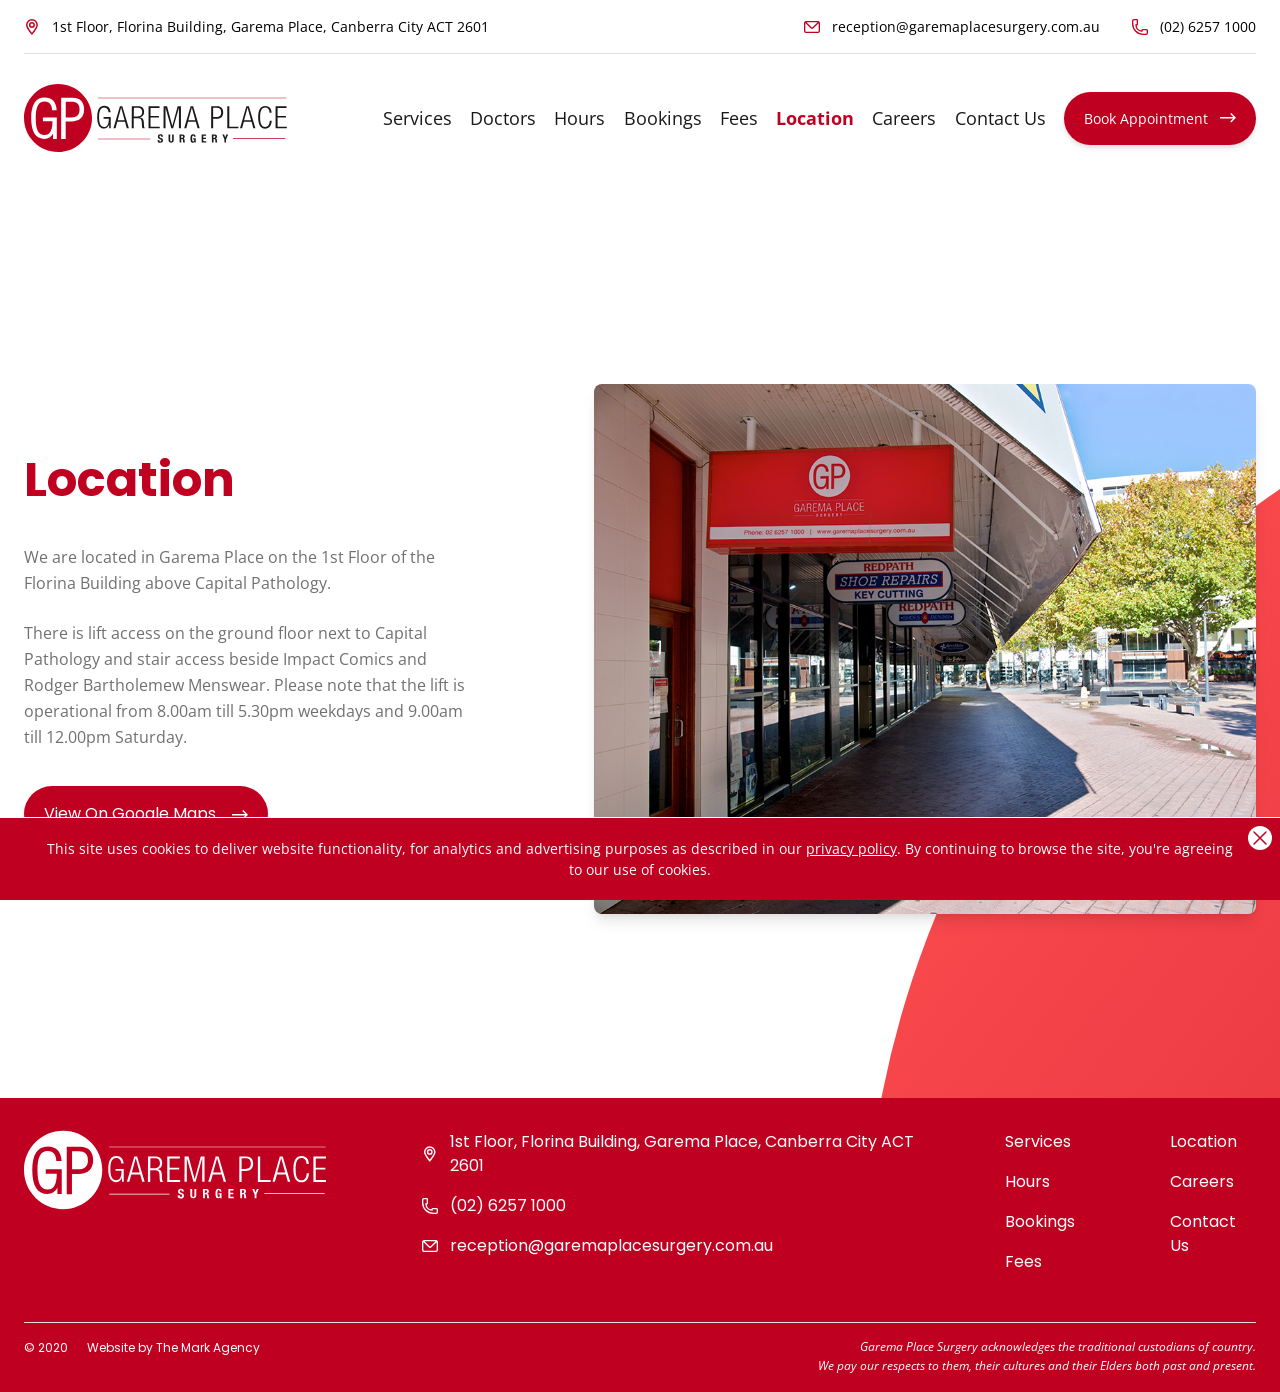
<file: location/index.html>
<!DOCTYPE html>
<html data-html-server-rendered="true" lang="en" data-vue-tag="%7B%22lang%22:%7B%22ssr%22:%22en%22%7D%7D">
  <head>
    <base href="/">
    <title>Location - Garema Place Surgery | Your GP in Canberra City</title><meta name="gridsome:hash" content="0c63ae148e321f8ca66addeb3853077a29ee4d1a"><meta data-vue-tag="ssr" charset="utf-8"><meta data-vue-tag="ssr" name="generator" content="Gridsome v0.7.23"><meta data-vue-tag="ssr" data-key="viewport" name="viewport" content="width=device-width, initial-scale=1, viewport-fit=cover"><meta data-vue-tag="ssr" data-key="format-detection" name="format-detection" content="telephone=no"><meta data-vue-tag="ssr" property="og:locale" content="en_AU"><meta data-vue-tag="ssr" property="og:site_name" content="Garema Place Surgery"><meta data-vue-tag="ssr" property="og:title" content="Garema Place Surgery"><meta data-vue-tag="ssr" property="og:description" content="Your GP in Canberra City"><meta data-vue-tag="ssr" property="og:type" content="website"><meta data-vue-tag="ssr" property="og:url" content="https://garemaplacesurgery.com.au/"><meta data-vue-tag="ssr" property="og:image" content="https://garemaplacesurgery.com.au/og-image.png"><link data-vue-tag="ssr" rel="icon" href="data:,"><link data-vue-tag="ssr" rel="icon" type="image/png" sizes="16x16" href="assets/static/favicon.ce0531f.bbe5ab8837469dd47aa3457339174fcd.png"><link data-vue-tag="ssr" rel="icon" type="image/png" sizes="32x32" href="assets/static/favicon.ac8d93a.bbe5ab8837469dd47aa3457339174fcd.png"><link data-vue-tag="ssr" rel="icon" type="image/png" sizes="96x96" href="assets/static/favicon.b9532cc.bbe5ab8837469dd47aa3457339174fcd.png"><link data-vue-tag="ssr" rel="apple-touch-icon" type="image/png" sizes="76x76" href="assets/static/favicon.f22e9f3.bbe5ab8837469dd47aa3457339174fcd.png"><link data-vue-tag="ssr" rel="apple-touch-icon" type="image/png" sizes="152x152" href="assets/static/favicon.62d22cb.bbe5ab8837469dd47aa3457339174fcd.png"><link data-vue-tag="ssr" rel="apple-touch-icon" type="image/png" sizes="120x120" href="assets/static/favicon.1539b60.bbe5ab8837469dd47aa3457339174fcd.png"><link data-vue-tag="ssr" rel="apple-touch-icon" type="image/png" sizes="167x167" href="assets/static/favicon.dc0cdc5.bbe5ab8837469dd47aa3457339174fcd.png"><link data-vue-tag="ssr" rel="apple-touch-icon" type="image/png" sizes="180x180" href="assets/static/favicon.7b22250.bbe5ab8837469dd47aa3457339174fcd.png"><link data-vue-tag="ssr" rel="preconnect" href="https://fonts.gstatic.com" crossorigin="anonymous"><link data-vue-tag="ssr" rel="preload" as="style" href="https://fonts.googleapis.com/css2?family=Open+Sans
  &amp;family=Poppins:wght@400;600;700&amp;display=swap"><link data-vue-tag="ssr" rel="stylesheet" href="https://fonts.googleapis.com/css2?family=Open+Sans
  &amp;family=Poppins:wght@400;600;700&amp;display=swap"><link rel="preload" href="assets/css/2.styles.778a25a0.css" as="style"><link rel="preload" href="assets/js/app.b4859479.js" as="script"><link rel="prefetch" href="assets/js/page--node-modules--gridsome--app--pages--404-vue.3acfc750.js"><link rel="stylesheet" href="assets/css/2.styles.778a25a0.css"><noscript data-vue-tag="ssr"><style>.g-image--loading{display:none;}</style></noscript>
  </head>
  <body class="location" data-vue-tag="%7B%22class%22:%7B%22ssr%22:%22location%22%7D%7D">
    <div data-server-rendered="true" id="app" class="bg-cover bg-no-repeat transition duration-150 ease-in-out overflow-hidden"><div class="fixed z-50 bottom-0 w-full bg-gps-red bg-opacity-75 border-t border-white text-sm text-white text-center px-10 py-5"><button class="bg-white rounded-full absolute top-0 mt-2 right-0 mr-2"><svg xmlns="http://www.w3.org/2000/svg" fill="none" viewBox="0 0 24 24" stroke-width="1.5" stroke="currentColor" class="w-6 h-6 text-gps-red"><path stroke-linecap="round" stroke-linejoin="round" d="M6 18L18 6M6 6l12 12"></path></svg></button><span>
    This site uses cookies to deliver website functionality, for analytics and
    advertising purposes as described in our
    <a href="contact-us/#privacy" class="underline">privacy policy</a>. By
    continuing to browse the site, you're agreeing to our use of cookies.
  </span></div><div><header class="z-40 fixed w-full transition-none text-sm pb-4 mx-auto bg-white"><div class="max-w-screen-2xl mx-auto px-6"><div class="justify-between py-4 border-gps-gray-light border-b hidden lg:flex"><address class="not-italic flex flex-row items-center leading-1"><svg height="16" viewBox="0 0 16 16" width="16" xmlns="http://www.w3.org/2000/svg" class="mr-3 min-w-10 lg:min-w-0 overflow-hidden"><path d="m0 0h16v16h-16z" fill="none"></path><g fill="#c00020" transform="translate(-314 -651.005)"><path d="m321.941 651.005a5.947 5.947 0 0 0 -5.941 5.94c0 3.06 4.827 8.763 5.377 9.4l.564.656.564-.656c.55-.641 5.377-6.344 5.377-9.4a5.947 5.947 0 0 0 -5.941-5.94zm0 13.7c-1.62-1.995-4.454-5.874-4.454-7.759a4.454 4.454 0 0 1 8.909 0c.004 1.881-2.834 5.763-4.455 7.754z"></path><path d="m322.949 654.969a2.973 2.973 0 1 0 2.973 2.973 2.976 2.976 0 0 0 -2.973-2.973zm0 4.459a1.486 1.486 0 1 1 1.486-1.486 1.487 1.487 0 0 1 -1.486 1.486z" transform="translate(-1.021 -1.018)"></path></g></svg><a href="https://www.google.com/maps/place/?q=place_id:ChIJ46g_HGZNFmsRjPPyOSrYS1o" target="_blank">
    1st Floor, Florina Building, Garema Place, Canberra City ACT 2601
  </a></address><div class="flex flex-row"><a href="mailto:reception@garemaplacesurgery.com.au" class="flex flex-row items-center leading-1 break-words hover:underline lg:mr-8"><svg height="12" viewBox="0 0 16 12" width="16" xmlns="http://www.w3.org/2000/svg" class="mr-3 min-w-10 lg:min-w-0 overflow-hidden"><path d="m1526.9 989.22-.012-.011a1.964 1.964 0 0 0 -.843-.193h-12a1.99 1.99 0 0 0 -.771.155l-.021-.02-.061.063a2 2 0 0 0 -1.147 1.8v8a2 2 0 0 0 2 2h12a2 2 0 0 0 2-2v-8a2 2 0 0 0 -1.145-1.794zm-1.185 1.133-5.11 4.981a.743.743 0 0 1 -1.018 0l-5.107-4.98zm.327 9.333h-12a.667.667 0 0 1 -.667-.667v-7.881l5.28 5.148a2.074 2.074 0 0 0 2.881 0l5.173-5.041v7.773a.667.667 0 0 1 -.666.668z" fill="#c00020" transform="translate(-1512.043 -989.02)"></path></svg>
  reception@<wbr>garemaplacesurgery.com.au
</a><a href="tel:+61262571000" class="flex flex-row items-center leading-1 hover:underline"><svg height="16" viewBox="0 0 16 16" width="16" xmlns="http://www.w3.org/2000/svg" class="mr-3 min-w-10 lg:min-w-0 overflow-hidden"><path d="m86.171 324h-3.009a1.931 1.931 0 0 0 -1.475.385 1.269 1.269 0 0 0 -.35.9 5.34 5.34 0 0 1 -4.625-4.625 1.272 1.272 0 0 0 .905-.351 1.93 1.93 0 0 0 .383-1.472v-3.008a1.93 1.93 0 0 0 -.383-1.475 1.286 1.286 0 0 0 -.951-.354h-2.666a2 2 0 0 0 -2 2v2.667a11.346 11.346 0 0 0 11.333 11.333h2.667a2 2 0 0 0 2-2v-2.667a1.284 1.284 0 0 0 -.354-.95 1.942 1.942 0 0 0 -1.475-.383zm.5 4a.667.667 0 0 1 -.667.667h-2.671a10.011 10.011 0 0 1 -10-10v-2.667a.667.667 0 0 1 .667-.667h2.655a4.366 4.366 0 0 1 .013.485v3.03a4.369 4.369 0 0 1 -.013.485h-1.322v.667a6.674 6.674 0 0 0 6.667 6.667h.667v-1.322c.126-.015.335-.013.485-.013h3.031c.151 0 .359 0 .485.013z" fill="#c00020" transform="translate(-72 -314)"></path></svg>
  (02) 6257 1000
</a></div></div><div class="flex justify-between items-center pt-4"><a href="" class="mr-6 lg:mr-24 w-auto active h-16 lg:h-24"><svg xmlns="http://www.w3.org/2000/svg" viewBox="0 0 314 81.3" class="max-w-full h-full"><title>Garema Place Surgery | Your GP in Canberra City</title><path fill="#c00020" fill-rule="evenodd" d="M81.3 40.7c0 22.5-18.2 40.7-40.7 40.7C18.2 81.3 0 63.1 0 40.7S18.2 0 40.7 0c22.4 0 40.6 18.2 40.6 40.7zm-58.7 3.9H34v.4c0 7.3-1.6 16-9.5 16-7.2.1-10.5-6.3-10.5-20s3.3-20 10.5-20c6.6 0 9 5.3 9 9.8v.5H39v-.6c-.6-9.3-5.7-14.4-14.4-14.4-10.7 0-16 8.4-16 24.7S14 65.7 24.5 65.7c4.3-.1 8.3-2.6 10.2-6.5v6.5h4.5V40H22.6zm45.9-24.2c-2.3-2.6-5.9-3.9-10.5-3.9H44.4v49.3h5.4v-21h6.7c9.8 0 15.3-5 15.3-14.2 0-4.4-1.1-7.8-3.3-10.2zM56.7 40h-6.8V21.2h6.8c6.7 0 9.7 2.9 9.7 9.4 0 6.3-3.3 9.4-9.7 9.4z" clip-rule="evenodd"></path><g><path fill="#1a1818" d="M95.1 41.5v-2h8.5v13.4h-1.8v-4.4h-.1c-.6 2.7-3 4.7-5.8 4.8-5.4 0-8.4-4.2-8.4-13.6s3-13.6 8.4-13.6c5 0 7.3 3.3 7.6 7.8H101c0-3.2-1.7-5.8-5.2-5.8-3.8 0-6.1 3.1-6.1 11.6s2.3 11.6 6.1 11.6c3.5 0 5.5-3.2 5.5-9.3v-.6zM114.6 26.6h2.9l7.8 26.3h-2.5l-2.1-7.7h-9.2l-2.1 7.7h-2.5zm5.6 16.6l-4.1-14.8h-.1l-4 14.8zM128.8 26.6h7.9c4.4 0 6.8 2.5 6.8 6.6 0 3.2-1.3 6-4.8 6.7v.1c3.3.3 4.4 2.2 4.5 6.2l.1 2.9c-.1 1.4.3 2.8 1.1 3.9h-2.8c-.5-1.2-.8-2.4-.7-3.7l-.1-2.2c-.1-4.6-1-6.1-5.2-6.1h-4.5v12h-2.4zm2.4 12.3h4.1c3.7 0 5.9-1.7 5.9-5.2 0-3.2-1.4-5.2-5.6-5.2h-4.3zM148.8 26.6h13.1v2h-10.7v9.6h10v2h-10V51h11v2h-13.4zM166.8 26.6h4.1l6.3 23.4h.1l6.3-23.4h3.9v26.3h-2.4V28.8h-.1l-6.8 24.1H176l-6.8-24.1h-.1v24.1h-2.4zM199.1 26.6h3l7.8 26.3h-2.5l-2.1-7.7H196l-2.1 7.7h-2.5zm5.6 16.6l-4.1-14.8h-.1l-4.1 14.8zM223.7 26.6h7.1c5.1 0 7.2 3 7.2 7.5 0 4.1-2 7.5-8 7.5h-4V53h-2.4zm2.3 12.9h4c3.1 0 5.6-1.4 5.6-5.5 0-3.9-2-5.5-5.6-5.5h-4zM242.9 26.6h2.4V51h10.9v2h-13.3zM265.7 26.6h3l7.8 26.3H274l-2.1-7.7h-9.2l-2.1 7.7h-2.5zm5.6 16.6l-4.1-14.8h-.1L263 43.2zM296 44c-.3 6-3.1 9.4-7.8 9.4-5.4 0-8.4-4.2-8.4-13.6s3-13.6 8.4-13.6 7.6 3.8 7.6 8.1h-2.4c0-3.6-1.8-6.1-5.2-6.1-3.8 0-6.1 3.1-6.1 11.6s2.3 11.6 6.1 11.6c3.3 0 5.2-2.8 5.5-7.4zM300.6 26.6h13.1v2H303v9.6h10v2h-10V51h11v2h-13.4zM161.7 66.9v.3c0 .9.3 1.5 1.3 1.5.6 0 1.1-.4 1.2-1.1v-.1c0-.9-.4-1.2-1.7-1.6-1.7-.6-2.5-1.3-2.5-2.9 0-1.9 1.1-2.8 3-2.8 1.7 0 3 .7 3 2.6v.3h-2c0-.9-.3-1.4-1.1-1.4-.5-.1-1 .3-1.1.9v.2c0 .6.2 1 1 1.3l1.5.6c1.1.3 1.9 1.4 1.8 2.6 0 2-1.2 3-3.4 3s-3.1-1-3.1-2.8v-.4zM174.7 60.3V67c0 1 .2 1.7 1.1 1.7S177 68 177 67v-6.7h1.9V67c0 2.5-1.5 3.1-3.1 3.1s-3.1-.5-3.1-3.1v-6.7zM185.8 60.3h3.6c1.3-.2 2.4.7 2.6 2v.5c0 1.3-.5 2.1-1.6 2.4 1.3.2 1.5.9 1.6 2.9 0 1 .1 1.5.4 1.7v.1h-2.1c-.2-.3-.3-.7-.2-1L190 67c0-.8-.4-1.2-1.1-1.2h-1v4.1H186zm2 4.2h.8c.9 0 1.5-.4 1.5-1.4.1-.7-.4-1.3-1-1.3h-1.2zM203.3 63.1c0-.7-.3-1.6-1.1-1.6-.9 0-1.3 1-1.3 3.4 0 2.3.2 3.8 1.3 3.8.7-.1 1.3-.8 1.2-1.5v-1h-1.3v-1.4h3.1V70h-1.4v-1c-.4.7-1.2 1.1-2 1.1-2.4 0-2.9-1.8-2.9-5.1 0-3.2.8-4.9 3.2-4.9 2.1 0 3 1.1 3 3.1zM217.6 60.3v1.6h-3.4v2.3h3.2v1.6h-3.2v2.6h3.6V70h-5.5v-9.6zM224.4 60.3h3.6c1.3-.2 2.4.7 2.6 2v.5c0 1.3-.5 2.1-1.6 2.4 1.3.2 1.5.9 1.6 2.9 0 1 .1 1.5.4 1.7v.1h-2.1c-.2-.3-.3-.7-.2-1l-.1-1.9c0-.8-.4-1.2-1.1-1.2h-1v4.1h-1.9zm1.9 4.2h.8c.7.1 1.3-.4 1.5-1v-.4c.1-.7-.4-1.3-1-1.3h-1.2zM239.1 60.3l1.3 3.7 1.4-3.7h2.1l-2.5 5.9V70h-1.9v-3.8l-2.5-5.9z"></path></g><g><path fill="#c00020" d="M151.1 65.3v.7H88.5v-.7zM313.3 16.4v.7H88.5v-.7zM312.3 64.9v.7h-62.7v-.7z"></path></g></svg></a><div class="xl:w-full text-right"><button type="button" id="nav-icon" class="h-6 relative w-8 xl:hidden p-4 rounded-md focus:outline-none transition duration-150 ease-in-out"><span></span><span></span><span></span><span aria-live="assertive" class="sr-only">
      Open
      Menu
    </span></button><nav class="flex-auto xl:flex flex-col xl:flex-row xl:items-center flex-end xl:justify-between xl:w-full text-gps-black hidden"><div class="group relative"><a href="services/" class="hover:underline mb-5 inline-block xl:mb-0 text-lg hover:text-gps-red">
        Services
      </a><ul class="flyout text-left absolute hidden xl:group-hover:block -ml-4 text-gps-black group"><li><a href="services/#include" class="group shadow-lg rounded-t-lg bg-gps-gray-lightest flex items-center justify-between hover:text-gps-red hover:text-gps-red pt-6 pb-3 px-6 block whitespace-no-wrap transition duration-150 ease-in-out">
            Our services
          </a></li><li><a href="services/#recalls" class="group shadow-lg bg-gps-gray-lightest flex items-center justify-between hover:text-gps-red hover:text-gps-red py-3 px-6 block whitespace-no-wrap transition duration-150 ease-in-out">
            Reminders
          </a></li><li><a href="services/#results" class="group shadow-lg bg-gps-gray-lightest flex items-center justify-between hover:text-gps-red hover:text-gps-red py-3 px-6 block whitespace-no-wrap transition duration-150 ease-in-out">
            Medical results
          </a></li><li><a href="services/#repeat" class="group shadow-lg bg-gps-gray-lightest flex items-center justify-between hover:text-gps-red hover:text-gps-red py-3 px-6 block whitespace-no-wrap transition duration-150 ease-in-out">
            Prescriptions, Repeats &amp; Referrals
          </a></li><li><a href="services/#privacy" class="group shadow-lg rounded-b-lg bg-gps-gray-lightest flex items-center justify-between hover:text-gps-red hover:text-gps-red pb-6 pt-3 px-6 block whitespace-no-wrap transition duration-150 ease-in-out">
            Privacy, AI &amp; Patient Charter
          </a></li></ul></div><a href="doctors/" class="hover:underline mb-5 inline-block xl:mb-0 text-lg hover:text-gps-red">
      Doctors
    </a><a href="hours/" class="hover:underline mb-5 inline-block xl:mb-0 text-lg hover:text-gps-red">
      Hours
    </a><div class="group relative"><a href="../bookings/" class="hover:underline mb-5 inline-block xl:mb-0 text-lg hover:text-gps-red">
        Bookings
      </a><ul class="flyout text-left absolute hidden xl:group-hover:block -ml-4 text-gps-black"><li><a href="../bookings/#aim" class="group shadow-lg rounded-t-lg bg-gps-gray-lightest flex items-center justify-between hover:text-gps-red hover:text-gps-red pt-6 pb-3 px-6 block whitespace-no-wrap transition duration-150 ease-in-out">
            Our aim
          </a></li><li><a href="../bookings/#new-patients" class="group shadow-lg rounded-b-lg bg-gps-gray-lightest flex items-center justify-between hover:text-gps-red hover:text-gps-red pb-6 pt-3 px-6 block whitespace-no-wrap transition duration-150 ease-in-out">
            New patients
          </a></li></ul></div><a href="fees/" class="hover:underline mb-5 inline-block xl:mb-0 text-lg hover:text-gps-red">
      Fees
    </a><a href="" aria-current="page" class="hover:underline mb-5 inline-block xl:mb-0 text-lg active--exact text-gps-red font-bold hover:text-gps-red">
      Location
    </a><a href="careers/" class="hover:underline mb-5 inline-block xl:mb-0 text-lg hover:text-gps-red">
      Careers
    </a><div class="group relative"><a href="contact-us/" class="hover:underline mb-5 inline-block xl:mb-0 text-lg hover:text-gps-red">
        Contact Us
      </a><ul class="flyout text-left absolute hidden xl:group-hover:block -ml-4 text-gps-black"><li><a href="contact-us/#privacy" class="group shadow-lg rounded-t-lg bg-gps-gray-lightest flex items-center justify-between hover:text-gps-red hover:text-gps-red pt-6 pb-3 px-6 block whitespace-no-wrap transition duration-150 ease-in-out">
            Privacy and Rights
          </a></li><li><a href="contact-us/#feedback" class="group shadow-lg bg-gps-gray-lightest flex items-center justify-between hover:text-gps-red hover:text-gps-red py-3 px-6 block whitespace-no-wrap transition duration-150 ease-in-out">
            Feedback
          </a></li><li><a href="contact-us/#reviews" class="group shadow-lg rounded-b-lg bg-gps-gray-lightest flex items-center justify-between hover:text-gps-red hover:text-gps-red pb-6 pt-3 px-6 block whitespace-no-wrap transition duration-150 ease-in-out">
            Leave a review
          </a></li></ul></div><a href="../bookings/" rel="noopener" class="hover:bg-gps-coral mt-4 xl:mt-0 px-5 py-4 rounded-full transition duration-150 shadow-md flex flex-row items-center leading-0 bg-gps-red text-white">
      Book Appointment
      <svg height="9.533" viewBox="0 0 16 9.533" width="16" xmlns="http://www.w3.org/2000/svg" class="ml-3"><path d="m707.273 752.347 3.064 3.064h-13.288v1.428h13.251l-3.022 3.022 1.009 1.009 4.766-4.766-4.766-4.766z" fill="currentColor" transform="translate(-697.049 -751.338)"></path></svg></a></nav></div></div></div></header></div><div class="w-full max-w-screen-2xl mx-auto p-6 text-gps-black font-poppins pt-40 lg:pt-64"><main><div id="large-dot" class="flex flex-col lg:flex-row justify-evenly lg:pt-32 pb-16 lg:pb-40 relative items-center"><div class="w-full lg:w-2/5 box-border lg:pr-14 lg:mr-32"><h1 class="text-gps-red text-4xl md:text-5xl font-bold leading-none pb-10">
          Location
        </h1><p class="font-sans text-gps-gray pb-6 leading-relaxed">
          We are located in Garema Place on the 1st Floor of the Florina
          Building above Capital Pathology.
        </p><p class="font-sans text-gps-gray pb-6 leading-relaxed">
          There is lift access on the ground floor next to Capital Pathology
          and stair access beside Impact Comics and Rodger Bartholemew
          Menswear. Please note that the lift is operational from 8.00am till
          5.30pm weekdays and 9.00am till 12.00pm Saturday.
        </p><a href="https://www.google.com/maps/place/?q=place_id:ChIJ46g_HGZNFmsRjPPyOSrYS1o" target="_blank" class="inline-block my-16 lg:my-0 hover:bg-gps-coral px-5 py-4 rounded-full transition duration-150 shadow-md leading-0 bg-gps-red text-white lg:mt-3 m-auto">
          View On Google Maps
          <svg height="9.533" viewBox="0 0 16 9.533" width="16" xmlns="http://www.w3.org/2000/svg" class="ml-3 inline-flex"><path d="m707.273 752.347 3.064 3.064h-13.288v1.428h13.251l-3.022 3.022 1.009 1.009 4.766-4.766-4.766-4.766z" fill="currentColor" transform="translate(-697.049 -751.338)"></path></svg></a></div><div class="w-full lg:w-3/5"><img alt="" src="photos/location.jpg" class="object-cover rounded-lg shadow-lg w-full g-image"></div></div></main></div><footer class="bg-gps-red text-white font-poppins"><div class="w-full max-w-screen-2xl mx-auto border-white px-6"><div class="flex flex-col lg:flex-row justify-between py-8"><a href="" class="lg:mr-24 h-16 lg:h-20 mb-8 lg:mb-16 lg:mb-0 active"><svg xmlns="http://www.w3.org/2000/svg" viewBox="0 0 314 81.3" class="max-w-full h-full"><title>Garema Place Surgery | Your GP in Canberra City</title><path fill="#fff" fill-rule="evenodd" d="M81.3 40.7c0 22.5-18.2 40.7-40.7 40.7C18.2 81.3 0 63.1 0 40.7S18.2 0 40.7 0c22.4 0 40.6 18.2 40.6 40.7zm-58.7 3.9H34v.4c0 7.3-1.6 16-9.5 16-7.2.1-10.5-6.3-10.5-20s3.3-20 10.5-20c6.6 0 9 5.3 9 9.8v.5H39v-.6c-.6-9.3-5.7-14.4-14.4-14.4-10.7 0-16 8.4-16 24.7S14 65.7 24.5 65.7c4.3-.1 8.3-2.6 10.2-6.5v6.5h4.5V40H22.6zm45.9-24.2c-2.3-2.6-5.9-3.9-10.5-3.9H44.4v49.3h5.4v-21h6.7c9.8 0 15.3-5 15.3-14.2 0-4.4-1.1-7.8-3.3-10.2zM56.7 40h-6.8V21.2h6.8c6.7 0 9.7 2.9 9.7 9.4 0 6.3-3.3 9.4-9.7 9.4z" clip-rule="evenodd"></path><g><path fill="#fff" d="M95.1 41.5v-2h8.5v13.4h-1.8v-4.4h-.1c-.6 2.7-3 4.7-5.8 4.8-5.4 0-8.4-4.2-8.4-13.6s3-13.6 8.4-13.6c5 0 7.3 3.3 7.6 7.8H101c0-3.2-1.7-5.8-5.2-5.8-3.8 0-6.1 3.1-6.1 11.6s2.3 11.6 6.1 11.6c3.5 0 5.5-3.2 5.5-9.3v-.6zM114.6 26.6h2.9l7.8 26.3h-2.5l-2.1-7.7h-9.2l-2.1 7.7h-2.5zm5.6 16.6l-4.1-14.8h-.1l-4 14.8zM128.8 26.6h7.9c4.4 0 6.8 2.5 6.8 6.6 0 3.2-1.3 6-4.8 6.7v.1c3.3.3 4.4 2.2 4.5 6.2l.1 2.9c-.1 1.4.3 2.8 1.1 3.9h-2.8c-.5-1.2-.8-2.4-.7-3.7l-.1-2.2c-.1-4.6-1-6.1-5.2-6.1h-4.5v12h-2.4zm2.4 12.3h4.1c3.7 0 5.9-1.7 5.9-5.2 0-3.2-1.4-5.2-5.6-5.2h-4.3zM148.8 26.6h13.1v2h-10.7v9.6h10v2h-10V51h11v2h-13.4zM166.8 26.6h4.1l6.3 23.4h.1l6.3-23.4h3.9v26.3h-2.4V28.8h-.1l-6.8 24.1H176l-6.8-24.1h-.1v24.1h-2.4zM199.1 26.6h3l7.8 26.3h-2.5l-2.1-7.7H196l-2.1 7.7h-2.5zm5.6 16.6l-4.1-14.8h-.1l-4.1 14.8zM223.7 26.6h7.1c5.1 0 7.2 3 7.2 7.5 0 4.1-2 7.5-8 7.5h-4V53h-2.4zm2.3 12.9h4c3.1 0 5.6-1.4 5.6-5.5 0-3.9-2-5.5-5.6-5.5h-4zM242.9 26.6h2.4V51h10.9v2h-13.3zM265.7 26.6h3l7.8 26.3H274l-2.1-7.7h-9.2l-2.1 7.7h-2.5zm5.6 16.6l-4.1-14.8h-.1L263 43.2zM296 44c-.3 6-3.1 9.4-7.8 9.4-5.4 0-8.4-4.2-8.4-13.6s3-13.6 8.4-13.6 7.6 3.8 7.6 8.1h-2.4c0-3.6-1.8-6.1-5.2-6.1-3.8 0-6.1 3.1-6.1 11.6s2.3 11.6 6.1 11.6c3.3 0 5.2-2.8 5.5-7.4zM300.6 26.6h13.1v2H303v9.6h10v2h-10V51h11v2h-13.4zM161.7 66.9v.3c0 .9.3 1.5 1.3 1.5.6 0 1.1-.4 1.2-1.1v-.1c0-.9-.4-1.2-1.7-1.6-1.7-.6-2.5-1.3-2.5-2.9 0-1.9 1.1-2.8 3-2.8 1.7 0 3 .7 3 2.6v.3h-2c0-.9-.3-1.4-1.1-1.4-.5-.1-1 .3-1.1.9v.2c0 .6.2 1 1 1.3l1.5.6c1.1.3 1.9 1.4 1.8 2.6 0 2-1.2 3-3.4 3s-3.1-1-3.1-2.8v-.4zM174.7 60.3V67c0 1 .2 1.7 1.1 1.7S177 68 177 67v-6.7h1.9V67c0 2.5-1.5 3.1-3.1 3.1s-3.1-.5-3.1-3.1v-6.7zM185.8 60.3h3.6c1.3-.2 2.4.7 2.6 2v.5c0 1.3-.5 2.1-1.6 2.4 1.3.2 1.5.9 1.6 2.9 0 1 .1 1.5.4 1.7v.1h-2.1c-.2-.3-.3-.7-.2-1L190 67c0-.8-.4-1.2-1.1-1.2h-1v4.1H186zm2 4.2h.8c.9 0 1.5-.4 1.5-1.4.1-.7-.4-1.3-1-1.3h-1.2zM203.3 63.1c0-.7-.3-1.6-1.1-1.6-.9 0-1.3 1-1.3 3.4 0 2.3.2 3.8 1.3 3.8.7-.1 1.3-.8 1.2-1.5v-1h-1.3v-1.4h3.1V70h-1.4v-1c-.4.7-1.2 1.1-2 1.1-2.4 0-2.9-1.8-2.9-5.1 0-3.2.8-4.9 3.2-4.9 2.1 0 3 1.1 3 3.1zM217.6 60.3v1.6h-3.4v2.3h3.2v1.6h-3.2v2.6h3.6V70h-5.5v-9.6zM224.4 60.3h3.6c1.3-.2 2.4.7 2.6 2v.5c0 1.3-.5 2.1-1.6 2.4 1.3.2 1.5.9 1.6 2.9 0 1 .1 1.5.4 1.7v.1h-2.1c-.2-.3-.3-.7-.2-1l-.1-1.9c0-.8-.4-1.2-1.1-1.2h-1v4.1h-1.9zm1.9 4.2h.8c.7.1 1.3-.4 1.5-1v-.4c.1-.7-.4-1.3-1-1.3h-1.2zM239.1 60.3l1.3 3.7 1.4-3.7h2.1l-2.5 5.9V70h-1.9v-3.8l-2.5-5.9z"></path></g><g><path fill="#fff" d="M151.1 65.3v.7H88.5v-.7zM313.3 16.4v.7H88.5v-.7zM312.3 64.9v.7h-62.7v-.7z"></path></g></svg></a><div class="flex flex-col"><address class="not-italic flex flex-row items-center leading-1"><svg height="16" viewBox="0 0 16 16" width="16" xmlns="http://www.w3.org/2000/svg" class="mr-3 min-w-10 lg:min-w-0 overflow-hidden"><path d="m0 0h16v16h-16z" fill="none"></path><g fill="#fff" transform="translate(-314 -651.005)"><path d="m321.941 651.005a5.947 5.947 0 0 0 -5.941 5.94c0 3.06 4.827 8.763 5.377 9.4l.564.656.564-.656c.55-.641 5.377-6.344 5.377-9.4a5.947 5.947 0 0 0 -5.941-5.94zm0 13.7c-1.62-1.995-4.454-5.874-4.454-7.759a4.454 4.454 0 0 1 8.909 0c.004 1.881-2.834 5.763-4.455 7.754z"></path><path d="m322.949 654.969a2.973 2.973 0 1 0 2.973 2.973 2.976 2.976 0 0 0 -2.973-2.973zm0 4.459a1.486 1.486 0 1 1 1.486-1.486 1.487 1.487 0 0 1 -1.486 1.486z" transform="translate(-1.021 -1.018)"></path></g></svg><a href="https://www.google.com/maps/place/?q=place_id:ChIJ46g_HGZNFmsRjPPyOSrYS1o" target="_blank">
    1st Floor, Florina Building, Garema Place, Canberra City ACT 2601
  </a></address><a href="tel:+61262571000" class="flex flex-row items-center leading-1 hover:underline my-4"><svg height="16" viewBox="0 0 16 16" width="16" xmlns="http://www.w3.org/2000/svg" class="mr-3 min-w-10 lg:min-w-0 overflow-hidden"><path d="m86.171 324h-3.009a1.931 1.931 0 0 0 -1.475.385 1.269 1.269 0 0 0 -.35.9 5.34 5.34 0 0 1 -4.625-4.625 1.272 1.272 0 0 0 .905-.351 1.93 1.93 0 0 0 .383-1.472v-3.008a1.93 1.93 0 0 0 -.383-1.475 1.286 1.286 0 0 0 -.951-.354h-2.666a2 2 0 0 0 -2 2v2.667a11.346 11.346 0 0 0 11.333 11.333h2.667a2 2 0 0 0 2-2v-2.667a1.284 1.284 0 0 0 -.354-.95 1.942 1.942 0 0 0 -1.475-.383zm.5 4a.667.667 0 0 1 -.667.667h-2.671a10.011 10.011 0 0 1 -10-10v-2.667a.667.667 0 0 1 .667-.667h2.655a4.366 4.366 0 0 1 .013.485v3.03a4.369 4.369 0 0 1 -.013.485h-1.322v.667a6.674 6.674 0 0 0 6.667 6.667h.667v-1.322c.126-.015.335-.013.485-.013h3.031c.151 0 .359 0 .485.013z" fill="#fff" transform="translate(-72 -314)"></path></svg>
  (02) 6257 1000
</a><a href="mailto:reception@garemaplacesurgery.com.au" class="flex flex-row items-center leading-1 break-words hover:underline"><svg height="12" viewBox="0 0 16 12" width="16" xmlns="http://www.w3.org/2000/svg" class="mr-3 min-w-10 lg:min-w-0 overflow-hidden"><path d="m1526.9 989.22-.012-.011a1.964 1.964 0 0 0 -.843-.193h-12a1.99 1.99 0 0 0 -.771.155l-.021-.02-.061.063a2 2 0 0 0 -1.147 1.8v8a2 2 0 0 0 2 2h12a2 2 0 0 0 2-2v-8a2 2 0 0 0 -1.145-1.794zm-1.185 1.133-5.11 4.981a.743.743 0 0 1 -1.018 0l-5.107-4.98zm.327 9.333h-12a.667.667 0 0 1 -.667-.667v-7.881l5.28 5.148a2.074 2.074 0 0 0 2.881 0l5.173-5.041v7.773a.667.667 0 0 1 -.666.668z" fill="#fff" transform="translate(-1512.043 -989.02)"></path></svg>
  reception@<wbr>garemaplacesurgery.com.au
</a></div><nav class="hidden lg:block"><ul class="list-none" style="columns: 2;"><li class="m-0 pb-4 pl-16"><a href="services/" class="hover:underline">Services</a></li><li class="m-0 pb-4 pl-16"><a href="hours/" class="hover:underline">Hours</a></li><li class="m-0 pb-4 pl-16"><a href="../bookings/" class="hover:underline">Bookings</a></li><li class="m-0 pb-4 pl-16"><a href="fees/" class="hover:underline">Fees</a></li><li class="m-0 pb-4 pl-16"><a href="" aria-current="page" class="hover:underline active--exact active">Location</a></li><li class="m-0 pb-4 pl-16"><a href="careers/" class="hover:underline">Careers</a></li><li class="m-0 pb-4 pl-16"><a href="contact-us/" class="hover:underline">Contact Us</a></li></ul></nav></div><div class="text-xs py-4 border-gps-gray-light border-t"><p><span class="pr-2">
          © 2020
        </span><span class="pl-2">
          Website by
          <a href="https://themarkagency.com.au/" class="hover:underline">
            The Mark Agency
          </a></span><span class="text-xs italic font-sans leading-relaxed md:text-right flex md:justify-end md:-mt-5">
          Garema Place Surgery acknowledges the traditional custodians of
          country. <br>We pay our respects to them, their cultures and their
          Elders both past and present.
        </span></p></div></div></footer></div>
    <script>window.__INITIAL_STATE__={"data":null,"context":{}};(function(){var s;(s=document.currentScript||document.scripts[document.scripts.length-1]).parentNode.removeChild(s);}());</script><script src="assets/js/app.b4859479.js" defer></script>
  
<script>
(function() {
  function setupCookieBanner() {
    var bannerKey = 'gps-cookie-dismissed';
    var bannerCandidates = document.querySelectorAll('div.fixed.bottom-0');
    bannerCandidates.forEach(function(banner) {
      if (!banner.textContent.includes('cookies') || banner.dataset.cookieWired === '1') return;
      banner.dataset.cookieWired = '1';
      if (localStorage.getItem(bannerKey) === '1') {
        banner.style.display = 'none';
        return;
      }
      var btn = banner.querySelector('button');
      if (btn) {
        btn.addEventListener('click', function(e) {
          e.preventDefault();
          banner.style.display = 'none';
          try { localStorage.setItem(bannerKey, '1'); } catch(_) {}
        });
      }
    });
  }
  if (document.readyState === 'loading') {
    document.addEventListener('DOMContentLoaded', setupCookieBanner);
  } else {
    setupCookieBanner();
  }
  new MutationObserver(setupCookieBanner).observe(document.documentElement, { childList: true, subtree: true });
})();
</script>
<script>
(function() {
  function setupMobileNav() {
    var btn = document.getElementById('nav-icon');
    var nav = btn && btn.nextElementSibling;
    if (!btn || !nav || nav.tagName !== 'NAV' || btn.dataset.navWired === '1') return;
    btn.dataset.navWired = '1';
    var openClasses = ['flex', 'absolute', 'bg-gps-gray-lightest', 'shadow-lg', 'text-right', 'p-8', 'rounded-lg', 'm-6', 'right-0'];
    var label = btn.querySelector('.sr-only');
    btn.addEventListener('click', function() {
      var isOpen = btn.classList.toggle('open');
      nav.classList.toggle('hidden', !isOpen);
      openClasses.forEach(function(c) { nav.classList.toggle(c, isOpen); });
      if (label) label.textContent = (isOpen ? 'Close' : 'Open') + '\n      Menu';
    });
  }
  if (document.readyState === 'loading') {
    document.addEventListener('DOMContentLoaded', setupMobileNav);
  } else {
    setupMobileNav();
  }
})();
</script>
</body>
</html>
</file>
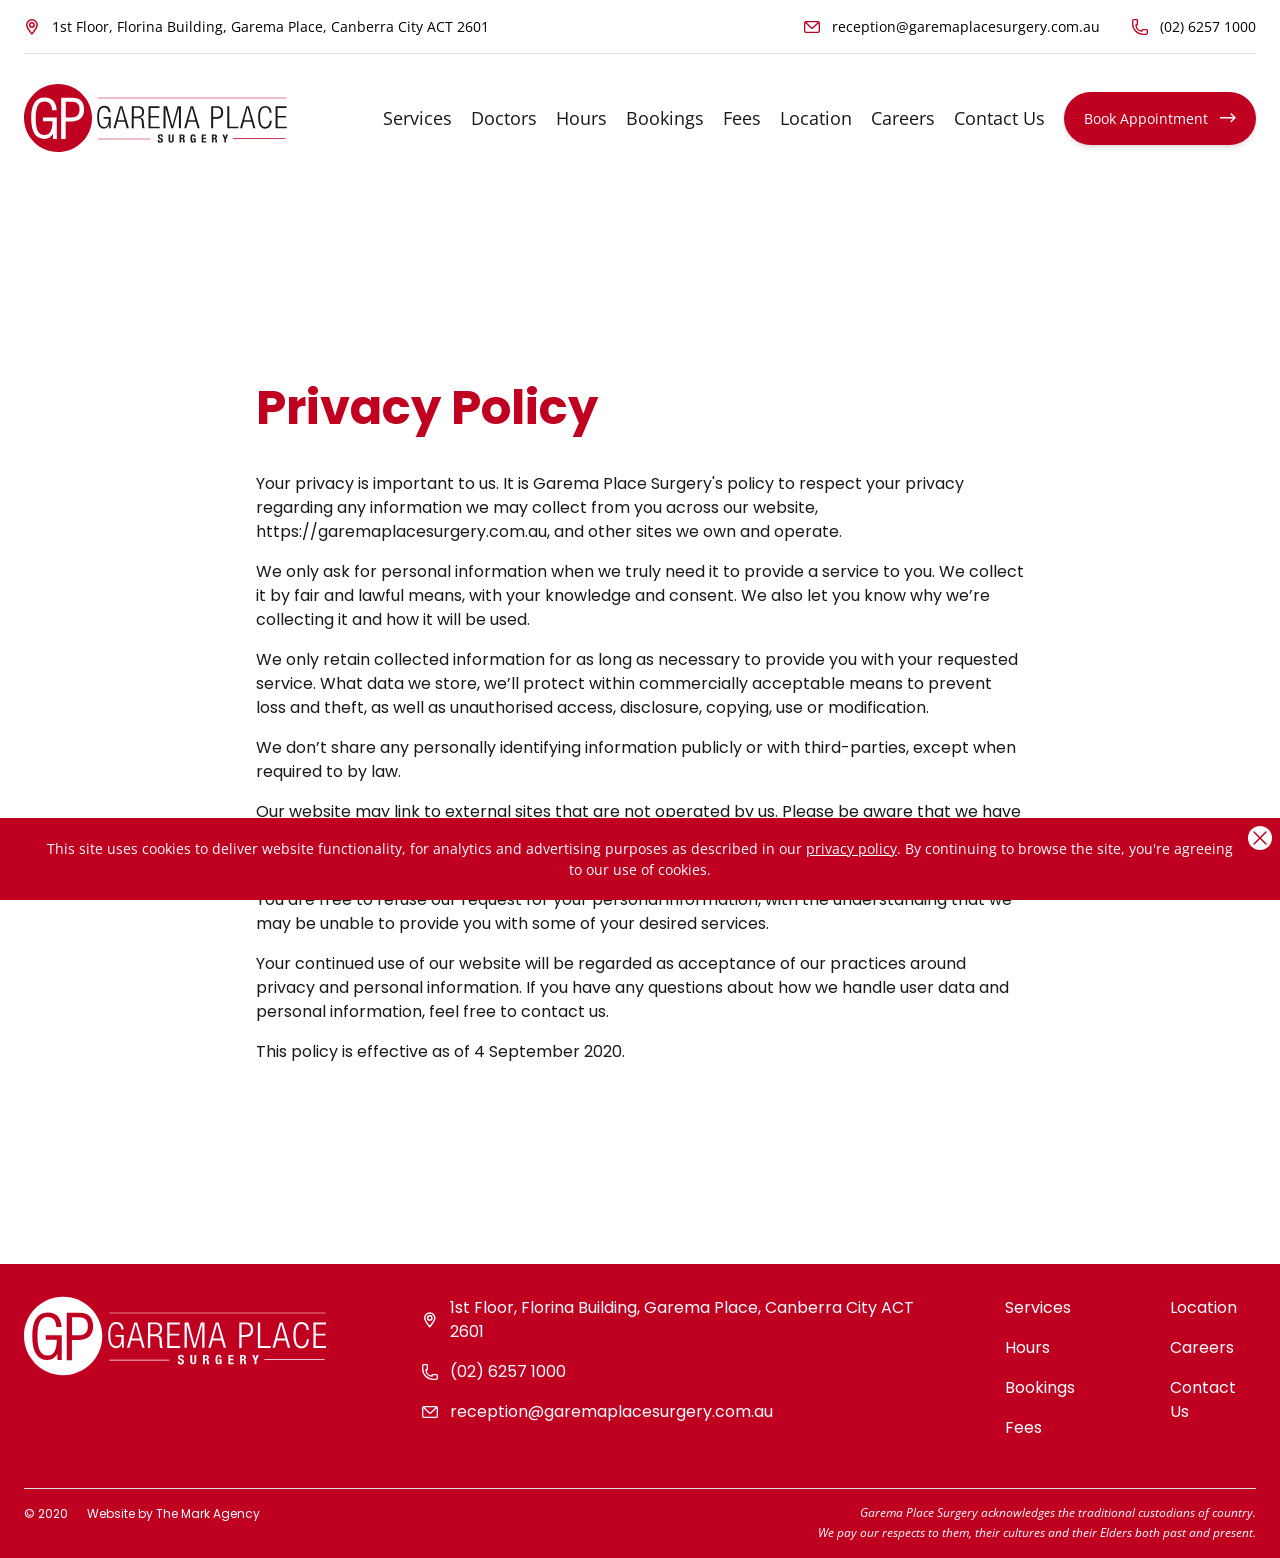
<file: privacy-policy/index.html>
<!DOCTYPE html>
<html data-html-server-rendered="true" lang="en" data-vue-tag="%7B%22lang%22:%7B%22ssr%22:%22en%22%7D%7D">
  <head>
    <base href="/">
    <title>Privacy Policy - Garema Place Surgery | Your GP in Canberra City</title><meta name="gridsome:hash" content="0c63ae148e321f8ca66addeb3853077a29ee4d1a"><meta data-vue-tag="ssr" charset="utf-8"><meta data-vue-tag="ssr" name="generator" content="Gridsome v0.7.23"><meta data-vue-tag="ssr" data-key="viewport" name="viewport" content="width=device-width, initial-scale=1, viewport-fit=cover"><meta data-vue-tag="ssr" data-key="format-detection" name="format-detection" content="telephone=no"><meta data-vue-tag="ssr" property="og:locale" content="en_AU"><meta data-vue-tag="ssr" property="og:site_name" content="Garema Place Surgery"><meta data-vue-tag="ssr" property="og:title" content="Garema Place Surgery"><meta data-vue-tag="ssr" property="og:description" content="Your GP in Canberra City"><meta data-vue-tag="ssr" property="og:type" content="website"><meta data-vue-tag="ssr" property="og:url" content="https://garemaplacesurgery.com.au/"><meta data-vue-tag="ssr" property="og:image" content="https://garemaplacesurgery.com.au/og-image.png"><link data-vue-tag="ssr" rel="icon" href="data:,"><link data-vue-tag="ssr" rel="icon" type="image/png" sizes="16x16" href="assets/static/favicon.ce0531f.bbe5ab8837469dd47aa3457339174fcd.png"><link data-vue-tag="ssr" rel="icon" type="image/png" sizes="32x32" href="assets/static/favicon.ac8d93a.bbe5ab8837469dd47aa3457339174fcd.png"><link data-vue-tag="ssr" rel="icon" type="image/png" sizes="96x96" href="assets/static/favicon.b9532cc.bbe5ab8837469dd47aa3457339174fcd.png"><link data-vue-tag="ssr" rel="apple-touch-icon" type="image/png" sizes="76x76" href="assets/static/favicon.f22e9f3.bbe5ab8837469dd47aa3457339174fcd.png"><link data-vue-tag="ssr" rel="apple-touch-icon" type="image/png" sizes="152x152" href="assets/static/favicon.62d22cb.bbe5ab8837469dd47aa3457339174fcd.png"><link data-vue-tag="ssr" rel="apple-touch-icon" type="image/png" sizes="120x120" href="assets/static/favicon.1539b60.bbe5ab8837469dd47aa3457339174fcd.png"><link data-vue-tag="ssr" rel="apple-touch-icon" type="image/png" sizes="167x167" href="assets/static/favicon.dc0cdc5.bbe5ab8837469dd47aa3457339174fcd.png"><link data-vue-tag="ssr" rel="apple-touch-icon" type="image/png" sizes="180x180" href="assets/static/favicon.7b22250.bbe5ab8837469dd47aa3457339174fcd.png"><link data-vue-tag="ssr" rel="preconnect" href="https://fonts.gstatic.com" crossorigin="anonymous"><link data-vue-tag="ssr" rel="preload" as="style" href="https://fonts.googleapis.com/css2?family=Open+Sans
  &amp;family=Poppins:wght@400;600;700&amp;display=swap"><link data-vue-tag="ssr" rel="stylesheet" href="https://fonts.googleapis.com/css2?family=Open+Sans
  &amp;family=Poppins:wght@400;600;700&amp;display=swap"><link rel="preload" href="assets/css/2.styles.778a25a0.css" as="style"><link rel="preload" href="assets/js/app.b4859479.js" as="script"><link rel="prefetch" href="assets/js/page--node-modules--gridsome--app--pages--404-vue.3acfc750.js"><link rel="stylesheet" href="assets/css/2.styles.778a25a0.css"><noscript data-vue-tag="ssr"><style>.g-image--loading{display:none;}</style></noscript>
  </head>
  <body class="privacy-policy" data-vue-tag="%7B%22class%22:%7B%22ssr%22:%22privacy-policy%22%7D%7D">
    <div data-server-rendered="true" id="app" class="bg-cover bg-no-repeat transition duration-150 ease-in-out overflow-hidden"><div class="fixed z-50 bottom-0 w-full bg-gps-red bg-opacity-75 border-t border-white text-sm text-white text-center px-10 py-5"><button class="bg-white rounded-full absolute top-0 mt-2 right-0 mr-2"><svg xmlns="http://www.w3.org/2000/svg" fill="none" viewBox="0 0 24 24" stroke-width="1.5" stroke="currentColor" class="w-6 h-6 text-gps-red"><path stroke-linecap="round" stroke-linejoin="round" d="M6 18L18 6M6 6l12 12"></path></svg></button><span>
    This site uses cookies to deliver website functionality, for analytics and
    advertising purposes as described in our
    <a href="contact-us/#privacy" class="underline">privacy policy</a>. By
    continuing to browse the site, you're agreeing to our use of cookies.
  </span></div><div><header class="z-40 fixed w-full transition-none text-sm pb-4 mx-auto bg-white"><div class="max-w-screen-2xl mx-auto px-6"><div class="justify-between py-4 border-gps-gray-light border-b hidden lg:flex"><address class="not-italic flex flex-row items-center leading-1"><svg height="16" viewBox="0 0 16 16" width="16" xmlns="http://www.w3.org/2000/svg" class="mr-3 min-w-10 lg:min-w-0 overflow-hidden"><path d="m0 0h16v16h-16z" fill="none"></path><g fill="#c00020" transform="translate(-314 -651.005)"><path d="m321.941 651.005a5.947 5.947 0 0 0 -5.941 5.94c0 3.06 4.827 8.763 5.377 9.4l.564.656.564-.656c.55-.641 5.377-6.344 5.377-9.4a5.947 5.947 0 0 0 -5.941-5.94zm0 13.7c-1.62-1.995-4.454-5.874-4.454-7.759a4.454 4.454 0 0 1 8.909 0c.004 1.881-2.834 5.763-4.455 7.754z"></path><path d="m322.949 654.969a2.973 2.973 0 1 0 2.973 2.973 2.976 2.976 0 0 0 -2.973-2.973zm0 4.459a1.486 1.486 0 1 1 1.486-1.486 1.487 1.487 0 0 1 -1.486 1.486z" transform="translate(-1.021 -1.018)"></path></g></svg><a href="https://www.google.com/maps/place/?q=place_id:ChIJ46g_HGZNFmsRjPPyOSrYS1o" target="_blank">
    1st Floor, Florina Building, Garema Place, Canberra City ACT 2601
  </a></address><div class="flex flex-row"><a href="mailto:reception@garemaplacesurgery.com.au" class="flex flex-row items-center leading-1 break-words hover:underline lg:mr-8"><svg height="12" viewBox="0 0 16 12" width="16" xmlns="http://www.w3.org/2000/svg" class="mr-3 min-w-10 lg:min-w-0 overflow-hidden"><path d="m1526.9 989.22-.012-.011a1.964 1.964 0 0 0 -.843-.193h-12a1.99 1.99 0 0 0 -.771.155l-.021-.02-.061.063a2 2 0 0 0 -1.147 1.8v8a2 2 0 0 0 2 2h12a2 2 0 0 0 2-2v-8a2 2 0 0 0 -1.145-1.794zm-1.185 1.133-5.11 4.981a.743.743 0 0 1 -1.018 0l-5.107-4.98zm.327 9.333h-12a.667.667 0 0 1 -.667-.667v-7.881l5.28 5.148a2.074 2.074 0 0 0 2.881 0l5.173-5.041v7.773a.667.667 0 0 1 -.666.668z" fill="#c00020" transform="translate(-1512.043 -989.02)"></path></svg>
  reception@<wbr>garemaplacesurgery.com.au
</a><a href="tel:+61262571000" class="flex flex-row items-center leading-1 hover:underline"><svg height="16" viewBox="0 0 16 16" width="16" xmlns="http://www.w3.org/2000/svg" class="mr-3 min-w-10 lg:min-w-0 overflow-hidden"><path d="m86.171 324h-3.009a1.931 1.931 0 0 0 -1.475.385 1.269 1.269 0 0 0 -.35.9 5.34 5.34 0 0 1 -4.625-4.625 1.272 1.272 0 0 0 .905-.351 1.93 1.93 0 0 0 .383-1.472v-3.008a1.93 1.93 0 0 0 -.383-1.475 1.286 1.286 0 0 0 -.951-.354h-2.666a2 2 0 0 0 -2 2v2.667a11.346 11.346 0 0 0 11.333 11.333h2.667a2 2 0 0 0 2-2v-2.667a1.284 1.284 0 0 0 -.354-.95 1.942 1.942 0 0 0 -1.475-.383zm.5 4a.667.667 0 0 1 -.667.667h-2.671a10.011 10.011 0 0 1 -10-10v-2.667a.667.667 0 0 1 .667-.667h2.655a4.366 4.366 0 0 1 .013.485v3.03a4.369 4.369 0 0 1 -.013.485h-1.322v.667a6.674 6.674 0 0 0 6.667 6.667h.667v-1.322c.126-.015.335-.013.485-.013h3.031c.151 0 .359 0 .485.013z" fill="#c00020" transform="translate(-72 -314)"></path></svg>
  (02) 6257 1000
</a></div></div><div class="flex justify-between items-center pt-4"><a href="" class="mr-6 lg:mr-24 w-auto active h-16 lg:h-24"><svg xmlns="http://www.w3.org/2000/svg" viewBox="0 0 314 81.3" class="max-w-full h-full"><title>Garema Place Surgery | Your GP in Canberra City</title><path fill="#c00020" fill-rule="evenodd" d="M81.3 40.7c0 22.5-18.2 40.7-40.7 40.7C18.2 81.3 0 63.1 0 40.7S18.2 0 40.7 0c22.4 0 40.6 18.2 40.6 40.7zm-58.7 3.9H34v.4c0 7.3-1.6 16-9.5 16-7.2.1-10.5-6.3-10.5-20s3.3-20 10.5-20c6.6 0 9 5.3 9 9.8v.5H39v-.6c-.6-9.3-5.7-14.4-14.4-14.4-10.7 0-16 8.4-16 24.7S14 65.7 24.5 65.7c4.3-.1 8.3-2.6 10.2-6.5v6.5h4.5V40H22.6zm45.9-24.2c-2.3-2.6-5.9-3.9-10.5-3.9H44.4v49.3h5.4v-21h6.7c9.8 0 15.3-5 15.3-14.2 0-4.4-1.1-7.8-3.3-10.2zM56.7 40h-6.8V21.2h6.8c6.7 0 9.7 2.9 9.7 9.4 0 6.3-3.3 9.4-9.7 9.4z" clip-rule="evenodd"></path><g><path fill="#1a1818" d="M95.1 41.5v-2h8.5v13.4h-1.8v-4.4h-.1c-.6 2.7-3 4.7-5.8 4.8-5.4 0-8.4-4.2-8.4-13.6s3-13.6 8.4-13.6c5 0 7.3 3.3 7.6 7.8H101c0-3.2-1.7-5.8-5.2-5.8-3.8 0-6.1 3.1-6.1 11.6s2.3 11.6 6.1 11.6c3.5 0 5.5-3.2 5.5-9.3v-.6zM114.6 26.6h2.9l7.8 26.3h-2.5l-2.1-7.7h-9.2l-2.1 7.7h-2.5zm5.6 16.6l-4.1-14.8h-.1l-4 14.8zM128.8 26.6h7.9c4.4 0 6.8 2.5 6.8 6.6 0 3.2-1.3 6-4.8 6.7v.1c3.3.3 4.4 2.2 4.5 6.2l.1 2.9c-.1 1.4.3 2.8 1.1 3.9h-2.8c-.5-1.2-.8-2.4-.7-3.7l-.1-2.2c-.1-4.6-1-6.1-5.2-6.1h-4.5v12h-2.4zm2.4 12.3h4.1c3.7 0 5.9-1.7 5.9-5.2 0-3.2-1.4-5.2-5.6-5.2h-4.3zM148.8 26.6h13.1v2h-10.7v9.6h10v2h-10V51h11v2h-13.4zM166.8 26.6h4.1l6.3 23.4h.1l6.3-23.4h3.9v26.3h-2.4V28.8h-.1l-6.8 24.1H176l-6.8-24.1h-.1v24.1h-2.4zM199.1 26.6h3l7.8 26.3h-2.5l-2.1-7.7H196l-2.1 7.7h-2.5zm5.6 16.6l-4.1-14.8h-.1l-4.1 14.8zM223.7 26.6h7.1c5.1 0 7.2 3 7.2 7.5 0 4.1-2 7.5-8 7.5h-4V53h-2.4zm2.3 12.9h4c3.1 0 5.6-1.4 5.6-5.5 0-3.9-2-5.5-5.6-5.5h-4zM242.9 26.6h2.4V51h10.9v2h-13.3zM265.7 26.6h3l7.8 26.3H274l-2.1-7.7h-9.2l-2.1 7.7h-2.5zm5.6 16.6l-4.1-14.8h-.1L263 43.2zM296 44c-.3 6-3.1 9.4-7.8 9.4-5.4 0-8.4-4.2-8.4-13.6s3-13.6 8.4-13.6 7.6 3.8 7.6 8.1h-2.4c0-3.6-1.8-6.1-5.2-6.1-3.8 0-6.1 3.1-6.1 11.6s2.3 11.6 6.1 11.6c3.3 0 5.2-2.8 5.5-7.4zM300.6 26.6h13.1v2H303v9.6h10v2h-10V51h11v2h-13.4zM161.7 66.9v.3c0 .9.3 1.5 1.3 1.5.6 0 1.1-.4 1.2-1.1v-.1c0-.9-.4-1.2-1.7-1.6-1.7-.6-2.5-1.3-2.5-2.9 0-1.9 1.1-2.8 3-2.8 1.7 0 3 .7 3 2.6v.3h-2c0-.9-.3-1.4-1.1-1.4-.5-.1-1 .3-1.1.9v.2c0 .6.2 1 1 1.3l1.5.6c1.1.3 1.9 1.4 1.8 2.6 0 2-1.2 3-3.4 3s-3.1-1-3.1-2.8v-.4zM174.7 60.3V67c0 1 .2 1.7 1.1 1.7S177 68 177 67v-6.7h1.9V67c0 2.5-1.5 3.1-3.1 3.1s-3.1-.5-3.1-3.1v-6.7zM185.8 60.3h3.6c1.3-.2 2.4.7 2.6 2v.5c0 1.3-.5 2.1-1.6 2.4 1.3.2 1.5.9 1.6 2.9 0 1 .1 1.5.4 1.7v.1h-2.1c-.2-.3-.3-.7-.2-1L190 67c0-.8-.4-1.2-1.1-1.2h-1v4.1H186zm2 4.2h.8c.9 0 1.5-.4 1.5-1.4.1-.7-.4-1.3-1-1.3h-1.2zM203.3 63.1c0-.7-.3-1.6-1.1-1.6-.9 0-1.3 1-1.3 3.4 0 2.3.2 3.8 1.3 3.8.7-.1 1.3-.8 1.2-1.5v-1h-1.3v-1.4h3.1V70h-1.4v-1c-.4.7-1.2 1.1-2 1.1-2.4 0-2.9-1.8-2.9-5.1 0-3.2.8-4.9 3.2-4.9 2.1 0 3 1.1 3 3.1zM217.6 60.3v1.6h-3.4v2.3h3.2v1.6h-3.2v2.6h3.6V70h-5.5v-9.6zM224.4 60.3h3.6c1.3-.2 2.4.7 2.6 2v.5c0 1.3-.5 2.1-1.6 2.4 1.3.2 1.5.9 1.6 2.9 0 1 .1 1.5.4 1.7v.1h-2.1c-.2-.3-.3-.7-.2-1l-.1-1.9c0-.8-.4-1.2-1.1-1.2h-1v4.1h-1.9zm1.9 4.2h.8c.7.1 1.3-.4 1.5-1v-.4c.1-.7-.4-1.3-1-1.3h-1.2zM239.1 60.3l1.3 3.7 1.4-3.7h2.1l-2.5 5.9V70h-1.9v-3.8l-2.5-5.9z"></path></g><g><path fill="#c00020" d="M151.1 65.3v.7H88.5v-.7zM313.3 16.4v.7H88.5v-.7zM312.3 64.9v.7h-62.7v-.7z"></path></g></svg></a><div class="xl:w-full text-right"><button type="button" id="nav-icon" class="h-6 relative w-8 xl:hidden p-4 rounded-md focus:outline-none transition duration-150 ease-in-out"><span></span><span></span><span></span><span aria-live="assertive" class="sr-only">
      Open
      Menu
    </span></button><nav class="flex-auto xl:flex flex-col xl:flex-row xl:items-center flex-end xl:justify-between xl:w-full text-gps-black hidden"><div class="group relative"><a href="services/" class="hover:underline mb-5 inline-block xl:mb-0 text-lg hover:text-gps-red">
        Services
      </a><ul class="flyout text-left absolute hidden xl:group-hover:block -ml-4 text-gps-black group"><li><a href="services/#include" class="group shadow-lg rounded-t-lg bg-gps-gray-lightest flex items-center justify-between hover:text-gps-red hover:text-gps-red pt-6 pb-3 px-6 block whitespace-no-wrap transition duration-150 ease-in-out">
            Our services
          </a></li><li><a href="services/#recalls" class="group shadow-lg bg-gps-gray-lightest flex items-center justify-between hover:text-gps-red hover:text-gps-red py-3 px-6 block whitespace-no-wrap transition duration-150 ease-in-out">
            Reminders
          </a></li><li><a href="services/#results" class="group shadow-lg bg-gps-gray-lightest flex items-center justify-between hover:text-gps-red hover:text-gps-red py-3 px-6 block whitespace-no-wrap transition duration-150 ease-in-out">
            Medical results
          </a></li><li><a href="services/#repeat" class="group shadow-lg bg-gps-gray-lightest flex items-center justify-between hover:text-gps-red hover:text-gps-red py-3 px-6 block whitespace-no-wrap transition duration-150 ease-in-out">
            Prescriptions, Repeats &amp; Referrals
          </a></li><li><a href="services/#privacy" class="group shadow-lg rounded-b-lg bg-gps-gray-lightest flex items-center justify-between hover:text-gps-red hover:text-gps-red pb-6 pt-3 px-6 block whitespace-no-wrap transition duration-150 ease-in-out">
            Privacy, AI &amp; Patient Charter
          </a></li></ul></div><a href="doctors/" class="hover:underline mb-5 inline-block xl:mb-0 text-lg hover:text-gps-red">
      Doctors
    </a><a href="hours/" class="hover:underline mb-5 inline-block xl:mb-0 text-lg hover:text-gps-red">
      Hours
    </a><div class="group relative"><a href="../bookings/" class="hover:underline mb-5 inline-block xl:mb-0 text-lg hover:text-gps-red">
        Bookings
      </a><ul class="flyout text-left absolute hidden xl:group-hover:block -ml-4 text-gps-black"><li><a href="../bookings/#aim" class="group shadow-lg rounded-t-lg bg-gps-gray-lightest flex items-center justify-between hover:text-gps-red hover:text-gps-red pt-6 pb-3 px-6 block whitespace-no-wrap transition duration-150 ease-in-out">
            Our aim
          </a></li><li><a href="../bookings/#new-patients" class="group shadow-lg rounded-b-lg bg-gps-gray-lightest flex items-center justify-between hover:text-gps-red hover:text-gps-red pb-6 pt-3 px-6 block whitespace-no-wrap transition duration-150 ease-in-out">
            New patients
          </a></li></ul></div><a href="fees/" class="hover:underline mb-5 inline-block xl:mb-0 text-lg hover:text-gps-red">
      Fees
    </a><a href="location/" class="hover:underline mb-5 inline-block xl:mb-0 text-lg hover:text-gps-red">
      Location
    </a><a href="careers/" class="hover:underline mb-5 inline-block xl:mb-0 text-lg hover:text-gps-red">
      Careers
    </a><div class="group relative"><a href="contact-us/" class="hover:underline mb-5 inline-block xl:mb-0 text-lg hover:text-gps-red">
        Contact Us
      </a><ul class="flyout text-left absolute hidden xl:group-hover:block -ml-4 text-gps-black"><li><a href="contact-us/#privacy" class="group shadow-lg rounded-t-lg bg-gps-gray-lightest flex items-center justify-between hover:text-gps-red hover:text-gps-red pt-6 pb-3 px-6 block whitespace-no-wrap transition duration-150 ease-in-out">
            Privacy and Rights
          </a></li><li><a href="contact-us/#feedback" class="group shadow-lg bg-gps-gray-lightest flex items-center justify-between hover:text-gps-red hover:text-gps-red py-3 px-6 block whitespace-no-wrap transition duration-150 ease-in-out">
            Feedback
          </a></li><li><a href="contact-us/#reviews" class="group shadow-lg rounded-b-lg bg-gps-gray-lightest flex items-center justify-between hover:text-gps-red hover:text-gps-red pb-6 pt-3 px-6 block whitespace-no-wrap transition duration-150 ease-in-out">
            Leave a review
          </a></li></ul></div><a href="../bookings/" rel="noopener" class="hover:bg-gps-coral mt-4 xl:mt-0 px-5 py-4 rounded-full transition duration-150 shadow-md flex flex-row items-center leading-0 bg-gps-red text-white">
      Book Appointment
      <svg height="9.533" viewBox="0 0 16 9.533" width="16" xmlns="http://www.w3.org/2000/svg" class="ml-3"><path d="m707.273 752.347 3.064 3.064h-13.288v1.428h13.251l-3.022 3.022 1.009 1.009 4.766-4.766-4.766-4.766z" fill="currentColor" transform="translate(-697.049 -751.338)"></path></svg></a></nav></div></div></div></header></div><div class="w-full max-w-screen-2xl mx-auto p-6 text-gps-black font-poppins pt-40 lg:pt-64"><main><div id="large-dot" class="justify-evenly lg:pt-32 pb-12 lg:pb-40 relative items-center max-w-3xl mx-auto"><h1 class="text-gps-red text-4xl md:text-5xl pb-10 font-bold leading-none">
        Privacy Policy
      </h1><p>
        Your privacy is important to us. It is Garema Place Surgery's policy
        to respect your privacy regarding any information we may collect from
        you across our website,
        <a href="">https://garemaplacesurgery.com.au</a>, and other sites we own and operate.
      </p><p>
        We only ask for personal information when we truly need it to provide
        a service to you. We collect it by fair and lawful means, with your
        knowledge and consent. We also let you know why we’re collecting it
        and how it will be used.
      </p><p>
        We only retain collected information for as long as necessary to
        provide you with your requested service. What data we store, we’ll
        protect within commercially acceptable means to prevent loss and
        theft, as well as unauthorised access, disclosure, copying, use or
        modification.
      </p><p>
        We don’t share any personally identifying information publicly or with
        third-parties, except when required to by law.
      </p><p>
        Our website may link to external sites that are not operated by us.
        Please be aware that we have no control over the content and practices
        of these sites, and cannot accept responsibility or liability for
        their respective privacy policies.
      </p><p>
        You are free to refuse our request for your personal information, with
        the understanding that we may be unable to provide you with some of
        your desired services.
      </p><p>
        Your continued use of our website will be regarded as acceptance of
        our practices around privacy and personal information. If you have any
        questions about how we handle user data and personal information, feel
        free to contact us.
      </p><p>This policy is effective as of 4 September 2020.</p></div></main></div><footer class="bg-gps-red text-white font-poppins"><div class="w-full max-w-screen-2xl mx-auto border-white px-6"><div class="flex flex-col lg:flex-row justify-between py-8"><a href="" class="lg:mr-24 h-16 lg:h-20 mb-8 lg:mb-16 lg:mb-0 active"><svg xmlns="http://www.w3.org/2000/svg" viewBox="0 0 314 81.3" class="max-w-full h-full"><title>Garema Place Surgery | Your GP in Canberra City</title><path fill="#fff" fill-rule="evenodd" d="M81.3 40.7c0 22.5-18.2 40.7-40.7 40.7C18.2 81.3 0 63.1 0 40.7S18.2 0 40.7 0c22.4 0 40.6 18.2 40.6 40.7zm-58.7 3.9H34v.4c0 7.3-1.6 16-9.5 16-7.2.1-10.5-6.3-10.5-20s3.3-20 10.5-20c6.6 0 9 5.3 9 9.8v.5H39v-.6c-.6-9.3-5.7-14.4-14.4-14.4-10.7 0-16 8.4-16 24.7S14 65.7 24.5 65.7c4.3-.1 8.3-2.6 10.2-6.5v6.5h4.5V40H22.6zm45.9-24.2c-2.3-2.6-5.9-3.9-10.5-3.9H44.4v49.3h5.4v-21h6.7c9.8 0 15.3-5 15.3-14.2 0-4.4-1.1-7.8-3.3-10.2zM56.7 40h-6.8V21.2h6.8c6.7 0 9.7 2.9 9.7 9.4 0 6.3-3.3 9.4-9.7 9.4z" clip-rule="evenodd"></path><g><path fill="#fff" d="M95.1 41.5v-2h8.5v13.4h-1.8v-4.4h-.1c-.6 2.7-3 4.7-5.8 4.8-5.4 0-8.4-4.2-8.4-13.6s3-13.6 8.4-13.6c5 0 7.3 3.3 7.6 7.8H101c0-3.2-1.7-5.8-5.2-5.8-3.8 0-6.1 3.1-6.1 11.6s2.3 11.6 6.1 11.6c3.5 0 5.5-3.2 5.5-9.3v-.6zM114.6 26.6h2.9l7.8 26.3h-2.5l-2.1-7.7h-9.2l-2.1 7.7h-2.5zm5.6 16.6l-4.1-14.8h-.1l-4 14.8zM128.8 26.6h7.9c4.4 0 6.8 2.5 6.8 6.6 0 3.2-1.3 6-4.8 6.7v.1c3.3.3 4.4 2.2 4.5 6.2l.1 2.9c-.1 1.4.3 2.8 1.1 3.9h-2.8c-.5-1.2-.8-2.4-.7-3.7l-.1-2.2c-.1-4.6-1-6.1-5.2-6.1h-4.5v12h-2.4zm2.4 12.3h4.1c3.7 0 5.9-1.7 5.9-5.2 0-3.2-1.4-5.2-5.6-5.2h-4.3zM148.8 26.6h13.1v2h-10.7v9.6h10v2h-10V51h11v2h-13.4zM166.8 26.6h4.1l6.3 23.4h.1l6.3-23.4h3.9v26.3h-2.4V28.8h-.1l-6.8 24.1H176l-6.8-24.1h-.1v24.1h-2.4zM199.1 26.6h3l7.8 26.3h-2.5l-2.1-7.7H196l-2.1 7.7h-2.5zm5.6 16.6l-4.1-14.8h-.1l-4.1 14.8zM223.7 26.6h7.1c5.1 0 7.2 3 7.2 7.5 0 4.1-2 7.5-8 7.5h-4V53h-2.4zm2.3 12.9h4c3.1 0 5.6-1.4 5.6-5.5 0-3.9-2-5.5-5.6-5.5h-4zM242.9 26.6h2.4V51h10.9v2h-13.3zM265.7 26.6h3l7.8 26.3H274l-2.1-7.7h-9.2l-2.1 7.7h-2.5zm5.6 16.6l-4.1-14.8h-.1L263 43.2zM296 44c-.3 6-3.1 9.4-7.8 9.4-5.4 0-8.4-4.2-8.4-13.6s3-13.6 8.4-13.6 7.6 3.8 7.6 8.1h-2.4c0-3.6-1.8-6.1-5.2-6.1-3.8 0-6.1 3.1-6.1 11.6s2.3 11.6 6.1 11.6c3.3 0 5.2-2.8 5.5-7.4zM300.6 26.6h13.1v2H303v9.6h10v2h-10V51h11v2h-13.4zM161.7 66.9v.3c0 .9.3 1.5 1.3 1.5.6 0 1.1-.4 1.2-1.1v-.1c0-.9-.4-1.2-1.7-1.6-1.7-.6-2.5-1.3-2.5-2.9 0-1.9 1.1-2.8 3-2.8 1.7 0 3 .7 3 2.6v.3h-2c0-.9-.3-1.4-1.1-1.4-.5-.1-1 .3-1.1.9v.2c0 .6.2 1 1 1.3l1.5.6c1.1.3 1.9 1.4 1.8 2.6 0 2-1.2 3-3.4 3s-3.1-1-3.1-2.8v-.4zM174.7 60.3V67c0 1 .2 1.7 1.1 1.7S177 68 177 67v-6.7h1.9V67c0 2.5-1.5 3.1-3.1 3.1s-3.1-.5-3.1-3.1v-6.7zM185.8 60.3h3.6c1.3-.2 2.4.7 2.6 2v.5c0 1.3-.5 2.1-1.6 2.4 1.3.2 1.5.9 1.6 2.9 0 1 .1 1.5.4 1.7v.1h-2.1c-.2-.3-.3-.7-.2-1L190 67c0-.8-.4-1.2-1.1-1.2h-1v4.1H186zm2 4.2h.8c.9 0 1.5-.4 1.5-1.4.1-.7-.4-1.3-1-1.3h-1.2zM203.3 63.1c0-.7-.3-1.6-1.1-1.6-.9 0-1.3 1-1.3 3.4 0 2.3.2 3.8 1.3 3.8.7-.1 1.3-.8 1.2-1.5v-1h-1.3v-1.4h3.1V70h-1.4v-1c-.4.7-1.2 1.1-2 1.1-2.4 0-2.9-1.8-2.9-5.1 0-3.2.8-4.9 3.2-4.9 2.1 0 3 1.1 3 3.1zM217.6 60.3v1.6h-3.4v2.3h3.2v1.6h-3.2v2.6h3.6V70h-5.5v-9.6zM224.4 60.3h3.6c1.3-.2 2.4.7 2.6 2v.5c0 1.3-.5 2.1-1.6 2.4 1.3.2 1.5.9 1.6 2.9 0 1 .1 1.5.4 1.7v.1h-2.1c-.2-.3-.3-.7-.2-1l-.1-1.9c0-.8-.4-1.2-1.1-1.2h-1v4.1h-1.9zm1.9 4.2h.8c.7.1 1.3-.4 1.5-1v-.4c.1-.7-.4-1.3-1-1.3h-1.2zM239.1 60.3l1.3 3.7 1.4-3.7h2.1l-2.5 5.9V70h-1.9v-3.8l-2.5-5.9z"></path></g><g><path fill="#fff" d="M151.1 65.3v.7H88.5v-.7zM313.3 16.4v.7H88.5v-.7zM312.3 64.9v.7h-62.7v-.7z"></path></g></svg></a><div class="flex flex-col"><address class="not-italic flex flex-row items-center leading-1"><svg height="16" viewBox="0 0 16 16" width="16" xmlns="http://www.w3.org/2000/svg" class="mr-3 min-w-10 lg:min-w-0 overflow-hidden"><path d="m0 0h16v16h-16z" fill="none"></path><g fill="#fff" transform="translate(-314 -651.005)"><path d="m321.941 651.005a5.947 5.947 0 0 0 -5.941 5.94c0 3.06 4.827 8.763 5.377 9.4l.564.656.564-.656c.55-.641 5.377-6.344 5.377-9.4a5.947 5.947 0 0 0 -5.941-5.94zm0 13.7c-1.62-1.995-4.454-5.874-4.454-7.759a4.454 4.454 0 0 1 8.909 0c.004 1.881-2.834 5.763-4.455 7.754z"></path><path d="m322.949 654.969a2.973 2.973 0 1 0 2.973 2.973 2.976 2.976 0 0 0 -2.973-2.973zm0 4.459a1.486 1.486 0 1 1 1.486-1.486 1.487 1.487 0 0 1 -1.486 1.486z" transform="translate(-1.021 -1.018)"></path></g></svg><a href="https://www.google.com/maps/place/?q=place_id:ChIJ46g_HGZNFmsRjPPyOSrYS1o" target="_blank">
    1st Floor, Florina Building, Garema Place, Canberra City ACT 2601
  </a></address><a href="tel:+61262571000" class="flex flex-row items-center leading-1 hover:underline my-4"><svg height="16" viewBox="0 0 16 16" width="16" xmlns="http://www.w3.org/2000/svg" class="mr-3 min-w-10 lg:min-w-0 overflow-hidden"><path d="m86.171 324h-3.009a1.931 1.931 0 0 0 -1.475.385 1.269 1.269 0 0 0 -.35.9 5.34 5.34 0 0 1 -4.625-4.625 1.272 1.272 0 0 0 .905-.351 1.93 1.93 0 0 0 .383-1.472v-3.008a1.93 1.93 0 0 0 -.383-1.475 1.286 1.286 0 0 0 -.951-.354h-2.666a2 2 0 0 0 -2 2v2.667a11.346 11.346 0 0 0 11.333 11.333h2.667a2 2 0 0 0 2-2v-2.667a1.284 1.284 0 0 0 -.354-.95 1.942 1.942 0 0 0 -1.475-.383zm.5 4a.667.667 0 0 1 -.667.667h-2.671a10.011 10.011 0 0 1 -10-10v-2.667a.667.667 0 0 1 .667-.667h2.655a4.366 4.366 0 0 1 .013.485v3.03a4.369 4.369 0 0 1 -.013.485h-1.322v.667a6.674 6.674 0 0 0 6.667 6.667h.667v-1.322c.126-.015.335-.013.485-.013h3.031c.151 0 .359 0 .485.013z" fill="#fff" transform="translate(-72 -314)"></path></svg>
  (02) 6257 1000
</a><a href="mailto:reception@garemaplacesurgery.com.au" class="flex flex-row items-center leading-1 break-words hover:underline"><svg height="12" viewBox="0 0 16 12" width="16" xmlns="http://www.w3.org/2000/svg" class="mr-3 min-w-10 lg:min-w-0 overflow-hidden"><path d="m1526.9 989.22-.012-.011a1.964 1.964 0 0 0 -.843-.193h-12a1.99 1.99 0 0 0 -.771.155l-.021-.02-.061.063a2 2 0 0 0 -1.147 1.8v8a2 2 0 0 0 2 2h12a2 2 0 0 0 2-2v-8a2 2 0 0 0 -1.145-1.794zm-1.185 1.133-5.11 4.981a.743.743 0 0 1 -1.018 0l-5.107-4.98zm.327 9.333h-12a.667.667 0 0 1 -.667-.667v-7.881l5.28 5.148a2.074 2.074 0 0 0 2.881 0l5.173-5.041v7.773a.667.667 0 0 1 -.666.668z" fill="#fff" transform="translate(-1512.043 -989.02)"></path></svg>
  reception@<wbr>garemaplacesurgery.com.au
</a></div><nav class="hidden lg:block"><ul class="list-none" style="columns: 2;"><li class="m-0 pb-4 pl-16"><a href="services/" class="hover:underline">Services</a></li><li class="m-0 pb-4 pl-16"><a href="hours/" class="hover:underline">Hours</a></li><li class="m-0 pb-4 pl-16"><a href="../bookings/" class="hover:underline">Bookings</a></li><li class="m-0 pb-4 pl-16"><a href="fees/" class="hover:underline">Fees</a></li><li class="m-0 pb-4 pl-16"><a href="location/" class="hover:underline">Location</a></li><li class="m-0 pb-4 pl-16"><a href="careers/" class="hover:underline">Careers</a></li><li class="m-0 pb-4 pl-16"><a href="contact-us/" class="hover:underline">Contact Us</a></li></ul></nav></div><div class="text-xs py-4 border-gps-gray-light border-t"><p><span class="pr-2">
          © 2020
        </span><span class="pl-2">
          Website by
          <a href="https://themarkagency.com.au/" class="hover:underline">
            The Mark Agency
          </a></span><span class="text-xs italic font-sans leading-relaxed md:text-right flex md:justify-end md:-mt-5">
          Garema Place Surgery acknowledges the traditional custodians of
          country. <br>We pay our respects to them, their cultures and their
          Elders both past and present.
        </span></p></div></div></footer></div>
    <script>window.__INITIAL_STATE__={"data":null,"context":{}};(function(){var s;(s=document.currentScript||document.scripts[document.scripts.length-1]).parentNode.removeChild(s);}());</script><script src="assets/js/app.b4859479.js" defer></script>
  
<script>
(function() {
  function setupCookieBanner() {
    var bannerKey = 'gps-cookie-dismissed';
    var bannerCandidates = document.querySelectorAll('div.fixed.bottom-0');
    bannerCandidates.forEach(function(banner) {
      if (!banner.textContent.includes('cookies') || banner.dataset.cookieWired === '1') return;
      banner.dataset.cookieWired = '1';
      if (localStorage.getItem(bannerKey) === '1') {
        banner.style.display = 'none';
        return;
      }
      var btn = banner.querySelector('button');
      if (btn) {
        btn.addEventListener('click', function(e) {
          e.preventDefault();
          banner.style.display = 'none';
          try { localStorage.setItem(bannerKey, '1'); } catch(_) {}
        });
      }
    });
  }
  if (document.readyState === 'loading') {
    document.addEventListener('DOMContentLoaded', setupCookieBanner);
  } else {
    setupCookieBanner();
  }
  new MutationObserver(setupCookieBanner).observe(document.documentElement, { childList: true, subtree: true });
})();
</script>
<script>
(function() {
  function setupMobileNav() {
    var btn = document.getElementById('nav-icon');
    var nav = btn && btn.nextElementSibling;
    if (!btn || !nav || nav.tagName !== 'NAV' || btn.dataset.navWired === '1') return;
    btn.dataset.navWired = '1';
    var openClasses = ['flex', 'absolute', 'bg-gps-gray-lightest', 'shadow-lg', 'text-right', 'p-8', 'rounded-lg', 'm-6', 'right-0'];
    var label = btn.querySelector('.sr-only');
    btn.addEventListener('click', function() {
      var isOpen = btn.classList.toggle('open');
      nav.classList.toggle('hidden', !isOpen);
      openClasses.forEach(function(c) { nav.classList.toggle(c, isOpen); });
      if (label) label.textContent = (isOpen ? 'Close' : 'Open') + '\n      Menu';
    });
  }
  if (document.readyState === 'loading') {
    document.addEventListener('DOMContentLoaded', setupMobileNav);
  } else {
    setupMobileNav();
  }
})();
</script>
</body>
</html>
</file>
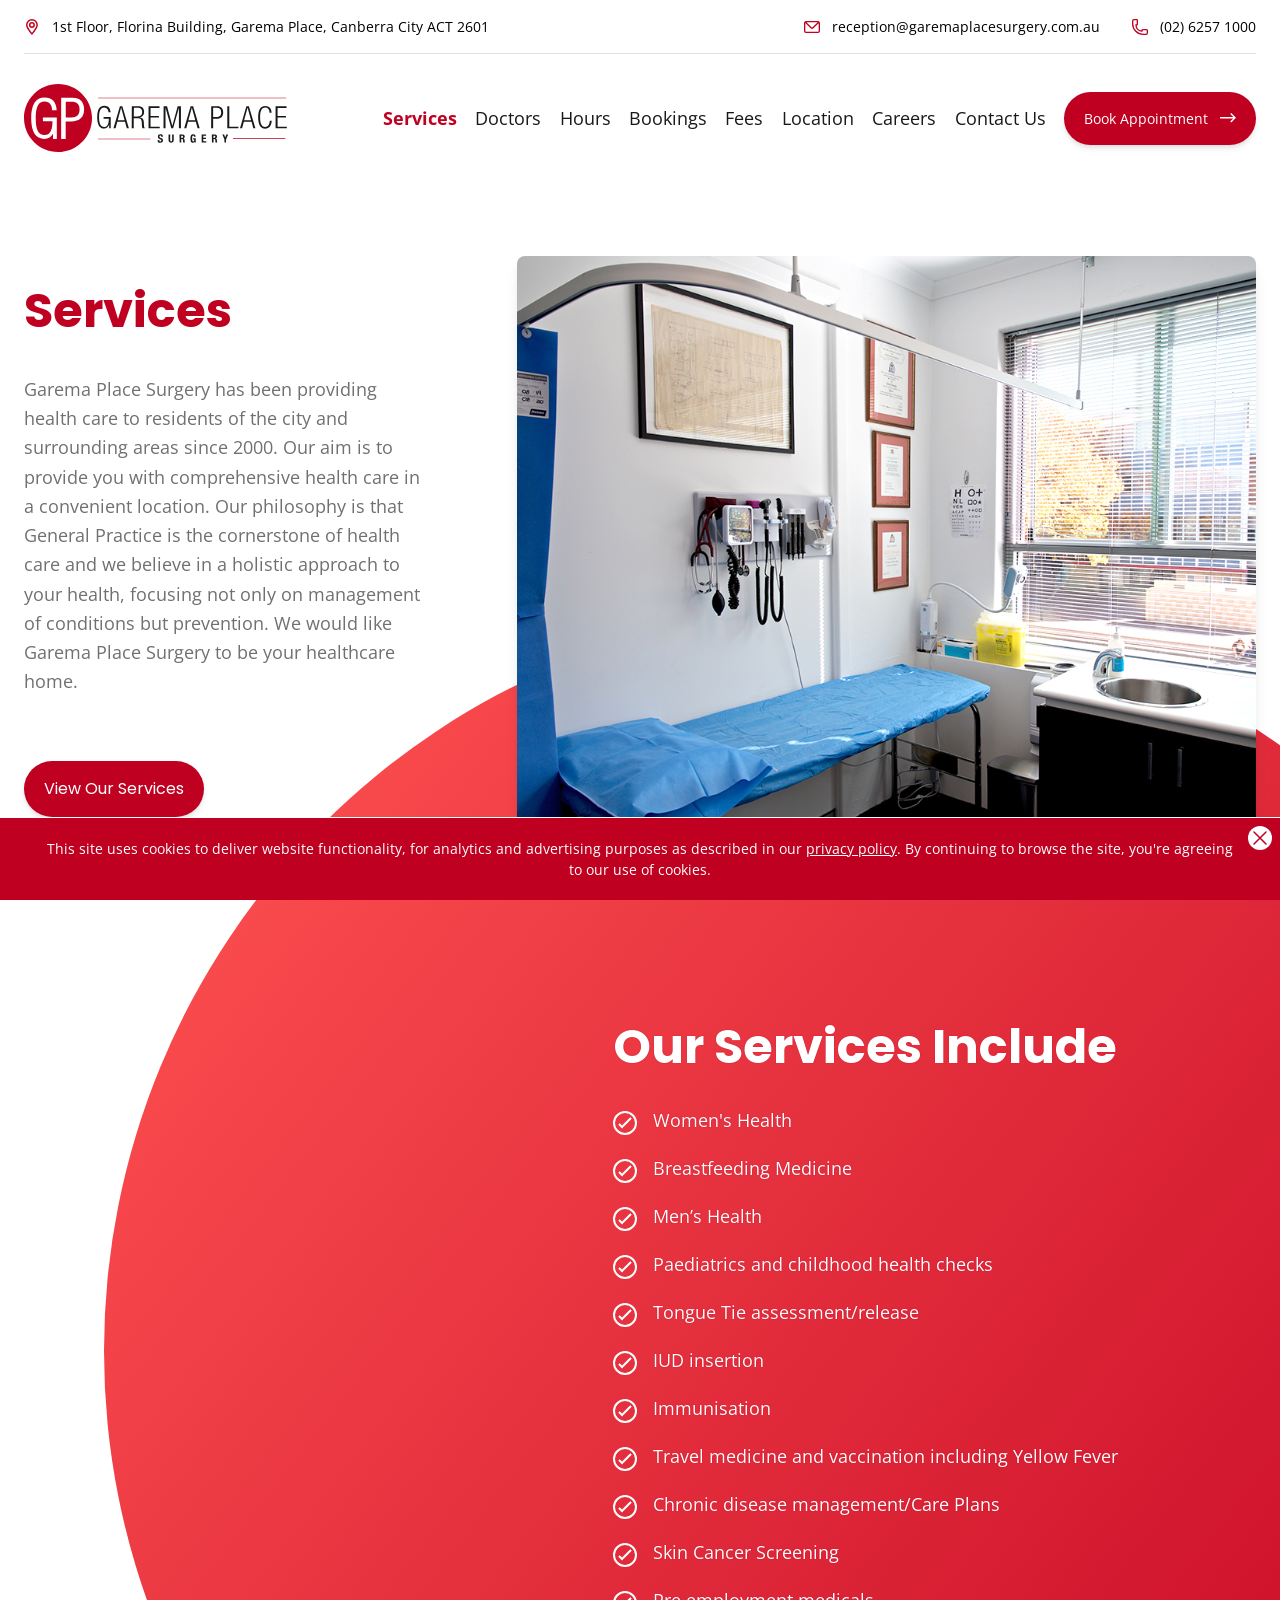
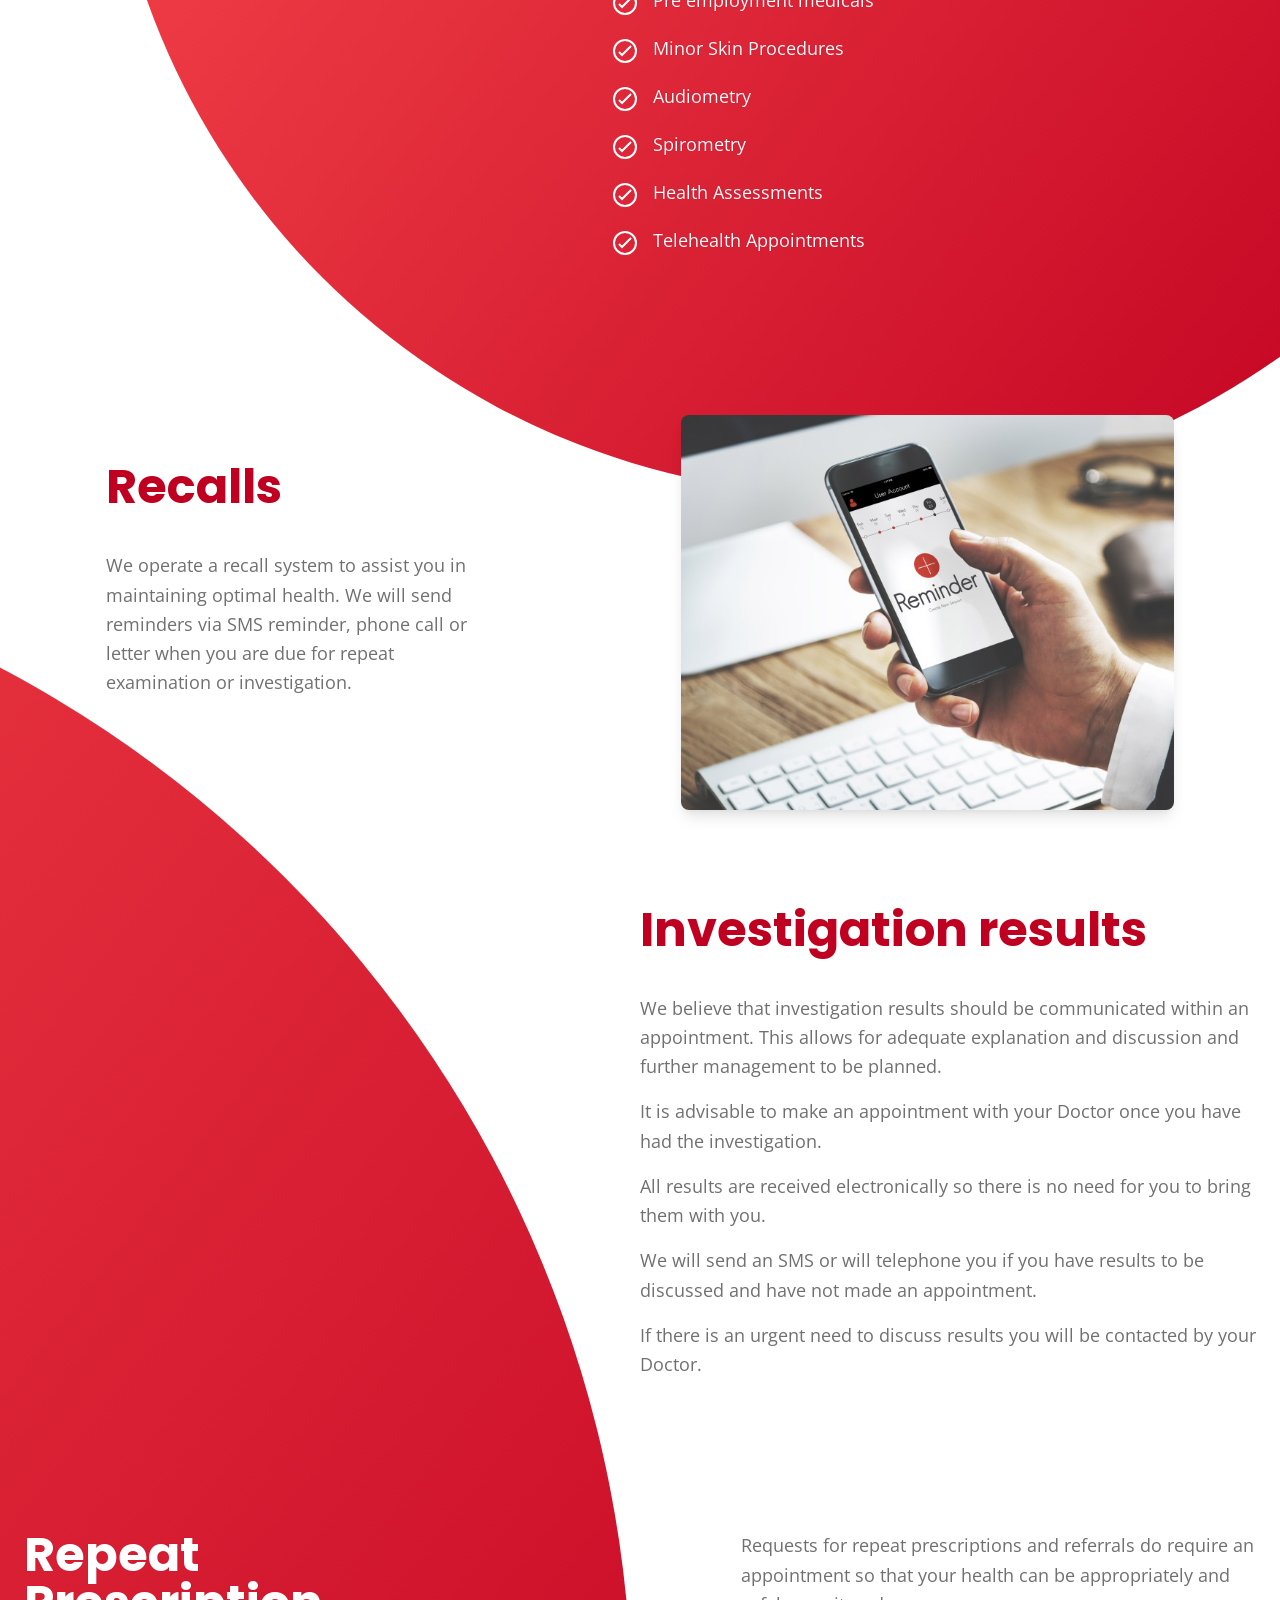
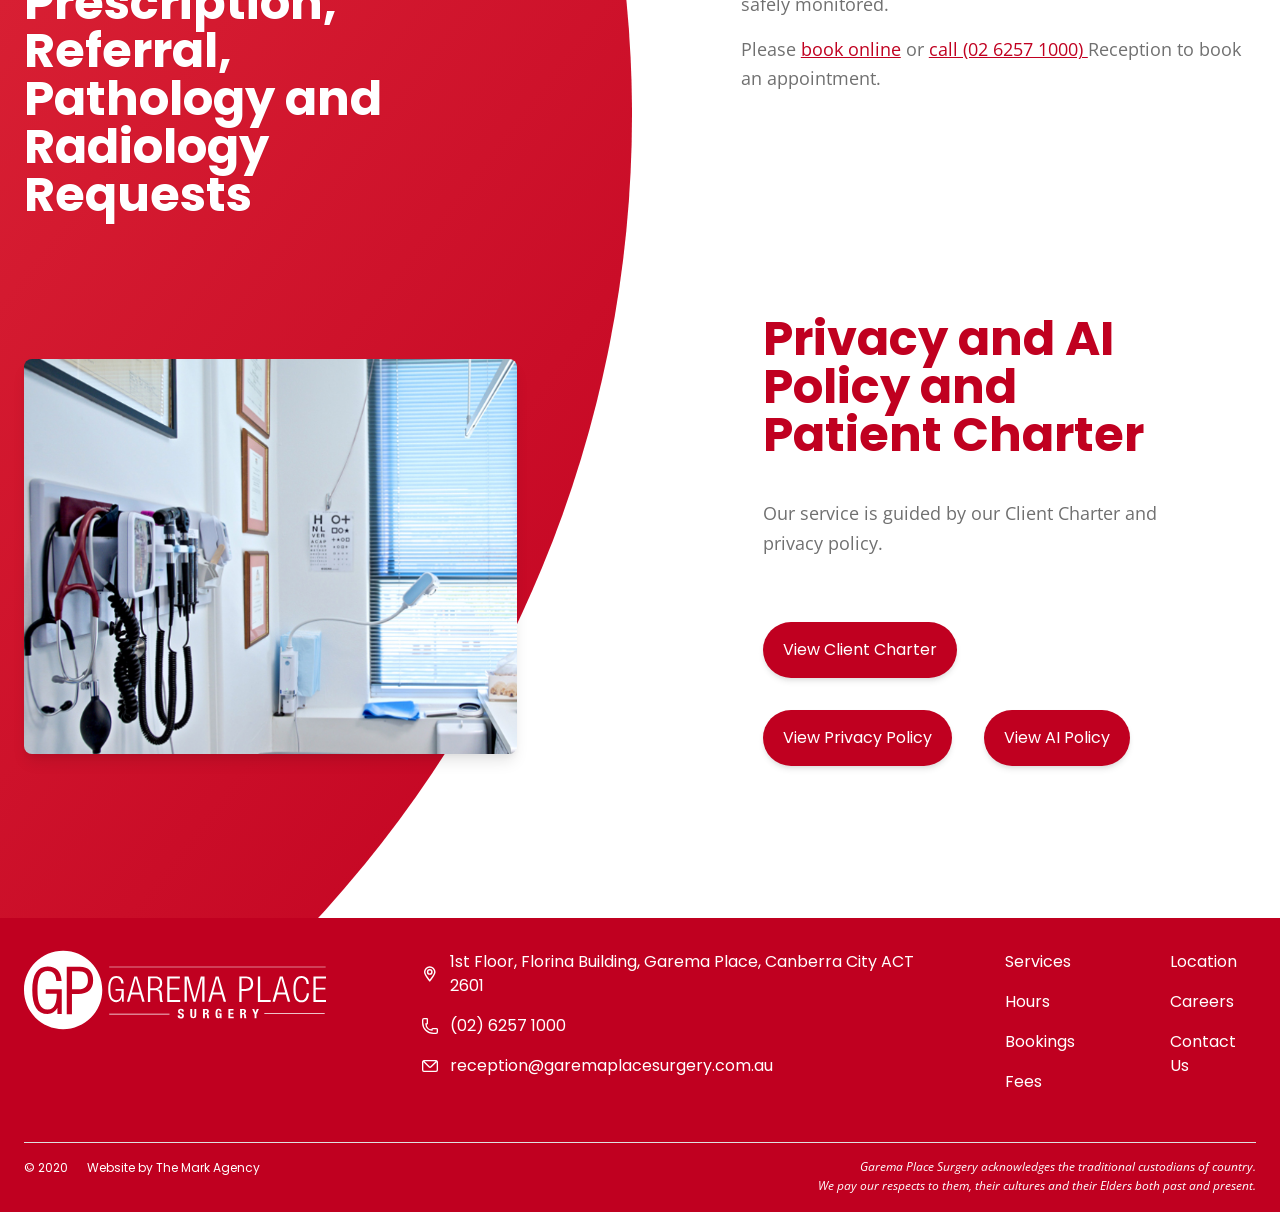
<file: services/index.html>
<!DOCTYPE html>
<html data-html-server-rendered="true" lang="en" data-vue-tag="%7B%22lang%22:%7B%22ssr%22:%22en%22%7D%7D">
  <head>
    <base href="/">
    <title>Services - Garema Place Surgery | Your GP in Canberra City</title><meta name="gridsome:hash" content="0c63ae148e321f8ca66addeb3853077a29ee4d1a"><meta data-vue-tag="ssr" charset="utf-8"><meta data-vue-tag="ssr" name="generator" content="Gridsome v0.7.23"><meta data-vue-tag="ssr" data-key="viewport" name="viewport" content="width=device-width, initial-scale=1, viewport-fit=cover"><meta data-vue-tag="ssr" data-key="format-detection" name="format-detection" content="telephone=no"><meta data-vue-tag="ssr" property="og:locale" content="en_AU"><meta data-vue-tag="ssr" property="og:site_name" content="Garema Place Surgery"><meta data-vue-tag="ssr" property="og:title" content="Garema Place Surgery"><meta data-vue-tag="ssr" property="og:description" content="Your GP in Canberra City"><meta data-vue-tag="ssr" property="og:type" content="website"><meta data-vue-tag="ssr" property="og:url" content="https://garemaplacesurgery.com.au/"><meta data-vue-tag="ssr" property="og:image" content="https://garemaplacesurgery.com.au/og-image.png"><link data-vue-tag="ssr" rel="icon" href="data:,"><link data-vue-tag="ssr" rel="icon" type="image/png" sizes="16x16" href="assets/static/favicon.ce0531f.bbe5ab8837469dd47aa3457339174fcd.png"><link data-vue-tag="ssr" rel="icon" type="image/png" sizes="32x32" href="assets/static/favicon.ac8d93a.bbe5ab8837469dd47aa3457339174fcd.png"><link data-vue-tag="ssr" rel="icon" type="image/png" sizes="96x96" href="assets/static/favicon.b9532cc.bbe5ab8837469dd47aa3457339174fcd.png"><link data-vue-tag="ssr" rel="apple-touch-icon" type="image/png" sizes="76x76" href="assets/static/favicon.f22e9f3.bbe5ab8837469dd47aa3457339174fcd.png"><link data-vue-tag="ssr" rel="apple-touch-icon" type="image/png" sizes="152x152" href="assets/static/favicon.62d22cb.bbe5ab8837469dd47aa3457339174fcd.png"><link data-vue-tag="ssr" rel="apple-touch-icon" type="image/png" sizes="120x120" href="assets/static/favicon.1539b60.bbe5ab8837469dd47aa3457339174fcd.png"><link data-vue-tag="ssr" rel="apple-touch-icon" type="image/png" sizes="167x167" href="assets/static/favicon.dc0cdc5.bbe5ab8837469dd47aa3457339174fcd.png"><link data-vue-tag="ssr" rel="apple-touch-icon" type="image/png" sizes="180x180" href="assets/static/favicon.7b22250.bbe5ab8837469dd47aa3457339174fcd.png"><link data-vue-tag="ssr" rel="preconnect" href="https://fonts.gstatic.com" crossorigin="anonymous"><link data-vue-tag="ssr" rel="preload" as="style" href="https://fonts.googleapis.com/css2?family=Open+Sans
  &amp;family=Poppins:wght@400;600;700&amp;display=swap"><link data-vue-tag="ssr" rel="stylesheet" href="https://fonts.googleapis.com/css2?family=Open+Sans
  &amp;family=Poppins:wght@400;600;700&amp;display=swap"><link rel="preload" href="assets/css/2.styles.778a25a0.css" as="style"><link rel="preload" href="assets/js/app.b4859479.js" as="script"><link rel="prefetch" href="assets/js/page--node-modules--gridsome--app--pages--404-vue.3acfc750.js"><link rel="stylesheet" href="assets/css/2.styles.778a25a0.css"><noscript data-vue-tag="ssr"><style>.g-image--loading{display:none;}</style></noscript>
  </head>
  <body class="services" data-vue-tag="%7B%22class%22:%7B%22ssr%22:%22services%22%7D%7D">
    <div data-server-rendered="true" id="app" class="bg-cover bg-no-repeat transition duration-150 ease-in-out overflow-hidden"><div class="fixed z-50 bottom-0 w-full bg-gps-red bg-opacity-75 border-t border-white text-sm text-white text-center px-10 py-5"><button class="bg-white rounded-full absolute top-0 mt-2 right-0 mr-2"><svg xmlns="http://www.w3.org/2000/svg" fill="none" viewBox="0 0 24 24" stroke-width="1.5" stroke="currentColor" class="w-6 h-6 text-gps-red"><path stroke-linecap="round" stroke-linejoin="round" d="M6 18L18 6M6 6l12 12"></path></svg></button><span>
    This site uses cookies to deliver website functionality, for analytics and
    advertising purposes as described in our
    <a href="contact-us/#privacy" class="underline">privacy policy</a>. By
    continuing to browse the site, you're agreeing to our use of cookies.
  </span></div><div><header class="z-40 fixed w-full transition-none text-sm pb-4 mx-auto bg-white"><div class="max-w-screen-2xl mx-auto px-6"><div class="justify-between py-4 border-gps-gray-light border-b hidden lg:flex"><address class="not-italic flex flex-row items-center leading-1"><svg height="16" viewBox="0 0 16 16" width="16" xmlns="http://www.w3.org/2000/svg" class="mr-3 min-w-10 lg:min-w-0 overflow-hidden"><path d="m0 0h16v16h-16z" fill="none"></path><g fill="#c00020" transform="translate(-314 -651.005)"><path d="m321.941 651.005a5.947 5.947 0 0 0 -5.941 5.94c0 3.06 4.827 8.763 5.377 9.4l.564.656.564-.656c.55-.641 5.377-6.344 5.377-9.4a5.947 5.947 0 0 0 -5.941-5.94zm0 13.7c-1.62-1.995-4.454-5.874-4.454-7.759a4.454 4.454 0 0 1 8.909 0c.004 1.881-2.834 5.763-4.455 7.754z"></path><path d="m322.949 654.969a2.973 2.973 0 1 0 2.973 2.973 2.976 2.976 0 0 0 -2.973-2.973zm0 4.459a1.486 1.486 0 1 1 1.486-1.486 1.487 1.487 0 0 1 -1.486 1.486z" transform="translate(-1.021 -1.018)"></path></g></svg><a href="https://www.google.com/maps/place/?q=place_id:ChIJ46g_HGZNFmsRjPPyOSrYS1o" target="_blank">
    1st Floor, Florina Building, Garema Place, Canberra City ACT 2601
  </a></address><div class="flex flex-row"><a href="mailto:reception@garemaplacesurgery.com.au" class="flex flex-row items-center leading-1 break-words hover:underline lg:mr-8"><svg height="12" viewBox="0 0 16 12" width="16" xmlns="http://www.w3.org/2000/svg" class="mr-3 min-w-10 lg:min-w-0 overflow-hidden"><path d="m1526.9 989.22-.012-.011a1.964 1.964 0 0 0 -.843-.193h-12a1.99 1.99 0 0 0 -.771.155l-.021-.02-.061.063a2 2 0 0 0 -1.147 1.8v8a2 2 0 0 0 2 2h12a2 2 0 0 0 2-2v-8a2 2 0 0 0 -1.145-1.794zm-1.185 1.133-5.11 4.981a.743.743 0 0 1 -1.018 0l-5.107-4.98zm.327 9.333h-12a.667.667 0 0 1 -.667-.667v-7.881l5.28 5.148a2.074 2.074 0 0 0 2.881 0l5.173-5.041v7.773a.667.667 0 0 1 -.666.668z" fill="#c00020" transform="translate(-1512.043 -989.02)"></path></svg>
  reception@<wbr>garemaplacesurgery.com.au
</a><a href="tel:+61262571000" class="flex flex-row items-center leading-1 hover:underline"><svg height="16" viewBox="0 0 16 16" width="16" xmlns="http://www.w3.org/2000/svg" class="mr-3 min-w-10 lg:min-w-0 overflow-hidden"><path d="m86.171 324h-3.009a1.931 1.931 0 0 0 -1.475.385 1.269 1.269 0 0 0 -.35.9 5.34 5.34 0 0 1 -4.625-4.625 1.272 1.272 0 0 0 .905-.351 1.93 1.93 0 0 0 .383-1.472v-3.008a1.93 1.93 0 0 0 -.383-1.475 1.286 1.286 0 0 0 -.951-.354h-2.666a2 2 0 0 0 -2 2v2.667a11.346 11.346 0 0 0 11.333 11.333h2.667a2 2 0 0 0 2-2v-2.667a1.284 1.284 0 0 0 -.354-.95 1.942 1.942 0 0 0 -1.475-.383zm.5 4a.667.667 0 0 1 -.667.667h-2.671a10.011 10.011 0 0 1 -10-10v-2.667a.667.667 0 0 1 .667-.667h2.655a4.366 4.366 0 0 1 .013.485v3.03a4.369 4.369 0 0 1 -.013.485h-1.322v.667a6.674 6.674 0 0 0 6.667 6.667h.667v-1.322c.126-.015.335-.013.485-.013h3.031c.151 0 .359 0 .485.013z" fill="#c00020" transform="translate(-72 -314)"></path></svg>
  (02) 6257 1000
</a></div></div><div class="flex justify-between items-center pt-4"><a href="" class="mr-6 lg:mr-24 w-auto active h-16 lg:h-24"><svg xmlns="http://www.w3.org/2000/svg" viewBox="0 0 314 81.3" class="max-w-full h-full"><title>Garema Place Surgery | Your GP in Canberra City</title><path fill="#c00020" fill-rule="evenodd" d="M81.3 40.7c0 22.5-18.2 40.7-40.7 40.7C18.2 81.3 0 63.1 0 40.7S18.2 0 40.7 0c22.4 0 40.6 18.2 40.6 40.7zm-58.7 3.9H34v.4c0 7.3-1.6 16-9.5 16-7.2.1-10.5-6.3-10.5-20s3.3-20 10.5-20c6.6 0 9 5.3 9 9.8v.5H39v-.6c-.6-9.3-5.7-14.4-14.4-14.4-10.7 0-16 8.4-16 24.7S14 65.7 24.5 65.7c4.3-.1 8.3-2.6 10.2-6.5v6.5h4.5V40H22.6zm45.9-24.2c-2.3-2.6-5.9-3.9-10.5-3.9H44.4v49.3h5.4v-21h6.7c9.8 0 15.3-5 15.3-14.2 0-4.4-1.1-7.8-3.3-10.2zM56.7 40h-6.8V21.2h6.8c6.7 0 9.7 2.9 9.7 9.4 0 6.3-3.3 9.4-9.7 9.4z" clip-rule="evenodd"></path><g><path fill="#1a1818" d="M95.1 41.5v-2h8.5v13.4h-1.8v-4.4h-.1c-.6 2.7-3 4.7-5.8 4.8-5.4 0-8.4-4.2-8.4-13.6s3-13.6 8.4-13.6c5 0 7.3 3.3 7.6 7.8H101c0-3.2-1.7-5.8-5.2-5.8-3.8 0-6.1 3.1-6.1 11.6s2.3 11.6 6.1 11.6c3.5 0 5.5-3.2 5.5-9.3v-.6zM114.6 26.6h2.9l7.8 26.3h-2.5l-2.1-7.7h-9.2l-2.1 7.7h-2.5zm5.6 16.6l-4.1-14.8h-.1l-4 14.8zM128.8 26.6h7.9c4.4 0 6.8 2.5 6.8 6.6 0 3.2-1.3 6-4.8 6.7v.1c3.3.3 4.4 2.2 4.5 6.2l.1 2.9c-.1 1.4.3 2.8 1.1 3.9h-2.8c-.5-1.2-.8-2.4-.7-3.7l-.1-2.2c-.1-4.6-1-6.1-5.2-6.1h-4.5v12h-2.4zm2.4 12.3h4.1c3.7 0 5.9-1.7 5.9-5.2 0-3.2-1.4-5.2-5.6-5.2h-4.3zM148.8 26.6h13.1v2h-10.7v9.6h10v2h-10V51h11v2h-13.4zM166.8 26.6h4.1l6.3 23.4h.1l6.3-23.4h3.9v26.3h-2.4V28.8h-.1l-6.8 24.1H176l-6.8-24.1h-.1v24.1h-2.4zM199.1 26.6h3l7.8 26.3h-2.5l-2.1-7.7H196l-2.1 7.7h-2.5zm5.6 16.6l-4.1-14.8h-.1l-4.1 14.8zM223.7 26.6h7.1c5.1 0 7.2 3 7.2 7.5 0 4.1-2 7.5-8 7.5h-4V53h-2.4zm2.3 12.9h4c3.1 0 5.6-1.4 5.6-5.5 0-3.9-2-5.5-5.6-5.5h-4zM242.9 26.6h2.4V51h10.9v2h-13.3zM265.7 26.6h3l7.8 26.3H274l-2.1-7.7h-9.2l-2.1 7.7h-2.5zm5.6 16.6l-4.1-14.8h-.1L263 43.2zM296 44c-.3 6-3.1 9.4-7.8 9.4-5.4 0-8.4-4.2-8.4-13.6s3-13.6 8.4-13.6 7.6 3.8 7.6 8.1h-2.4c0-3.6-1.8-6.1-5.2-6.1-3.8 0-6.1 3.1-6.1 11.6s2.3 11.6 6.1 11.6c3.3 0 5.2-2.8 5.5-7.4zM300.6 26.6h13.1v2H303v9.6h10v2h-10V51h11v2h-13.4zM161.7 66.9v.3c0 .9.3 1.5 1.3 1.5.6 0 1.1-.4 1.2-1.1v-.1c0-.9-.4-1.2-1.7-1.6-1.7-.6-2.5-1.3-2.5-2.9 0-1.9 1.1-2.8 3-2.8 1.7 0 3 .7 3 2.6v.3h-2c0-.9-.3-1.4-1.1-1.4-.5-.1-1 .3-1.1.9v.2c0 .6.2 1 1 1.3l1.5.6c1.1.3 1.9 1.4 1.8 2.6 0 2-1.2 3-3.4 3s-3.1-1-3.1-2.8v-.4zM174.7 60.3V67c0 1 .2 1.7 1.1 1.7S177 68 177 67v-6.7h1.9V67c0 2.5-1.5 3.1-3.1 3.1s-3.1-.5-3.1-3.1v-6.7zM185.8 60.3h3.6c1.3-.2 2.4.7 2.6 2v.5c0 1.3-.5 2.1-1.6 2.4 1.3.2 1.5.9 1.6 2.9 0 1 .1 1.5.4 1.7v.1h-2.1c-.2-.3-.3-.7-.2-1L190 67c0-.8-.4-1.2-1.1-1.2h-1v4.1H186zm2 4.2h.8c.9 0 1.5-.4 1.5-1.4.1-.7-.4-1.3-1-1.3h-1.2zM203.3 63.1c0-.7-.3-1.6-1.1-1.6-.9 0-1.3 1-1.3 3.4 0 2.3.2 3.8 1.3 3.8.7-.1 1.3-.8 1.2-1.5v-1h-1.3v-1.4h3.1V70h-1.4v-1c-.4.7-1.2 1.1-2 1.1-2.4 0-2.9-1.8-2.9-5.1 0-3.2.8-4.9 3.2-4.9 2.1 0 3 1.1 3 3.1zM217.6 60.3v1.6h-3.4v2.3h3.2v1.6h-3.2v2.6h3.6V70h-5.5v-9.6zM224.4 60.3h3.6c1.3-.2 2.4.7 2.6 2v.5c0 1.3-.5 2.1-1.6 2.4 1.3.2 1.5.9 1.6 2.9 0 1 .1 1.5.4 1.7v.1h-2.1c-.2-.3-.3-.7-.2-1l-.1-1.9c0-.8-.4-1.2-1.1-1.2h-1v4.1h-1.9zm1.9 4.2h.8c.7.1 1.3-.4 1.5-1v-.4c.1-.7-.4-1.3-1-1.3h-1.2zM239.1 60.3l1.3 3.7 1.4-3.7h2.1l-2.5 5.9V70h-1.9v-3.8l-2.5-5.9z"></path></g><g><path fill="#c00020" d="M151.1 65.3v.7H88.5v-.7zM313.3 16.4v.7H88.5v-.7zM312.3 64.9v.7h-62.7v-.7z"></path></g></svg></a><div class="xl:w-full text-right"><button type="button" id="nav-icon" class="h-6 relative w-8 xl:hidden p-4 rounded-md focus:outline-none transition duration-150 ease-in-out"><span></span><span></span><span></span><span aria-live="assertive" class="sr-only">
      Open
      Menu
    </span></button><nav class="flex-auto xl:flex flex-col xl:flex-row xl:items-center flex-end xl:justify-between xl:w-full text-gps-black hidden"><div class="group relative"><a href="" aria-current="page" class="hover:underline mb-5 inline-block xl:mb-0 text-lg active--exact text-gps-red font-bold hover:text-gps-red">
        Services
      </a><ul class="flyout text-left absolute hidden xl:group-hover:block -ml-4 text-gps-black group"><li><a href="#include" class="group shadow-lg rounded-t-lg bg-gps-gray-lightest flex items-center justify-between hover:text-gps-red hover:text-gps-red pt-6 pb-3 px-6 block whitespace-no-wrap transition duration-150 ease-in-out">
            Our services
          </a></li><li><a href="#recalls" class="group shadow-lg bg-gps-gray-lightest flex items-center justify-between hover:text-gps-red hover:text-gps-red py-3 px-6 block whitespace-no-wrap transition duration-150 ease-in-out">
            Reminders
          </a></li><li><a href="#results" class="group shadow-lg bg-gps-gray-lightest flex items-center justify-between hover:text-gps-red hover:text-gps-red py-3 px-6 block whitespace-no-wrap transition duration-150 ease-in-out">
            Medical results
          </a></li><li><a href="#repeat" class="group shadow-lg bg-gps-gray-lightest flex items-center justify-between hover:text-gps-red hover:text-gps-red py-3 px-6 block whitespace-no-wrap transition duration-150 ease-in-out">
            Prescriptions, Repeats &amp; Referrals
          </a></li><li><a href="#privacy" class="group shadow-lg rounded-b-lg bg-gps-gray-lightest flex items-center justify-between hover:text-gps-red hover:text-gps-red pb-6 pt-3 px-6 block whitespace-no-wrap transition duration-150 ease-in-out">
            Privacy, AI &amp; Patient Charter
          </a></li></ul></div><a href="doctors/" class="hover:underline mb-5 inline-block xl:mb-0 text-lg hover:text-gps-red">
      Doctors
    </a><a href="hours/" class="hover:underline mb-5 inline-block xl:mb-0 text-lg hover:text-gps-red">
      Hours
    </a><div class="group relative"><a href="../bookings/" class="hover:underline mb-5 inline-block xl:mb-0 text-lg hover:text-gps-red">
        Bookings
      </a><ul class="flyout text-left absolute hidden xl:group-hover:block -ml-4 text-gps-black"><li><a href="../bookings/#aim" class="group shadow-lg rounded-t-lg bg-gps-gray-lightest flex items-center justify-between hover:text-gps-red hover:text-gps-red pt-6 pb-3 px-6 block whitespace-no-wrap transition duration-150 ease-in-out">
            Our aim
          </a></li><li><a href="../bookings/#new-patients" class="group shadow-lg rounded-b-lg bg-gps-gray-lightest flex items-center justify-between hover:text-gps-red hover:text-gps-red pb-6 pt-3 px-6 block whitespace-no-wrap transition duration-150 ease-in-out">
            New patients
          </a></li></ul></div><a href="fees/" class="hover:underline mb-5 inline-block xl:mb-0 text-lg hover:text-gps-red">
      Fees
    </a><a href="location/" class="hover:underline mb-5 inline-block xl:mb-0 text-lg hover:text-gps-red">
      Location
    </a><a href="careers/" class="hover:underline mb-5 inline-block xl:mb-0 text-lg hover:text-gps-red">
      Careers
    </a><div class="group relative"><a href="contact-us/" class="hover:underline mb-5 inline-block xl:mb-0 text-lg hover:text-gps-red">
        Contact Us
      </a><ul class="flyout text-left absolute hidden xl:group-hover:block -ml-4 text-gps-black"><li><a href="contact-us/#privacy" class="group shadow-lg rounded-t-lg bg-gps-gray-lightest flex items-center justify-between hover:text-gps-red hover:text-gps-red pt-6 pb-3 px-6 block whitespace-no-wrap transition duration-150 ease-in-out">
            Privacy and Rights
          </a></li><li><a href="contact-us/#feedback" class="group shadow-lg bg-gps-gray-lightest flex items-center justify-between hover:text-gps-red hover:text-gps-red py-3 px-6 block whitespace-no-wrap transition duration-150 ease-in-out">
            Feedback
          </a></li><li><a href="contact-us/#reviews" class="group shadow-lg rounded-b-lg bg-gps-gray-lightest flex items-center justify-between hover:text-gps-red hover:text-gps-red pb-6 pt-3 px-6 block whitespace-no-wrap transition duration-150 ease-in-out">
            Leave a review
          </a></li></ul></div><a href="../bookings/" rel="noopener" class="hover:bg-gps-coral mt-4 xl:mt-0 px-5 py-4 rounded-full transition duration-150 shadow-md flex flex-row items-center leading-0 bg-gps-red text-white">
      Book Appointment
      <svg height="9.533" viewBox="0 0 16 9.533" width="16" xmlns="http://www.w3.org/2000/svg" class="ml-3"><path d="m707.273 752.347 3.064 3.064h-13.288v1.428h13.251l-3.022 3.022 1.009 1.009 4.766-4.766-4.766-4.766z" fill="currentColor" transform="translate(-697.049 -751.338)"></path></svg></a></nav></div></div></div></header></div><div class="w-full max-w-screen-2xl mx-auto p-6 text-gps-black font-poppins pt-40 lg:pt-64"><main><div class="flex flex-col xl:flex-row justify-evenly items-center"><div class="w-full xl:w-2/5 xl:pr-24 box-border pb-16 xl:pb-0"><h1 class="text-gps-red text-4xl md:text-5xl font-bold leading-none">
          Services
        </h1><p class="py-10 text-lg font-sans text-gps-gray mb-16 pb-0 bg-white rounded-lg leading-relaxed">
          Garema Place Surgery has been providing health care to residents of
          the city and surrounding areas since 2000. Our aim is to provide you
          with comprehensive health care in a convenient location. Our
          philosophy is that General Practice is the cornerstone of health
          care and we believe in a holistic approach to your health, focusing
          not only on management of conditions but prevention. We would like
          Garema Place Surgery to be your healthcare home.
        </p><a href="#include" class="hover:bg-gps-coral px-5 py-4 rounded-full transition duration-150 ease-in-out shadow-md bg-gps-red text-white inline-block">
          View Our Services
        </a></div><div class="w-full xl:w-3/5"><img src="photos/services.jpg" class="object-cover rounded-lg shadow-lg w-full g-image"></div></div><div id="include" class="flex flex-col xl:flex-row justify-evenly items-center mt-12 xl:mt-20 relative"><div class="w-full xl:w-2/5"></div><div class="w-full xl:w-3/5 mt-12 p-12 xl: xl:p-0 xl:pt-12 xl:pl-24 box-border text-white bg-gps-red rounded-lg xl:bg-transparent"><h2 class="text-4xl md:text-5xl font-bold leading-none capitalize">
          Our services include
        </h2><ul class="pt-10 xl:py-10 text-lg font-sans"><li class="flex flex-row content-center leading-none mb-6"><img src="icons/check-white.svg" class="h-full w-6 pr-4 box-content g-image"><span>
              Women's Health
            </span></li><li class="flex flex-row content-center leading-none mb-6"><img src="icons/check-white.svg" class="h-full w-6 pr-4 box-content g-image"><span>
              Breastfeeding Medicine
            </span></li><li class="flex flex-row content-center leading-none mb-6"><img src="icons/check-white.svg" class="h-full w-6 pr-4 box-content g-image"><span>
              Men’s Health
            </span></li><li class="flex flex-row content-center leading-none mb-6"><img src="icons/check-white.svg" class="h-full w-6 pr-4 box-content g-image"><span>
              Paediatrics and childhood health checks
            </span></li><li class="flex flex-row content-center leading-none mb-6"><img src="icons/check-white.svg" class="h-full w-6 pr-4 box-content g-image"><span>
              Tongue Tie assessment/release
            </span></li><li class="flex flex-row content-center leading-none mb-6"><img src="icons/check-white.svg" class="h-full w-6 pr-4 box-content g-image"><span>
              IUD insertion
            </span></li><li class="flex flex-row content-center leading-none mb-6"><img src="icons/check-white.svg" class="h-full w-6 pr-4 box-content g-image"><span>
              Immunisation
            </span></li><li class="flex flex-row content-center leading-none mb-6"><img src="icons/check-white.svg" class="h-full w-6 pr-4 box-content g-image"><span>
              Travel medicine and vaccination including Yellow Fever
            </span></li><li class="flex flex-row content-center leading-none mb-6"><img src="icons/check-white.svg" class="h-full w-6 pr-4 box-content g-image"><span>
              Chronic disease management/Care Plans
            </span></li><li class="flex flex-row content-center leading-none mb-6"><img src="icons/check-white.svg" class="h-full w-6 pr-4 box-content g-image"><span>
              Skin Cancer Screening
            </span></li><li class="flex flex-row content-center leading-none mb-6"><img src="icons/check-white.svg" class="h-full w-6 pr-4 box-content g-image"><span>
              Pre employment medicals
            </span></li><li class="flex flex-row content-center leading-none mb-6"><img src="icons/check-white.svg" class="h-full w-6 pr-4 box-content g-image"><span>
              Minor Skin Procedures
            </span></li><li class="flex flex-row content-center leading-none mb-6"><img src="icons/check-white.svg" class="h-full w-6 pr-4 box-content g-image"><span>
              Audiometry
            </span></li><li class="flex flex-row content-center leading-none mb-6"><img src="icons/check-white.svg" class="h-full w-6 pr-4 box-content g-image"><span>
              Spirometry
            </span></li><li class="flex flex-row content-center leading-none mb-6"><img src="icons/check-white.svg" class="h-full w-6 pr-4 box-content g-image"><span>
              Health Assessments
            </span></li><li class="flex flex-row content-center leading-none mb-6"><img src="icons/check-white.svg" class="h-full w-6 pr-4 box-content g-image"><span>
              Telehealth Appointments
            </span></li></ul></div></div><div id="recalls" class="flex flex-col xl:flex-row justify-evenly items-center mt-24"><div class="w-full xl:w-2/5 xl:pr-24 box-border"><h2 class="text-gps-red text-4xl md:text-5xl font-bold leading-none">
          Recalls
        </h2><p class="py-10 text-lg font-sans text-gps-gray pb-16 leading-relaxed">
          We operate a recall system to assist you in maintaining optimal
          health. We will send reminders via SMS reminder, phone call or
          letter when you are due for repeat examination or investigation.
        </p></div><div class="w-full xl:w-2/5"><img src="photos/recall.jpg" class="object-cover rounded-lg shadow-lg w-full g-image"></div></div><div id="results" class="flex flex-col xl:flex-row justify-evenly items-center mt-24 mb-16"><div class="w-full xl:w-1/2 xl:pr-24"></div><div class="w-full xl:w-1/2 box-border pt-16 xl:pt-0 bg-white rounded-lg"><h2 class="text-gps-red text-4xl md:text-5xl font-bold leading-none break-words pb-10">
          Investigation results
        </h2><p class="text-lg font-sans text-gps-gray leading-relaxed">
          We believe that investigation results should be communicated within
          an appointment. This allows for adequate explanation and discussion
          and further management to be planned.
        </p><p class="text-lg font-sans text-gps-gray leading-relaxed">
          It is advisable to make an appointment with your Doctor once you
          have had the investigation.
        </p><p class="text-lg font-sans text-gps-gray leading-relaxed">
          All results are received electronically so there is no need for you
          to bring them with you.
        </p><p class="text-lg font-sans text-gps-gray leading-relaxed">
          We will send an SMS or will telephone you if you have results to be
          discussed and have not made an appointment.
        </p><p class="text-lg font-sans text-gps-gray leading-relaxed">
          If there is an urgent need to discuss results you will be contacted
          by your Doctor.
        </p></div></div><div id="repeat" class="flex flex-col xl:flex-row justify-evenly mt-24 pt-10 relative"><div class="w-full xl:w-2/5 xl:pr-24 box-border"><h2 class="text-gps-red xl:text-white text-4xl md:text-5xl font-bold leading-none pb-12 xl:pb-0">
          Repeat Prescription, Referral, Pathology and Radiology Requests
        </h2></div><div class="w-full xl:w-3/5 xl:pl-56"><p class="text-lg font-sans text-gps-gray pb-4 leading-relaxed">
          Requests for repeat prescriptions and referrals do require an
          appointment so that your health can be appropriately and safely
          monitored.
        </p><p class="text-lg font-sans text-gps-gray pb-4 leading-relaxed">
          Please
          <a href="https://automedsystems.com.au/ams/clinics/40/garema-place-surgery-canberra-city-2601/doctors/" target="_blank" class="underline text-gps-red hover:text-black">book online</a>
          or
          <a href="tel:0262571000" class="underline text-gps-red hover:text-black">call (02 6257 1000)
          </a>
          Reception to book an appointment.
        </p></div></div><div class="flex flex-col xl:flex-row justify-between items-center my-24"><div class="w-full xl:w-2/5"><img src="photos/privacy-policy.jpg" class="object-cover rounded-lg shadow-lg w-full g-image"></div><div id="privacy" class="w-full xl:w-2/5 pt-16 xl:pt-0 xl:pr-24 box-border"><h2 class="text-gps-red text-4xl md:text-5xl font-bold leading-none">
          Privacy and AI Policy and Patient Charter
        </h2><p class="py-10 text-lg font-sans text-gps-gray pb-16 leading-relaxed">
          Our service is guided by our Client Charter and privacy policy.
        </p><a href="pdf/Charter_Healthcare_Rights.pdf" target="_blank" class="hover:bg-gps-coral px-5 py-4 rounded-full transition duration-150 ease-in-out shadow-md bg-gps-red text-white mr-8 mb-8 inline-block">
          View Client Charter
        </a><a href="pdf/privacy-policy-july-2026.pdf" target="_blank" class="hover:bg-gps-coral px-5 py-4 rounded-full transition duration-150 ease-in-out shadow-md bg-gps-red text-white mr-8 mb-8 inline-block">
          View Privacy Policy
        </a><a href="pdf/ai-policy-garema-july-2026.pdf" target="_blank" class="hover:bg-gps-coral px-5 py-4 rounded-full transition duration-150 ease-in-out shadow-md bg-gps-red text-white inline-block">
          View AI Policy
        </a></div></div></main></div><footer class="bg-gps-red text-white font-poppins"><div class="w-full max-w-screen-2xl mx-auto border-white px-6"><div class="flex flex-col lg:flex-row justify-between py-8"><a href="" class="lg:mr-24 h-16 lg:h-20 mb-8 lg:mb-16 lg:mb-0 active"><svg xmlns="http://www.w3.org/2000/svg" viewBox="0 0 314 81.3" class="max-w-full h-full"><title>Garema Place Surgery | Your GP in Canberra City</title><path fill="#fff" fill-rule="evenodd" d="M81.3 40.7c0 22.5-18.2 40.7-40.7 40.7C18.2 81.3 0 63.1 0 40.7S18.2 0 40.7 0c22.4 0 40.6 18.2 40.6 40.7zm-58.7 3.9H34v.4c0 7.3-1.6 16-9.5 16-7.2.1-10.5-6.3-10.5-20s3.3-20 10.5-20c6.6 0 9 5.3 9 9.8v.5H39v-.6c-.6-9.3-5.7-14.4-14.4-14.4-10.7 0-16 8.4-16 24.7S14 65.7 24.5 65.7c4.3-.1 8.3-2.6 10.2-6.5v6.5h4.5V40H22.6zm45.9-24.2c-2.3-2.6-5.9-3.9-10.5-3.9H44.4v49.3h5.4v-21h6.7c9.8 0 15.3-5 15.3-14.2 0-4.4-1.1-7.8-3.3-10.2zM56.7 40h-6.8V21.2h6.8c6.7 0 9.7 2.9 9.7 9.4 0 6.3-3.3 9.4-9.7 9.4z" clip-rule="evenodd"></path><g><path fill="#fff" d="M95.1 41.5v-2h8.5v13.4h-1.8v-4.4h-.1c-.6 2.7-3 4.7-5.8 4.8-5.4 0-8.4-4.2-8.4-13.6s3-13.6 8.4-13.6c5 0 7.3 3.3 7.6 7.8H101c0-3.2-1.7-5.8-5.2-5.8-3.8 0-6.1 3.1-6.1 11.6s2.3 11.6 6.1 11.6c3.5 0 5.5-3.2 5.5-9.3v-.6zM114.6 26.6h2.9l7.8 26.3h-2.5l-2.1-7.7h-9.2l-2.1 7.7h-2.5zm5.6 16.6l-4.1-14.8h-.1l-4 14.8zM128.8 26.6h7.9c4.4 0 6.8 2.5 6.8 6.6 0 3.2-1.3 6-4.8 6.7v.1c3.3.3 4.4 2.2 4.5 6.2l.1 2.9c-.1 1.4.3 2.8 1.1 3.9h-2.8c-.5-1.2-.8-2.4-.7-3.7l-.1-2.2c-.1-4.6-1-6.1-5.2-6.1h-4.5v12h-2.4zm2.4 12.3h4.1c3.7 0 5.9-1.7 5.9-5.2 0-3.2-1.4-5.2-5.6-5.2h-4.3zM148.8 26.6h13.1v2h-10.7v9.6h10v2h-10V51h11v2h-13.4zM166.8 26.6h4.1l6.3 23.4h.1l6.3-23.4h3.9v26.3h-2.4V28.8h-.1l-6.8 24.1H176l-6.8-24.1h-.1v24.1h-2.4zM199.1 26.6h3l7.8 26.3h-2.5l-2.1-7.7H196l-2.1 7.7h-2.5zm5.6 16.6l-4.1-14.8h-.1l-4.1 14.8zM223.7 26.6h7.1c5.1 0 7.2 3 7.2 7.5 0 4.1-2 7.5-8 7.5h-4V53h-2.4zm2.3 12.9h4c3.1 0 5.6-1.4 5.6-5.5 0-3.9-2-5.5-5.6-5.5h-4zM242.9 26.6h2.4V51h10.9v2h-13.3zM265.7 26.6h3l7.8 26.3H274l-2.1-7.7h-9.2l-2.1 7.7h-2.5zm5.6 16.6l-4.1-14.8h-.1L263 43.2zM296 44c-.3 6-3.1 9.4-7.8 9.4-5.4 0-8.4-4.2-8.4-13.6s3-13.6 8.4-13.6 7.6 3.8 7.6 8.1h-2.4c0-3.6-1.8-6.1-5.2-6.1-3.8 0-6.1 3.1-6.1 11.6s2.3 11.6 6.1 11.6c3.3 0 5.2-2.8 5.5-7.4zM300.6 26.6h13.1v2H303v9.6h10v2h-10V51h11v2h-13.4zM161.7 66.9v.3c0 .9.3 1.5 1.3 1.5.6 0 1.1-.4 1.2-1.1v-.1c0-.9-.4-1.2-1.7-1.6-1.7-.6-2.5-1.3-2.5-2.9 0-1.9 1.1-2.8 3-2.8 1.7 0 3 .7 3 2.6v.3h-2c0-.9-.3-1.4-1.1-1.4-.5-.1-1 .3-1.1.9v.2c0 .6.2 1 1 1.3l1.5.6c1.1.3 1.9 1.4 1.8 2.6 0 2-1.2 3-3.4 3s-3.1-1-3.1-2.8v-.4zM174.7 60.3V67c0 1 .2 1.7 1.1 1.7S177 68 177 67v-6.7h1.9V67c0 2.5-1.5 3.1-3.1 3.1s-3.1-.5-3.1-3.1v-6.7zM185.8 60.3h3.6c1.3-.2 2.4.7 2.6 2v.5c0 1.3-.5 2.1-1.6 2.4 1.3.2 1.5.9 1.6 2.9 0 1 .1 1.5.4 1.7v.1h-2.1c-.2-.3-.3-.7-.2-1L190 67c0-.8-.4-1.2-1.1-1.2h-1v4.1H186zm2 4.2h.8c.9 0 1.5-.4 1.5-1.4.1-.7-.4-1.3-1-1.3h-1.2zM203.3 63.1c0-.7-.3-1.6-1.1-1.6-.9 0-1.3 1-1.3 3.4 0 2.3.2 3.8 1.3 3.8.7-.1 1.3-.8 1.2-1.5v-1h-1.3v-1.4h3.1V70h-1.4v-1c-.4.7-1.2 1.1-2 1.1-2.4 0-2.9-1.8-2.9-5.1 0-3.2.8-4.9 3.2-4.9 2.1 0 3 1.1 3 3.1zM217.6 60.3v1.6h-3.4v2.3h3.2v1.6h-3.2v2.6h3.6V70h-5.5v-9.6zM224.4 60.3h3.6c1.3-.2 2.4.7 2.6 2v.5c0 1.3-.5 2.1-1.6 2.4 1.3.2 1.5.9 1.6 2.9 0 1 .1 1.5.4 1.7v.1h-2.1c-.2-.3-.3-.7-.2-1l-.1-1.9c0-.8-.4-1.2-1.1-1.2h-1v4.1h-1.9zm1.9 4.2h.8c.7.1 1.3-.4 1.5-1v-.4c.1-.7-.4-1.3-1-1.3h-1.2zM239.1 60.3l1.3 3.7 1.4-3.7h2.1l-2.5 5.9V70h-1.9v-3.8l-2.5-5.9z"></path></g><g><path fill="#fff" d="M151.1 65.3v.7H88.5v-.7zM313.3 16.4v.7H88.5v-.7zM312.3 64.9v.7h-62.7v-.7z"></path></g></svg></a><div class="flex flex-col"><address class="not-italic flex flex-row items-center leading-1"><svg height="16" viewBox="0 0 16 16" width="16" xmlns="http://www.w3.org/2000/svg" class="mr-3 min-w-10 lg:min-w-0 overflow-hidden"><path d="m0 0h16v16h-16z" fill="none"></path><g fill="#fff" transform="translate(-314 -651.005)"><path d="m321.941 651.005a5.947 5.947 0 0 0 -5.941 5.94c0 3.06 4.827 8.763 5.377 9.4l.564.656.564-.656c.55-.641 5.377-6.344 5.377-9.4a5.947 5.947 0 0 0 -5.941-5.94zm0 13.7c-1.62-1.995-4.454-5.874-4.454-7.759a4.454 4.454 0 0 1 8.909 0c.004 1.881-2.834 5.763-4.455 7.754z"></path><path d="m322.949 654.969a2.973 2.973 0 1 0 2.973 2.973 2.976 2.976 0 0 0 -2.973-2.973zm0 4.459a1.486 1.486 0 1 1 1.486-1.486 1.487 1.487 0 0 1 -1.486 1.486z" transform="translate(-1.021 -1.018)"></path></g></svg><a href="https://www.google.com/maps/place/?q=place_id:ChIJ46g_HGZNFmsRjPPyOSrYS1o" target="_blank">
    1st Floor, Florina Building, Garema Place, Canberra City ACT 2601
  </a></address><a href="tel:+61262571000" class="flex flex-row items-center leading-1 hover:underline my-4"><svg height="16" viewBox="0 0 16 16" width="16" xmlns="http://www.w3.org/2000/svg" class="mr-3 min-w-10 lg:min-w-0 overflow-hidden"><path d="m86.171 324h-3.009a1.931 1.931 0 0 0 -1.475.385 1.269 1.269 0 0 0 -.35.9 5.34 5.34 0 0 1 -4.625-4.625 1.272 1.272 0 0 0 .905-.351 1.93 1.93 0 0 0 .383-1.472v-3.008a1.93 1.93 0 0 0 -.383-1.475 1.286 1.286 0 0 0 -.951-.354h-2.666a2 2 0 0 0 -2 2v2.667a11.346 11.346 0 0 0 11.333 11.333h2.667a2 2 0 0 0 2-2v-2.667a1.284 1.284 0 0 0 -.354-.95 1.942 1.942 0 0 0 -1.475-.383zm.5 4a.667.667 0 0 1 -.667.667h-2.671a10.011 10.011 0 0 1 -10-10v-2.667a.667.667 0 0 1 .667-.667h2.655a4.366 4.366 0 0 1 .013.485v3.03a4.369 4.369 0 0 1 -.013.485h-1.322v.667a6.674 6.674 0 0 0 6.667 6.667h.667v-1.322c.126-.015.335-.013.485-.013h3.031c.151 0 .359 0 .485.013z" fill="#fff" transform="translate(-72 -314)"></path></svg>
  (02) 6257 1000
</a><a href="mailto:reception@garemaplacesurgery.com.au" class="flex flex-row items-center leading-1 break-words hover:underline"><svg height="12" viewBox="0 0 16 12" width="16" xmlns="http://www.w3.org/2000/svg" class="mr-3 min-w-10 lg:min-w-0 overflow-hidden"><path d="m1526.9 989.22-.012-.011a1.964 1.964 0 0 0 -.843-.193h-12a1.99 1.99 0 0 0 -.771.155l-.021-.02-.061.063a2 2 0 0 0 -1.147 1.8v8a2 2 0 0 0 2 2h12a2 2 0 0 0 2-2v-8a2 2 0 0 0 -1.145-1.794zm-1.185 1.133-5.11 4.981a.743.743 0 0 1 -1.018 0l-5.107-4.98zm.327 9.333h-12a.667.667 0 0 1 -.667-.667v-7.881l5.28 5.148a2.074 2.074 0 0 0 2.881 0l5.173-5.041v7.773a.667.667 0 0 1 -.666.668z" fill="#fff" transform="translate(-1512.043 -989.02)"></path></svg>
  reception@<wbr>garemaplacesurgery.com.au
</a></div><nav class="hidden lg:block"><ul class="list-none" style="columns: 2;"><li class="m-0 pb-4 pl-16"><a href="" aria-current="page" class="hover:underline active--exact active">Services</a></li><li class="m-0 pb-4 pl-16"><a href="hours/" class="hover:underline">Hours</a></li><li class="m-0 pb-4 pl-16"><a href="../bookings/" class="hover:underline">Bookings</a></li><li class="m-0 pb-4 pl-16"><a href="fees/" class="hover:underline">Fees</a></li><li class="m-0 pb-4 pl-16"><a href="location/" class="hover:underline">Location</a></li><li class="m-0 pb-4 pl-16"><a href="careers/" class="hover:underline">Careers</a></li><li class="m-0 pb-4 pl-16"><a href="contact-us/" class="hover:underline">Contact Us</a></li></ul></nav></div><div class="text-xs py-4 border-gps-gray-light border-t"><p><span class="pr-2">
          © 2020
        </span><span class="pl-2">
          Website by
          <a href="https://themarkagency.com.au/" class="hover:underline">
            The Mark Agency
          </a></span><span class="text-xs italic font-sans leading-relaxed md:text-right flex md:justify-end md:-mt-5">
          Garema Place Surgery acknowledges the traditional custodians of
          country. <br>We pay our respects to them, their cultures and their
          Elders both past and present.
        </span></p></div></div></footer></div>
    <script>window.__INITIAL_STATE__={"data":null,"context":{}};(function(){var s;(s=document.currentScript||document.scripts[document.scripts.length-1]).parentNode.removeChild(s);}());</script><script src="assets/js/app.b4859479.js" defer></script>
  
<script>
(function() {
  function setupCookieBanner() {
    var bannerKey = 'gps-cookie-dismissed';
    var bannerCandidates = document.querySelectorAll('div.fixed.bottom-0');
    bannerCandidates.forEach(function(banner) {
      if (!banner.textContent.includes('cookies') || banner.dataset.cookieWired === '1') return;
      banner.dataset.cookieWired = '1';
      if (localStorage.getItem(bannerKey) === '1') {
        banner.style.display = 'none';
        return;
      }
      var btn = banner.querySelector('button');
      if (btn) {
        btn.addEventListener('click', function(e) {
          e.preventDefault();
          banner.style.display = 'none';
          try { localStorage.setItem(bannerKey, '1'); } catch(_) {}
        });
      }
    });
  }
  if (document.readyState === 'loading') {
    document.addEventListener('DOMContentLoaded', setupCookieBanner);
  } else {
    setupCookieBanner();
  }
  new MutationObserver(setupCookieBanner).observe(document.documentElement, { childList: true, subtree: true });
})();
</script>
<script>
(function() {
  function setupMobileNav() {
    var btn = document.getElementById('nav-icon');
    var nav = btn && btn.nextElementSibling;
    if (!btn || !nav || nav.tagName !== 'NAV' || btn.dataset.navWired === '1') return;
    btn.dataset.navWired = '1';
    var openClasses = ['flex', 'absolute', 'bg-gps-gray-lightest', 'shadow-lg', 'text-right', 'p-8', 'rounded-lg', 'm-6', 'right-0'];
    var label = btn.querySelector('.sr-only');
    btn.addEventListener('click', function() {
      var isOpen = btn.classList.toggle('open');
      nav.classList.toggle('hidden', !isOpen);
      openClasses.forEach(function(c) { nav.classList.toggle(c, isOpen); });
      if (label) label.textContent = (isOpen ? 'Close' : 'Open') + '\n      Menu';
    });
  }
  if (document.readyState === 'loading') {
    document.addEventListener('DOMContentLoaded', setupMobileNav);
  } else {
    setupMobileNav();
  }
})();
</script>
</body>
</html>
</file>
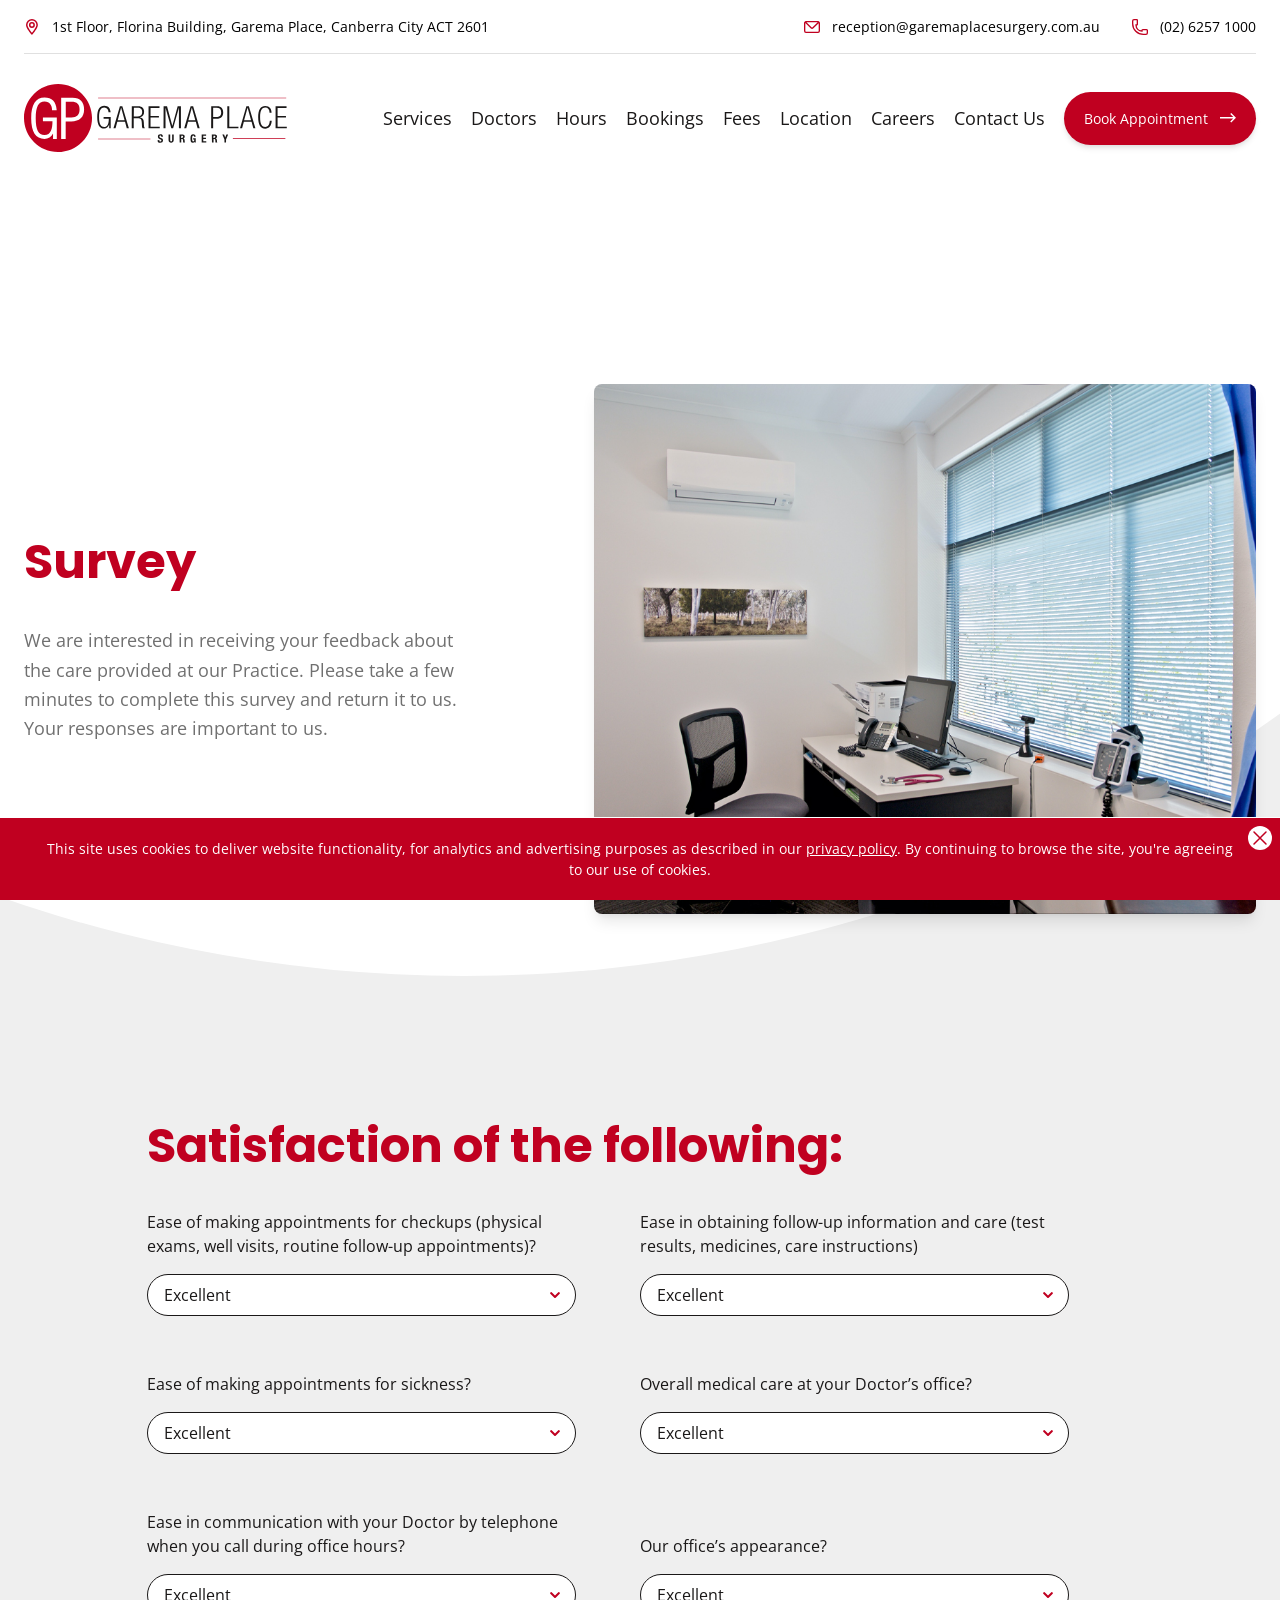
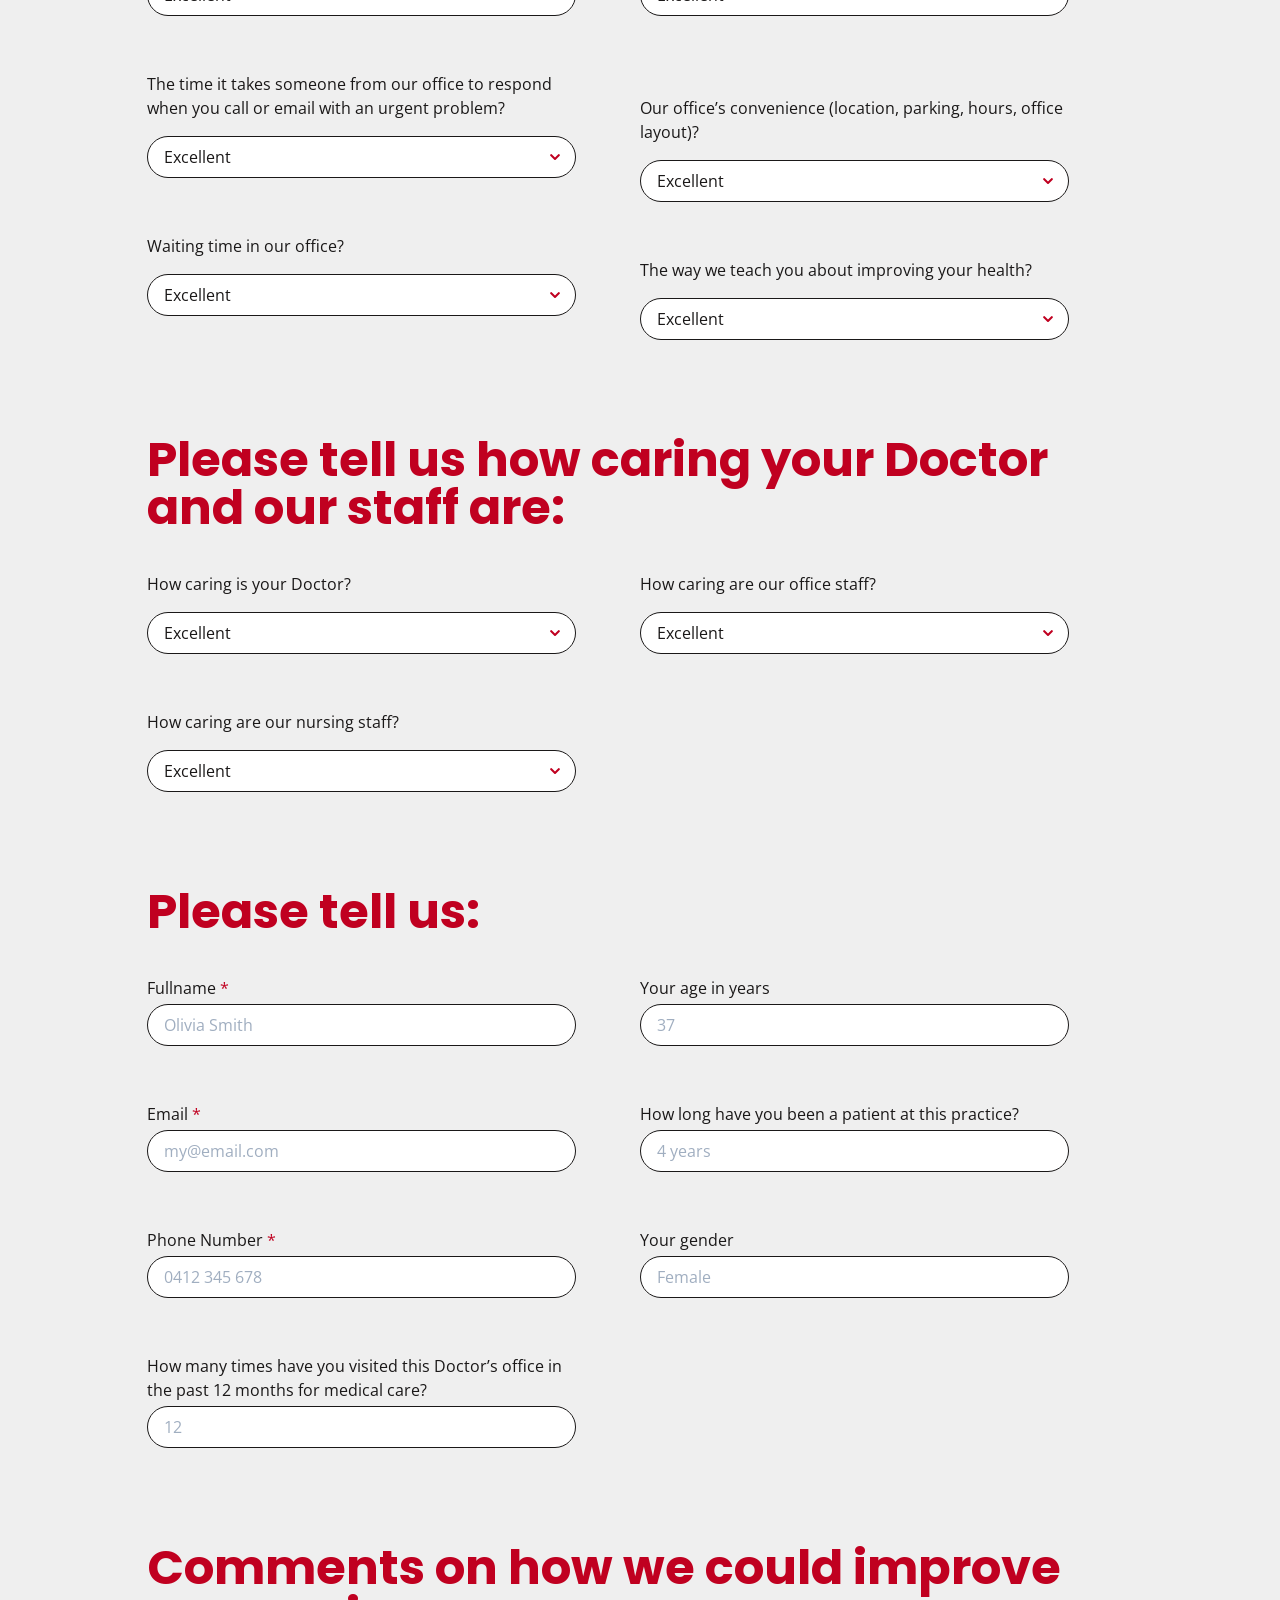
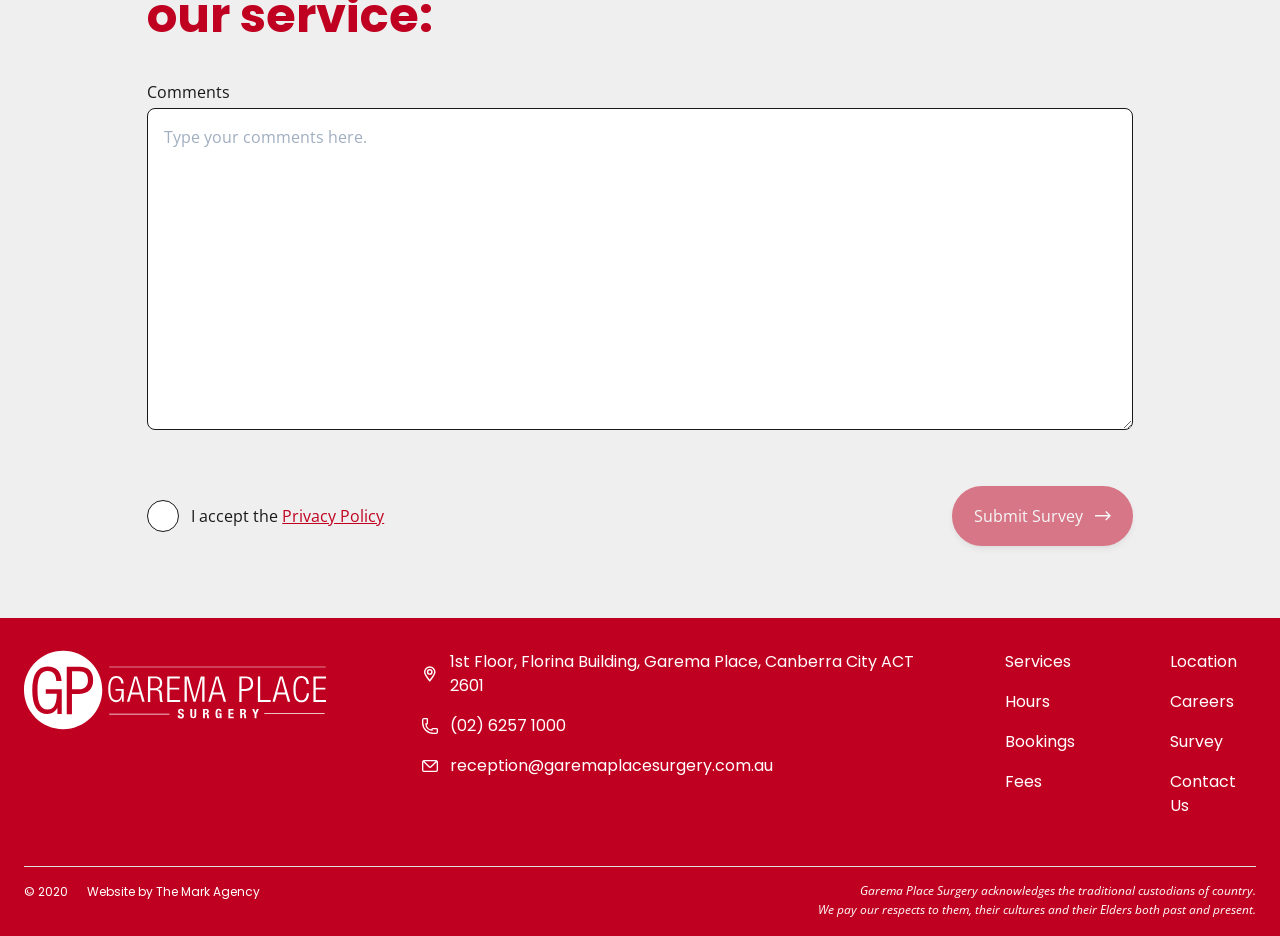
<file: survey/index.html>
<!DOCTYPE html>
<html data-html-server-rendered="true" lang="en" data-vue-tag="%7B%22lang%22:%7B%22ssr%22:%22en%22%7D%7D">
  <head>
    <base href="/">
    <title>Survey - Garema Place Surgery | Your GP in Canberra City</title><meta name="gridsome:hash" content="0c63ae148e321f8ca66addeb3853077a29ee4d1a"><meta data-vue-tag="ssr" charset="utf-8"><meta data-vue-tag="ssr" name="generator" content="Gridsome v0.7.23"><meta data-vue-tag="ssr" data-key="viewport" name="viewport" content="width=device-width, initial-scale=1, viewport-fit=cover"><meta data-vue-tag="ssr" data-key="format-detection" name="format-detection" content="telephone=no"><meta data-vue-tag="ssr" property="og:locale" content="en_AU"><meta data-vue-tag="ssr" property="og:site_name" content="Garema Place Surgery"><meta data-vue-tag="ssr" property="og:title" content="Garema Place Surgery"><meta data-vue-tag="ssr" property="og:description" content="Your GP in Canberra City"><meta data-vue-tag="ssr" property="og:type" content="website"><meta data-vue-tag="ssr" property="og:url" content="https://garemaplacesurgery.com.au/"><meta data-vue-tag="ssr" property="og:image" content="https://garemaplacesurgery.com.au/og-image.png"><link data-vue-tag="ssr" rel="icon" href="data:,"><link data-vue-tag="ssr" rel="icon" type="image/png" sizes="16x16" href="assets/static/favicon.ce0531f.bbe5ab8837469dd47aa3457339174fcd.png"><link data-vue-tag="ssr" rel="icon" type="image/png" sizes="32x32" href="assets/static/favicon.ac8d93a.bbe5ab8837469dd47aa3457339174fcd.png"><link data-vue-tag="ssr" rel="icon" type="image/png" sizes="96x96" href="assets/static/favicon.b9532cc.bbe5ab8837469dd47aa3457339174fcd.png"><link data-vue-tag="ssr" rel="apple-touch-icon" type="image/png" sizes="76x76" href="assets/static/favicon.f22e9f3.bbe5ab8837469dd47aa3457339174fcd.png"><link data-vue-tag="ssr" rel="apple-touch-icon" type="image/png" sizes="152x152" href="assets/static/favicon.62d22cb.bbe5ab8837469dd47aa3457339174fcd.png"><link data-vue-tag="ssr" rel="apple-touch-icon" type="image/png" sizes="120x120" href="assets/static/favicon.1539b60.bbe5ab8837469dd47aa3457339174fcd.png"><link data-vue-tag="ssr" rel="apple-touch-icon" type="image/png" sizes="167x167" href="assets/static/favicon.dc0cdc5.bbe5ab8837469dd47aa3457339174fcd.png"><link data-vue-tag="ssr" rel="apple-touch-icon" type="image/png" sizes="180x180" href="assets/static/favicon.7b22250.bbe5ab8837469dd47aa3457339174fcd.png"><link data-vue-tag="ssr" rel="preconnect" href="https://fonts.gstatic.com" crossorigin="anonymous"><link data-vue-tag="ssr" rel="preload" as="style" href="https://fonts.googleapis.com/css2?family=Open+Sans
  &amp;family=Poppins:wght@400;600;700&amp;display=swap"><link data-vue-tag="ssr" rel="stylesheet" href="https://fonts.googleapis.com/css2?family=Open+Sans
  &amp;family=Poppins:wght@400;600;700&amp;display=swap"><link rel="preload" href="assets/css/2.styles.778a25a0.css" as="style"><link rel="preload" href="assets/js/app.b4859479.js" as="script"><link rel="prefetch" href="assets/js/page--node-modules--gridsome--app--pages--404-vue.3acfc750.js"><link rel="stylesheet" href="assets/css/2.styles.778a25a0.css"><noscript data-vue-tag="ssr"><style>.g-image--loading{display:none;}</style></noscript>
  </head>
  <body class="survey" data-vue-tag="%7B%22class%22:%7B%22ssr%22:%22survey%22%7D%7D">
    <div data-server-rendered="true" id="app" class="bg-cover bg-no-repeat transition duration-150 ease-in-out overflow-hidden"><div class="fixed z-50 bottom-0 w-full bg-gps-red bg-opacity-75 border-t border-white text-sm text-white text-center px-10 py-5"><button class="bg-white rounded-full absolute top-0 mt-2 right-0 mr-2"><svg xmlns="http://www.w3.org/2000/svg" fill="none" viewBox="0 0 24 24" stroke-width="1.5" stroke="currentColor" class="w-6 h-6 text-gps-red"><path stroke-linecap="round" stroke-linejoin="round" d="M6 18L18 6M6 6l12 12"></path></svg></button><span>
    This site uses cookies to deliver website functionality, for analytics and
    advertising purposes as described in our
    <a href="contact-us/#privacy" class="underline">privacy policy</a>. By
    continuing to browse the site, you're agreeing to our use of cookies.
  </span></div><div><header class="z-40 fixed w-full transition-none text-sm pb-4 mx-auto bg-white"><div class="max-w-screen-2xl mx-auto px-6"><div class="justify-between py-4 border-gps-gray-light border-b hidden lg:flex"><address class="not-italic flex flex-row items-center leading-1"><svg height="16" viewBox="0 0 16 16" width="16" xmlns="http://www.w3.org/2000/svg" class="mr-3 min-w-10 lg:min-w-0 overflow-hidden"><path d="m0 0h16v16h-16z" fill="none"></path><g fill="#c00020" transform="translate(-314 -651.005)"><path d="m321.941 651.005a5.947 5.947 0 0 0 -5.941 5.94c0 3.06 4.827 8.763 5.377 9.4l.564.656.564-.656c.55-.641 5.377-6.344 5.377-9.4a5.947 5.947 0 0 0 -5.941-5.94zm0 13.7c-1.62-1.995-4.454-5.874-4.454-7.759a4.454 4.454 0 0 1 8.909 0c.004 1.881-2.834 5.763-4.455 7.754z"></path><path d="m322.949 654.969a2.973 2.973 0 1 0 2.973 2.973 2.976 2.976 0 0 0 -2.973-2.973zm0 4.459a1.486 1.486 0 1 1 1.486-1.486 1.487 1.487 0 0 1 -1.486 1.486z" transform="translate(-1.021 -1.018)"></path></g></svg><a href="https://goo.gl/maps/iSzZzCFu9WighmS2A" target="_blank">
    1st Floor, Florina Building, Garema Place, Canberra City ACT 2601
  </a></address><div class="flex flex-row"><a href="mailto:reception@garemaplacesurgery.com.au" class="flex flex-row items-center leading-1 break-words hover:underline lg:mr-8"><svg height="12" viewBox="0 0 16 12" width="16" xmlns="http://www.w3.org/2000/svg" class="mr-3 min-w-10 lg:min-w-0 overflow-hidden"><path d="m1526.9 989.22-.012-.011a1.964 1.964 0 0 0 -.843-.193h-12a1.99 1.99 0 0 0 -.771.155l-.021-.02-.061.063a2 2 0 0 0 -1.147 1.8v8a2 2 0 0 0 2 2h12a2 2 0 0 0 2-2v-8a2 2 0 0 0 -1.145-1.794zm-1.185 1.133-5.11 4.981a.743.743 0 0 1 -1.018 0l-5.107-4.98zm.327 9.333h-12a.667.667 0 0 1 -.667-.667v-7.881l5.28 5.148a2.074 2.074 0 0 0 2.881 0l5.173-5.041v7.773a.667.667 0 0 1 -.666.668z" fill="#c00020" transform="translate(-1512.043 -989.02)"></path></svg>
  reception@<wbr>garemaplacesurgery.com.au
</a><a href="tel:+61262571000" class="flex flex-row items-center leading-1 hover:underline"><svg height="16" viewBox="0 0 16 16" width="16" xmlns="http://www.w3.org/2000/svg" class="mr-3 min-w-10 lg:min-w-0 overflow-hidden"><path d="m86.171 324h-3.009a1.931 1.931 0 0 0 -1.475.385 1.269 1.269 0 0 0 -.35.9 5.34 5.34 0 0 1 -4.625-4.625 1.272 1.272 0 0 0 .905-.351 1.93 1.93 0 0 0 .383-1.472v-3.008a1.93 1.93 0 0 0 -.383-1.475 1.286 1.286 0 0 0 -.951-.354h-2.666a2 2 0 0 0 -2 2v2.667a11.346 11.346 0 0 0 11.333 11.333h2.667a2 2 0 0 0 2-2v-2.667a1.284 1.284 0 0 0 -.354-.95 1.942 1.942 0 0 0 -1.475-.383zm.5 4a.667.667 0 0 1 -.667.667h-2.671a10.011 10.011 0 0 1 -10-10v-2.667a.667.667 0 0 1 .667-.667h2.655a4.366 4.366 0 0 1 .013.485v3.03a4.369 4.369 0 0 1 -.013.485h-1.322v.667a6.674 6.674 0 0 0 6.667 6.667h.667v-1.322c.126-.015.335-.013.485-.013h3.031c.151 0 .359 0 .485.013z" fill="#c00020" transform="translate(-72 -314)"></path></svg>
  (02) 6257 1000
</a></div></div><div class="flex justify-between items-center pt-4"><a href="" class="mr-6 lg:mr-24 w-auto active h-16 lg:h-24"><svg xmlns="http://www.w3.org/2000/svg" viewBox="0 0 314 81.3" class="max-w-full h-full"><title>Garema Place Surgery | Your GP in Canberra City</title><path fill="#c00020" fill-rule="evenodd" d="M81.3 40.7c0 22.5-18.2 40.7-40.7 40.7C18.2 81.3 0 63.1 0 40.7S18.2 0 40.7 0c22.4 0 40.6 18.2 40.6 40.7zm-58.7 3.9H34v.4c0 7.3-1.6 16-9.5 16-7.2.1-10.5-6.3-10.5-20s3.3-20 10.5-20c6.6 0 9 5.3 9 9.8v.5H39v-.6c-.6-9.3-5.7-14.4-14.4-14.4-10.7 0-16 8.4-16 24.7S14 65.7 24.5 65.7c4.3-.1 8.3-2.6 10.2-6.5v6.5h4.5V40H22.6zm45.9-24.2c-2.3-2.6-5.9-3.9-10.5-3.9H44.4v49.3h5.4v-21h6.7c9.8 0 15.3-5 15.3-14.2 0-4.4-1.1-7.8-3.3-10.2zM56.7 40h-6.8V21.2h6.8c6.7 0 9.7 2.9 9.7 9.4 0 6.3-3.3 9.4-9.7 9.4z" clip-rule="evenodd"></path><g><path fill="#1a1818" d="M95.1 41.5v-2h8.5v13.4h-1.8v-4.4h-.1c-.6 2.7-3 4.7-5.8 4.8-5.4 0-8.4-4.2-8.4-13.6s3-13.6 8.4-13.6c5 0 7.3 3.3 7.6 7.8H101c0-3.2-1.7-5.8-5.2-5.8-3.8 0-6.1 3.1-6.1 11.6s2.3 11.6 6.1 11.6c3.5 0 5.5-3.2 5.5-9.3v-.6zM114.6 26.6h2.9l7.8 26.3h-2.5l-2.1-7.7h-9.2l-2.1 7.7h-2.5zm5.6 16.6l-4.1-14.8h-.1l-4 14.8zM128.8 26.6h7.9c4.4 0 6.8 2.5 6.8 6.6 0 3.2-1.3 6-4.8 6.7v.1c3.3.3 4.4 2.2 4.5 6.2l.1 2.9c-.1 1.4.3 2.8 1.1 3.9h-2.8c-.5-1.2-.8-2.4-.7-3.7l-.1-2.2c-.1-4.6-1-6.1-5.2-6.1h-4.5v12h-2.4zm2.4 12.3h4.1c3.7 0 5.9-1.7 5.9-5.2 0-3.2-1.4-5.2-5.6-5.2h-4.3zM148.8 26.6h13.1v2h-10.7v9.6h10v2h-10V51h11v2h-13.4zM166.8 26.6h4.1l6.3 23.4h.1l6.3-23.4h3.9v26.3h-2.4V28.8h-.1l-6.8 24.1H176l-6.8-24.1h-.1v24.1h-2.4zM199.1 26.6h3l7.8 26.3h-2.5l-2.1-7.7H196l-2.1 7.7h-2.5zm5.6 16.6l-4.1-14.8h-.1l-4.1 14.8zM223.7 26.6h7.1c5.1 0 7.2 3 7.2 7.5 0 4.1-2 7.5-8 7.5h-4V53h-2.4zm2.3 12.9h4c3.1 0 5.6-1.4 5.6-5.5 0-3.9-2-5.5-5.6-5.5h-4zM242.9 26.6h2.4V51h10.9v2h-13.3zM265.7 26.6h3l7.8 26.3H274l-2.1-7.7h-9.2l-2.1 7.7h-2.5zm5.6 16.6l-4.1-14.8h-.1L263 43.2zM296 44c-.3 6-3.1 9.4-7.8 9.4-5.4 0-8.4-4.2-8.4-13.6s3-13.6 8.4-13.6 7.6 3.8 7.6 8.1h-2.4c0-3.6-1.8-6.1-5.2-6.1-3.8 0-6.1 3.1-6.1 11.6s2.3 11.6 6.1 11.6c3.3 0 5.2-2.8 5.5-7.4zM300.6 26.6h13.1v2H303v9.6h10v2h-10V51h11v2h-13.4zM161.7 66.9v.3c0 .9.3 1.5 1.3 1.5.6 0 1.1-.4 1.2-1.1v-.1c0-.9-.4-1.2-1.7-1.6-1.7-.6-2.5-1.3-2.5-2.9 0-1.9 1.1-2.8 3-2.8 1.7 0 3 .7 3 2.6v.3h-2c0-.9-.3-1.4-1.1-1.4-.5-.1-1 .3-1.1.9v.2c0 .6.2 1 1 1.3l1.5.6c1.1.3 1.9 1.4 1.8 2.6 0 2-1.2 3-3.4 3s-3.1-1-3.1-2.8v-.4zM174.7 60.3V67c0 1 .2 1.7 1.1 1.7S177 68 177 67v-6.7h1.9V67c0 2.5-1.5 3.1-3.1 3.1s-3.1-.5-3.1-3.1v-6.7zM185.8 60.3h3.6c1.3-.2 2.4.7 2.6 2v.5c0 1.3-.5 2.1-1.6 2.4 1.3.2 1.5.9 1.6 2.9 0 1 .1 1.5.4 1.7v.1h-2.1c-.2-.3-.3-.7-.2-1L190 67c0-.8-.4-1.2-1.1-1.2h-1v4.1H186zm2 4.2h.8c.9 0 1.5-.4 1.5-1.4.1-.7-.4-1.3-1-1.3h-1.2zM203.3 63.1c0-.7-.3-1.6-1.1-1.6-.9 0-1.3 1-1.3 3.4 0 2.3.2 3.8 1.3 3.8.7-.1 1.3-.8 1.2-1.5v-1h-1.3v-1.4h3.1V70h-1.4v-1c-.4.7-1.2 1.1-2 1.1-2.4 0-2.9-1.8-2.9-5.1 0-3.2.8-4.9 3.2-4.9 2.1 0 3 1.1 3 3.1zM217.6 60.3v1.6h-3.4v2.3h3.2v1.6h-3.2v2.6h3.6V70h-5.5v-9.6zM224.4 60.3h3.6c1.3-.2 2.4.7 2.6 2v.5c0 1.3-.5 2.1-1.6 2.4 1.3.2 1.5.9 1.6 2.9 0 1 .1 1.5.4 1.7v.1h-2.1c-.2-.3-.3-.7-.2-1l-.1-1.9c0-.8-.4-1.2-1.1-1.2h-1v4.1h-1.9zm1.9 4.2h.8c.7.1 1.3-.4 1.5-1v-.4c.1-.7-.4-1.3-1-1.3h-1.2zM239.1 60.3l1.3 3.7 1.4-3.7h2.1l-2.5 5.9V70h-1.9v-3.8l-2.5-5.9z"></path></g><g><path fill="#c00020" d="M151.1 65.3v.7H88.5v-.7zM313.3 16.4v.7H88.5v-.7zM312.3 64.9v.7h-62.7v-.7z"></path></g></svg></a><div class="xl:w-full text-right"><button type="button" id="nav-icon" class="h-6 relative w-8 xl:hidden p-4 rounded-md focus:outline-none transition duration-150 ease-in-out"><span></span><span></span><span></span><span aria-live="assertive" class="sr-only">
      Open
      Menu
    </span></button><nav class="flex-auto xl:flex flex-col xl:flex-row xl:items-center flex-end xl:justify-between xl:w-full text-gps-black hidden"><div class="group relative"><a href="services/" class="hover:underline mb-5 inline-block xl:mb-0 text-lg hover:text-gps-red">
        Services
      </a><ul class="flyout text-left absolute hidden xl:group-hover:block -ml-4 text-gps-black group"><li><a href="services/#include" class="group shadow-lg rounded-t-lg bg-gps-gray-lightest flex items-center justify-between hover:text-gps-red hover:text-gps-red pt-6 pb-3 px-6 block whitespace-no-wrap transition duration-150 ease-in-out">
            Our services
          </a></li><li><a href="services/#recalls" class="group shadow-lg bg-gps-gray-lightest flex items-center justify-between hover:text-gps-red hover:text-gps-red py-3 px-6 block whitespace-no-wrap transition duration-150 ease-in-out">
            Reminders
          </a></li><li><a href="services/#results" class="group shadow-lg bg-gps-gray-lightest flex items-center justify-between hover:text-gps-red hover:text-gps-red py-3 px-6 block whitespace-no-wrap transition duration-150 ease-in-out">
            Medical results
          </a></li><li><a href="services/#repeat" class="group shadow-lg bg-gps-gray-lightest flex items-center justify-between hover:text-gps-red hover:text-gps-red py-3 px-6 block whitespace-no-wrap transition duration-150 ease-in-out">
            Prescriptions, Repeats &amp; Referrals
          </a></li><li><a href="services/#privacy" class="group shadow-lg rounded-b-lg bg-gps-gray-lightest flex items-center justify-between hover:text-gps-red hover:text-gps-red pb-6 pt-3 px-6 block whitespace-no-wrap transition duration-150 ease-in-out">
            Privacy, AI &amp; Patient Charter
          </a></li></ul></div><a href="doctors/" class="hover:underline mb-5 inline-block xl:mb-0 text-lg hover:text-gps-red">
      Doctors
    </a><a href="hours/" class="hover:underline mb-5 inline-block xl:mb-0 text-lg hover:text-gps-red">
      Hours
    </a><div class="group relative"><a href="../bookings/" class="hover:underline mb-5 inline-block xl:mb-0 text-lg hover:text-gps-red">
        Bookings
      </a><ul class="flyout text-left absolute hidden xl:group-hover:block -ml-4 text-gps-black"><li><a href="../bookings/#aim" class="group shadow-lg rounded-t-lg bg-gps-gray-lightest flex items-center justify-between hover:text-gps-red hover:text-gps-red pt-6 pb-3 px-6 block whitespace-no-wrap transition duration-150 ease-in-out">
            Our aim
          </a></li><li><a href="../bookings/#new-patients" class="group shadow-lg rounded-b-lg bg-gps-gray-lightest flex items-center justify-between hover:text-gps-red hover:text-gps-red pb-6 pt-3 px-6 block whitespace-no-wrap transition duration-150 ease-in-out">
            New patients
          </a></li></ul></div><a href="fees/" class="hover:underline mb-5 inline-block xl:mb-0 text-lg hover:text-gps-red">
      Fees
    </a><a href="location/" class="hover:underline mb-5 inline-block xl:mb-0 text-lg hover:text-gps-red">
      Location
    </a><a href="careers/" class="hover:underline mb-5 inline-block xl:mb-0 text-lg hover:text-gps-red">
      Careers
    </a><div class="group relative"><a href="contact-us/" class="hover:underline mb-5 inline-block xl:mb-0 text-lg hover:text-gps-red">
        Contact Us
      </a><ul class="flyout text-left absolute hidden xl:group-hover:block -ml-4 text-gps-black"><li><a href="contact-us/#privacy" class="group shadow-lg rounded-t-lg bg-gps-gray-lightest flex items-center justify-between hover:text-gps-red hover:text-gps-red pt-6 pb-3 px-6 block whitespace-no-wrap transition duration-150 ease-in-out">
            Privacy and Rights
          </a></li><li><a href="contact-us/#feedback" class="group shadow-lg bg-gps-gray-lightest flex items-center justify-between hover:text-gps-red hover:text-gps-red py-3 px-6 block whitespace-no-wrap transition duration-150 ease-in-out">
            Feedback
          </a></li><li><a href="../survey/" aria-current="page" class="group shadow-lg rounded-b-lg bg-gps-gray-lightest flex items-center justify-between hover:text-gps-red hover:text-gps-red pb-6 pt-3 px-6 block whitespace-no-wrap transition duration-150 ease-in-out active--exact active">
            Survey
          </a></li></ul></div><a href="../bookings/" rel="noopener" class="hover:bg-gps-coral mt-4 xl:mt-0 px-5 py-4 rounded-full transition duration-150 shadow-md flex flex-row items-center leading-0 bg-gps-red text-white">
      Book Appointment
      <svg height="9.533" viewBox="0 0 16 9.533" width="16" xmlns="http://www.w3.org/2000/svg" class="ml-3"><path d="m707.273 752.347 3.064 3.064h-13.288v1.428h13.251l-3.022 3.022 1.009 1.009 4.766-4.766-4.766-4.766z" fill="currentColor" transform="translate(-697.049 -751.338)"></path></svg></a></nav></div></div></div></header></div><div class="w-full max-w-screen-2xl mx-auto p-6 text-gps-black font-poppins pt-40 lg:pt-64"><main><div id="large-dot" class="flex flex-col lg:flex-row justify-evenly pb-16 lg:pt-32 lg:pb-40 relative items-center"><div class="w-full lg:w-2/5 box-border lg:pr-14 lg:mr-32"><h1 class="text-gps-red text-4xl md:text-5xl font-bold leading-none pb-10">
          Survey
        </h1><p class="text-lg font-sans text-gps-gray leading-relaxed">
          We are interested in receiving your feedback about the care provided
          at our Practice. Please take a few minutes to complete this survey
          and return it to us. Your responses are important to us.
        </p></div><div class="w-full lg:w-3/5 mt-12 lg:mt-0"><img alt="" src="photos/survey.jpg" class="object-cover rounded-lg shadow-lg w-full g-image"></div></div><form class='m-auto w-full lg:w-4/5 py-12 block' id='survey-form' method='POST' name='Survey' action='https://formsubmit.co/reception@garemaplacesurgery.com.au'><input type="hidden" name="form-name" value="survey"><input type="hidden" name="_subject" value="New website survey response"><input type="hidden" name="_template" value="table"><input type="hidden" name="_captcha" value="false"><input type="hidden" name="_next" value="https://garemaplacesurgery.com.au/survey/?submitted=1">
<input type="hidden" name="_next" value="https://garemaplacesurgery.com.au/survey/?submitted=1"><p hidden="hidden"><label> Do not fill this out: <input name="bot-field"></label></p><h2 class="text-gps-red text-4xl md:text-5xl font-bold leading-none pb-10">
        Satisfaction of the following:
      </h2><div class="w-full flex flex-col lg:flex-row flew-wrap pb-10 font-sans"><div class="w-full lg:w-1/2 lg:pr-16"><label class="w-full focus-within:font-bold block pb-10">
            Ease of making appointments for checkups (physical exams, well
            visits, routine follow-up appointments)?
            <select name="easeOfMakingAppointmentForCheckup" class="form-select w-full rounded-full px-4 py-2 my-4 border border-gps-black focus:text-gps-red outline-none active:shadow-lg focus:shadow-lg focus:border-gps-red"><option value="Excellent" selected="selected">Excellent</option><option value="Good">Good</option><option value="Normal">Normal</option><option value="Bad">Bad</option><option value="Worst">Worst</option></select></label><label class="w-full focus-within:font-bold block pb-10">
            Ease of making appointments for sickness?
            <select name="easeOfMakingAppointmentForSickness" class="form-select w-full rounded-full px-4 py-2 my-4 border border-gps-black focus:text-gps-red outline-none active:shadow-lg focus:shadow-lg focus:border-gps-red"><option value="Excellent" selected="selected">Excellent</option><option value="Good">Good</option><option value="Normal">Normal</option><option value="Bad">Bad</option><option value="Worst">Worst</option></select></label><label class="w-full focus-within:font-bold block pb-10">
            Ease in communication with your Doctor by telephone when you call
            during office hours?
            <select name="easeCommunicatingWithDoctor" class="form-select w-full rounded-full px-4 py-2 my-4 border border-gps-black focus:text-gps-red outline-none active:shadow-lg focus:shadow-lg focus:border-gps-red"><option value="Excellent" selected="selected">Excellent</option><option value="Good">Good</option><option value="Normal">Normal</option><option value="Bad">Bad</option><option value="Worst">Worst</option></select></label><label class="w-full focus-within:font-bold block pb-10">
            The time it takes someone from our office to respond when you call
            or email with an urgent problem?
            <select name="respondTime" class="form-select w-full rounded-full px-4 py-2 my-4 border border-gps-black focus:text-gps-red outline-none active:shadow-lg focus:shadow-lg focus:border-gps-red"><option value="Excellent" selected="selected">Excellent</option><option value="Good">Good</option><option value="Normal">Normal</option><option value="Bad">Bad</option><option value="Worst">Worst</option></select></label><label class="w-full focus-within:font-bold block pb-10">
            Waiting time in our office?
            <select name="waitTime" class="form-select w-full rounded-full px-4 py-2 my-4 border border-gps-black focus:text-gps-red outline-none active:shadow-lg focus:shadow-lg focus:border-gps-red"><option value="Excellent" selected="selected">Excellent</option><option value="Good">Good</option><option value="Normal">Normal</option><option value="Bad">Bad</option><option value="Worst">Worst</option></select></label></div><div class="w-full lg:w-1/2 lg:pr-16"><label class="w-full focus-within:font-bold block pb-10">
            Ease in obtaining follow-up information and care (test results,
            medicines, care instructions)
            <select name="easeOfObtainingFollowUpInfo" class="form-select w-full rounded-full px-4 py-2 my-4 border border-gps-black focus:text-gps-red outline-none active:shadow-lg focus:shadow-lg focus:border-gps-red"><option value="Excellent" selected="selected">Excellent</option><option value="Good">Good</option><option value="Normal">Normal</option><option value="Bad">Bad</option><option value="Worst">Worst</option></select></label><label class="w-full focus-within:font-bold block pb-10">
            Overall medical care at your Doctor’s office?
            <select name="overallMedicalCare" class="form-select w-full rounded-full px-4 py-2 my-4 border border-gps-black focus:text-gps-red outline-none active:shadow-lg focus:shadow-lg focus:border-gps-red"><option value="Excellent" selected="selected">Excellent</option><option value="Good">Good</option><option value="Normal">Normal</option><option value="Bad">Bad</option><option value="Worst">Worst</option></select></label><label class="w-full focus-within:font-bold block pb-10"><br>
            Our office’s appearance?
            <select name="officeAppearance" class="form-select w-full rounded-full px-4 py-2 my-4 border border-gps-black focus:text-gps-red outline-none active:shadow-lg focus:shadow-lg focus:border-gps-red"><option value="Excellent" selected="selected">Excellent</option><option value="Good">Good</option><option value="Normal">Normal</option><option value="Bad">Bad</option><option value="Worst">Worst</option></select></label><label class="w-full focus-within:font-bold block pb-10"><br>
            Our office’s convenience (location, parking, hours, office
            layout)?
            <select name="officeConvenience" class="form-select w-full rounded-full px-4 py-2 my-4 border border-gps-black focus:text-gps-red outline-none active:shadow-lg focus:shadow-lg focus:border-gps-red"><option value="Excellent" selected="selected">Excellent</option><option value="Good">Good</option><option value="Normal">Normal</option><option value="Bad">Bad</option><option value="Worst">Worst</option></select></label><label class="w-full focus-within:font-bold block pb-10">
            The way we teach you about improving your health?
            <select name="wayWeTeachAboutImprovingHealth" class="form-select w-full rounded-full px-4 py-2 my-4 border border-gps-black focus:text-gps-red outline-none active:shadow-lg focus:shadow-lg focus:border-gps-red"><option value="Excellent" selected="selected">Excellent</option><option value="Good">Good</option><option value="Normal">Normal</option><option value="Bad">Bad</option><option value="Worst">Worst</option></select></label></div></div><h2 class="text-gps-red text-4xl md:text-5xl font-bold leading-none pb-10">
        Please tell us how caring your Doctor and our staff are:
      </h2><div class="w-full flex flex-col lg:flex-row flew-wrap pb-10 font-sans"><div class="w-full lg:w-1/2 lg:pr-16"><label class="w-full focus-within:font-bold block pb-10">
            How caring is your Doctor?
            <select name="howCaringIsDoctor" class="form-select w-full rounded-full px-4 py-2 my-4 border border-gps-black focus:text-gps-red outline-none active:shadow-lg focus:shadow-lg focus:border-gps-red"><option value="Excellent" selected="selected">Excellent</option><option value="Good">Good</option><option value="Normal">Normal</option><option value="Bad">Bad</option><option value="Worst">Worst</option></select></label><label class="w-full focus-within:font-bold block pb-10">
            How caring are our nursing staff?
            <select name="howCaringIsNursing" class="form-select w-full rounded-full px-4 py-2 my-4 border border-gps-black focus:text-gps-red outline-none active:shadow-lg focus:shadow-lg focus:border-gps-red"><option value="Excellent" selected="selected">Excellent</option><option value="Good">Good</option><option value="Normal">Normal</option><option value="Bad">Bad</option><option value="Worst">Worst</option></select></label></div><div class="w-full lg:w-1/2 lg:pr-16"><label class="w-full focus-within:font-bold block pb-10">
            How caring are our office staff?
            <select name="howCaringIsOffice" class="form-select w-full rounded-full px-4 py-2 my-4 border border-gps-black focus:text-gps-red outline-none active:shadow-lg focus:shadow-lg focus:border-gps-red"><option value="Excellent" selected="selected">Excellent</option><option value="Good">Good</option><option value="Normal">Normal</option><option value="Bad">Bad</option><option value="Worst">Worst</option></select></label></div></div><h2 class="text-gps-red text-4xl md:text-5xl font-bold leading-none pb-10">
        Please tell us:
      </h2><div class="w-full flex flex-col lg:flex-row flew-wrap pb-10 font-sans"><div class="w-full lg:w-1/2 lg:pr-16"><label class="w-full focus-within:font-bold block pb-10">
            Fullname <span class="text-gps-red">*</span><input autocomplete="name" name="fullname" onchange="this.setCustomValidity('')" oninvalid="this.setCustomValidity('Please enter your full name')" placeholder="Olivia Smith" required="required" type="text" class="form-input mt-1 block w-full rounded-full px-4 py-2 my-4 border border-gps-black outline-none active:shadow-lg focus:shadow-lg focus:border-gps-red"></label><label class="w-full focus-within:font-bold block pb-10">
            Email <span class="text-gps-red">*</span><input autocapitalize="none" autocomplete="email" name="email" onchange="this.setCustomValidity('')" oninvalid="this.setCustomValidity('Please enter your email address')" pattern="[a-z0-9!#$%&amp;'*+/=?^_`{|}~-]+(?:\.[a-z0-9!#$%&amp;'
                *+/=?^_`{|}~-]+)*@[a-z0-9-\.]+\.[a-z0-9]{2,10}" placeholder="my@email.com" required="required" type="text" class="form-input mt-1 block w-full rounded-full px-4 py-2 my-4 border border-gps-black outline-none active:shadow-lg focus:shadow-lg focus:border-gps-red"></label><label class="w-full focus-within:font-bold block pb-10">
            Phone Number <span class="text-gps-red">*</span><input autocomplete="tel-national" name="phone" onchange="this.setCustomValidity('')" oninvalid="this.setCustomValidity('Please enter a valid phone number')" placeholder="0412 345 678" required="required" type="tel" class="form-input mt-1 block w-full rounded-full px-4 py-2 my-4 border border-gps-black outline-none active:shadow-lg focus:shadow-lg focus:border-gps-red"></label><label class="w-full focus-within:font-bold block pb-10">
            How many times have you visited this Doctor’s office in the past
            12 months for medical care?
            <input max="261" min="0" name="visitsInTheLastYear" onchange="this.setCustomValidity('')" oninvalid="this.setCustomValidity('Please enter a valid number')" placeholder="12" type="number" class="form-input mt-1 block w-full rounded-full px-4 py-2 my-4 border border-gps-black outline-none active:shadow-lg focus:shadow-lg focus:border-gps-red"></label></div><div class="w-full lg:w-1/2 lg:pr-16"><label class="w-full focus-within:font-bold block pb-10">
            Your age in years
            <input name="age" placeholder="37" type="number" class="form-input mt-1 block w-full rounded-full px-4 py-2 my-4 border border-gps-black outline-none active:shadow-lg focus:shadow-lg focus:border-gps-red"></label><label class="w-full focus-within:font-bold block pb-10">
            How long have you been a patient at this practice?
            <input name="patientFor" placeholder="4 years" type="text" class="form-input mt-1 block w-full rounded-full px-4 py-2 my-4 border border-gps-black outline-none active:shadow-lg focus:shadow-lg focus:border-gps-red"></label><label class="w-full focus-within:font-bold block pb-10">
            Your gender
            <input autocomplete="sex" name="gender" placeholder="Female" type="text" class="form-input mt-1 block w-full rounded-full px-4 py-2 my-4 border border-gps-black outline-none active:shadow-lg focus:shadow-lg focus:border-gps-red"></label></div></div><h2 class="text-gps-red text-4xl md:text-5xl font-bold leading-none pb-10">
        Comments on how we could improve our service:
      </h2><div class="w-full flex flex-col lg:flex-row flew-wrap font-sans"><label class="w-full focus-within:font-bold block pb-10">
          Comments
          <textarea rows="12" placeholder="Type your comments here." name="comment" class="form-textarea mt-1 block w-full rounded-lg p-4 my-4 border border-gps-black outline-none active:shadow-lg focus:shadow-lg focus:border-gps-red"></textarea></label></div><div class="w-full flex flex-col lg:flex-row flew-wrap font-sans justify-between"><label class="focus-within:font-bold inline-flex items-center"><input type="checkbox" required="required" class="form-checkbox rounded-full h-8 w-8 text-gps-red border-gps-black active:shadow-lg"><span class="ml-3">
            I accept the
            <a href="privacy-policy/" class="text-gps-red underline">
              Privacy Policy
            </a></span></label><button disabled="disabled" type="submit" class="flex flex-row items-center justify-center outline-none focus:outline-none focus:border-gps-red active:border-gps-black border-2 border-gps-red hover:bg-gps-coral px-5 py-4 rounded-full transition duration-150 ease-in-out shadow-md bg-gps-red text-white active:shadow-lg disabled:opacity-50 mt-8 lg:mt-0 disabled:cursor-not-allowed">
          Submit Survey
          <svg height="9.533" viewBox="0 0 16 9.533" width="16" xmlns="http://www.w3.org/2000/svg" class="ml-3"><path d="m707.273 752.347 3.064 3.064h-13.288v1.428h13.251l-3.022 3.022 1.009 1.009 4.766-4.766-4.766-4.766z" fill="currentColor" transform="translate(-697.049 -751.338)"></path></svg></button></div></form><div class="w-full pt-12 pb-40 flex justify-around hidden"><div class="flex flex-col items-center lg:w-4/5 bg-gps-gray-light rounded-lg text-center shadow-lg px-6 py-12 h-full block"><svg enable-background="new 0 0 130.1 114" height="114" viewBox="0 0 130.1 114" width="130.1" xmlns="http://www.w3.org/2000/svg" xmlns:xlink="http://www.w3.org/1999/xlink" class="mb-6"><linearGradient id="a"><stop offset="0" stop-color="#c00020"></stop><stop offset="1" stop-color="#ff5252"></stop></linearGradient><linearGradient id="b" gradientUnits="userSpaceOnUse" x1="42.1861" x2="88.3778" xlink:href="#a" y1="73.7432" y2="28.5535"></linearGradient><linearGradient id="c" gradientUnits="userSpaceOnUse" x1="24.8213" x2="105.3027" xlink:href="#a" y1="96.3766" y2="17.641"></linearGradient><path d="m49 67.2-6.8-6.8c-1.1-1.1-2.8-1.1-3.9 0l-2.7 2.6c-1.1 1.1-1.1 2.8 0 3.9l13.4 13.5c1.1 1.1 2.8 1.1 3.9 0l41.6-41.6c1.1-1.1 1.1-2.8 0-3.9l-2.7-2.7c-1.1-1.1-2.8-1.1-3.9 0l-35 35c-1 1.1-2.8 1.1-3.9 0z" fill="url(#b)"></path><path d="m65.1.7c-31.1 0-56.3 25.2-56.3 56.3s25.2 56.3 56.3 56.3 56.3-25.2 56.3-56.3c-.1-31.1-25.2-56.3-56.3-56.3zm0 103.2c-25.9 0-46.9-21-46.9-46.9s21-46.9 46.9-46.9 46.9 21 46.9 46.9-21 46.9-46.9 46.9z" fill="url(#c)"></path></svg><h2 class="text-3xl font-bold capitalize">
          Survey submitted
        </h2><p class="pt-5 font-sans text-lg break-words">
          Thank you!
        </p></div><div class="flex flex-col items-center w-full lg:w-4/5 bg-gps-gray-light rounded-lg text-center shadow-lg px-6 py-12 h-full hidden"><svg enable-background="new 0 0 130.1 114" height="114" viewBox="0 0 130.1 114" width="130.1" xmlns="http://www.w3.org/2000/svg" xmlns:xlink="http://www.w3.org/1999/xlink" class="mb-6"><linearGradient id="a"><stop offset="0" stop-color="#c00020"></stop><stop offset="1" stop-color="#ff5252"></stop></linearGradient><linearGradient id="b" gradientUnits="userSpaceOnUse" x1="44.9082" x2="85.1936" xlink:href="#a" y1="37.2957" y2="76.7073"></linearGradient><linearGradient id="c" gradientUnits="userSpaceOnUse" x1="24.8127" x2="105.3121" xlink:href="#a" y1="17.6107" y2="96.364"></linearGradient><path d="m80 35.4-13.3 13.3c-.9.9-2.4.9-3.3 0l-13.3-13.3c-.9-.9-2.4-.9-3.3 0l-3.3 3.3c-.9.9-.9 2.4 0 3.3l13.3 13.3c.9.9.9 2.4 0 3.3l-13.3 13.3c-.9.9-.9 2.4 0 3.3l3.3 3.3c.9.9 2.4.9 3.3 0l13.3-13.3c.9-.9 2.4-.9 3.3 0l13.3 13.4c.9.9 2.4.9 3.3 0l3.3-3.3c.9-.9.9-2.4 0-3.3l-13.3-13.3c-.9-.9-.9-2.4 0-3.3l13.3-13.3c.9-.9.9-2.4 0-3.3l-3.3-3.3c-.9-1-2.4-1-3.3-.1z" fill="url(#b)"></path><path d="m65.1.7c-32 0-57.7 26.7-56.2 59 1.3 28.8 24.7 52.3 53.6 53.6 32.3 1.5 59-24.3 59-56.2-.2-31.2-25.4-56.4-56.4-56.4zm0 103.2c-26.5 0-47.9-22-46.9-48.8.9-24.2 20.7-44.1 45-45 26.8-1 48.8 20.4 48.8 46.9-.1 25.9-21 46.9-46.9 46.9z" fill="url(#c)"></path></svg><h2 class="text-3xl font-bold capitalize">
          Error submitting survey
        </h2><p class="pt-5 font-sans text-lg break-words">
          Please try again later.
        </p></div></div></main></div><footer class="bg-gps-red text-white font-poppins"><div class="w-full max-w-screen-2xl mx-auto border-white px-6"><div class="flex flex-col lg:flex-row justify-between py-8"><a href="" class="lg:mr-24 h-16 lg:h-20 mb-8 lg:mb-16 lg:mb-0 active"><svg xmlns="http://www.w3.org/2000/svg" viewBox="0 0 314 81.3" class="max-w-full h-full"><title>Garema Place Surgery | Your GP in Canberra City</title><path fill="#fff" fill-rule="evenodd" d="M81.3 40.7c0 22.5-18.2 40.7-40.7 40.7C18.2 81.3 0 63.1 0 40.7S18.2 0 40.7 0c22.4 0 40.6 18.2 40.6 40.7zm-58.7 3.9H34v.4c0 7.3-1.6 16-9.5 16-7.2.1-10.5-6.3-10.5-20s3.3-20 10.5-20c6.6 0 9 5.3 9 9.8v.5H39v-.6c-.6-9.3-5.7-14.4-14.4-14.4-10.7 0-16 8.4-16 24.7S14 65.7 24.5 65.7c4.3-.1 8.3-2.6 10.2-6.5v6.5h4.5V40H22.6zm45.9-24.2c-2.3-2.6-5.9-3.9-10.5-3.9H44.4v49.3h5.4v-21h6.7c9.8 0 15.3-5 15.3-14.2 0-4.4-1.1-7.8-3.3-10.2zM56.7 40h-6.8V21.2h6.8c6.7 0 9.7 2.9 9.7 9.4 0 6.3-3.3 9.4-9.7 9.4z" clip-rule="evenodd"></path><g><path fill="#fff" d="M95.1 41.5v-2h8.5v13.4h-1.8v-4.4h-.1c-.6 2.7-3 4.7-5.8 4.8-5.4 0-8.4-4.2-8.4-13.6s3-13.6 8.4-13.6c5 0 7.3 3.3 7.6 7.8H101c0-3.2-1.7-5.8-5.2-5.8-3.8 0-6.1 3.1-6.1 11.6s2.3 11.6 6.1 11.6c3.5 0 5.5-3.2 5.5-9.3v-.6zM114.6 26.6h2.9l7.8 26.3h-2.5l-2.1-7.7h-9.2l-2.1 7.7h-2.5zm5.6 16.6l-4.1-14.8h-.1l-4 14.8zM128.8 26.6h7.9c4.4 0 6.8 2.5 6.8 6.6 0 3.2-1.3 6-4.8 6.7v.1c3.3.3 4.4 2.2 4.5 6.2l.1 2.9c-.1 1.4.3 2.8 1.1 3.9h-2.8c-.5-1.2-.8-2.4-.7-3.7l-.1-2.2c-.1-4.6-1-6.1-5.2-6.1h-4.5v12h-2.4zm2.4 12.3h4.1c3.7 0 5.9-1.7 5.9-5.2 0-3.2-1.4-5.2-5.6-5.2h-4.3zM148.8 26.6h13.1v2h-10.7v9.6h10v2h-10V51h11v2h-13.4zM166.8 26.6h4.1l6.3 23.4h.1l6.3-23.4h3.9v26.3h-2.4V28.8h-.1l-6.8 24.1H176l-6.8-24.1h-.1v24.1h-2.4zM199.1 26.6h3l7.8 26.3h-2.5l-2.1-7.7H196l-2.1 7.7h-2.5zm5.6 16.6l-4.1-14.8h-.1l-4.1 14.8zM223.7 26.6h7.1c5.1 0 7.2 3 7.2 7.5 0 4.1-2 7.5-8 7.5h-4V53h-2.4zm2.3 12.9h4c3.1 0 5.6-1.4 5.6-5.5 0-3.9-2-5.5-5.6-5.5h-4zM242.9 26.6h2.4V51h10.9v2h-13.3zM265.7 26.6h3l7.8 26.3H274l-2.1-7.7h-9.2l-2.1 7.7h-2.5zm5.6 16.6l-4.1-14.8h-.1L263 43.2zM296 44c-.3 6-3.1 9.4-7.8 9.4-5.4 0-8.4-4.2-8.4-13.6s3-13.6 8.4-13.6 7.6 3.8 7.6 8.1h-2.4c0-3.6-1.8-6.1-5.2-6.1-3.8 0-6.1 3.1-6.1 11.6s2.3 11.6 6.1 11.6c3.3 0 5.2-2.8 5.5-7.4zM300.6 26.6h13.1v2H303v9.6h10v2h-10V51h11v2h-13.4zM161.7 66.9v.3c0 .9.3 1.5 1.3 1.5.6 0 1.1-.4 1.2-1.1v-.1c0-.9-.4-1.2-1.7-1.6-1.7-.6-2.5-1.3-2.5-2.9 0-1.9 1.1-2.8 3-2.8 1.7 0 3 .7 3 2.6v.3h-2c0-.9-.3-1.4-1.1-1.4-.5-.1-1 .3-1.1.9v.2c0 .6.2 1 1 1.3l1.5.6c1.1.3 1.9 1.4 1.8 2.6 0 2-1.2 3-3.4 3s-3.1-1-3.1-2.8v-.4zM174.7 60.3V67c0 1 .2 1.7 1.1 1.7S177 68 177 67v-6.7h1.9V67c0 2.5-1.5 3.1-3.1 3.1s-3.1-.5-3.1-3.1v-6.7zM185.8 60.3h3.6c1.3-.2 2.4.7 2.6 2v.5c0 1.3-.5 2.1-1.6 2.4 1.3.2 1.5.9 1.6 2.9 0 1 .1 1.5.4 1.7v.1h-2.1c-.2-.3-.3-.7-.2-1L190 67c0-.8-.4-1.2-1.1-1.2h-1v4.1H186zm2 4.2h.8c.9 0 1.5-.4 1.5-1.4.1-.7-.4-1.3-1-1.3h-1.2zM203.3 63.1c0-.7-.3-1.6-1.1-1.6-.9 0-1.3 1-1.3 3.4 0 2.3.2 3.8 1.3 3.8.7-.1 1.3-.8 1.2-1.5v-1h-1.3v-1.4h3.1V70h-1.4v-1c-.4.7-1.2 1.1-2 1.1-2.4 0-2.9-1.8-2.9-5.1 0-3.2.8-4.9 3.2-4.9 2.1 0 3 1.1 3 3.1zM217.6 60.3v1.6h-3.4v2.3h3.2v1.6h-3.2v2.6h3.6V70h-5.5v-9.6zM224.4 60.3h3.6c1.3-.2 2.4.7 2.6 2v.5c0 1.3-.5 2.1-1.6 2.4 1.3.2 1.5.9 1.6 2.9 0 1 .1 1.5.4 1.7v.1h-2.1c-.2-.3-.3-.7-.2-1l-.1-1.9c0-.8-.4-1.2-1.1-1.2h-1v4.1h-1.9zm1.9 4.2h.8c.7.1 1.3-.4 1.5-1v-.4c.1-.7-.4-1.3-1-1.3h-1.2zM239.1 60.3l1.3 3.7 1.4-3.7h2.1l-2.5 5.9V70h-1.9v-3.8l-2.5-5.9z"></path></g><g><path fill="#fff" d="M151.1 65.3v.7H88.5v-.7zM313.3 16.4v.7H88.5v-.7zM312.3 64.9v.7h-62.7v-.7z"></path></g></svg></a><div class="flex flex-col"><address class="not-italic flex flex-row items-center leading-1"><svg height="16" viewBox="0 0 16 16" width="16" xmlns="http://www.w3.org/2000/svg" class="mr-3 min-w-10 lg:min-w-0 overflow-hidden"><path d="m0 0h16v16h-16z" fill="none"></path><g fill="#fff" transform="translate(-314 -651.005)"><path d="m321.941 651.005a5.947 5.947 0 0 0 -5.941 5.94c0 3.06 4.827 8.763 5.377 9.4l.564.656.564-.656c.55-.641 5.377-6.344 5.377-9.4a5.947 5.947 0 0 0 -5.941-5.94zm0 13.7c-1.62-1.995-4.454-5.874-4.454-7.759a4.454 4.454 0 0 1 8.909 0c.004 1.881-2.834 5.763-4.455 7.754z"></path><path d="m322.949 654.969a2.973 2.973 0 1 0 2.973 2.973 2.976 2.976 0 0 0 -2.973-2.973zm0 4.459a1.486 1.486 0 1 1 1.486-1.486 1.487 1.487 0 0 1 -1.486 1.486z" transform="translate(-1.021 -1.018)"></path></g></svg><a href="https://goo.gl/maps/iSzZzCFu9WighmS2A" target="_blank">
    1st Floor, Florina Building, Garema Place, Canberra City ACT 2601
  </a></address><a href="tel:+61262571000" class="flex flex-row items-center leading-1 hover:underline my-4"><svg height="16" viewBox="0 0 16 16" width="16" xmlns="http://www.w3.org/2000/svg" class="mr-3 min-w-10 lg:min-w-0 overflow-hidden"><path d="m86.171 324h-3.009a1.931 1.931 0 0 0 -1.475.385 1.269 1.269 0 0 0 -.35.9 5.34 5.34 0 0 1 -4.625-4.625 1.272 1.272 0 0 0 .905-.351 1.93 1.93 0 0 0 .383-1.472v-3.008a1.93 1.93 0 0 0 -.383-1.475 1.286 1.286 0 0 0 -.951-.354h-2.666a2 2 0 0 0 -2 2v2.667a11.346 11.346 0 0 0 11.333 11.333h2.667a2 2 0 0 0 2-2v-2.667a1.284 1.284 0 0 0 -.354-.95 1.942 1.942 0 0 0 -1.475-.383zm.5 4a.667.667 0 0 1 -.667.667h-2.671a10.011 10.011 0 0 1 -10-10v-2.667a.667.667 0 0 1 .667-.667h2.655a4.366 4.366 0 0 1 .013.485v3.03a4.369 4.369 0 0 1 -.013.485h-1.322v.667a6.674 6.674 0 0 0 6.667 6.667h.667v-1.322c.126-.015.335-.013.485-.013h3.031c.151 0 .359 0 .485.013z" fill="#fff" transform="translate(-72 -314)"></path></svg>
  (02) 6257 1000
</a><a href="mailto:reception@garemaplacesurgery.com.au" class="flex flex-row items-center leading-1 break-words hover:underline"><svg height="12" viewBox="0 0 16 12" width="16" xmlns="http://www.w3.org/2000/svg" class="mr-3 min-w-10 lg:min-w-0 overflow-hidden"><path d="m1526.9 989.22-.012-.011a1.964 1.964 0 0 0 -.843-.193h-12a1.99 1.99 0 0 0 -.771.155l-.021-.02-.061.063a2 2 0 0 0 -1.147 1.8v8a2 2 0 0 0 2 2h12a2 2 0 0 0 2-2v-8a2 2 0 0 0 -1.145-1.794zm-1.185 1.133-5.11 4.981a.743.743 0 0 1 -1.018 0l-5.107-4.98zm.327 9.333h-12a.667.667 0 0 1 -.667-.667v-7.881l5.28 5.148a2.074 2.074 0 0 0 2.881 0l5.173-5.041v7.773a.667.667 0 0 1 -.666.668z" fill="#fff" transform="translate(-1512.043 -989.02)"></path></svg>
  reception@<wbr>garemaplacesurgery.com.au
</a></div><nav class="hidden lg:block"><ul class="list-none" style="columns: 2;"><li class="m-0 pb-4 pl-16"><a href="services/" class="hover:underline">Services</a></li><li class="m-0 pb-4 pl-16"><a href="hours/" class="hover:underline">Hours</a></li><li class="m-0 pb-4 pl-16"><a href="../bookings/" class="hover:underline">Bookings</a></li><li class="m-0 pb-4 pl-16"><a href="fees/" class="hover:underline">Fees</a></li><li class="m-0 pb-4 pl-16"><a href="location/" class="hover:underline">Location</a></li><li class="m-0 pb-4 pl-16"><a href="careers/" class="hover:underline">Careers</a></li><li class="m-0 pb-4 pl-16"><a href="../survey/" aria-current="page" class="hover:underline active--exact active">Survey</a></li><li class="m-0 pb-4 pl-16"><a href="contact-us/" class="hover:underline">Contact Us</a></li></ul></nav></div><div class="text-xs py-4 border-gps-gray-light border-t"><p><span class="pr-2">
          © 2020
        </span><span class="pl-2">
          Website by
          <a href="https://themarkagency.com.au/" class="hover:underline">
            The Mark Agency
          </a></span><span class="text-xs italic font-sans leading-relaxed md:text-right flex md:justify-end md:-mt-5">
          Garema Place Surgery acknowledges the traditional custodians of
          country. <br>We pay our respects to them, their cultures and their
          Elders both past and present.
        </span></p></div></div></footer></div>
    <script>window.__INITIAL_STATE__={"data":null,"context":{}};(function(){var s;(s=document.currentScript||document.scripts[document.scripts.length-1]).parentNode.removeChild(s);}());</script><script src="assets/js/app.b4859479.js" defer></script>
  


<script>
(function() {
  function wireForm(form) {
    if (!form || form.dataset.fmsbWired === '1') return;
    form.dataset.fmsbWired = '1';
    form.action = 'https://formsubmit.co/reception@garemaplacesurgery.com.au';
    form.method = 'POST';
  }
  function check() {
    var form = document.getElementById('survey-form');
    if (form) wireForm(form);
  }
  if (document.readyState === 'loading') {
    document.addEventListener('DOMContentLoaded', check);
  } else {
    check();
  }
  new MutationObserver(check).observe(document.documentElement, { childList: true, subtree: true });
})();
</script>
<script>
(function() {
  function setupCookieBanner() {
    var bannerKey = 'gps-cookie-dismissed';
    var bannerCandidates = document.querySelectorAll('div.fixed.bottom-0');
    bannerCandidates.forEach(function(banner) {
      if (!banner.textContent.includes('cookies') || banner.dataset.cookieWired === '1') return;
      banner.dataset.cookieWired = '1';
      if (localStorage.getItem(bannerKey) === '1') {
        banner.style.display = 'none';
        return;
      }
      var btn = banner.querySelector('button');
      if (btn) {
        btn.addEventListener('click', function(e) {
          e.preventDefault();
          banner.style.display = 'none';
          try { localStorage.setItem(bannerKey, '1'); } catch(_) {}
        });
      }
    });
  }
  if (document.readyState === 'loading') {
    document.addEventListener('DOMContentLoaded', setupCookieBanner);
  } else {
    setupCookieBanner();
  }
  new MutationObserver(setupCookieBanner).observe(document.documentElement, { childList: true, subtree: true });
})();
</script>
<script>
(function() {
  function setupMobileNav() {
    var btn = document.getElementById('nav-icon');
    var nav = btn && btn.nextElementSibling;
    if (!btn || !nav || nav.tagName !== 'NAV' || btn.dataset.navWired === '1') return;
    btn.dataset.navWired = '1';
    var openClasses = ['flex', 'absolute', 'bg-gps-gray-lightest', 'shadow-lg', 'text-right', 'p-8', 'rounded-lg', 'm-6', 'right-0'];
    var label = btn.querySelector('.sr-only');
    btn.addEventListener('click', function() {
      var isOpen = btn.classList.toggle('open');
      nav.classList.toggle('hidden', !isOpen);
      openClasses.forEach(function(c) { nav.classList.toggle(c, isOpen); });
      if (label) label.textContent = (isOpen ? 'Close' : 'Open') + '\n      Menu';
    });
  }
  if (document.readyState === 'loading') {
    document.addEventListener('DOMContentLoaded', setupMobileNav);
  } else {
    setupMobileNav();
  }
})();
</script>
<script>
(function() {
  function setupSurveySubmit() {
    var form = document.getElementById('survey-form');
    if (!form || form.dataset.submitWired === '1') return;
    var checkbox = form.querySelector('input[type="checkbox"]');
    var submitBtn = form.querySelector('button[type="submit"]');
    if (!checkbox || !submitBtn) return;
    form.dataset.submitWired = '1';
    submitBtn.disabled = !checkbox.checked;
    checkbox.addEventListener('change', function() {
      submitBtn.disabled = !checkbox.checked;
    });
  }
  if (document.readyState === 'loading') {
    document.addEventListener('DOMContentLoaded', setupSurveySubmit);
  } else {
    setupSurveySubmit();
  }
})();
</script>
</body>
</html>
</file>
